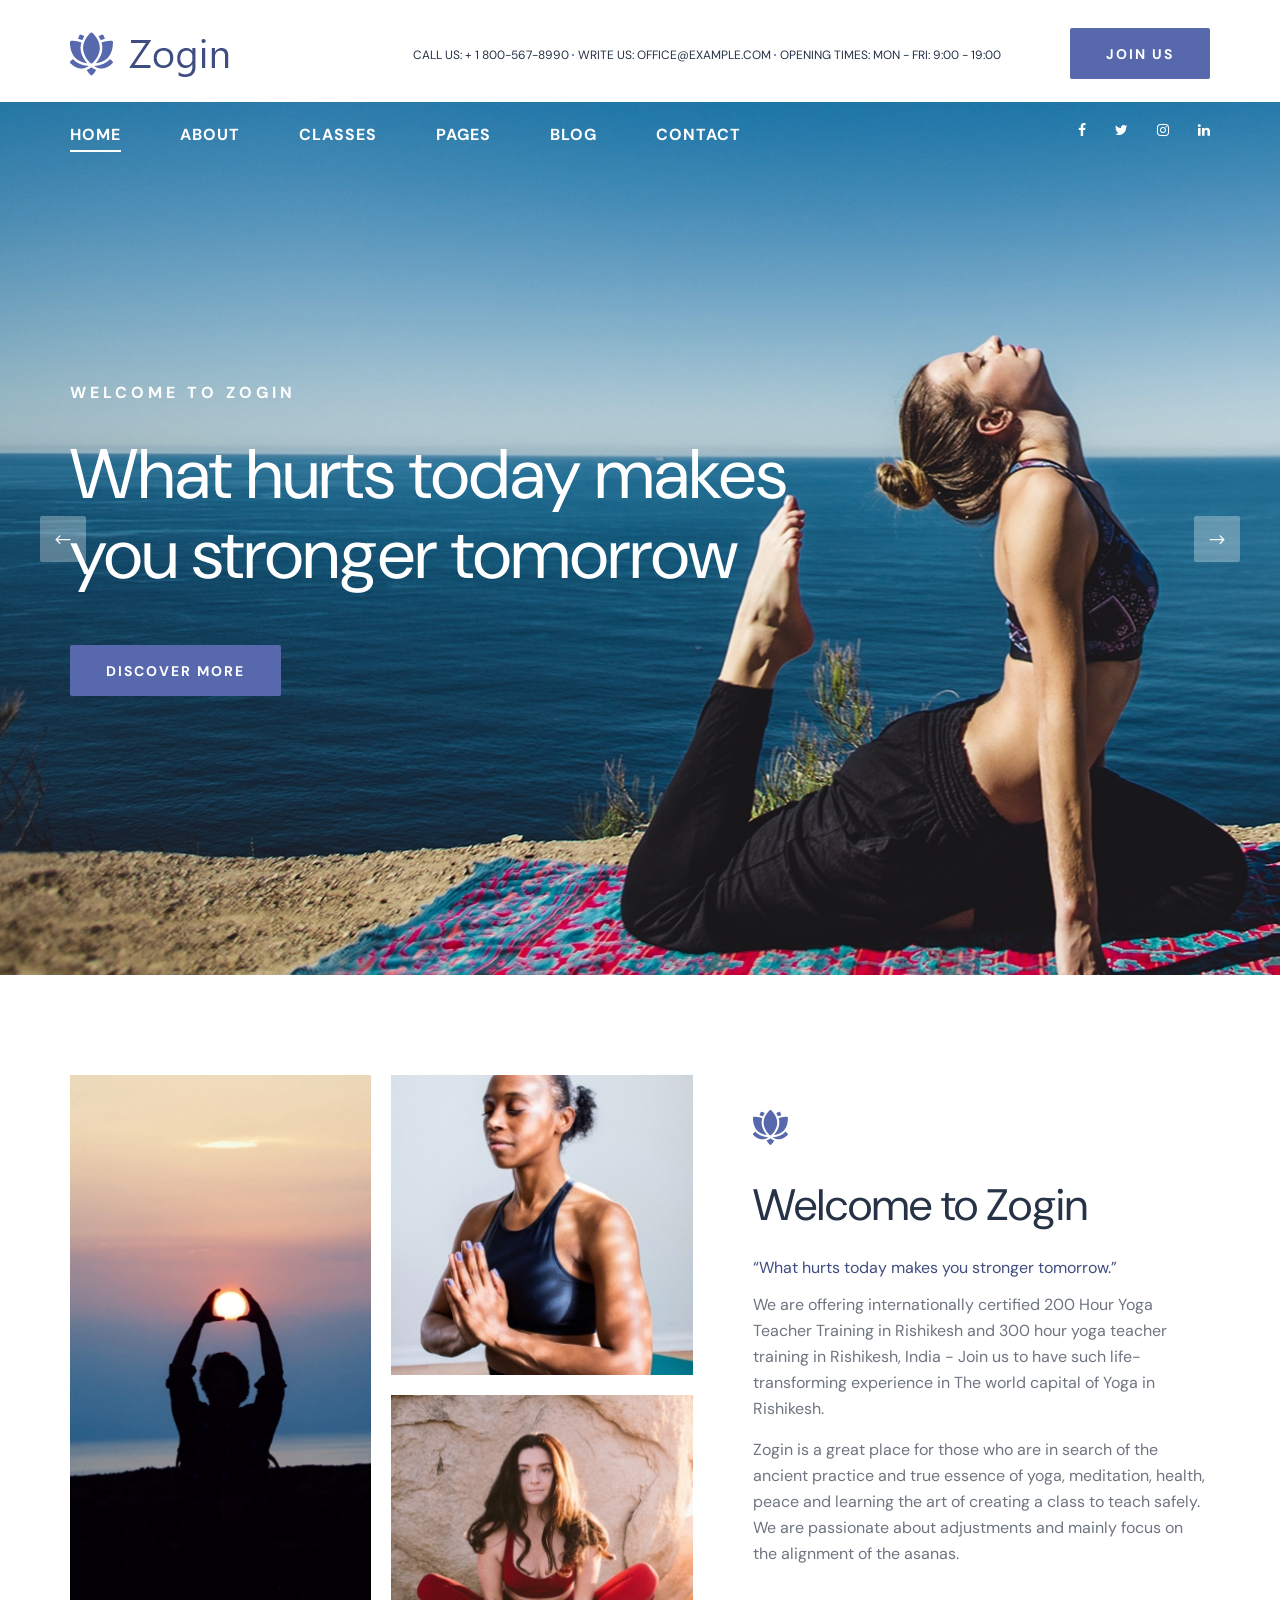
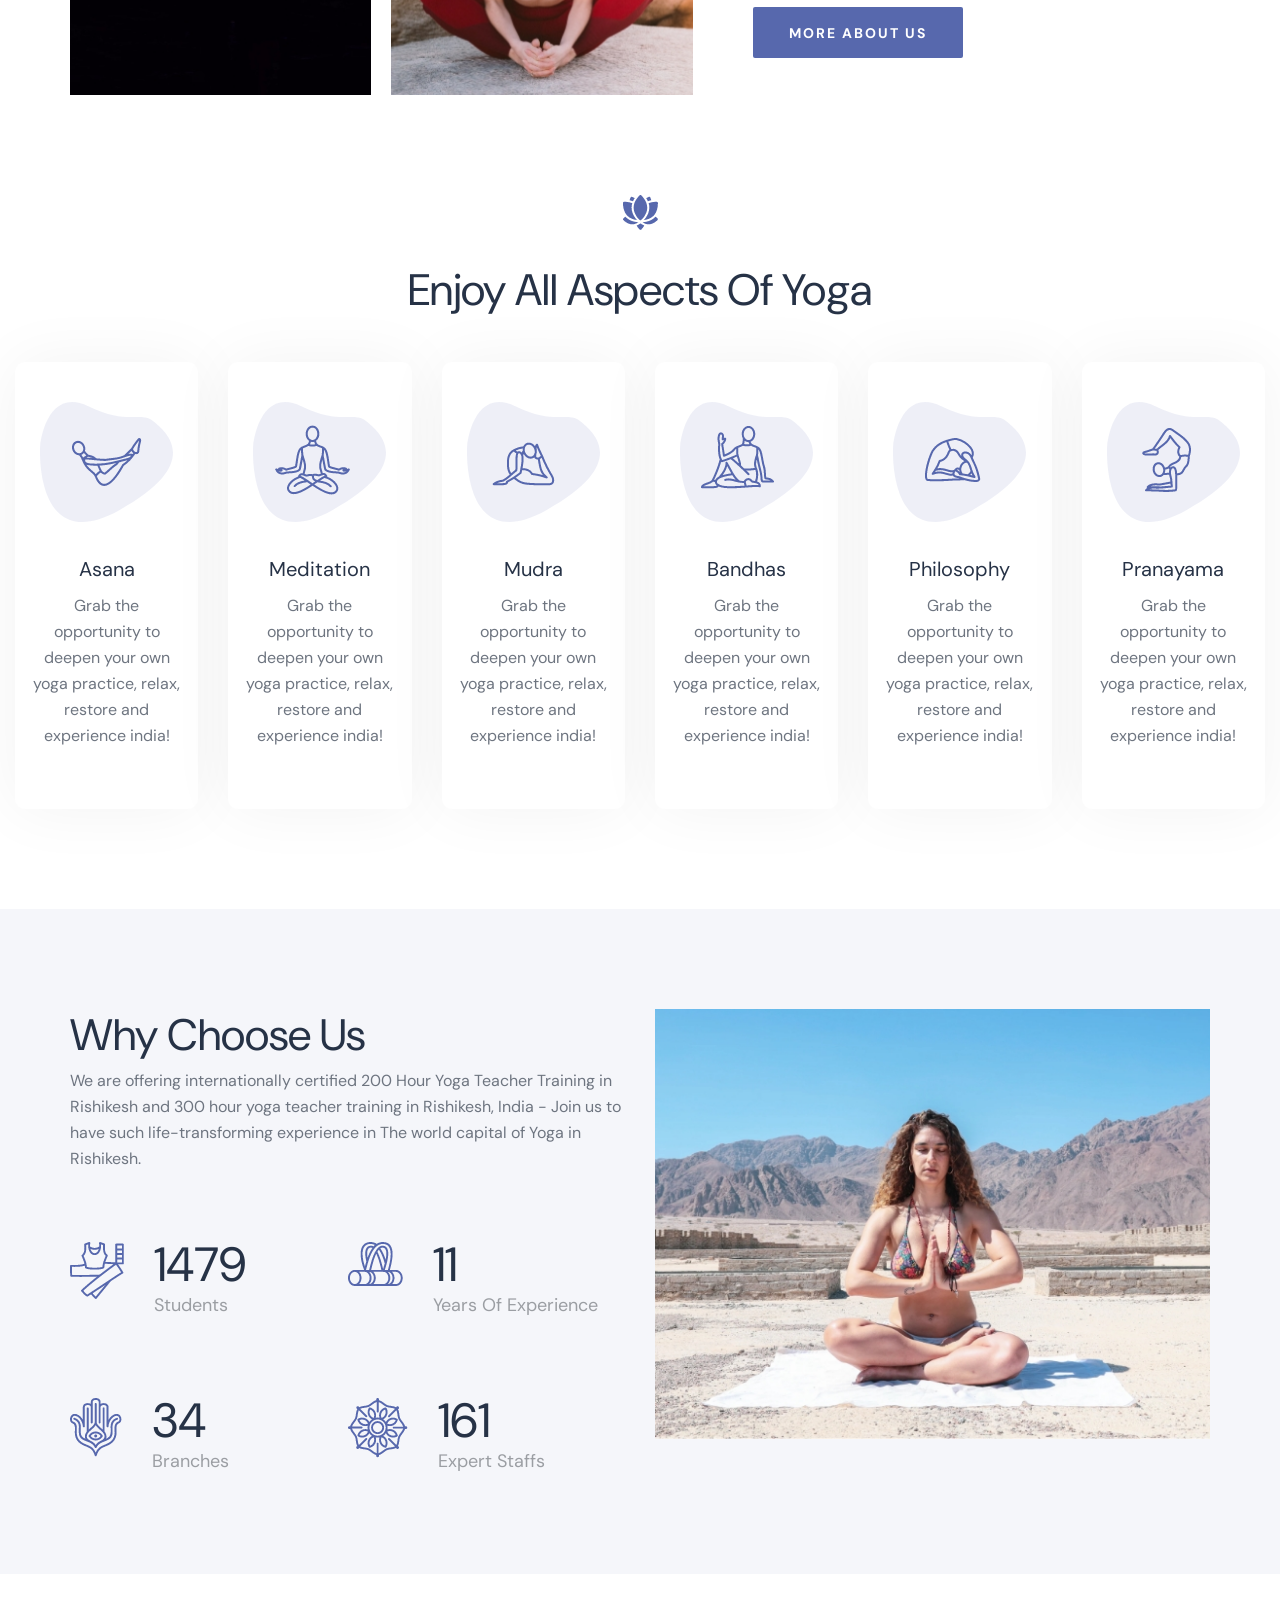
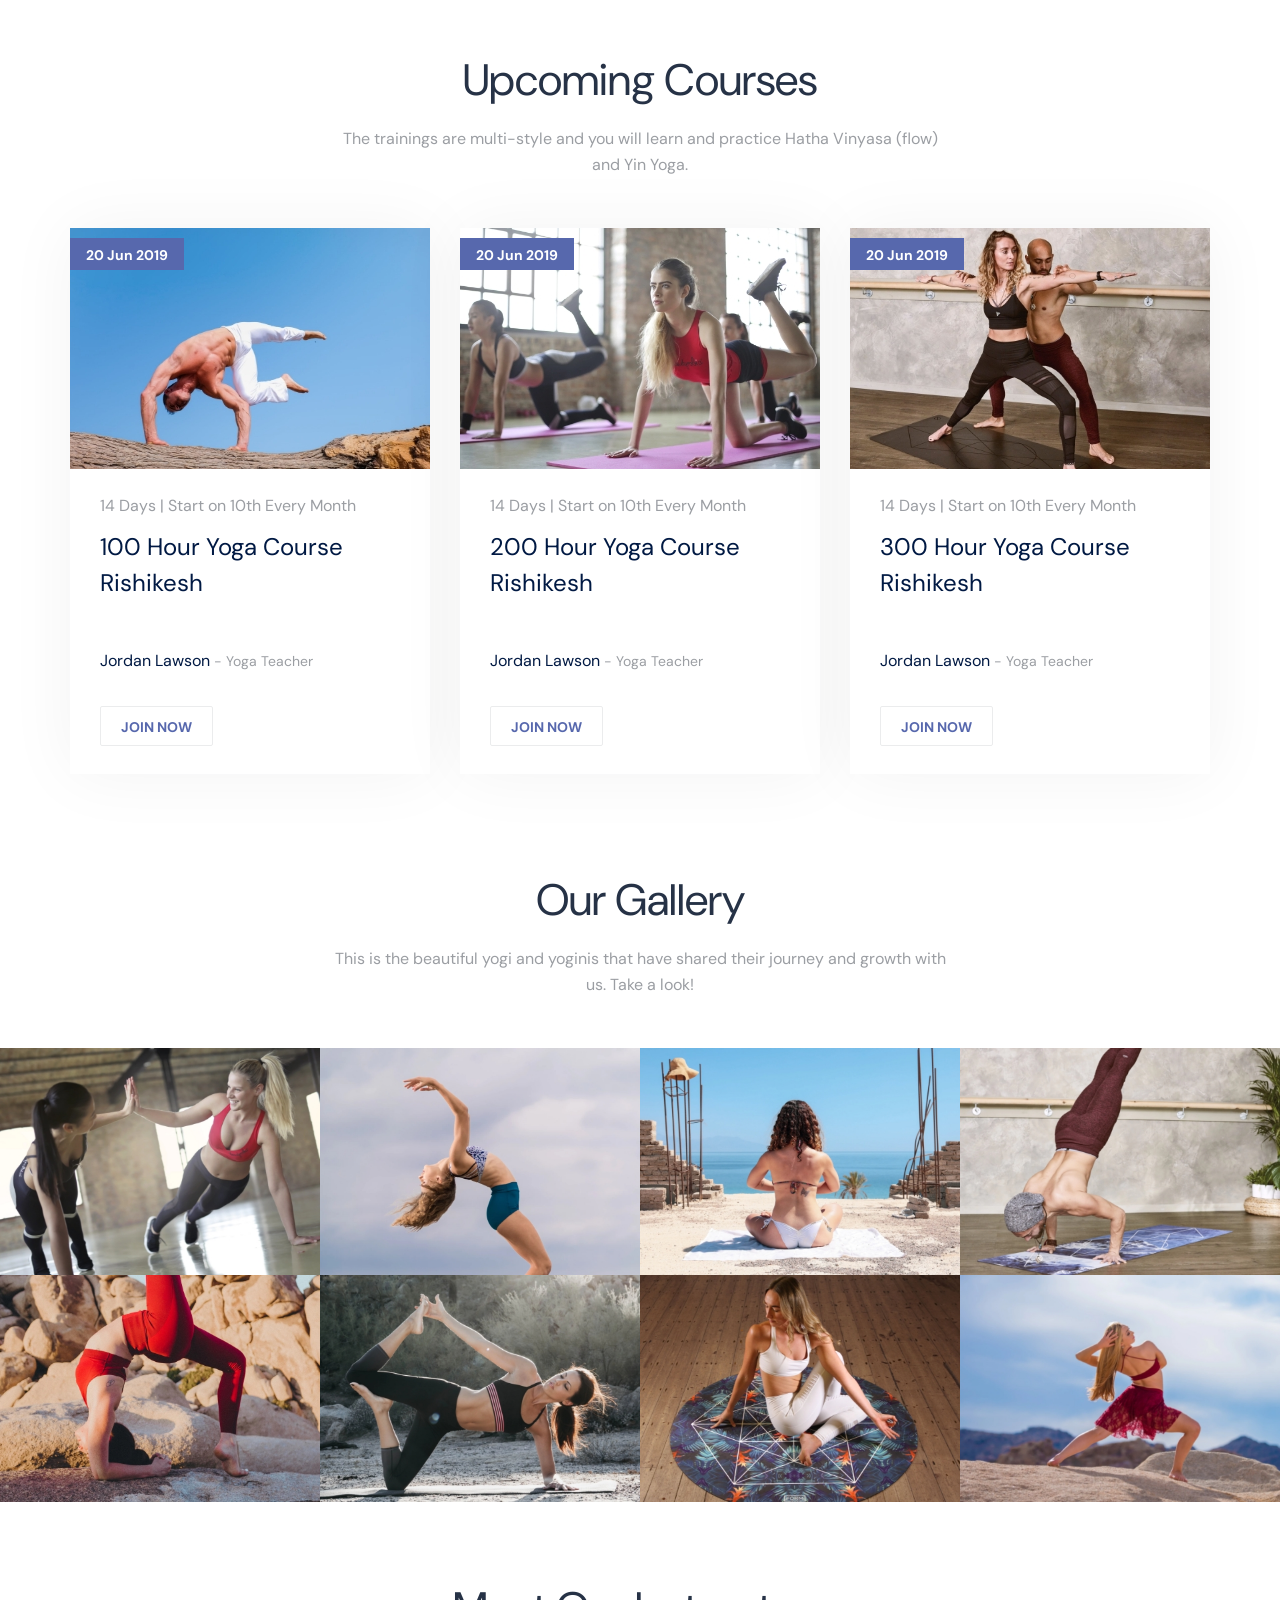
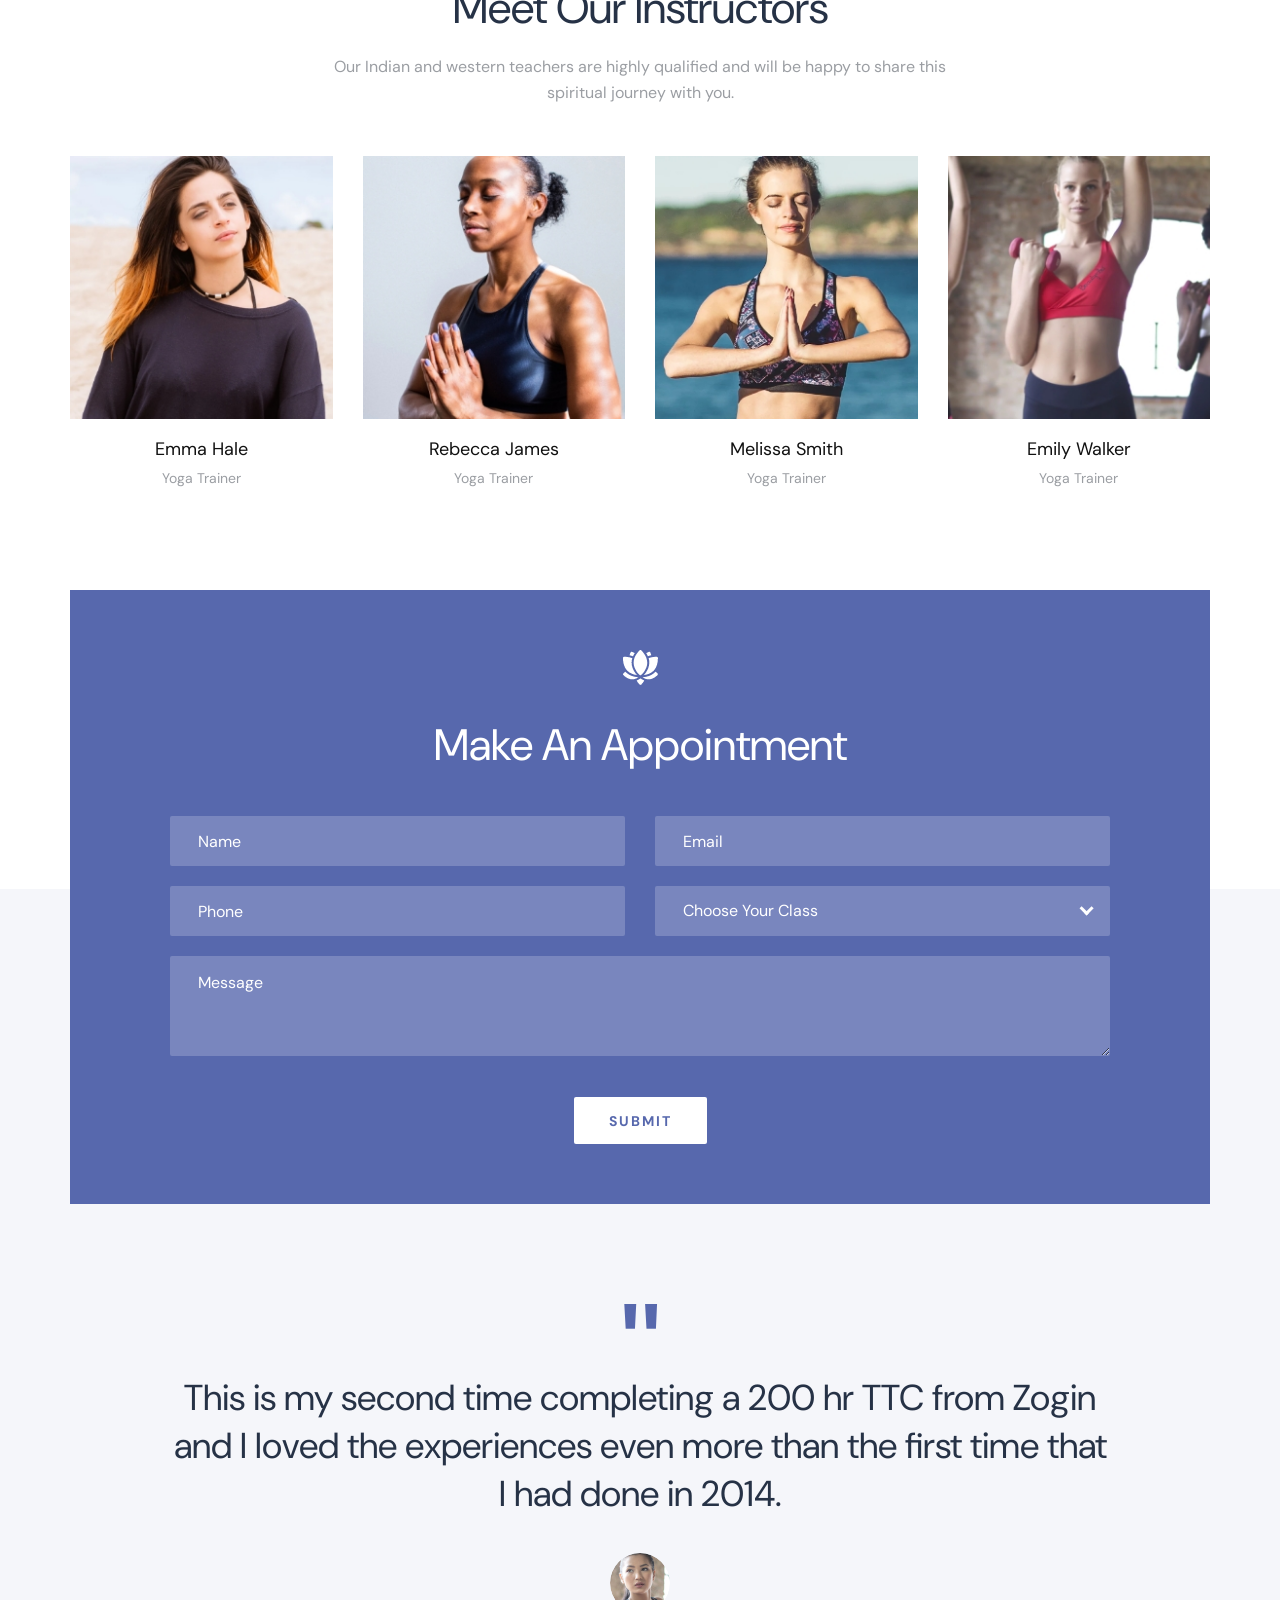
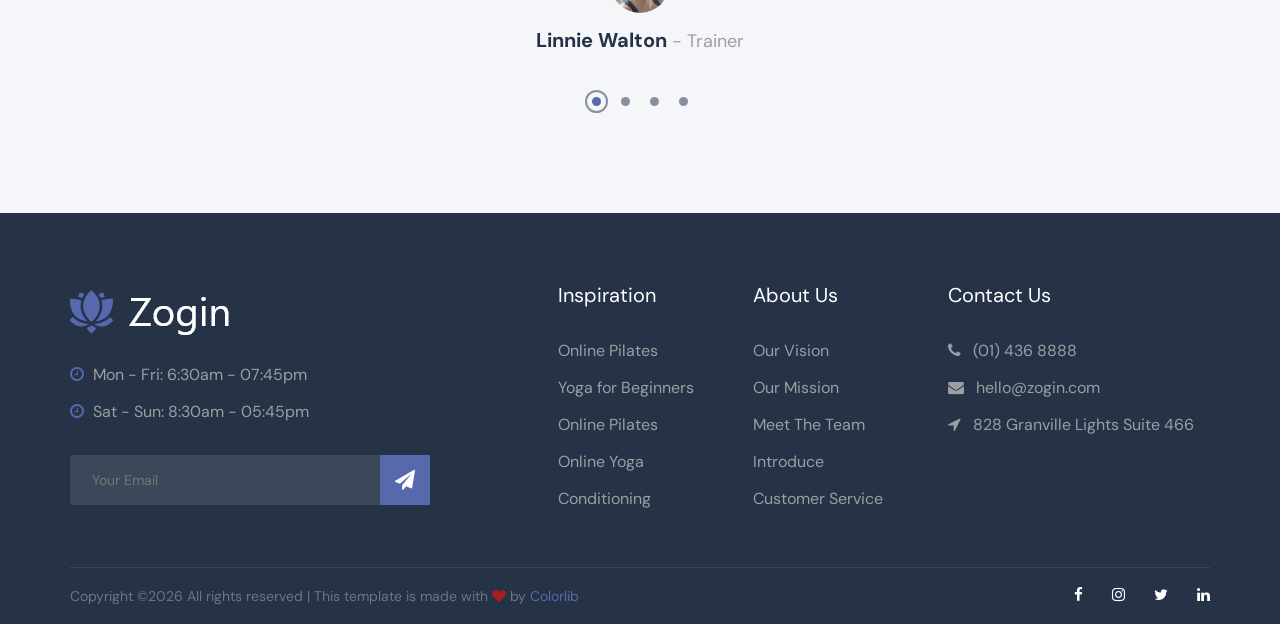
<file: FSDP.UI.MVC/_Archive/index.html>
<!DOCTYPE html>
<html lang="zxx">

<head>
    <meta charset="UTF-8">
    <meta name="description" content="Directing Template">
    <meta name="keywords" content="Directing, unica, creative, html">
    <meta name="viewport" content="width=device-width, initial-scale=1.0">
    <meta http-equiv="X-UA-Compatible" content="ie=edge">
    <title>Zogin | Template</title>

    <!-- Google Font -->
    <link href="https://fonts.googleapis.com/css2?family=DM+Sans:wght@400;500;700&display=swap" rel="stylesheet">

    <!-- Css Styles -->
    <link rel="stylesheet" href="css/bootstrap.min.css" type="text/css">
    <link rel="stylesheet" href="css/font-awesome.min.css" type="text/css">
    <link rel="stylesheet" href="css/elegant-icons.css" type="text/css">
    <link rel="stylesheet" href="css/nice-select.css" type="text/css">
    <link rel="stylesheet" href="css/barfiller.css" type="text/css">
    <link rel="stylesheet" href="css/owl.carousel.min.css" type="text/css">
    <link rel="stylesheet" href="css/slicknav.min.css" type="text/css">
    <link rel="stylesheet" href="css/style.css" type="text/css">
</head>

<body>
    <!-- Page Preloder -->
    <div id="preloder">
        <div class="loader"></div>
    </div>

    <!-- Offcanvas Menu Begin -->
    <div class="offcanvas-menu-overlay"></div>
    <div class="offcanvas-menu">
        <div class="offcanvas__logo">
            <a href="./index.html"><img src="img/logo.png" alt=""></a>
        </div>
        <div id="mobile-menu-wrap"></div>
        <div class="offcanvas__widget">
            <ul>
                <li>CALL US: + 1 800-567-8990</li>
                <li>WRITE US: OFFICE@EXAMPLE.COM</li>
                <li>OPENING TIMES: MON - FRI: 9:00 - 19:00</li>
            </ul>
            <a href="#" class="primary-btn">JOIN US</a>
        </div>
        <nav class="header__menu">
            <ul class="mobile-menu">
                <li class="active"><a href="./index.html">Home</a></li>
                <li><a href="./about-us.html">About</a></li>
                <li><a href="./classes.html">Classes</a></li>
                <li><a href="#">Pages</a>
                    <ul class="dropdown">
                        <li><a href="./classes-details.html">Classes Details</a></li>
                        <li><a href="./blog-details.html">Blog Details</a></li>
                        <li><a href="./pricing.html">Pricing</a></li>
                        <li><a href="./faq.html">Faq</a></li>
                    </ul>
                </li>
                <li><a href="./blog.html">Blog</a></li>
                <li><a href="./contact.html">Contact</a></li>
            </ul>
        </nav>
        <div class="offcanvas__social">
            <a href="#"><i class="fa fa-facebook"></i></a>
            <a href="#"><i class="fa fa-twitter"></i></a>
            <a href="#"><i class="fa fa-instagram"></i></a>
            <a href="#"><i class="fa fa-linkedin"></i></a>
        </div>
    </div>
    <!-- Offcanvas Menu End -->

    <!-- Header Section Begin -->
    <header class="header">
        <div class="header__top">
            <div class="container">
                <div class="row">
                    <div class="col-lg-3 col-md-3">
                        <div class="header__logo">
                            <a href="./index.html"><img src="img/logo.png" alt=""></a>
                        </div>
                    </div>
                    <div class="col-lg-9 col-md-9">
                        <div class="header__top__widget">
                            <ul>
                                <li>CALL US: + 1 800-567-8990</li>
                                <li>WRITE US: OFFICE@EXAMPLE.COM</li>
                                <li>OPENING TIMES: MON - FRI: 9:00 - 19:00</li>
                            </ul>
                            <a href="#" class="primary-btn">JOIN US</a>
                        </div>
                    </div>
                </div>
                <div class="canvas__open">
                    <i class="fa fa-bars"></i>
                </div>
            </div>
        </div>
        <div class="header__nav">
            <div class="container">
                <div class="row">
                    <div class="col-lg-9 col-md-9">
                        <nav class="header__menu">
                            <ul>
                                <li class="active"><a href="./index.html">Home</a></li>
                                <li><a href="./about-us.html">About</a></li>
                                <li><a href="./classes.html">Classes</a></li>
                                <li><a href="#">Pages</a>
                                    <ul class="dropdown">
                                        <li><a href="./classes-details.html">Classes Details</a></li>
                                        <li><a href="./blog-details.html">Blog Details</a></li>
                                        <li><a href="./pricing.html">Pricing</a></li>
                                        <li><a href="./faq.html">Faq</a></li>
                                    </ul>
                                </li>
                                <li><a href="./blog.html">Blog</a></li>
                                <li><a href="./contact.html">Contact</a></li>
                            </ul>
                        </nav>
                    </div>
                    <div class="col-lg-3 col-md-3">
                        <div class="header__social">
                            <a href="#"><i class="fa fa-facebook"></i></a>
                            <a href="#"><i class="fa fa-twitter"></i></a>
                            <a href="#"><i class="fa fa-instagram"></i></a>
                            <a href="#"><i class="fa fa-linkedin"></i></a>
                        </div>
                    </div>
                </div>
            </div>
        </div>
    </header>
    <!-- Header Section End -->

    <!-- Hero Section Begin -->
    <section class="hero">
        <div class="hero__sliders owl-carousel">
            <div class="hero__items set-bg" data-setbg="img/hero/hero-1.jpg">
                <div class="container">
                    <div class="row">
                        <div class="col-lg-8">
                            <div class="hero__text">
                                <span>Welcome to Zogin</span>
                                <h2>What hurts today makes you stronger tomorrow</h2>
                                <a href="#" class="primary-btn">DISCOVER MORE</a>
                            </div>
                        </div>
                    </div>
                </div>
            </div>
            <div class="hero__items set-bg" data-setbg="img/hero/hero-1.jpg">
                <div class="container">
                    <div class="row">
                        <div class="col-lg-8">
                            <div class="hero__text">
                                <span>Welcome to Zogin</span>
                                <h2>What hurts today makes you stronger tomorrow</h2>
                                <a href="#" class="primary-btn">DISCOVER MORE</a>
                            </div>
                        </div>
                    </div>
                </div>
            </div>
        </div>
    </section>
    <!-- Hero Section End -->

    <!-- About Section Begin -->
    <section class="home-about spad">
        <div class="container">
            <div class="row">
                <div class="col-lg-7">
                    <div class="home__about__pic">
                        <div class="home__about__pic__item large-item set-bg" data-setbg="img/about/about-1.jpg"></div>
                        <div class="home__about__pic__item">
                            <div class="home__about__pic__item__inner set-bg" data-setbg="img/about/about-2.jpg"></div>
                            <div class="home__about__pic__item__inner set-bg" data-setbg="img/about/about-3.jpg"></div>
                        </div>
                    </div>
                </div>
                <div class="col-lg-5">
                    <div class="home__about__text">
                        <div class="section-title">
                            <img src="img/icon.png" alt="">
                            <h2>Welcome to Zogin</h2>
                        </div>
                        <span>“What hurts today makes you stronger tomorrow.”</span>
                        <p>We are offering internationally certified 200 Hour Yoga Teacher Training in Rishikesh and 300
                            hour yoga teacher training in Rishikesh, India - Join us to have such life-transforming
                            experience in The world capital of Yoga in Rishikesh.</p>
                        <p class="para-2">Zogin is a great place for those who are in search of the ancient practice and
                            true essence of yoga, meditation, health, peace and learning the art of creating a class to
                            teach safely. We are passionate about adjustments and mainly focus on the alignment of the
                            asanas.</p>
                        <a href="#" class="primary-btn">MORE ABOUT US</a>
                    </div>
                </div>
            </div>
        </div>
    </section>
    <!-- About Section End -->

    <!-- Services Section Begin -->
    <section class="services spad">
        <div class="container">
            <div class="row">
                <div class="col-lg-12">
                    <div class="section-title">
                        <img src="img/icon.png" alt="">
                        <h2>Enjoy All Aspects Of Yoga</h2>
                    </div>
                </div>
            </div>
        </div>
        <div class="container-fluid">
            <div class="services__list">
                <div class="row">
                    <div class="col-xl-2 col-md-4 col-sm-6">
                        <div class="services__item">
                            <img src="img/services/services-1.png" alt="">
                            <h5>Asana</h5>
                            <p>Grab the opportunity to deepen your own yoga practice, relax, restore and experience
                                india!</p>
                        </div>
                    </div>
                    <div class="col-xl-2 col-md-4 col-sm-6">
                        <div class="services__item">
                            <img src="img/services/services-2.png" alt="">
                            <h5>Meditation</h5>
                            <p>Grab the opportunity to deepen your own yoga practice, relax, restore and experience
                                india!</p>
                        </div>
                    </div>
                    <div class="col-xl-2 col-md-4 col-sm-6">
                        <div class="services__item">
                            <img src="img/services/services-3.png" alt="">
                            <h5>Mudra</h5>
                            <p>Grab the opportunity to deepen your own yoga practice, relax, restore and experience
                                india!</p>
                        </div>
                    </div>
                    <div class="col-xl-2 col-md-4 col-sm-6">
                        <div class="services__item">
                            <img src="img/services/services-4.png" alt="">
                            <h5>Bandhas</h5>
                            <p>Grab the opportunity to deepen your own yoga practice, relax, restore and experience
                                india!</p>
                        </div>
                    </div>
                    <div class="col-xl-2 col-md-4 col-sm-6">
                        <div class="services__item">
                            <img src="img/services/services-5.png" alt="">
                            <h5>Philosophy</h5>
                            <p>Grab the opportunity to deepen your own yoga practice, relax, restore and experience
                                india!</p>
                        </div>
                    </div>
                    <div class="col-xl-2 col-md-4 col-sm-6">
                        <div class="services__item">
                            <img src="img/services/services-6.png" alt="">
                            <h5>Pranayama</h5>
                            <p>Grab the opportunity to deepen your own yoga practice, relax, restore and experience
                                india!</p>
                        </div>
                    </div>
                </div>
            </div>
        </div>
    </section>
    <!-- Services Section End -->

    <!-- Chooseus Section Begin -->
    <section class="chooseus spad">
        <div class="container">
            <div class="row">
                <div class="col-lg-6">
                    <div class="chooseus__text">
                        <h2>Why Choose Us</h2>
                        <p>We are offering internationally certified 200 Hour Yoga Teacher Training in Rishikesh and 300
                            hour yoga teacher training in Rishikesh, India - Join us to have such life-transforming
                            experience in The world capital of Yoga in Rishikesh.</p>
                    </div>
                    <div class="chooseus__item">
                        <div class="chooseus__item__icon">
                            <img src="img/chooseus/choose-1.png" alt="">
                        </div>
                        <div class="chooseus__item__text">
                            <h2 class="choose-counter">2146</h2>
                            <p>Students</p>
                        </div>
                    </div>
                    <div class="chooseus__item">
                        <div class="chooseus__item__icon">
                            <img src="img/chooseus/choose-2.png" alt="">
                        </div>
                        <div class="chooseus__item__text">
                            <h2 class="choose-counter">15</h2>
                            <p>Years Of Experience</p>
                        </div>
                    </div>
                    <div class="chooseus__item">
                        <div class="chooseus__item__icon">
                            <img src="img/chooseus/choose-3.png" alt="">
                        </div>
                        <div class="chooseus__item__text">
                            <h2 class="choose-counter">48</h2>
                            <p>Branches</p>
                        </div>
                    </div>
                    <div class="chooseus__item">
                        <div class="chooseus__item__icon">
                            <img src="img/chooseus/choose-4.png" alt="">
                        </div>
                        <div class="chooseus__item__text">
                            <h2 class="choose-counter">234</h2>
                            <p>Expert Staffs</p>
                        </div>
                    </div>
                </div>
                <div class="col-lg-6">
                    <div class="chooseus__pic">
                        <img src="img/chooseus/choose-pic.jpg" alt="">
                    </div>
                </div>
            </div>
        </div>
    </section>
    <!-- Chooseus Section End -->

    <!-- Classes Section Begin -->
    <section class="upcoming-classes spad">
        <div class="container">
            <div class="row">
                <div class="col-lg-12">
                    <div class="section-title normal-title">
                        <h2>Upcoming Courses</h2>
                        <p>The trainings are multi-style and you will learn and practice Hatha Vinyasa (flow)<br /> and
                            Yin Yoga.</p>
                    </div>
                </div>
            </div>
            <div class="row">
                <div class="col-lg-4 col-md-6 col-sm-6">
                    <div class="classes__item">
                        <div class="classes__item__pic set-bg" data-setbg="img/classes/classes-1.jpg">
                            <span>20 Jun 2019</span>
                        </div>
                        <div class="classes__item__text">
                            <p>14 Days | Start on 10th Every Month</p>
                            <h4><a href="#">100 Hour Yoga Course Rishikesh</a></h4>
                            <h6>Jordan Lawson <span>- Yoga Teacher</span></h6>
                            <a href="#" class="class-btn">JOIN NOW</a>
                        </div>
                    </div>
                </div>
                <div class="col-lg-4 col-md-6 col-sm-6">
                    <div class="classes__item">
                        <div class="classes__item__pic set-bg" data-setbg="img/classes/classes-2.jpg">
                            <span>20 Jun 2019</span>
                        </div>
                        <div class="classes__item__text">
                            <p>14 Days | Start on 10th Every Month</p>
                            <h4><a href="#">200 Hour Yoga Course Rishikesh</a></h4>
                            <h6>Jordan Lawson <span>- Yoga Teacher</span></h6>
                            <a href="#" class="class-btn">JOIN NOW</a>
                        </div>
                    </div>
                </div>
                <div class="col-lg-4 col-md-6 col-sm-6">
                    <div class="classes__item">
                        <div class="classes__item__pic set-bg" data-setbg="img/classes/classes-3.jpg">
                            <span>20 Jun 2019</span>
                        </div>
                        <div class="classes__item__text">
                            <p>14 Days | Start on 10th Every Month</p>
                            <h4><a href="#">300 Hour Yoga Course Rishikesh</a></h4>
                            <h6>Jordan Lawson <span>- Yoga Teacher</span></h6>
                            <a href="#" class="class-btn">JOIN NOW</a>
                        </div>
                    </div>
                </div>
            </div>
        </div>
    </section>
    <!-- Classes Section End -->

    <!-- Gallery Section Begin -->
    <section class="gallery">
        <div class="container">
            <div class="row">
                <div class="col-lg-12">
                    <div class="section-title normal-title">
                        <h2>Our Gallery</h2>
                        <p>This is the beautiful yogi and yoginis that have shared their journey and growth with<br />
                            us. Take a look!</p>
                    </div>
                </div>
            </div>
        </div>
        <div class="container-fluid">
            <div class="row">
                <div class="col-lg-3 col-md-4 col-6 p-0">
                    <div class="gallery__pic">
                        <img src="img/gallery/gallery-1.jpg" alt="">
                    </div>
                </div>
                <div class="col-lg-3 col-md-4 col-6 p-0">
                    <div class="gallery__pic">
                        <img src="img/gallery/gallery-2.jpg" alt="">
                    </div>
                </div>
                <div class="col-lg-3 col-md-4 col-6 p-0">
                    <div class="gallery__pic">
                        <img src="img/gallery/gallery-3.jpg" alt="">
                    </div>
                </div>
                <div class="col-lg-3 col-md-4 col-6 p-0">
                    <div class="gallery__pic">
                        <img src="img/gallery/gallery-4.jpg" alt="">
                    </div>
                </div>
                <div class="col-lg-3 col-md-4 col-6 p-0">
                    <div class="gallery__pic">
                        <img src="img/gallery/gallery-5.jpg" alt="">
                    </div>
                </div>
                <div class="col-lg-3 col-md-4 col-6 p-0">
                    <div class="gallery__pic">
                        <img src="img/gallery/gallery-6.jpg" alt="">
                    </div>
                </div>
                <div class="col-lg-3 col-md-4 col-6 p-0">
                    <div class="gallery__pic">
                        <img src="img/gallery/gallery-7.jpg" alt="">
                    </div>
                </div>
                <div class="col-lg-3 col-md-4 col-6 p-0">
                    <div class="gallery__pic">
                        <img src="img/gallery/gallery-8.jpg" alt="">
                    </div>
                </div>
            </div>
        </div>
    </section>
    <!-- Gallery Section End -->

    <!-- Team Section Begin -->
    <section class="instructor spad">
        <div class="container">
            <div class="row">
                <div class="col-lg-12">
                    <div class="section-title normal-title">
                        <h2>Meet Our Instructors</h2>
                        <p>Our Indian and western teachers are highly qualified and will be happy to share this<br />
                            spiritual journey with you.</p>
                    </div>
                </div>
            </div>
            <div class="row">
                <div class="col-lg-3 col-md-4 col-sm-6">
                    <div class="instructor__item">
                        <div class="instructor__item__pic">
                            <img src="img/instructor/instructor-1.jpg" alt="">
                        </div>
                        <div class="instructor__item__text">
                            <h5>Emma Hale</h5>
                            <span>Yoga Trainer</span>
                        </div>
                    </div>
                </div>
                <div class="col-lg-3 col-md-4 col-sm-6">
                    <div class="instructor__item">
                        <div class="instructor__item__pic">
                            <img src="img/instructor/instructor-2.jpg" alt="">
                        </div>
                        <div class="instructor__item__text">
                            <h5>Rebecca James</h5>
                            <span>Yoga Trainer</span>
                        </div>
                    </div>
                </div>
                <div class="col-lg-3 col-md-4 col-sm-6">
                    <div class="instructor__item">
                        <div class="instructor__item__pic">
                            <img src="img/instructor/instructor-3.jpg" alt="">
                        </div>
                        <div class="instructor__item__text">
                            <h5>Melissa Smith</h5>
                            <span>Yoga Trainer</span>
                        </div>
                    </div>
                </div>
                <div class="col-lg-3 col-md-4 col-sm-6">
                    <div class="instructor__item">
                        <div class="instructor__item__pic">
                            <img src="img/instructor/instructor-4.jpg" alt="">
                        </div>
                        <div class="instructor__item__text">
                            <h5>Emily Walker</h5>
                            <span>Yoga Trainer</span>
                        </div>
                    </div>
                </div>
            </div>
        </div>
    </section>
    <!-- Team Section End -->

    <!-- Appoinment Section Begin -->
    <section class="appointment">
        <div class="container">
            <div class="appointment__text">
                <div class="row">
                    <div class="col-lg-12">
                        <div class="section-title">
                            <img src="img/icon-white.png" alt="">
                            <h2>Make An Appointment</h2>
                        </div>
                    </div>
                </div>
                <form action="#" class="appointment__form">
                    <div class="row">
                        <div class="col-lg-6">
                            <input type="text" placeholder="Name">
                        </div>
                        <div class="col-lg-6">
                            <input type="text" placeholder="Email">
                        </div>
                        <div class="col-lg-6">
                            <input type="text" placeholder="Phone">
                        </div>
                        <div class="col-lg-6">
                            <select class="class-select">
                                <option value="">Choose Your Class</option>
                            </select>
                        </div>
                        <div class="col-lg-12 text-center">
                            <textarea placeholder="Message"></textarea>
                            <button type="submit">Submit</button>
                        </div>
                    </div>
                </form>
            </div>
        </div>
    </section>
    <!-- Appoinment Section End -->

    <!-- Testimonial Section Begin -->
    <section class="testimonial spad">
        <div class="container">
            <div class="testimonial__slider owl-carousel">
                <div class="testimonial__item">
                    <div class="row d-flex justify-content-center">
                        <div class="col-lg-10">
                            <div class="testimonial__text">
                                <p>This is my second time completing a 200 hr TTC from Zogin and I loved the experiences
                                    even more than the first time that I had done in 2014.</p>
                                <img src="img/testimonial/testimonial-1.png" alt="">
                                <h5>Linnie Walton <span>- Trainer</span></h5>
                            </div>
                        </div>
                    </div>
                </div>
                <div class="testimonial__item">
                    <div class="row d-flex justify-content-center">
                        <div class="col-lg-10">
                            <div class="testimonial__text">
                                <p>This is my second time completing a 200 hr TTC from Zogin and I loved the experiences
                                    even more than the first time that I had done in 2015.</p>
                                <img src="img/testimonial/testimonial-1.png" alt="">
                                <h5>Linnie Walton <span>- Trainer</span></h5>
                            </div>
                        </div>
                    </div>
                </div>
                <div class="testimonial__item">
                    <div class="row d-flex justify-content-center">
                        <div class="col-lg-10">
                            <div class="testimonial__text">
                                <p>This is my second time completing a 200 hr TTC from Zogin and I loved the experiences
                                    even more than the first time that I had done in 2016.</p>
                                <img src="img/testimonial/testimonial-1.png" alt="">
                                <h5>Linnie Walton <span>- Trainer</span></h5>
                            </div>
                        </div>
                    </div>
                </div>
                <div class="testimonial__item">
                    <div class="row d-flex justify-content-center">
                        <div class="col-lg-10">
                            <div class="testimonial__text">
                                <p>This is my second time completing a 200 hr TTC from Zogin and I loved the experiences
                                    even more than the first time that I had done in 2017.</p>
                                <img src="img/testimonial/testimonial-1.png" alt="">
                                <h5>Linnie Walton <span>- Trainer</span></h5>
                            </div>
                        </div>
                    </div>
                </div>
            </div>
        </div>
    </section>
    <!-- Testimonial Section End -->

    <!-- Footer Section Begin -->
    <section class="footer">
        <div class="container">
            <div class="row">
                <div class="col-lg-4 col-md-6 col-sm-6">
                    <div class="footer__about">
                        <img src="img/footer-logo.png" alt="">
                        <ul>
                            <li><i class="fa fa-clock-o"></i> Mon - Fri: 6:30am - 07:45pm</li>
                            <li><i class="fa fa-clock-o"></i> Sat - Sun: 8:30am - 05:45pm</li>
                        </ul>
                        <form action="#" class="subscribe-form">
                            <input type="text" placeholder="Your Email">
                            <button type="submit"><i class="fa fa-send"></i></button>
                        </form>
                    </div>
                </div>
                <div class="col-lg-2 offset-lg-1 col-md-3 col-sm-6">
                    <div class="footer__widget">
                        <h5>Inspiration</h5>
                        <ul>
                            <li><a href="#">Online Pilates</a></li>
                            <li><a href="#">Yoga for Beginners</a></li>
                            <li><a href="#">Online Pilates</a></li>
                            <li><a href="#">Online Yoga</a></li>
                            <li><a href="#">Conditioning</a></li>
                        </ul>
                    </div>
                </div>
                <div class="col-lg-2 col-md-3 col-sm-6">
                    <div class="footer__widget">
                        <h5>About Us</h5>
                        <ul>
                            <li><a href="#">Our Vision</a></li>
                            <li><a href="#">Our Mission</a></li>
                            <li><a href="#">Meet The Team</a></li>
                            <li><a href="#">Introduce</a></li>
                            <li><a href="#">Customer Service</a></li>
                        </ul>
                    </div>
                </div>
                <div class="col-lg-3 col-md-6 col-sm-6">
                    <div class="footer__widget">
                        <h5>Contact Us</h5>
                        <ul class="footer-address">
                            <li><i class="fa fa-phone"></i> (01) 436 8888</li>
                            <li><i class="fa fa-envelope"></i> hello@zogin.com</li>
                            <li><i class="fa fa-location-arrow"></i> 828 Granville Lights Suite 466</li>
                        </ul>
                    </div>
                </div>
            </div>
            <div class="footer__copyright">
                <div class="row">
                    <div class="col-lg-6 col-md-6 col-sm-6">
                        <!-- Link back to Colorlib can't be removed. Template is licensed under CC BY 3.0. -->
                        <div class="footer__copyright__text">
                            <p>Copyright &copy;<script>document.write(new Date().getFullYear());</script> All rights reserved | This template is made with <i class="fa fa-heart" aria-hidden="true"></i> by <a href="https://colorlib.com" target="_blank">Colorlib</a></p>
                        </div>
                        <!-- Link back to Colorlib can't be removed. Template is licensed under CC BY 3.0. -->
                    </div>
                    <div class="col-lg-6 col-md-6 col-sm-6">
                        <div class="footer__copyright__social">
                            <a href="#"><i class="fa fa-facebook"></i></a>
                            <a href="#"><i class="fa fa-instagram"></i></a>
                            <a href="#"><i class="fa fa-twitter"></i></a>
                            <a href="#"><i class="fa fa-linkedin"></i></a>
                        </div>
                    </div>
                </div>
            </div>
        </div>
    </section>
    <!-- Footer Section End -->

    <!-- Js Plugins -->
    <script src="js/jquery-3.3.1.min.js"></script>
    <script src="js/bootstrap.min.js"></script>
    <script src="js/jquery.nice-select.min.js"></script>
    <script src="js/jquery.barfiller.js"></script>
    <script src="js/jquery.slicknav.js"></script>
    <script src="js/owl.carousel.min.js"></script>
    <script src="js/main.js"></script>
</body>

</html>
</file>
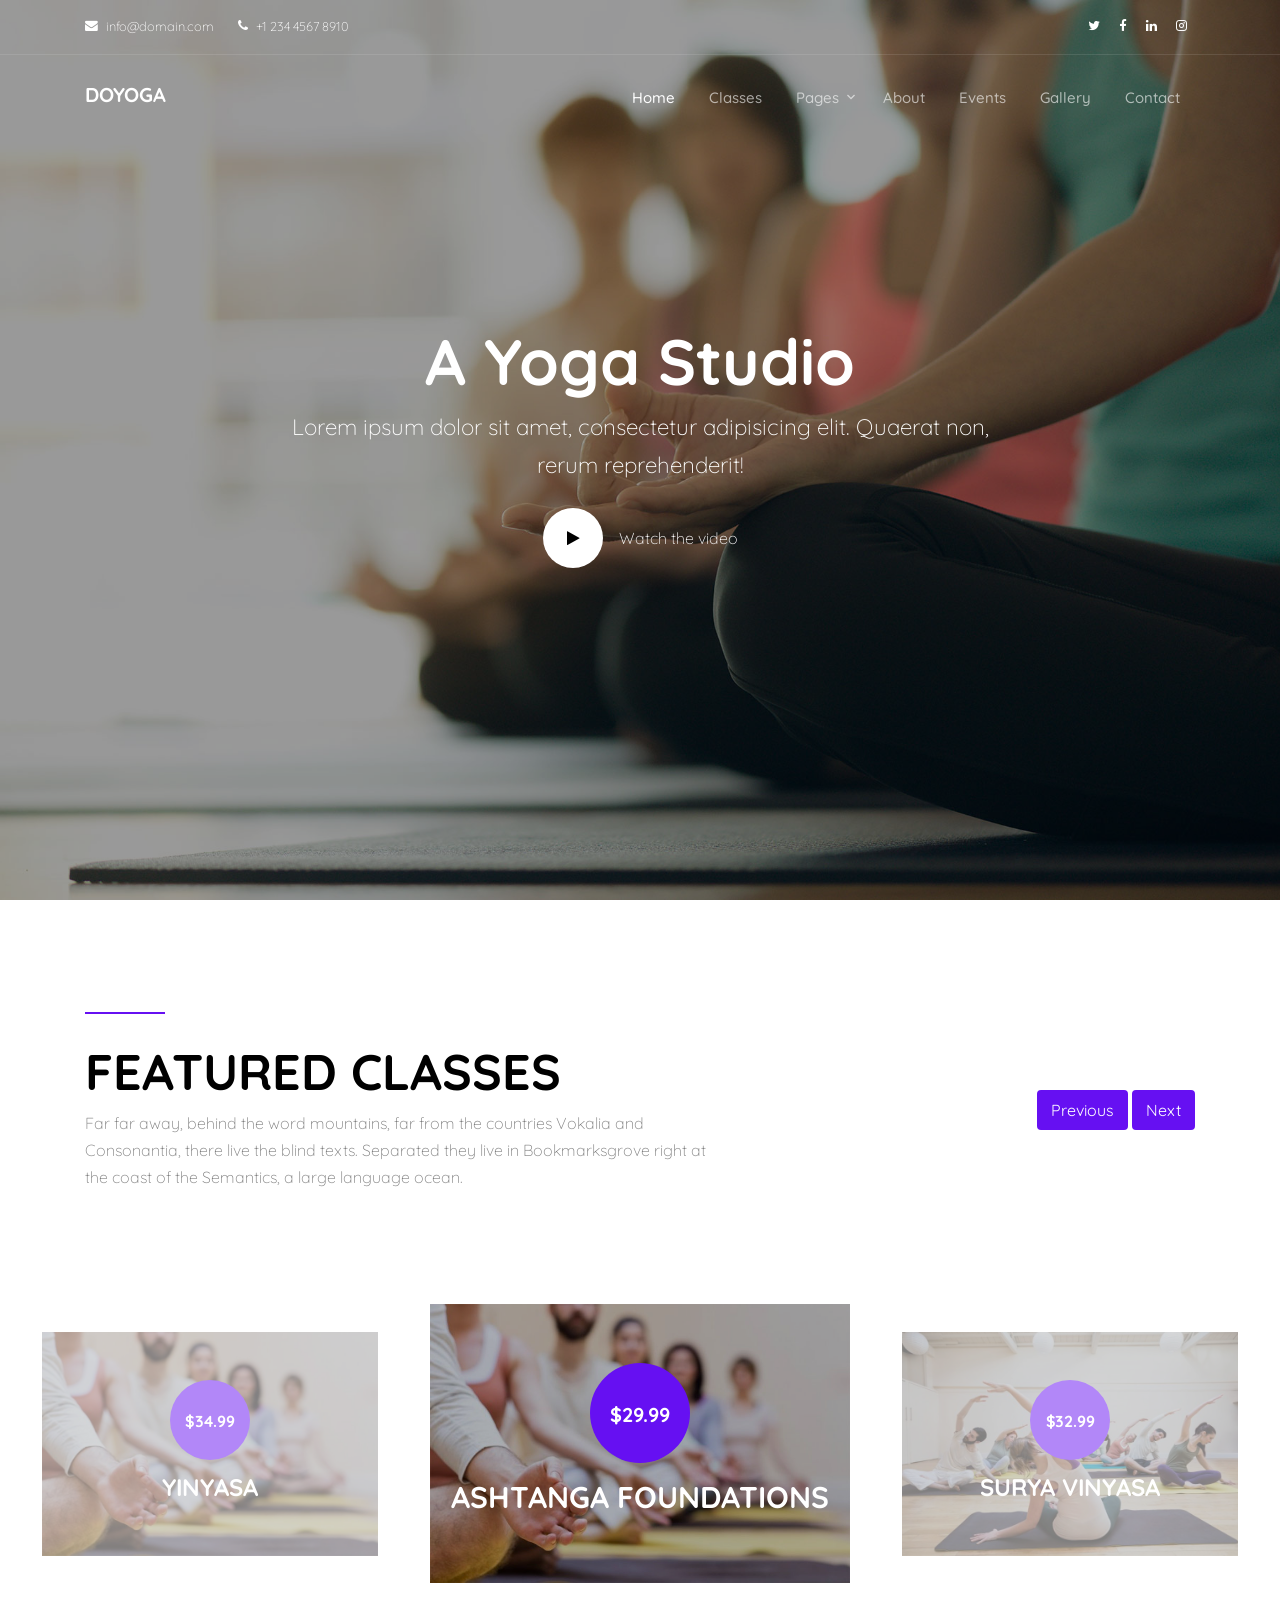
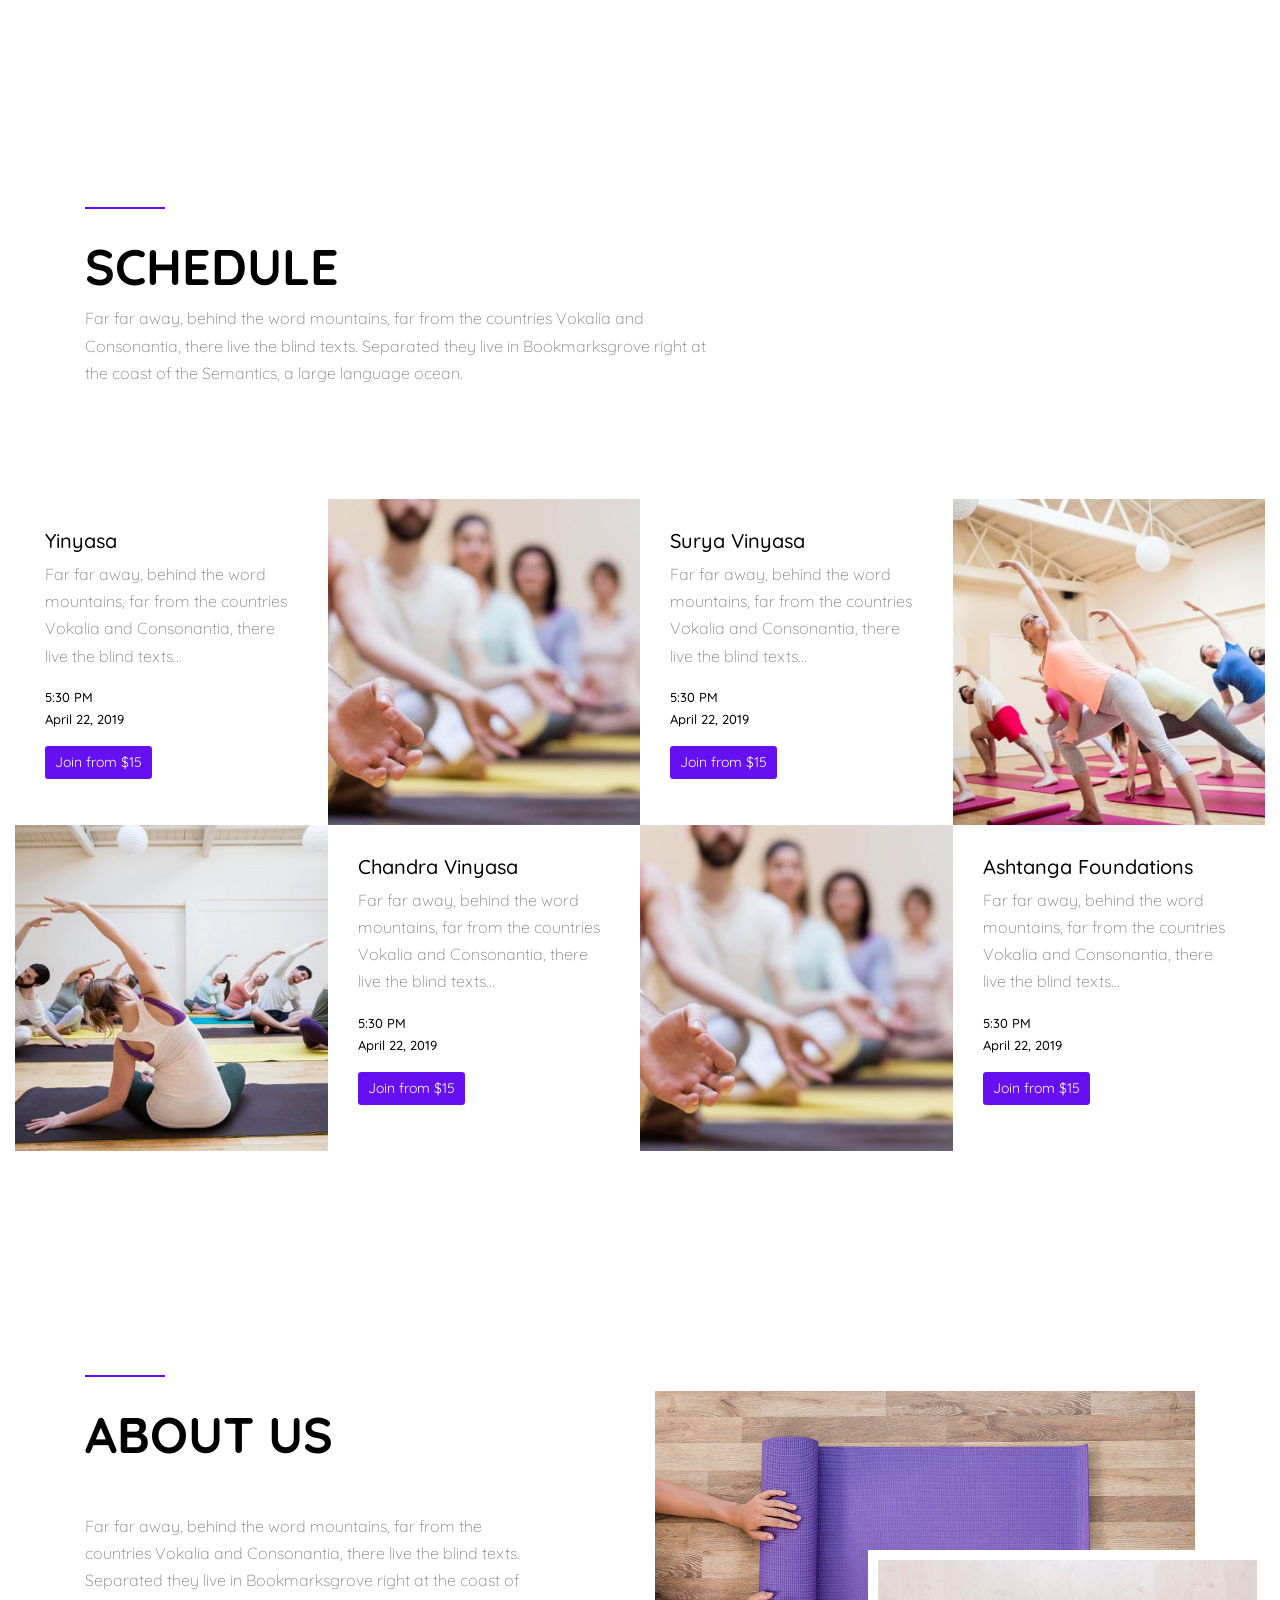
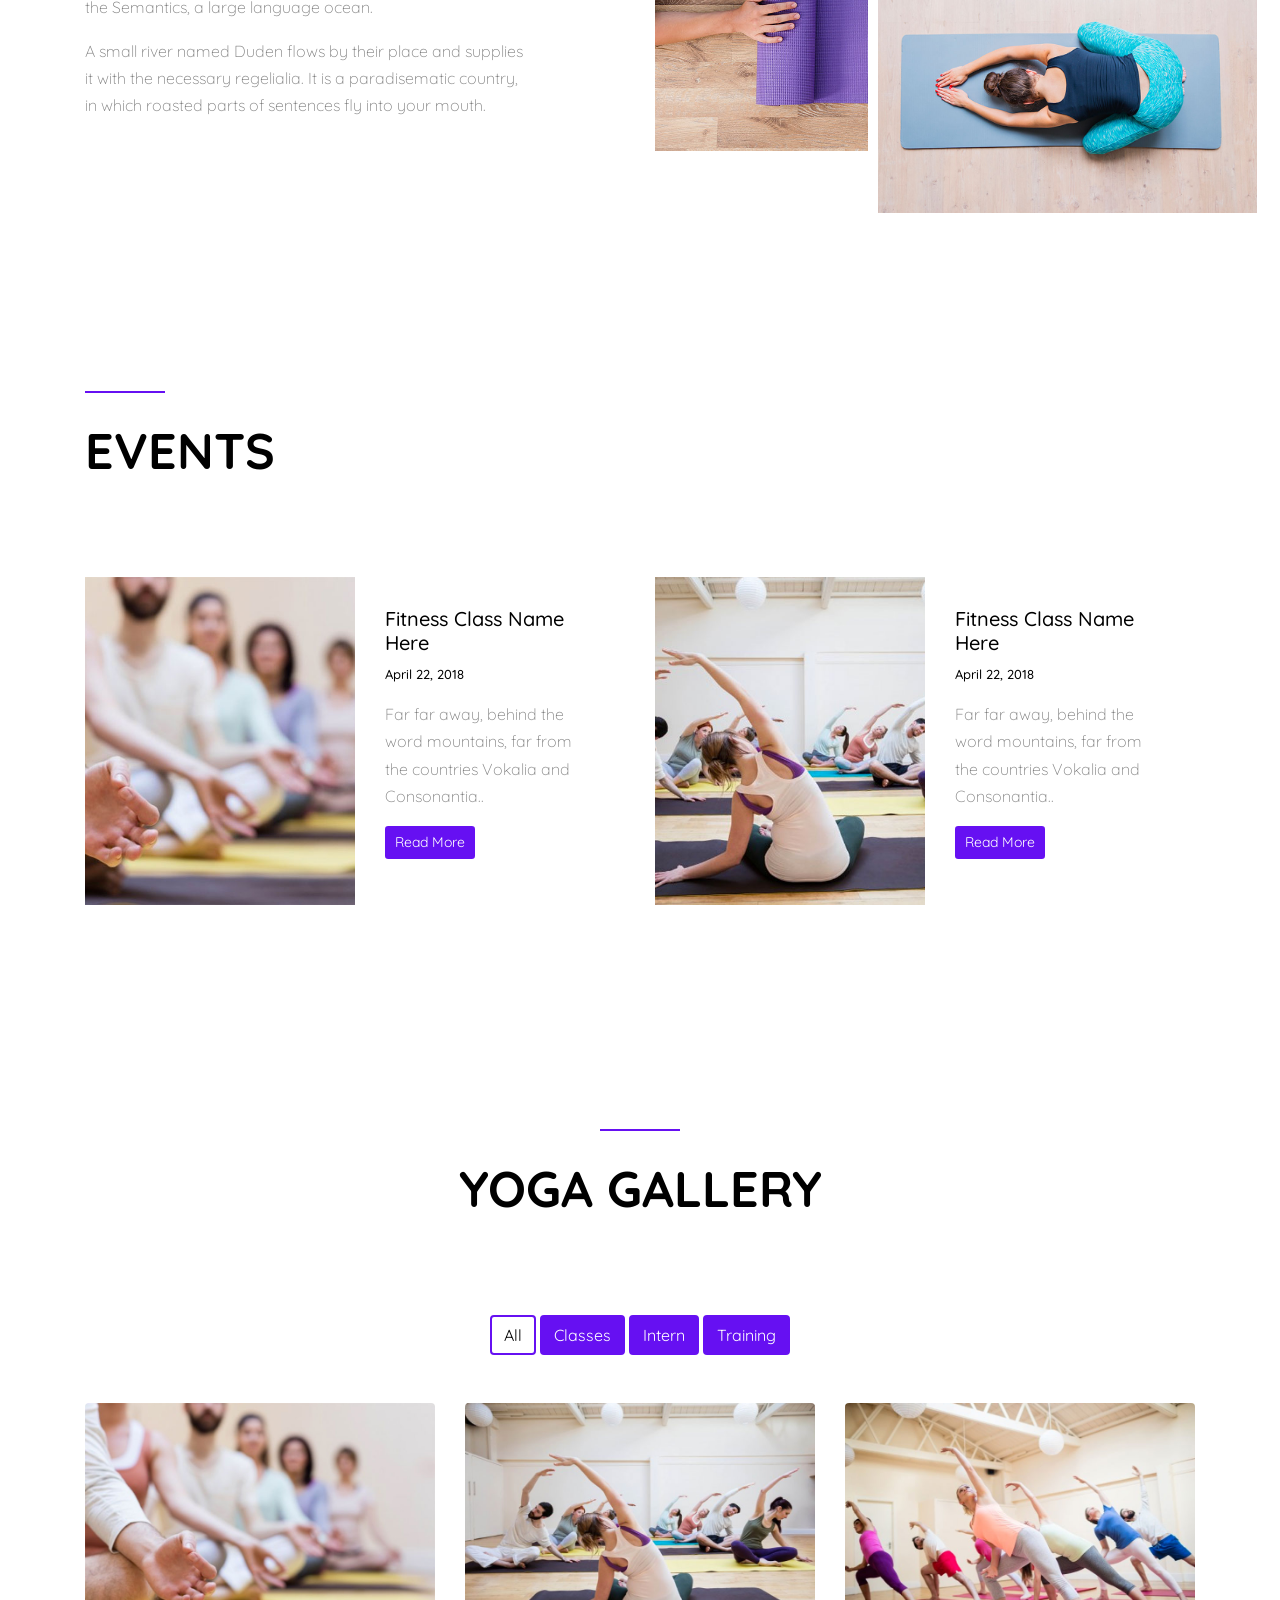
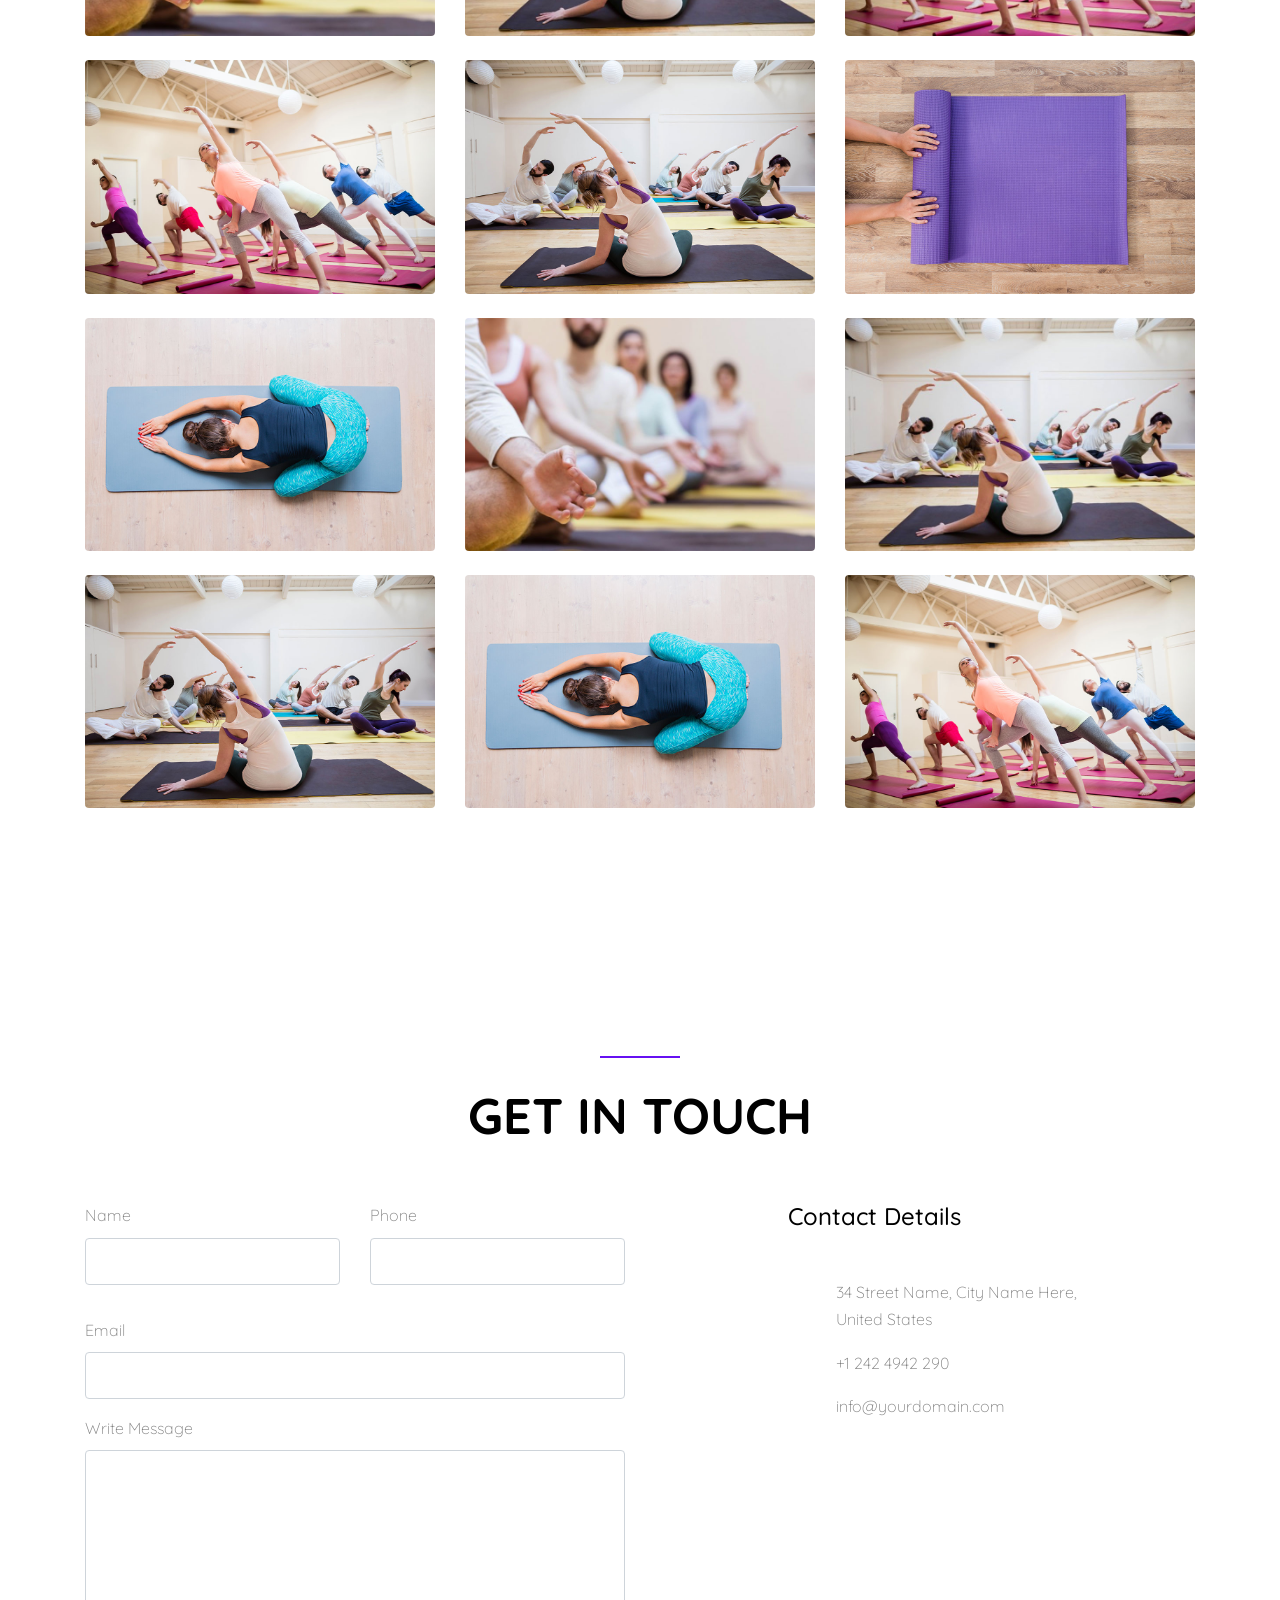
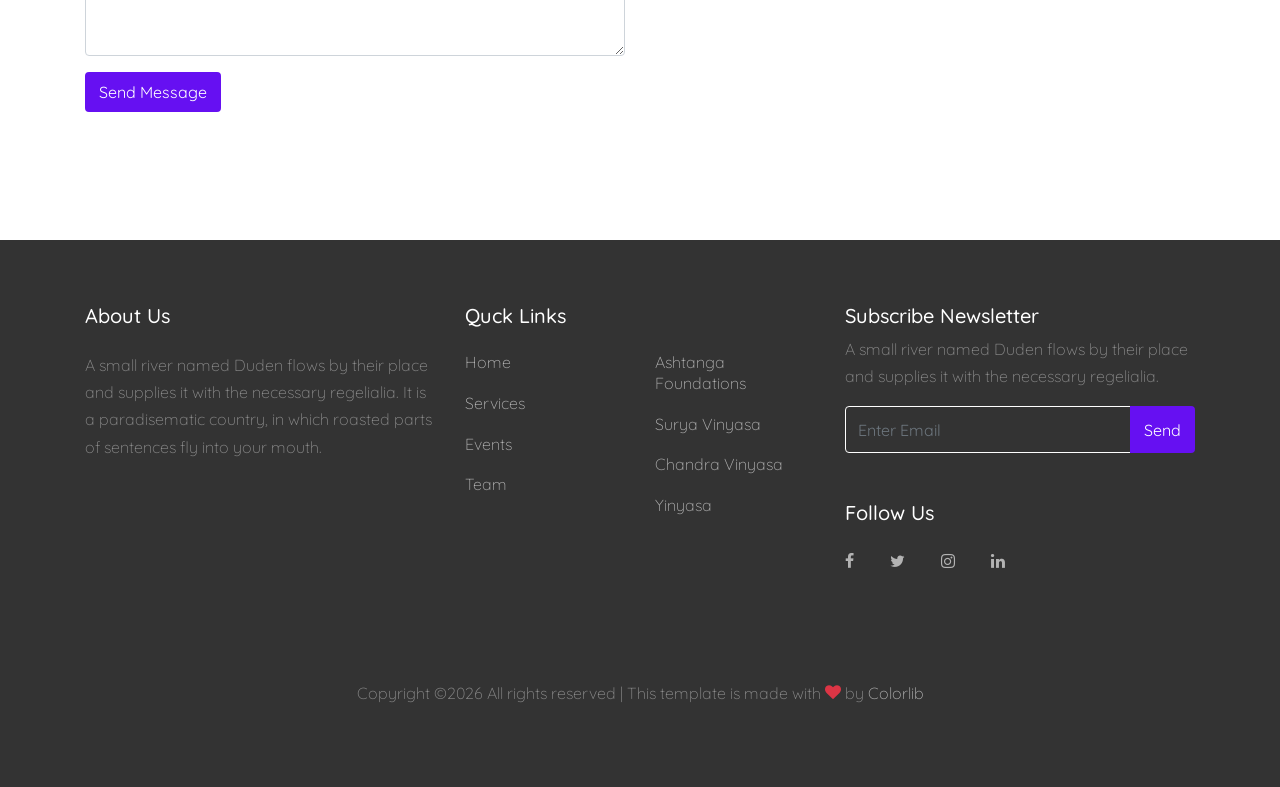
<file: FSDP.UI.MVC/_Archive/_Archive2/index.html>
<!DOCTYPE html>
<html lang="en">
  <head>
    <title>DoYoga &mdash; Website Template by Colorlib</title>
    <meta charset="utf-8">
    <meta name="viewport" content="width=device-width, initial-scale=1, shrink-to-fit=no">

    <link href="https://fonts.googleapis.com/css?family=Quicksand:400,500,700" rel="stylesheet">
    <link rel="stylesheet" href="fonts/icomoon/style.css">
    <link rel="stylesheet" href="css/bootstrap.min.css">
    <link rel="stylesheet" href="css/magnific-popup.css">
    <link rel="stylesheet" href="css/jquery-ui.css">
    <link rel="stylesheet" href="css/owl.carousel.min.css">
    <link rel="stylesheet" href="css/owl.theme.default.min.css">
    <link rel="stylesheet" href="css/bootstrap-datepicker.css">
    
    
    <link rel="stylesheet" href="fonts/flaticon/font/flaticon.css">
  
    <link rel="stylesheet" href="css/aos.css">
    <link rel="stylesheet" href="css/jquery.fancybox.min.css">
    

    <link rel="stylesheet" href="css/style.css">
    
  </head>
  <body data-spy="scroll" data-target=".site-navbar-target" data-offset="300">
  
  <div id="overlayer"></div>
  <div class="loader">
    <div class="spinner-border text-primary" role="status">
      <span class="sr-only">Loading...</span>
    </div>
  </div>

  <div class="site-wrap">

    <div class="site-mobile-menu site-navbar-target">
      <div class="site-mobile-menu-header">
        <div class="site-mobile-menu-close mt-3">
          <span class="icon-close2 js-menu-toggle"></span>
        </div>
      </div>
      <div class="site-mobile-menu-body"></div>
    </div> <!-- .site-mobile-menu -->
    
    
    <div class="site-navbar-wrap">
      <div class="site-navbar-top">
        <div class="container py-3">
          <div class="row align-items-center">
            <div class="col-6">
              <div class="d-flex mr-auto">
                <a href="#" class="d-flex align-items-center mr-4">
                  <span class="icon-envelope mr-2"></span>
                  <span class="d-none d-md-inline-block">info@domain.com</span>
                </a>
                <a href="#" class="d-flex align-items-center mr-auto">
                  <span class="icon-phone mr-2"></span>
                  <span class="d-none d-md-inline-block">+1 234 4567 8910</span>
                </a>
              </div>
            </div>
            <div class="col-6 text-right">
              <div class="mr-auto">
                <a href="#" class="p-2 pl-0"><span class="icon-twitter"></span></a>
                <a href="#" class="p-2 pl-0"><span class="icon-facebook"></span></a>
                <a href="#" class="p-2 pl-0"><span class="icon-linkedin"></span></a>
                <a href="#" class="p-2 pl-0"><span class="icon-instagram"></span></a>
              </div>
              
            </div>
          </div>
        </div>
      </div>

      <div class="site-navbar site-navbar-target js-sticky-header">
        <div class="container">
          <div class="row align-items-center">
            <div class="col-2">
              <h1 class="my-0 site-logo"><a href="index.html">DoYoga</a></h1>
            </div>
            <div class="col-10">
              <nav class="site-navigation text-right" role="navigation">
                <div class="container">
                  <div class="d-inline-block d-lg-none ml-md-0 mr-auto py-3"><a href="#" class="site-menu-toggle js-menu-toggle text-white"><span class="icon-menu h3"></span></a></div>

                  <ul class="site-menu main-menu js-clone-nav d-none d-lg-block">
                    <li><a href="#home-section" class="nav-link">Home</a></li>
                    <li><a href="#classes-section" class="nav-link">Classes</a></li>
                    <li class="has-children">
                      <a href="classes.html" class="nav-link">Pages</a>
                      <ul class="dropdown arrow-top">
                        <li><a href="team.html" class="nav-link">Team</a></li>
                        <li><a href="pricing.html" class="nav-link">Pricing</a></li>
                        <li><a href="faq.html" class="nav-link">FAQ</a></li>
                        <li class="has-children">
                          <a href="#">More Links</a>
                          <ul class="dropdown">
                            <li><a href="#">Menu One</a></li>
                            <li><a href="#">Menu Two</a></li>
                            <li><a href="#">Menu Three</a></li>
                          </ul>
                        </li>
                      </ul>
                    </li>
                    <li><a href="#about-section" class="nav-link">About</a></li>
                    <li><a href="#events-section" class="nav-link">Events</a></li>
                    <li><a href="#gallery-section" class="nav-link">Gallery</a></li>
                    <li><a href="#contact-section" class="nav-link">Contact</a></li>
                  </ul>
                </div>
              </nav>
            </div>
          </div>
        </div>
      </div>
    </div>
    
    <div class="site-blocks-cover overlay" style="background-image: url(images/doyoga_hero_1.jpg);" data-aos="fade" data-stellar-background-ratio="0.5"id="home-section">
      <div class="container">
        <div class="row align-items-center text-center justify-content-center">
          <div class="col-md-8">
           
            <h1 class="font-weight-bold">A Yoga Studio</h1>
            <p class="sub-text mb-4 d-block">Lorem ipsum dolor sit amet, consectetur adipisicing elit. Quaerat non, rerum reprehenderit!</p>
             <a data-fancybox data-ratio="2" href="https://vimeo.com/332538199" class="d-inline-flex align-items-center">
              <span class="play-button d-block mr-3">
                <span class="icon-play"></span>
              </span>
              <span class="text-white">Watch the video</span>
            </a>
          </div>
        </div>
      </div>
    </div>  

    
    <section class="site-section" id="classes-section">

      <div class="clearfix mb-5 pb-5">
        <div class="container">
          <div class="row">
            <div class="col-md-7 text-left heading-wrap">
              <h2 class="mt-0">Featured Classes</h2>
              <p>Far far away, behind the word mountains, far from the countries Vokalia and Consonantia, there live the blind texts. Separated they live in Bookmarksgrove right at the coast of the Semantics, a large language ocean.</p>
            </div>
            <div class="col-md-5 align-self-center text-md-right">
              <a href="#" class="btn btn-primary customPrevBtn">Previous</a>
              <a href="#" class="btn btn-primary customNextBtn">Next</a>
            </div>
          </div>
        </div>
      </div>

      <div class="owl-carousel centernonloop">
        <a href="#" class="item-class">
          <div class="text">
            <p class="class-price">$29.99</p>
            <h2 class="class-heading">Ashtanga Foundations</h2>
          </div>
          <img src="images/doyoga_img_1.jpg" alt="" class="img-fluid">
        </a>
        <a href="#" class="item-class">
          <div class="text">
            <p class="class-price">$32.99</p>
            <h2 class="class-heading">Surya Vinyasa</h2>
          </div>
          <img src="images/doyoga_img_2.jpg" alt="" class="img-fluid">
        </a>
        <a href="#" class="item-class">
          <div class="text">
            <p class="class-price">$22.99</p>
            <h2 class="class-heading">Chandra Vinyasa</h2>
          </div>
          <img src="images/doyoga_img_3.jpg" alt="" class="img-fluid">
        </a>
        <a href="#" class="item-class">
          <div class="text">
            <p class="class-price">$34.99</p>
            <h2 class="class-heading">Yinyasa</h2>
          </div>
          <img src="images/doyoga_img_1.jpg" alt="" class="img-fluid">
        </a>
      </div>
    </section> <!-- .section -->

    <section class="site-section" id="schedule-section">
        <div class="container">
          <div class="row mb-5">
            <div class="col-md-7 text-left heading-wrap mb-5">
              <h2 class="mt-0">Schedule</h2>
              <p>Far far away, behind the word mountains, far from the countries Vokalia and Consonantia, there live the blind texts. Separated they live in Bookmarksgrove right at the coast of the Semantics, a large language ocean.</p>
            </div>
            
          </div>
        </div>

        <div class="container-fluid">

          <div class="row no-gutters">
            <div class="col-md-6">
              <div class="sched d-block d-lg-flex">
                <div class="bg-image order-2" style="background-image: url('images/doyoga_img_1.jpg');"></div>
                <div class="text order-1">
                  <h3>Yinyasa</h3>
                  <p>Far far away, behind the word mountains, far from the countries Vokalia and Consonantia, there live the blind texts...</p>
                  <p class="sched-time">
                    <span><span class="fa fa-clock-o"></span> 5:30 PM</span> <br>
                    <span><span class="fa fa-calendar"></span> April 22, 2019</span> <br>
                  </p>
                  <p><a href="#" class="btn btn-primary btn-sm">Join from $15</a></p>
                  
                </div>
                
              </div>

              <div class="sched d-block d-lg-flex">
                <div class="bg-image" style="background-image: url('images/doyoga_img_2.jpg');"></div>
                <div class="text">
                  <h3>Chandra Vinyasa</h3>
                  <p>Far far away, behind the word mountains, far from the countries Vokalia and Consonantia, there live the blind texts...</p>
                  <p class="sched-time">
                    <span><span class="fa fa-clock-o"></span> 5:30 PM</span> <br>
                    <span><span class="fa fa-calendar"></span> April 22, 2019</span> <br>
                  </p>
                  <p><a href="#" class="btn btn-primary btn-sm">Join from $15</a></p>
                  
                </div>
                
              </div>

            </div>

            <div class="col-md-6">
              <div class="sched d-block d-lg-flex">
                <div class="bg-image order-2" style="background-image: url('images/doyoga_img_3.jpg');"></div>
                <div class="text order-1">
                  <h3>Surya Vinyasa</h3>
                  <p>Far far away, behind the word mountains, far from the countries Vokalia and Consonantia, there live the blind texts...</p>
                  <p class="sched-time">
                    <span><span class="fa fa-clock-o"></span> 5:30 PM</span> <br>
                    <span><span class="fa fa-calendar"></span> April 22, 2019</span> <br>
                  </p>
                  <p><a href="#" class="btn btn-primary btn-sm">Join from $15</a></p>
                  
                </div>
                
              </div>

              <div class="sched d-block d-lg-flex">
                <div class="bg-image" style="background-image: url('images/doyoga_img_1.jpg');"></div>
                <div class="text">
                  <h3>Ashtanga Foundations</h3>
                  <p>Far far away, behind the word mountains, far from the countries Vokalia and Consonantia, there live the blind texts...</p>
                  <p class="sched-time">
                    <span><span class="fa fa-clock-o"></span> 5:30 PM</span> <br>
                    <span><span class="fa fa-calendar"></span> April 22, 2019</span> <br>
                  </p>
                  <p><a href="#" class="btn btn-primary btn-sm">Join from $15</a></p>
                  
                </div>
                
              </div>

            </div>
          </div>
        </div>
      
      </div>
    </section> <!-- .section -->

    <section class="site-section" id="about-section">
      <div class="container">
        <div class="row">
          <div class="col-md-5 mr-auto">
            <div class="text-left heading-wrap mb-5">
              <h2 class="mt-0 mb-5">About Us</h2>
              <p>Far far away, behind the word mountains, far from the countries Vokalia and Consonantia, there live the blind texts. Separated they live in Bookmarksgrove right at the coast of the Semantics, a large language ocean.</p>
              <p>A small river named Duden flows by their place and supplies it with the necessary regelialia. It is a paradisematic country, in which roasted parts of sentences fly into your mouth.</p>
            </div>
          </div>
          <div class="col-md-6 position-relative align-self-center">
            <img src="images/doyoga_about_3.jpg" alt="Image" class="img-overlap-1">
            <img src="images/doyoga_about_4.jpg" alt="Image" class="img-overlap-2">
          </div>
        </div>
      </div>
    </section>

    <section class="site-section" id="events-section">
      <div class="container">

        <div class="row">
          <div class="col-12 heading-wrap text-left mb-5">
            <h2 class="mb-5">Events</h2>
          </div>
        
          <div class="col-md-6">
            <div class="blog d-block d-lg-flex">
              <div class="bg-image" style="background-image: url('images/doyoga_img_1.jpg');"></div>
              <div class="text">
                <h3>Fitness Class Name Here</h3>
                <p class="sched-time">
                  <span><span class="fa fa-calendar"></span> April 22, 2018</span> <br>
                </p>
                <p>Far far away, behind the word mountains, far from the countries Vokalia and Consonantia..</p>
                
                <p><a href="#" class="btn btn-primary btn-sm">Read More</a></p>
                
              </div>
              
            </div>
          </div>
          <div class="col-md-6">
            <div class="blog d-block d-lg-flex">
              <div class="bg-image" style="background-image: url('images/doyoga_img_2.jpg');"></div>
              <div class="text">
                <h3>Fitness Class Name Here</h3>
                <p class="sched-time">
                  <span><span class="fa fa-calendar"></span> April 22, 2018</span> <br>
                </p>
                <p>Far far away, behind the word mountains, far from the countries Vokalia and Consonantia..</p>
                
                <p><a href="#" class="btn btn-primary btn-sm">Read More</a></p>
                
              </div>
              
            </div>
          </div>
        
        </div>
      </div>
    </section>

    <section class="site-section" id="gallery-section">
      <div class="container">

        <div class="row">
          <div class="col-12 heading-wrap text-center mb-5">
            <h2 class="mb-5">Yoga Gallery</h2>
          </div>
        </div>

        <div class="row justify-content-center mb-5" data-aos="fade">
          <div id="filters" class="filters text-center button-group col-md-7">
            <button class="btn btn-primary active" data-filter="*">All</button>
            <button class="btn btn-primary" data-filter=".web">Classes</button>
            <button class="btn btn-primary" data-filter=".design">Intern</button>
            <button class="btn btn-primary" data-filter=".brand">Training</button>
          </div>
        </div>  

        <div id="posts" class="row no-gutter">
          <div class="item web col-6 col-sm-6 col-md-6 col-lg-4 col-xl-4 mb-4">
            <a href="images/doyoga_img_1.jpg" class="item-wrap fancybox">
              <span class="icon-search2"></span>
              <img class="img-fluid" src="images/doyoga_img_1.jpg">
            </a>
          </div>
          <div class="item web col-6 col-sm-6 col-md-6 col-lg-4 col-xl-4 mb-4">
            <a href="images/doyoga_img_2.jpg" class="item-wrap fancybox">
              <span class="icon-search2"></span>
              <img class="img-fluid" src="images/doyoga_img_2.jpg">
            </a>
          </div>

          <div class="item brand col-6 col-sm-6 col-md-6 col-lg-4 col-xl-4 mb-4">
            <a href="images/doyoga_img_3.jpg" class="item-wrap fancybox">
              <span class="icon-search2"></span>
              <img class="img-fluid" src="images/doyoga_img_3.jpg">
            </a>
          </div>

          <div class="item design col-6 col-sm-6 col-md-6 col-lg-4 col-xl-4 mb-4">

            <a href="images/doyoga_about_1.jpg" class="item-wrap fancybox">
              <span class="icon-search2"></span>
              <img class="img-fluid" src="images/doyoga_about_1.jpg">
            </a>

          </div>

          <div class="item web col-6 col-sm-6 col-md-6 col-lg-4 col-xl-4 mb-4">
            <a href="images/doyoga_about_2.jpg" class="item-wrap fancybox">
              <span class="icon-search2"></span>
              <img class="img-fluid" src="images/doyoga_about_2.jpg">
            </a>
          </div>

          <div class="item brand col-6 col-sm-6 col-md-6 col-lg-4 col-xl-4 mb-4">
            <a href="images/doyoga_about_3.jpg" class="item-wrap fancybox">
              <span class="icon-search2"></span>
              <img class="img-fluid" src="images/doyoga_about_3.jpg">
            </a>
          </div>

          <div class="item web col-6 col-sm-6 col-md-6 col-lg-4 col-xl-4 mb-4">
            <a href="images/doyoga_about_4.jpg" class="item-wrap fancybox">
              <span class="icon-search2"></span>
              <img class="img-fluid" src="images/doyoga_about_4.jpg">
            </a>
          </div>

          <div class="item design col-6 col-sm-6 col-md-6 col-lg-4 col-xl-4 mb-4">
            <a href="images/doyoga_img_1.jpg" class="item-wrap fancybox">
              <span class="icon-search2"></span>
              <img class="img-fluid" src="images/doyoga_img_1.jpg">
            </a>
          </div>

          <div class="item web col-6 col-sm-6 col-md-6 col-lg-4 col-xl-4 mb-4">
            <a href="images/doyoga_img_2.jpg" class="item-wrap fancybox">
              <span class="icon-search2"></span>
              <img class="img-fluid" src="images/doyoga_img_2.jpg">
            </a>
          </div>

          <div class="item design col-6 col-sm-6 col-md-6 col-lg-4 col-xl-4 mb-4">
            <a href="images/doyoga_about_4.jpg" class="item-wrap fancybox">
              <span class="icon-search2"></span>
              <img class="img-fluid" src="images/doyoga_about_4.jpg">
            </a>
          </div>

          <div class="item brand col-6 col-sm-6 col-md-6 col-lg-4 col-xl-4 mb-4">
            <a href="images/doyoga_about_1.jpg" class="item-wrap fancybox">
              <span class="icon-search2"></span>
              <img class="img-fluid" src="images/doyoga_about_1.jpg">
            </a>
          </div>

          <div class="item brand col-6 col-sm-6 col-md-6 col-lg-4 col-xl-4 mb-4">
            <a href="images/doyoga_about_2.jpg" class="item-wrap fancybox">
              <span class="icon-search2"></span>
              <img class="img-fluid" src="images/doyoga_about_2.jpg">
            </a>
          </div>

        </div>
      </div>
    </section> 

    <section class="site-section element-animate" id="contact-section">
      <div class="mb-5">
        <div class="container-fluid">
          <div class="row">
            <div class="col-md-12 text-center heading-wrap">
              <h2>Get In Touch</h2>
            </div>
          </div>
        </div>
      </div>
      <div class="container">
        <div class="row">
          <div class="col-lg-6">
            <form action="#" method="post">
              <div class="row">
                <div class="col-md-6 form-group">
                  <label for="name">Name</label>
                  <input type="text" id="name" class="form-control ">
                </div>
                <div class="col-md-6 form-group">
                  <label for="phone">Phone</label>
                  <input type="text" id="phone" class="form-control ">
                </div>
              </div>
              <div class="row">
                <div class="col-md-12 form-group">
                  
                </div>
              </div>
              <div class="row">
                <div class="col-md-12 form-group">
                  <label for="email">Email</label>
                  <input type="email" id="email" class="form-control ">
                </div>
              </div>
              <div class="row">
                <div class="col-md-12 form-group">
                  <label for="message">Write Message</label>
                  <textarea name="message" id="message" class="form-control " cols="30" rows="8"></textarea>
                </div>
              </div>
              <div class="row">
                <div class="col-md-6 form-group">
                  <input type="submit" value="Send Message" class="btn btn-primary">
                </div>
              </div>
            </form>
          </div>
          
          <div class="col-lg-6 pl-2 pl-lg-5">

            <div class="col-md-8 mx-auto contact-form-contact-info">
              <h4 class="mb-5">Contact Details</h4>
                <p class="d-flex">
                  <span class="ion-ios-location icon mr-5"></span>
                  <span>34 Street Name, City Name Here, United States</span>
                </p>

                <p class="d-flex">
                  <span class="ion-ios-telephone icon mr-5"></span>
                  <span>+1 242 4942 290</span>
                </p>

                <p class="d-flex">
                  <span class="ion-android-mail icon mr-5"></span>
                  <span>info@yourdomain.com</span>
                </p>
              </div>

          </div>
        </div>
      </div>

    </section>


    <footer class="site-footer">
      <div class="container">
        <div class="row">
          <div class="col-lg-4 mb-5 mb-lg-0">
            <div class="row mb-5">
              <div class="col-12">
                <h3 class="footer-heading mb-4">About Us</h3>
                <p>A small river named Duden flows by their place and supplies it with the necessary regelialia. It is a paradisematic country, in which roasted parts of sentences fly into your mouth.</p>
              </div>
            </div>
            

            
          </div>
          <div class="col-lg-4">
           
            <div class="row mb-5">
              <div class="col-md-12">
                <h3 class="footer-heading mb-4">Quck Links</h3>
              </div>
              <div class="col-md-6 col-lg-6">
                <ul class="list-unstyled">
                  <li><a href="#">Home</a></li>
                  <li><a href="#">Services</a></li>
                  <li><a href="#">Events</a></li>
                  <li><a href="#">Team</a></li>
                </ul>
              </div>
              <div class="col-md-6 col-lg-6">
                <ul class="list-unstyled">
                  <li><a href="#">Ashtanga Foundations</a></li>
                  <li><a href="#">Surya Vinyasa</a></li>
                  <li><a href="#">Chandra Vinyasa</a></li>
                  <li><a href="#">Yinyasa</a></li>
                </ul>
              </div>
            </div>
            
          </div>
          

          <div class="col-lg-4 mb-5 mb-lg-0">

            <div class="mb-5">
              <h3 class="footer-heading mb-2">Subscribe Newsletter</h3>
              <p>A small river named Duden flows by their place and supplies it with the necessary regelialia.</p>

              <form action="#" method="post" class="form-subscribe">
                <div class="input-group mb-3">
                  <input type="text" class="form-control border-white text-white bg-transparent" placeholder="Enter Email" aria-label="Enter Email" aria-describedby="button-addon2">
                  <div class="input-group-append">
                    <button class="btn btn-primary" type="button" id="button-addon2">Send</button>
                  </div>
                </div>
              </form>

            </div>

            <div class="row">
              <div class="col-md-12">
                <h3 class="footer-heading mb-4">Follow Us</h3>

                <div>
                  <a href="#" class="pl-0 pr-3"><span class="icon-facebook"></span></a>
                  <a href="#" class="pl-3 pr-3"><span class="icon-twitter"></span></a>
                  <a href="#" class="pl-3 pr-3"><span class="icon-instagram"></span></a>
                  <a href="#" class="pl-3 pr-3"><span class="icon-linkedin"></span></a>
                </div>
              </div>
            </div>


          </div>
          
        </div>
        <div class="row pt-5 mt-5 text-center">
          <div class="col-md-12">
            <p>
              <!-- Link back to Colorlib can't be removed. Template is licensed under CC BY 3.0. -->
            Copyright &copy;<script>document.write(new Date().getFullYear());</script> All rights reserved | This template is made with <i class="icon-heart text-danger" aria-hidden="true"></i> by <a href="https://colorlib.com" target="_blank" >Colorlib</a>
            <!-- Link back to Colorlib can't be removed. Template is licensed under CC BY 3.0. -->
          </p>
          </div>
          
        </div>
      </div>
    </footer>
  </div>

  <script src="js/jquery-3.3.1.min.js"></script>
  <script src="js/jquery-ui.js"></script>
  <script src="js/popper.min.js"></script>
  <script src="js/bootstrap.min.js"></script>
  <script src="js/owl.carousel.min.js"></script>
  <script src="js/jquery.countdown.min.js"></script>
  <script src="js/jquery.magnific-popup.min.js"></script>
  <script src="js/bootstrap-datepicker.min.js"></script>
  <script src="js/aos.js"></script>
  <script src="js/jquery.sticky.js"></script>
  <script src="js/jquery.easing.1.3.js"></script>
  <script src="js/isotope.pkgd.min.js"></script>
  
  <script src="js/jquery.fancybox.min.js"></script>
  <script src="js/main.js"></script>
     
  </body>
</html>
</file>
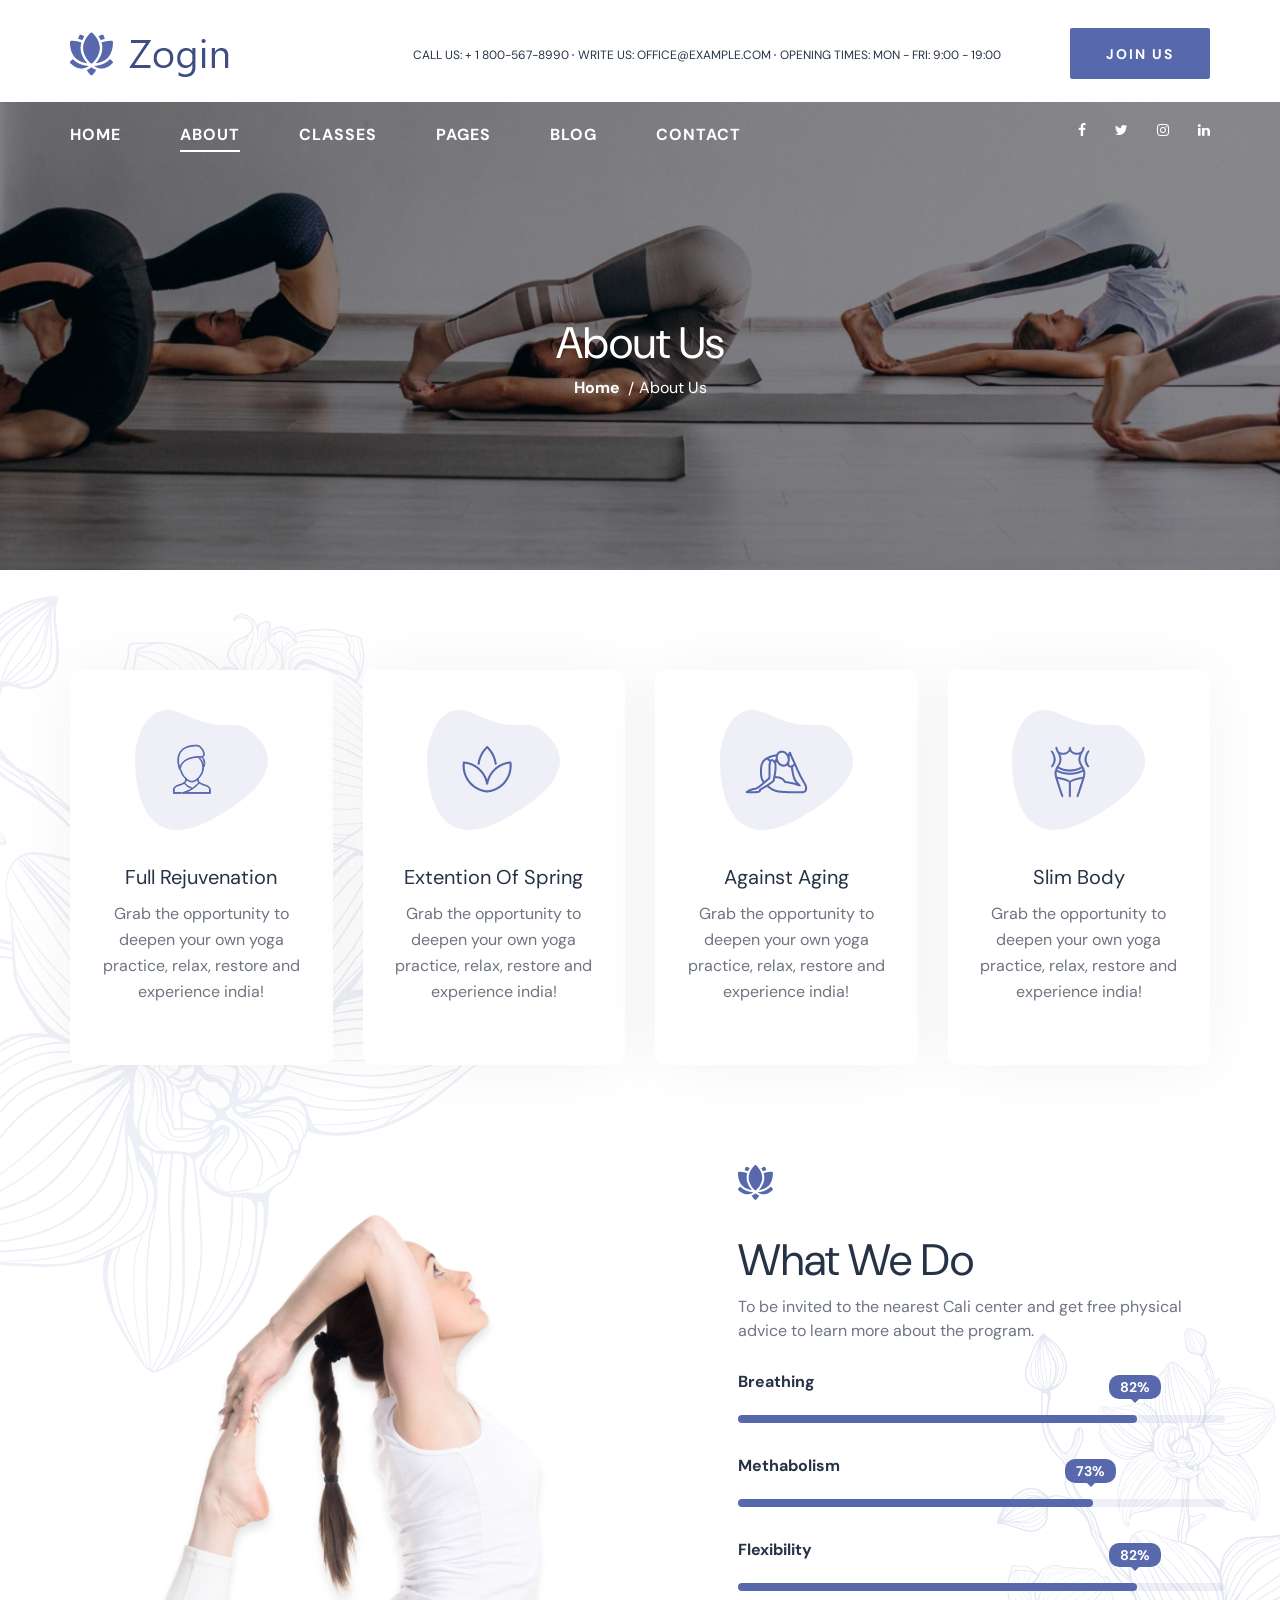
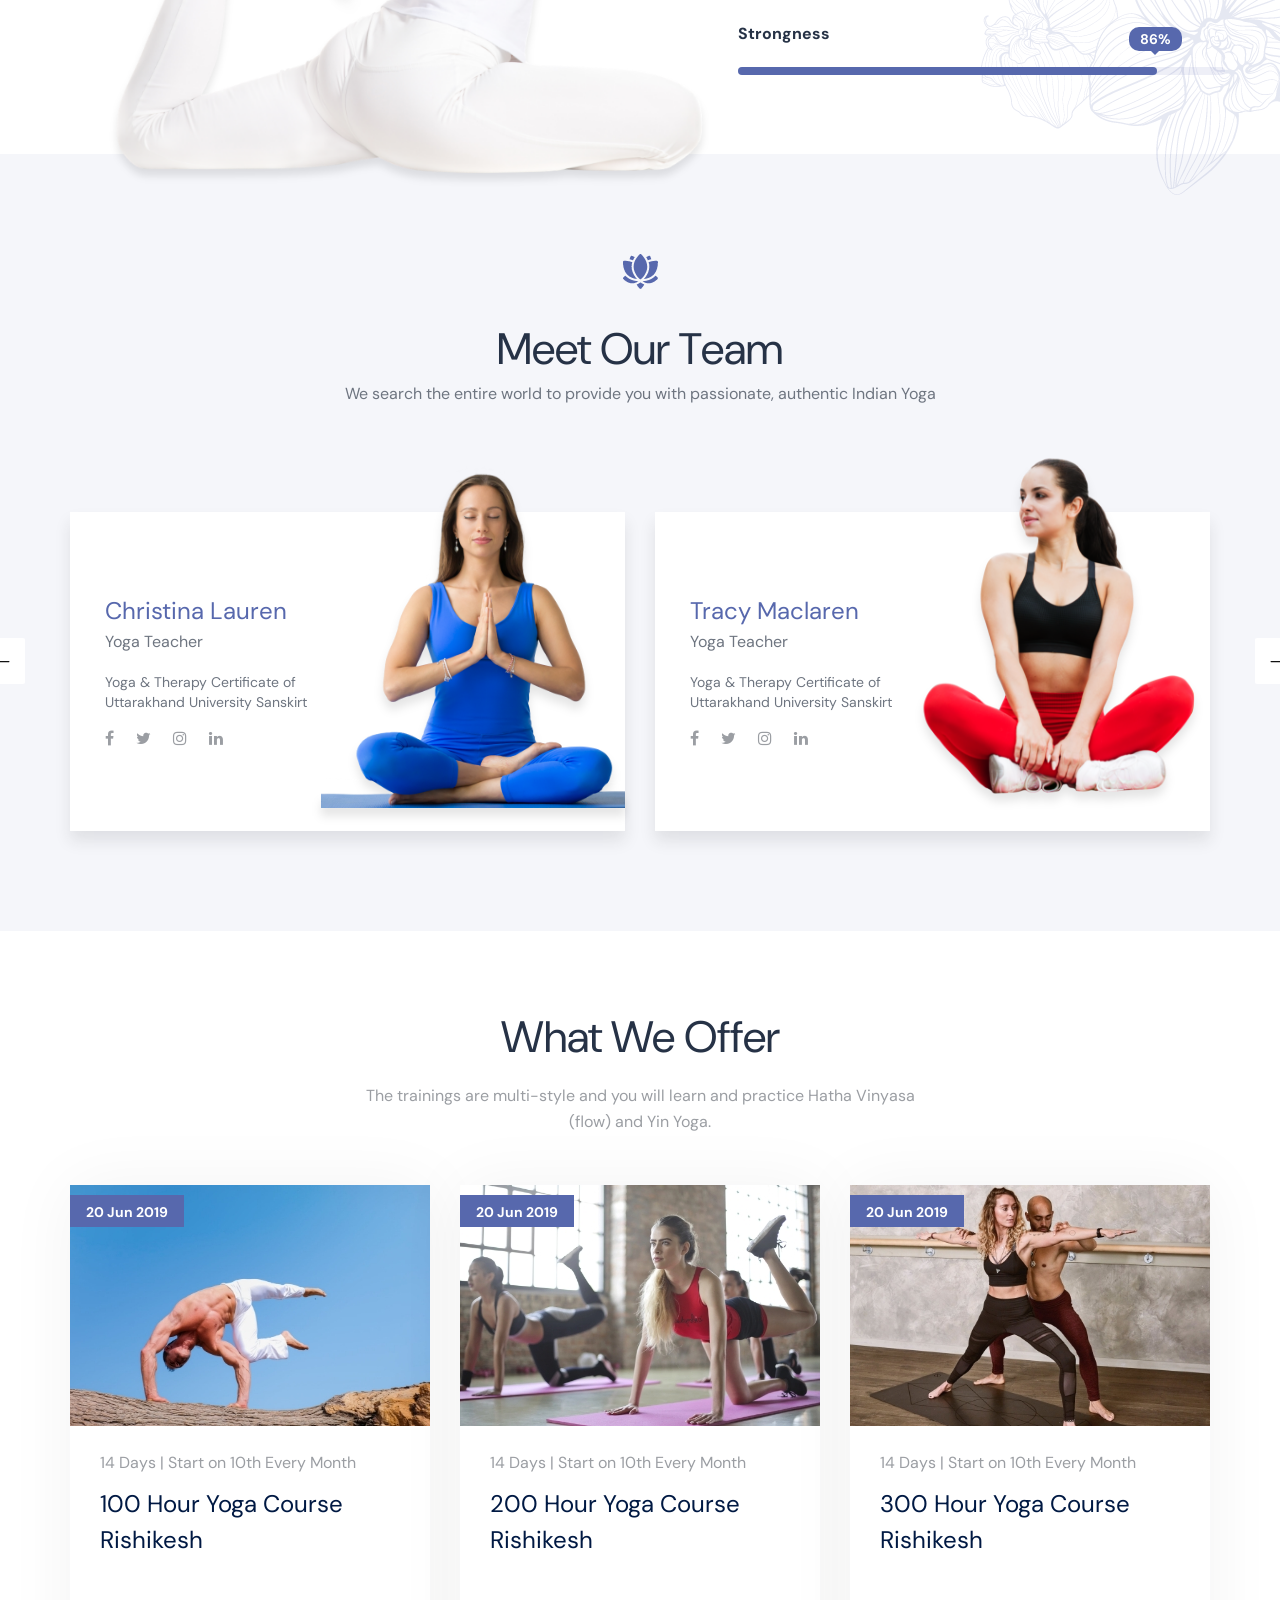
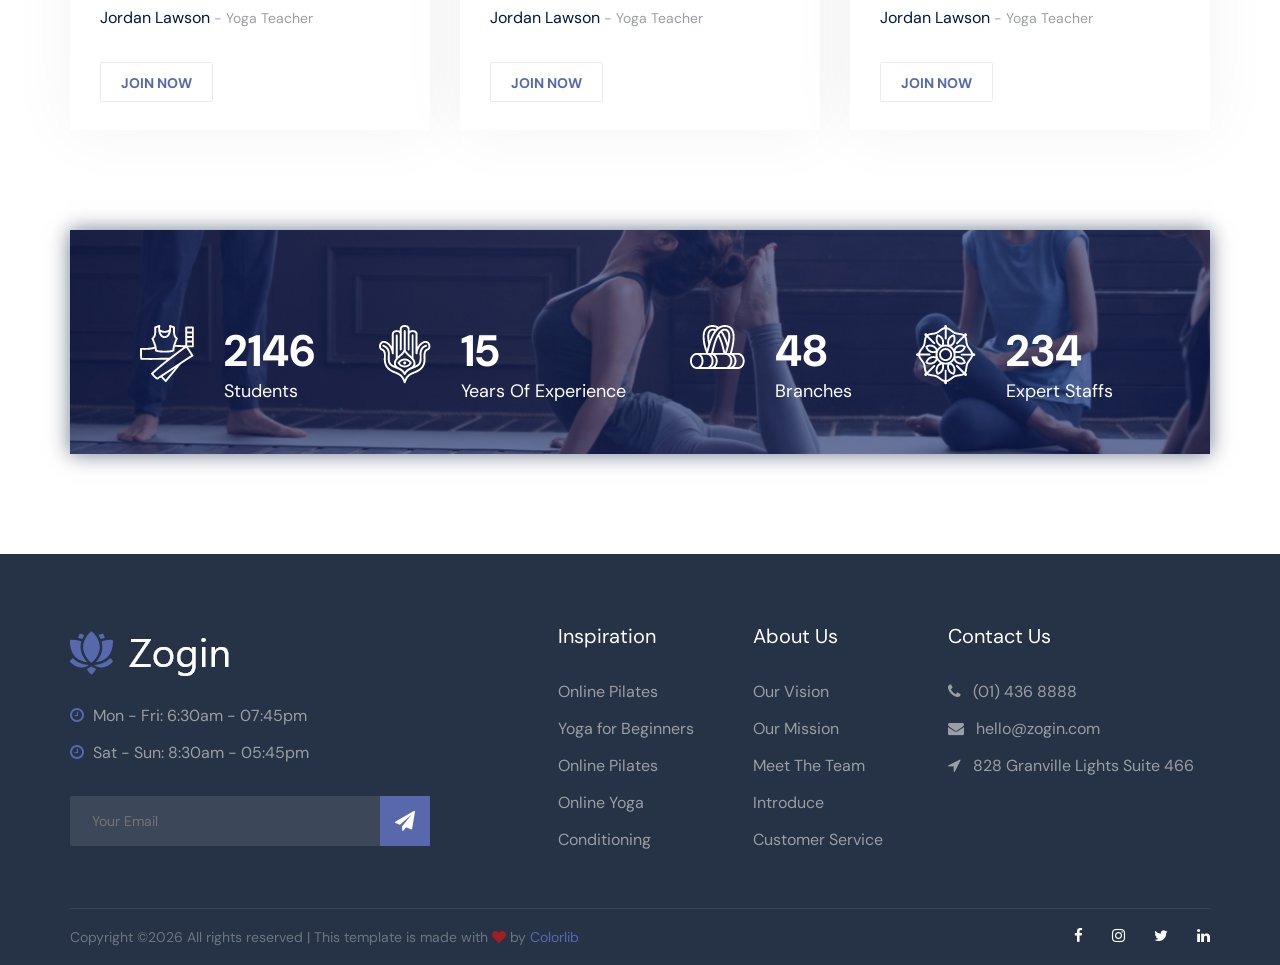
<file: FSDP.UI.MVC/_Archive/about-us.html>
<!DOCTYPE html>
<html lang="zxx">

<head>
    <meta charset="UTF-8">
    <meta name="description" content="Directing Template">
    <meta name="keywords" content="Directing, unica, creative, html">
    <meta name="viewport" content="width=device-width, initial-scale=1.0">
    <meta http-equiv="X-UA-Compatible" content="ie=edge">
    <title>Zogin | Template</title>

    <!-- Google Font -->
    <link href="https://fonts.googleapis.com/css2?family=DM+Sans:wght@400;500;700&display=swap" rel="stylesheet">

    <!-- Css Styles -->
    <link rel="stylesheet" href="css/bootstrap.min.css" type="text/css">
    <link rel="stylesheet" href="css/font-awesome.min.css" type="text/css">
    <link rel="stylesheet" href="css/elegant-icons.css" type="text/css">
    <link rel="stylesheet" href="css/nice-select.css" type="text/css">
    <link rel="stylesheet" href="css/barfiller.css" type="text/css">
    <link rel="stylesheet" href="css/owl.carousel.min.css" type="text/css">
    <link rel="stylesheet" href="css/slicknav.min.css" type="text/css">
    <link rel="stylesheet" href="css/style.css" type="text/css">
</head>

<body>
    <!-- Page Preloder -->
    <div id="preloder">
        <div class="loader"></div>
    </div>

    <!-- Offcanvas Menu Begin -->
    <div class="offcanvas-menu-overlay"></div>
    <div class="offcanvas-menu">
        <div class="offcanvas__logo">
            <a href="./index.html"><img src="img/logo.png" alt=""></a>
        </div>
        <div id="mobile-menu-wrap"></div>
        <div class="offcanvas__widget">
            <ul>
                <li>CALL US: + 1 800-567-8990</li>
                <li>WRITE US: OFFICE@EXAMPLE.COM</li>
                <li>OPENING TIMES: MON - FRI: 9:00 - 19:00</li>
            </ul>
            <a href="#" class="primary-btn">JOIN US</a>
        </div>
        <nav class="header__menu">
            <ul class="mobile-menu">
                <li class="active"><a href="./index.html">Home</a></li>
                <li><a href="./about-us.html">About</a></li>
                <li><a href="./classes.html">Classes</a></li>
                <li><a href="#">Pages</a>
                    <ul class="dropdown">
                        <li><a href="./classes-details.html">Classes Details</a></li>
                        <li><a href="./blog-details.html">Blog Details</a></li>
                        <li><a href="./pricing.html">Pricing</a></li>
                        <li><a href="./faq.html">Faq</a></li>
                    </ul>
                </li>
                <li><a href="./blog.html">Blog</a></li>
                <li><a href="./contact.html">Contact</a></li>
            </ul>
        </nav>
        <div class="offcanvas__social">
            <a href="#"><i class="fa fa-facebook"></i></a>
            <a href="#"><i class="fa fa-twitter"></i></a>
            <a href="#"><i class="fa fa-instagram"></i></a>
            <a href="#"><i class="fa fa-linkedin"></i></a>
        </div>
    </div>
    <!-- Offcanvas Menu End -->

    <!-- Header Section Begin -->
    <header class="header">
        <div class="header__top">
            <div class="container">
                <div class="row">
                    <div class="col-lg-3 col-md-3">
                        <div class="header__logo">
                            <a href="./index.html"><img src="img/logo.png" alt=""></a>
                        </div>
                    </div>
                    <div class="col-lg-9 col-md-9">
                        <div class="header__top__widget">
                            <ul>
                                <li>CALL US: + 1 800-567-8990</li>
                                <li>WRITE US: OFFICE@EXAMPLE.COM</li>
                                <li>OPENING TIMES: MON - FRI: 9:00 - 19:00</li>
                            </ul>
                            <a href="#" class="primary-btn">JOIN US</a>
                        </div>
                    </div>
                </div>
                <div class="canvas__open">
                    <i class="fa fa-bars"></i>
                </div>
            </div>
        </div>
        <div class="header__nav">
            <div class="container">
                <div class="row">
                    <div class="col-lg-9 col-md-9">
                        <nav class="header__menu">
                            <ul>
                                <li><a href="./index.html">Home</a></li>
                                <li class="active"><a href="./about-us.html">About</a></li>
                                <li><a href="./classes.html">Classes</a></li>
                                <li><a href="#">Pages</a>
                                    <ul class="dropdown">
                                        <li><a href="./classes-details.html">Classes Details</a></li>
                                        <li><a href="./blog-details.html">Blog Details</a></li>
                                        <li><a href="./pricing.html">Pricing</a></li>
                                        <li><a href="./faq.html">Faq</a></li>
                                    </ul>
                                </li>
                                <li><a href="./blog.html">Blog</a></li>
                                <li><a href="./contact.html">Contact</a></li>
                            </ul>
                        </nav>
                    </div>
                    <div class="col-lg-3 col-md-3">
                        <div class="header__social">
                            <a href="#"><i class="fa fa-facebook"></i></a>
                            <a href="#"><i class="fa fa-twitter"></i></a>
                            <a href="#"><i class="fa fa-instagram"></i></a>
                            <a href="#"><i class="fa fa-linkedin"></i></a>
                        </div>
                    </div>
                </div>
            </div>
        </div>
    </header>
    <!-- Header Section End -->

    <!-- Breadcrumb Begin -->
    <section class="breadcrumb-option set-bg" data-setbg="img/breadcrumb.jpg">
        <div class="container">
            <div class="row">
                <div class="col-lg-12">
                    <div class="breadcrumb__text">
                        <h2>About Us</h2>
                        <div class="breadcrumb__widget">
                            <a href="./index.html">Home</a>
                            <span>About Us</span>
                        </div>
                    </div>
                </div>
            </div>
        </div>
    </section>
    <!-- Breadcrumb End -->

    <!-- About Section Begin -->
    <section class="about spad">
        <div class="container">
            <div class="about__services">
                <div class="row">
                    <div class="col-lg-3 col-md-4 col-sm-6">
                        <div class="services__item">
                            <img src="img/about/af-1.png" alt="">
                            <h5>Full Rejuvenation</h5>
                            <p>Grab the opportunity to deepen your own yoga practice, relax, restore and experience india!</p>
                        </div>
                    </div>
                    <div class="col-lg-3 col-md-4 col-sm-6">
                        <div class="services__item">
                            <img src="img/about/af-2.png" alt="">
                            <h5>Extention Of Spring</h5>
                            <p>Grab the opportunity to deepen your own yoga practice, relax, restore and experience
                                india!</p>
                        </div>
                    </div>
                    <div class="col-lg-3 col-md-4 col-sm-6">
                        <div class="services__item">
                            <img src="img/about/af-3.png" alt="">
                            <h5>Against Aging</h5>
                            <p>Grab the opportunity to deepen your own yoga practice, relax, restore and experience
                                india!</p>
                        </div>
                    </div>
                    <div class="col-lg-3 col-md-4 col-sm-6">
                        <div class="services__item">
                            <img src="img/about/af-4.png" alt="">
                            <h5>Slim Body</h5>
                            <p>Grab the opportunity to deepen your own yoga practice, relax, restore and experience india!</p>
                        </div>
                    </div>
                </div>
            </div>
            <div class="row">
                <div class="col-lg-7 p-0">
                    <div class="about__pic">
                        <img src="img/about/about-page-pic.png" alt="">
                    </div>
                </div>
                <div class="col-lg-5 p-0">
                    <div class="about__text">
                        <div class="section-title">
                            <img src="img/icon.png" alt="">
                            <h2>What We Do</h2>
                            <p>To be invited to the nearest Cali center and get free physical advice to learn more about
                                the program.</p>
                        </div>
                        <div class="about__bar">
                            <div class="about__bar__item">
                                <p>Breathing</p>
                                <div id="bar1" class="barfiller">
                                    <span class="tip"></span>
                                    <span class="fill" data-percentage="82"></span>
                                </div>
                            </div>
                            <div class="about__bar__item">
                                <p>Methabolism</p>
                                <div id="bar2" class="barfiller">
                                    <span class="tip"></span>
                                    <span class="fill" data-percentage="73"></span>
                                </div>
                            </div>
                            <div class="about__bar__item">
                                <p>Flexibility</p>
                                <div id="bar3" class="barfiller">
                                    <span class="tip"></span>
                                    <span class="fill" data-percentage="82"></span>
                                </div>
                            </div>
                            <div class="about__bar__item">
                                <p>Strongness</p>
                                <div id="bar4" class="barfiller">
                                    <span class="tip"></span>
                                    <span class="fill" data-percentage="86"></span>
                                </div>
                            </div>
                        </div>
                    </div>
                </div>
            </div>
        </div>
    </section>
    <!-- About Section End -->

    <!-- Team Section Begin -->
    <section class="team spad">
        <div class="container">
            <div class="row">
                <div class="col-lg-12">
                    <div class="section-title">
                        <img src="img/icon.png" alt="">
                        <h2>Meet Our Team</h2>
                        <p>We search the entire world to provide you with passionate, authentic Indian Yoga</p>
                    </div>
                </div>
            </div>
            <div class="row">
                <div class="team__slider owl-carousel">
                    <div class="col-lg-6">
                        <div class="team__item">
                            <div class="team__item__pic">
                                <img src="img/team/team-1.png" alt="">
                            </div>
                            <div class="team__item__text">
                                <div class="team__item__title">
                                    <h4>Christina Lauren</h4>
                                    <span>Yoga Teacher</span>
                                </div>
                                <p>Yoga & Therapy Certificate of<br /> Uttarakhand University Sanskirt</p>
                                <div class="team__item__social">
                                    <a href="#"><i class="fa fa-facebook"></i></a>
                                    <a href="#"><i class="fa fa-twitter"></i></a>
                                    <a href="#"><i class="fa fa-instagram"></i></a>
                                    <a href="#"><i class="fa fa-linkedin"></i></a>
                                </div>
                            </div>
                        </div>
                    </div>
                    <div class="col-lg-6">
                        <div class="team__item">
                            <div class="team__item__pic">
                                <img src="img/team/team-2.png" alt="">
                            </div>
                            <div class="team__item__text">
                                <div class="team__item__title">
                                    <h4>Tracy Maclaren</h4>
                                    <span>Yoga Teacher</span>
                                </div>
                                <p>Yoga & Therapy Certificate of<br /> Uttarakhand University Sanskirt</p>
                                <div class="team__item__social">
                                    <a href="#"><i class="fa fa-facebook"></i></a>
                                    <a href="#"><i class="fa fa-twitter"></i></a>
                                    <a href="#"><i class="fa fa-instagram"></i></a>
                                    <a href="#"><i class="fa fa-linkedin"></i></a>
                                </div>
                            </div>
                        </div>
                    </div>
                    <div class="col-lg-6">
                        <div class="team__item">
                            <div class="team__item__pic">
                                <img src="img/team/team-2.png" alt="">
                            </div>
                            <div class="team__item__text">
                                <div class="team__item__title">
                                    <h4>Tracy Maclaren</h4>
                                    <span>Yoga Teacher</span>
                                </div>
                                <p>Yoga & Therapy Certificate of<br /> Uttarakhand University Sanskirt</p>
                                <div class="team__item__social">
                                    <a href="#"><i class="fa fa-facebook"></i></a>
                                    <a href="#"><i class="fa fa-twitter"></i></a>
                                    <a href="#"><i class="fa fa-instagram"></i></a>
                                    <a href="#"><i class="fa fa-linkedin"></i></a>
                                </div>
                            </div>
                        </div>
                    </div>
                </div>
            </div>
        </div>
    </section>
    <!-- Team Section End -->

    <!-- Classes Section Begin -->
    <section class="upcoming-classes spad">
        <div class="container">
            <div class="row">
                <div class="col-lg-12">
                    <div class="section-title normal-title">
                        <h2>What We Offer</h2>
                        <p>The trainings are multi-style and you will learn and practice Hatha Vinyasa<br /> (flow) and
                            Yin Yoga.</p>
                    </div>
                </div>
            </div>
            <div class="row">
                <div class="col-lg-4 col-md-6">
                    <div class="classes__item">
                        <div class="classes__item__pic set-bg" data-setbg="img/classes/classes-1.jpg">
                            <span>20 Jun 2019</span>
                        </div>
                        <div class="classes__item__text">
                            <p>14 Days | Start on 10th Every Month</p>
                            <h4><a href="#">100 Hour Yoga Course Rishikesh</a></h4>
                            <h6>Jordan Lawson <span>- Yoga Teacher</span></h6>
                            <a href="#" class="class-btn">JOIN NOW</a>
                        </div>
                    </div>
                </div>
                <div class="col-lg-4 col-md-6">
                    <div class="classes__item">
                        <div class="classes__item__pic set-bg" data-setbg="img/classes/classes-2.jpg">
                            <span>20 Jun 2019</span>
                        </div>
                        <div class="classes__item__text">
                            <p>14 Days | Start on 10th Every Month</p>
                            <h4><a href="#">200 Hour Yoga Course Rishikesh</a></h4>
                            <h6>Jordan Lawson <span>- Yoga Teacher</span></h6>
                            <a href="#" class="class-btn">JOIN NOW</a>
                        </div>
                    </div>
                </div>
                <div class="col-lg-4 col-md-6">
                    <div class="classes__item">
                        <div class="classes__item__pic set-bg" data-setbg="img/classes/classes-3.jpg">
                            <span>20 Jun 2019</span>
                        </div>
                        <div class="classes__item__text">
                            <p>14 Days | Start on 10th Every Month</p>
                            <h4><a href="#">300 Hour Yoga Course Rishikesh</a></h4>
                            <h6>Jordan Lawson <span>- Yoga Teacher</span></h6>
                            <a href="#" class="class-btn">JOIN NOW</a>
                        </div>
                    </div>
                </div>
            </div>
        </div>
    </section>
    <!-- Classes Section End -->

    <!-- Counter Begin -->
    <div class="counter spad">
        <div class="container">
            <div class="counter__text set-bg" data-setbg="img/counter/counter-bg.jpg">
                <div class="counter__item">
                    <div class="counter__item__icon">
                        <img src="img/counter/counter-1.png" alt="">
                    </div>
                    <div class="counter__item__text">
                        <h2>2146</h2>
                        <p>Students</p>
                    </div>
                </div>
                <div class="counter__item">
                    <div class="counter__item__icon">
                        <img src="img/counter/counter-2.png" alt="">
                    </div>
                    <div class="counter__item__text">
                        <h2>15</h2>
                        <p>Years Of Experience</p>
                    </div>
                </div>
                <div class="counter__item">
                    <div class="counter__item__icon">
                        <img src="img/counter/counter-3.png" alt="">
                    </div>
                    <div class="counter__item__text">
                        <h2>48</h2>
                        <p>Branches</p>
                    </div>
                </div>
                <div class="counter__item">
                    <div class="counter__item__icon">
                        <img src="img/counter/counter-4.png" alt="">
                    </div>
                    <div class="counter__item__text">
                        <h2>234</h2>
                        <p>Expert Staffs</p>
                    </div>
                </div>
            </div>
        </div>
    </div>
    <!-- Counter End -->

    <!-- Footer Section Begin -->
    <section class="footer">
        <div class="container">
            <div class="row">
                <div class="col-lg-4 col-md-6 col-sm-6">
                    <div class="footer__about">
                        <img src="img/footer-logo.png" alt="">
                        <ul>
                            <li><i class="fa fa-clock-o"></i> Mon - Fri: 6:30am - 07:45pm</li>
                            <li><i class="fa fa-clock-o"></i> Sat - Sun: 8:30am - 05:45pm</li>
                        </ul>
                        <form action="#" class="subscribe-form">
                            <input type="text" placeholder="Your Email">
                            <button type="submit"><i class="fa fa-send"></i></button>
                        </form>
                    </div>
                </div>
                <div class="col-lg-2 offset-lg-1 col-md-3 col-sm-6">
                    <div class="footer__widget">
                        <h5>Inspiration</h5>
                        <ul>
                            <li><a href="#">Online Pilates</a></li>
                            <li><a href="#">Yoga for Beginners</a></li>
                            <li><a href="#">Online Pilates</a></li>
                            <li><a href="#">Online Yoga</a></li>
                            <li><a href="#">Conditioning</a></li>
                        </ul>
                    </div>
                </div>
                <div class="col-lg-2 col-md-3 col-sm-6">
                    <div class="footer__widget">
                        <h5>About Us</h5>
                        <ul>
                            <li><a href="#">Our Vision</a></li>
                            <li><a href="#">Our Mission</a></li>
                            <li><a href="#">Meet The Team</a></li>
                            <li><a href="#">Introduce</a></li>
                            <li><a href="#">Customer Service</a></li>
                        </ul>
                    </div>
                </div>
                <div class="col-lg-3 col-md-6 col-sm-6">
                    <div class="footer__widget">
                        <h5>Contact Us</h5>
                        <ul class="footer-address">
                            <li><i class="fa fa-phone"></i> (01) 436 8888</li>
                            <li><i class="fa fa-envelope"></i> hello@zogin.com</li>
                            <li><i class="fa fa-location-arrow"></i> 828 Granville Lights Suite 466</li>
                        </ul>
                    </div>
                </div>
            </div>
            <div class="footer__copyright">
                <div class="row">
                    <div class="col-lg-6 col-md-6 col-sm-6">
                        <!-- Link back to Colorlib can't be removed. Template is licensed under CC BY 3.0. -->
                        <div class="footer__copyright__text">
                            <p>Copyright &copy;<script>document.write(new Date().getFullYear());</script> All rights reserved | This template is made with <i class="fa fa-heart" aria-hidden="true"></i> by <a href="https://colorlib.com" target="_blank">Colorlib</a></p>
                        </div>
                        <!-- Link back to Colorlib can't be removed. Template is licensed under CC BY 3.0. -->
                    </div>
                    <div class="col-lg-6 col-md-6 col-sm-6">
                        <div class="footer__copyright__social">
                            <a href="#"><i class="fa fa-facebook"></i></a>
                            <a href="#"><i class="fa fa-instagram"></i></a>
                            <a href="#"><i class="fa fa-twitter"></i></a>
                            <a href="#"><i class="fa fa-linkedin"></i></a>
                        </div>
                    </div>
                </div>
            </div>
        </div>
    </section>
    <!-- Footer Section End -->

    <!-- Js Plugins -->
    <script src="js/jquery-3.3.1.min.js"></script>
    <script src="js/bootstrap.min.js"></script>
    <script src="js/jquery.nice-select.min.js"></script>
    <script src="js/jquery.barfiller.js"></script>
    <script src="js/jquery.slicknav.js"></script>
    <script src="js/owl.carousel.min.js"></script>
    <script src="js/main.js"></script>
</body>

</html>
</file>
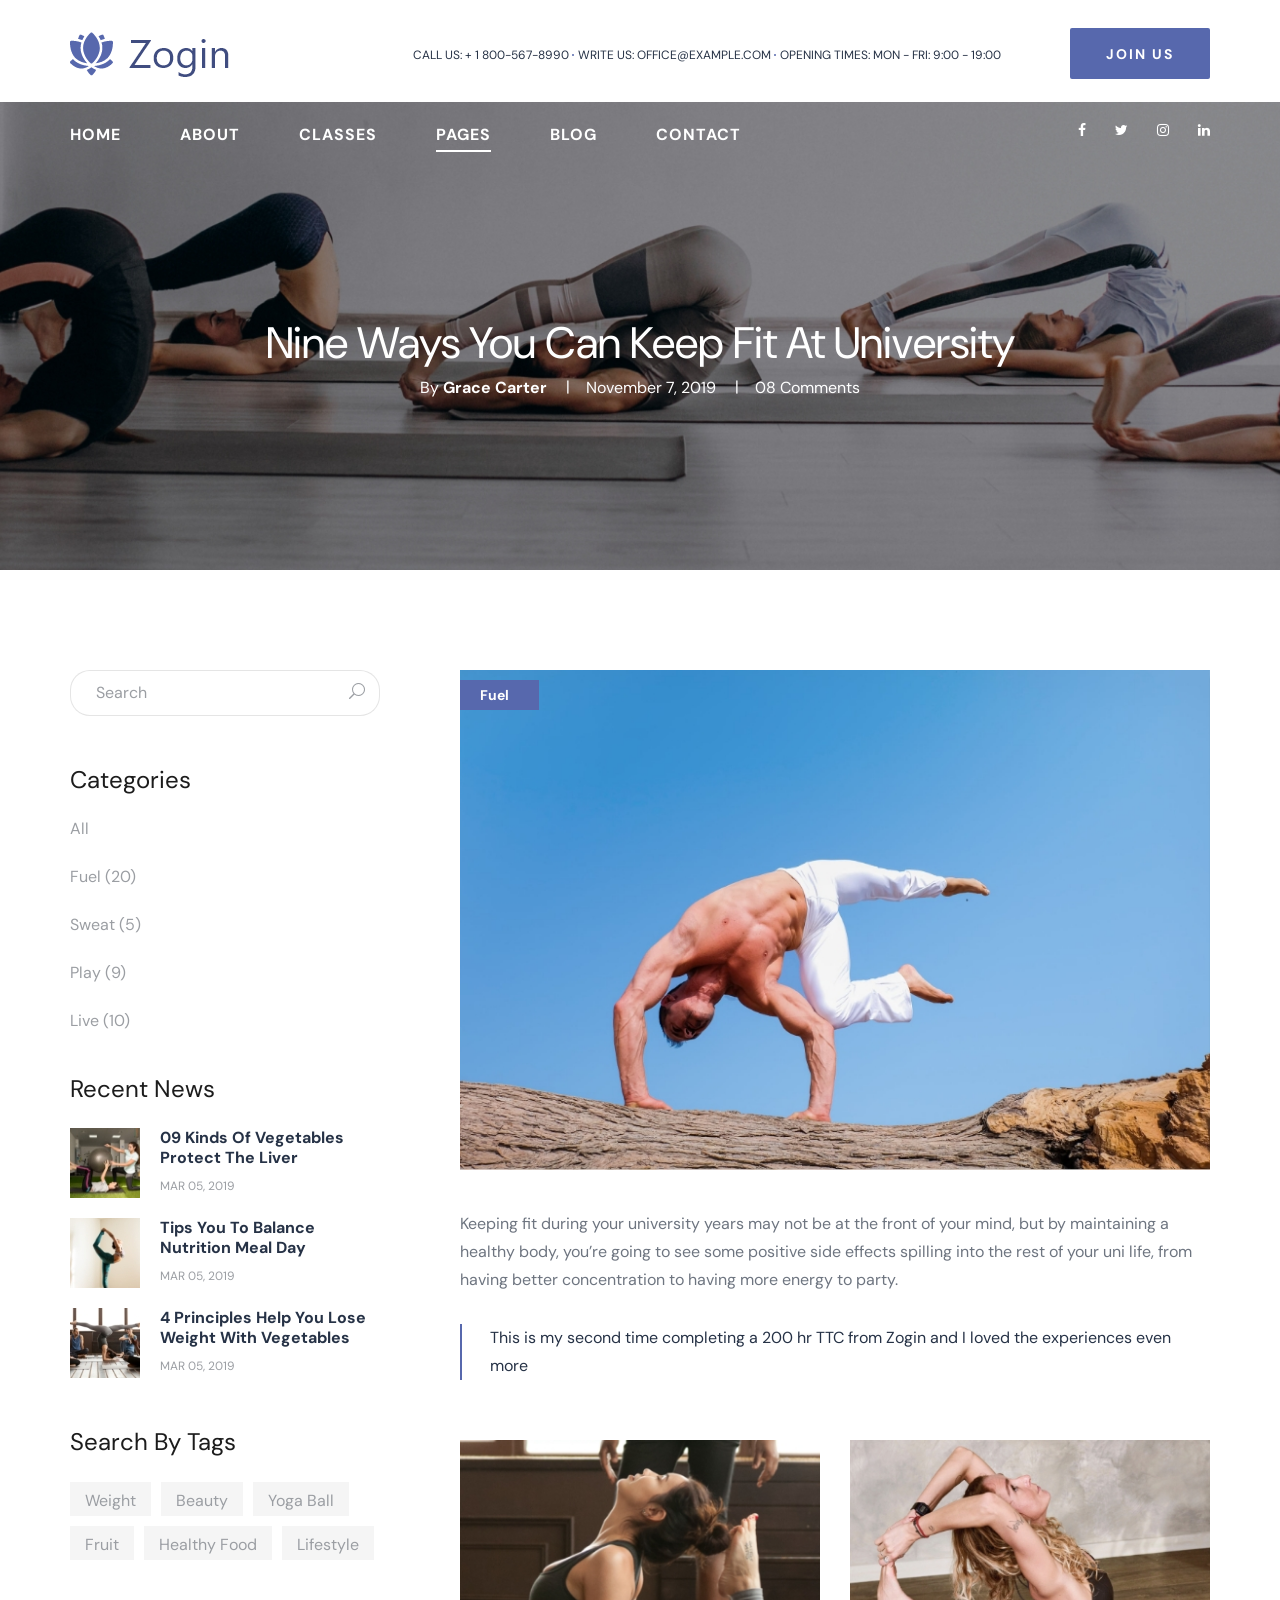
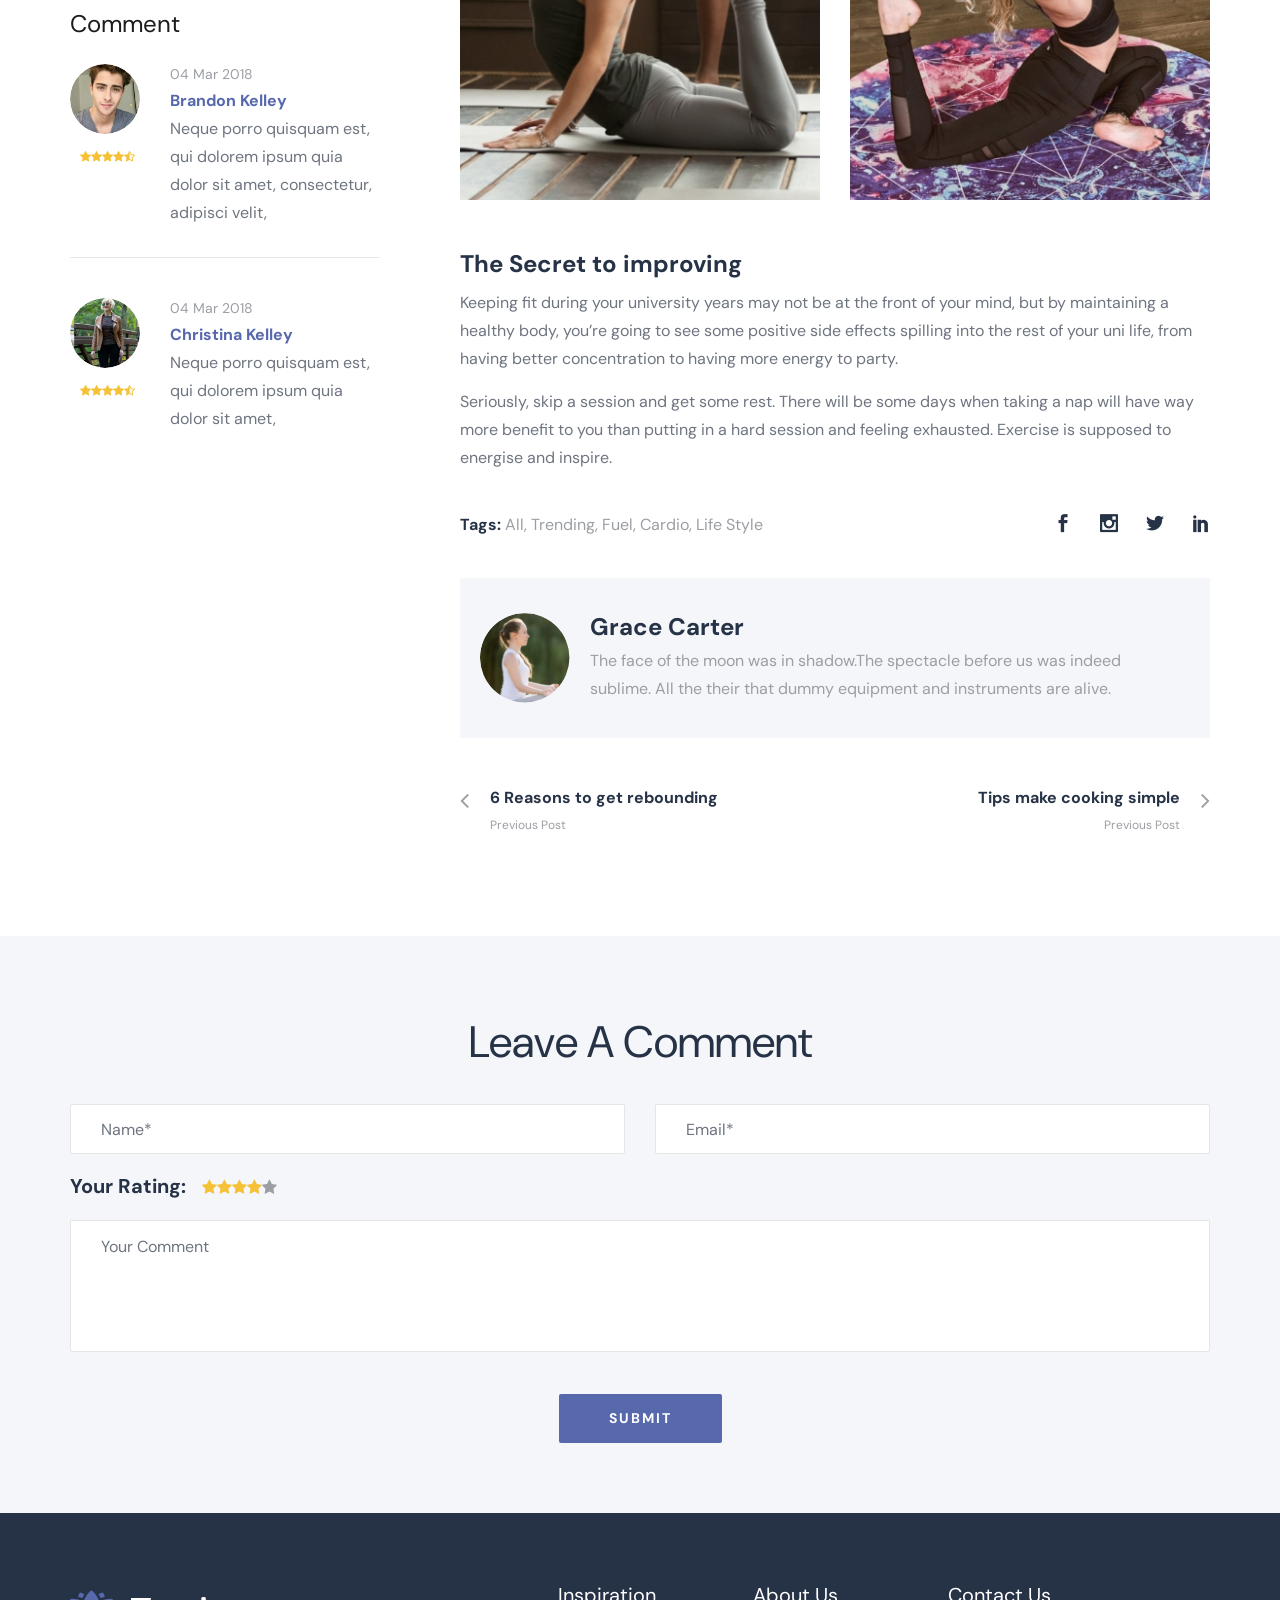
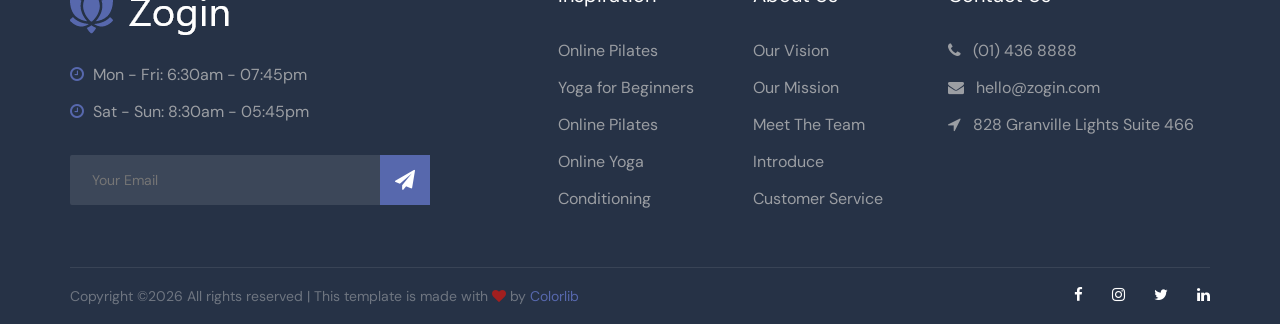
<file: FSDP.UI.MVC/_Archive/blog-details.html>
<!DOCTYPE html>
<html lang="zxx">

<head>
    <meta charset="UTF-8">
    <meta name="description" content="Directing Template">
    <meta name="keywords" content="Directing, unica, creative, html">
    <meta name="viewport" content="width=device-width, initial-scale=1.0">
    <meta http-equiv="X-UA-Compatible" content="ie=edge">
    <title>Zogin | Template</title>

    <!-- Google Font -->
    <link href="https://fonts.googleapis.com/css2?family=DM+Sans:wght@400;500;700&display=swap" rel="stylesheet">

    <!-- Css Styles -->
    <link rel="stylesheet" href="css/bootstrap.min.css" type="text/css">
    <link rel="stylesheet" href="css/font-awesome.min.css" type="text/css">
    <link rel="stylesheet" href="css/elegant-icons.css" type="text/css">
    <link rel="stylesheet" href="css/nice-select.css" type="text/css">
    <link rel="stylesheet" href="css/barfiller.css" type="text/css">
    <link rel="stylesheet" href="css/owl.carousel.min.css" type="text/css">
    <link rel="stylesheet" href="css/slicknav.min.css" type="text/css">
    <link rel="stylesheet" href="css/style.css" type="text/css">
</head>

<body>
    <!-- Page Preloder -->
    <div id="preloder">
        <div class="loader"></div>
    </div>

    <!-- Offcanvas Menu Begin -->
    <div class="offcanvas-menu-overlay"></div>
    <div class="offcanvas-menu">
        <div class="offcanvas__logo">
            <a href="./index.html"><img src="img/logo.png" alt=""></a>
        </div>
        <div id="mobile-menu-wrap"></div>
        <div class="offcanvas__widget">
            <ul>
                <li>CALL US: + 1 800-567-8990</li>
                <li>WRITE US: OFFICE@EXAMPLE.COM</li>
                <li>OPENING TIMES: MON - FRI: 9:00 - 19:00</li>
            </ul>
            <a href="#" class="primary-btn">JOIN US</a>
        </div>
        <nav class="header__menu">
            <ul class="mobile-menu">
                <li class="active"><a href="./index.html">Home</a></li>
                <li><a href="./about-us.html">About</a></li>
                <li><a href="./classes.html">Classes</a></li>
                <li><a href="#">Pages</a>
                    <ul class="dropdown">
                        <li><a href="./classes-details.html">Classes Details</a></li>
                        <li><a href="./blog-details.html">Blog Details</a></li>
                        <li><a href="./pricing.html">Pricing</a></li>
                        <li><a href="./faq.html">Faq</a></li>
                    </ul>
                </li>
                <li><a href="./blog.html">Blog</a></li>
                <li><a href="./contact.html">Contact</a></li>
            </ul>
        </nav>
        <div class="offcanvas__social">
            <a href="#"><i class="fa fa-facebook"></i></a>
            <a href="#"><i class="fa fa-twitter"></i></a>
            <a href="#"><i class="fa fa-instagram"></i></a>
            <a href="#"><i class="fa fa-linkedin"></i></a>
        </div>
    </div>
    <!-- Offcanvas Menu End -->

    <!-- Header Section Begin -->
    <header class="header">
        <div class="header__top">
            <div class="container">
                <div class="row">
                    <div class="col-lg-3 col-md-3">
                        <div class="header__logo">
                            <a href="./index.html"><img src="img/logo.png" alt=""></a>
                        </div>
                    </div>
                    <div class="col-lg-9 col-md-9">
                        <div class="header__top__widget">
                            <ul>
                                <li>CALL US: + 1 800-567-8990</li>
                                <li>WRITE US: OFFICE@EXAMPLE.COM</li>
                                <li>OPENING TIMES: MON - FRI: 9:00 - 19:00</li>
                            </ul>
                            <a href="#" class="primary-btn">JOIN US</a>
                        </div>
                    </div>
                </div>
                <div class="canvas__open">
                    <i class="fa fa-bars"></i>
                </div>
            </div>
        </div>
        <div class="header__nav">
            <div class="container">
                <div class="row">
                    <div class="col-lg-9 col-md-9">
                        <nav class="header__menu">
                            <ul>
                                <li><a href="./index.html">Home</a></li>
                                <li><a href="./about-us.html">About</a></li>
                                <li><a href="./classes.html">Classes</a></li>
                                <li class="active"><a href="#">Pages</a>
                                    <ul class="dropdown">
                                        <li><a href="./classes-details.html">Classes Details</a></li>
                                        <li><a href="./blog-details.html">Blog Details</a></li>
                                        <li><a href="./pricing.html">Pricing</a></li>
                                        <li><a href="./faq.html">Faq</a></li>
                                    </ul>
                                </li>
                                <li><a href="./blog.html">Blog</a></li>
                                <li><a href="./contact.html">Contact</a></li>
                            </ul>
                        </nav>
                    </div>
                    <div class="col-lg-3 col-md-3">
                        <div class="header__social">
                            <a href="#"><i class="fa fa-facebook"></i></a>
                            <a href="#"><i class="fa fa-twitter"></i></a>
                            <a href="#"><i class="fa fa-instagram"></i></a>
                            <a href="#"><i class="fa fa-linkedin"></i></a>
                        </div>
                    </div>
                </div>
            </div>
        </div>
    </header>
    <!-- Header Section End -->

    <!-- Blog Hero Begin -->
    <section class="breadcrumb-option blog-hero set-bg" data-setbg="img/breadcrumb.jpg">
        <div class="container">
            <div class="row">
                <div class="col-lg-12">
                    <div class="blog__hero__text">
                        <h2>Nine Ways You Can Keep Fit At University</h2>
                        <ul>
                            <li>By <span>Grace Carter</span></li>
                            <li>November 7, 2019</li>
                            <li>08 Comments</li>
                        </ul>
                    </div>
                </div>
            </div>
        </div>
    </section>
    <!-- Blog Hero End -->

    <!-- Blog Details Section Begin -->
    <section class="blog-details spad">
        <div class="container">
            <div class="row">
                <div class="col-lg-4 order-lg-1 order-2">
                    <div class="blog__sidebar">
                        <div class="blog__sidebar__search">
                            <form action="#">
                                <input type="text" placeholder="Search">
                                <button><span class="icon_search"></span></button>
                            </form>
                        </div>
                        <div class="blog__sidebar__categories">
                            <h4>Categories</h4>
                            <ul>
                                <li><a href="#">All</a></li>
                                <li><a href="#">Fuel (20)</a></li>
                                <li><a href="#">Sweat (5)</a></li>
                                <li><a href="#">Play (9)</a></li>
                                <li><a href="#">Live (10)</a></li>
                            </ul>
                        </div>
                        <div class="blog__sidebar__recent">
                            <h4>Recent News</h4>
                            <div class="blog__recent__item">
                                <div class="blog__recent__item__pic">
                                    <img src="img/blog/br-1.jpg" alt="">
                                </div>
                                <div class="blog__recent__item__text">
                                    <h6>09 Kinds Of Vegetables Protect The Liver</h6>
                                    <span>MAR 05, 2019</span>
                                </div>
                            </div>
                            <div class="blog__recent__item">
                                <div class="blog__recent__item__pic">
                                    <img src="img/blog/br-2.jpg" alt="">
                                </div>
                                <div class="blog__recent__item__text">
                                    <h6>Tips You To Balance Nutrition Meal Day</h6>
                                    <span>MAR 05, 2019</span>
                                </div>
                            </div>
                            <div class="blog__recent__item">
                                <div class="blog__recent__item__pic">
                                    <img src="img/blog/br-3.jpg" alt="">
                                </div>
                                <div class="blog__recent__item__text">
                                    <h6>4 Principles Help You Lose Weight With Vegetables</h6>
                                    <span>MAR 05, 2019</span>
                                </div>
                            </div>
                        </div>
                        <div class="blog__sidebar__tags">
                            <h4>Search By Tags</h4>
                            <a href="#">Weight</a>
                            <a href="#">Beauty</a>
                            <a href="#">Yoga Ball</a>
                            <a href="#">Fruit</a>
                            <a href="#">Healthy Food</a>
                            <a href="#">Lifestyle</a>
                        </div>
                        <div class="blog__sidebar__comment">
                            <h4>Comment</h4>
                            <div class="classes__sidebar__comment">
                                <div class="classes__sidebar__comment__pic">
                                    <img src="img/classes-details/comment-1.png" alt="">
                                    <div class="classes__sidebar__comment__rating">
                                        <i class="fa fa-star"></i>
                                        <i class="fa fa-star"></i>
                                        <i class="fa fa-star"></i>
                                        <i class="fa fa-star"></i>
                                        <i class="fa fa-star-half-o"></i>
                                    </div>
                                </div>
                                <div class="classes__sidebar__comment__text">
                                    <span>04 Mar 2018</span>
                                    <h6>Brandon Kelley</h6>
                                    <p>Neque porro quisquam est, qui dolorem ipsum quia dolor sit amet, consectetur,
                                        adipisci velit,</p>
                                </div>
                            </div>
                            <div class="classes__sidebar__comment">
                                <div class="classes__sidebar__comment__pic">
                                    <img src="img/classes-details/comment-2.png" alt="">
                                    <div class="classes__sidebar__comment__rating">
                                        <i class="fa fa-star"></i>
                                        <i class="fa fa-star"></i>
                                        <i class="fa fa-star"></i>
                                        <i class="fa fa-star"></i>
                                        <i class="fa fa-star-half-o"></i>
                                    </div>
                                </div>
                                <div class="classes__sidebar__comment__text">
                                    <span>04 Mar 2018</span>
                                    <h6>Christina Kelley</h6>
                                    <p>Neque porro quisquam est, qui dolorem ipsum quia dolor sit amet,</p>
                                </div>
                            </div>
                        </div>
                    </div>
                </div>
                <div class="col-lg-8 order-lg-2 order-1">
                    <div class="blog__details">
                        <div class="blog__details__large">
                            <img src="img/blog/details/blog-large.jpg" alt="">
                            <span>Fuel</span>
                        </div>
                        <div class="blog__details__text">
                            <p>Keeping fit during your university years may not be at the front of your mind, but by
                                maintaining a healthy body, you’re going to see some positive side effects spilling into
                                the rest of your uni life, from having better concentration to having more energy to
                                party. </p>
                        </div>
                        <div class="blog__details__quote">
                            <p>This is my second time completing a 200 hr TTC from Zogin and I loved the experiences
                                even more</p>
                        </div>
                        <div class="blog__details__pic">
                            <div class="row">
                                <div class="col-lg-6 col-md-6">
                                    <img src="img/blog/details/bd-1.jpg" alt="">
                                </div>
                                <div class="col-lg-6 col-md-6">
                                    <img src="img/blog/details/bd-2.jpg" alt="">
                                </div>
                            </div>
                        </div>
                        <div class="blog__details__desc">
                            <h4>The Secret to improving</h4>
                            <p>Keeping fit during your university years may not be at the front of your mind, but by
                                maintaining a healthy body, you’re going to see some positive side effects spilling into
                                the rest of your uni life, from having better concentration to having more energy to
                                party.</p>
                            <p>Seriously, skip a session and get some rest. There will be some days when taking a nap
                                will have way more benefit to you than putting in a hard session and feeling exhausted.
                                Exercise is supposed to energise and inspire.</p>
                        </div>
                        <div class="blog__details__tags__share">
                            <p><span>Tags:</span> All, Trending, Fuel, Cardio, Life Style</p>
                            <div class="blog__details__share">
                                <a href="#"><span class="social_facebook"></span></a>
                                <a href="#"><span class="social_instagram"></span></a>
                                <a href="#"><span class="social_twitter"></span></a>
                                <a href="#"><span class="social_linkedin"></span></a>
                            </div>
                        </div>
                        <div class="blog__details__author">
                            <div class="blog__details__author__pic">
                                <img src="img/blog/details/blog-posted.png" alt="">
                            </div>
                            <div class="blog__details__author__text">
                                <h4>Grace Carter</h4>
                                <p>The face of the moon was in shadow.The spectacle before us was indeed sublime. All
                                    the their that dummy equipment and instruments are alive.</p>
                            </div>
                        </div>
                        <div class="row">
                            <div class="col-lg-6 col-md-6">
                                <a href="#" class="blog__previous__btn">
                                    <i class="fa fa-angle-left"></i>
                                    <h6>6 Reasons to get rebounding</h6>
                                    <span>Previous Post</span>
                                </a>
                            </div>
                            <div class="col-lg-6 col-md-6">
                                <a href="#" class="blog__next__btn">
                                    <i class="fa fa-angle-right"></i>
                                    <h6>Tips make cooking simple</h6>
                                    <span>Previous Post</span>
                                </a>
                            </div>
                        </div>
                    </div>
                </div>
            </div>
        </div>
    </section>
    <!-- Blog Details Section End -->

    <!-- Leave Comment Begin -->
    <div class="leave-comment spad">
        <div class="container">
            <div class="row">
                <div class="col-lg-12">
                    <div class="leave__comment__text">
                        <h2>Leave A Comment</h2>
                        <form action="#">
                            <div class="row">
                                <div class="col-lg-6 col-md-6">
                                    <input type="text" placeholder="Name*">
                                </div>
                                <div class="col-lg-6 col-md-6">
                                    <input type="text" placeholder="Email*">
                                </div>
                                <div class="col-lg-12">
                                    <div class="leave__comment__rating">
                                        <h5>Your Rating:</h5>
                                        <i class="fa fa-star"></i>
                                        <i class="fa fa-star"></i>
                                        <i class="fa fa-star"></i>
                                        <i class="fa fa-star"></i>
                                        <i class="fa fa-star"></i>
                                    </div>
                                </div>
                                <div class="col-lg-12 text-center">
                                    <textarea placeholder="Your Comment"></textarea>
                                    <button type="submit" class="site-btn">Submit</button>
                                </div>
                            </div>
                        </form>
                    </div>
                </div>
            </div>
        </div>
    </div>
    <!-- Leave Comment End -->

    <!-- Footer Section Begin -->
    <section class="footer">
        <div class="container">
            <div class="row">
                <div class="col-lg-4 col-md-6 col-sm-6">
                    <div class="footer__about">
                        <img src="img/footer-logo.png" alt="">
                        <ul>
                            <li><i class="fa fa-clock-o"></i> Mon - Fri: 6:30am - 07:45pm</li>
                            <li><i class="fa fa-clock-o"></i> Sat - Sun: 8:30am - 05:45pm</li>
                        </ul>
                        <form action="#" class="subscribe-form">
                            <input type="text" placeholder="Your Email">
                            <button type="submit"><i class="fa fa-send"></i></button>
                        </form>
                    </div>
                </div>
                <div class="col-lg-2 offset-lg-1 col-md-3 col-sm-6">
                    <div class="footer__widget">
                        <h5>Inspiration</h5>
                        <ul>
                            <li><a href="#">Online Pilates</a></li>
                            <li><a href="#">Yoga for Beginners</a></li>
                            <li><a href="#">Online Pilates</a></li>
                            <li><a href="#">Online Yoga</a></li>
                            <li><a href="#">Conditioning</a></li>
                        </ul>
                    </div>
                </div>
                <div class="col-lg-2 col-md-3 col-sm-6">
                    <div class="footer__widget">
                        <h5>About Us</h5>
                        <ul>
                            <li><a href="#">Our Vision</a></li>
                            <li><a href="#">Our Mission</a></li>
                            <li><a href="#">Meet The Team</a></li>
                            <li><a href="#">Introduce</a></li>
                            <li><a href="#">Customer Service</a></li>
                        </ul>
                    </div>
                </div>
                <div class="col-lg-3 col-md-6 col-sm-6">
                    <div class="footer__widget">
                        <h5>Contact Us</h5>
                        <ul class="footer-address">
                            <li><i class="fa fa-phone"></i> (01) 436 8888</li>
                            <li><i class="fa fa-envelope"></i> hello@zogin.com</li>
                            <li><i class="fa fa-location-arrow"></i> 828 Granville Lights Suite 466</li>
                        </ul>
                    </div>
                </div>
            </div>
            <div class="footer__copyright">
                <div class="row">
                    <div class="col-lg-6 col-md-6 col-sm-6">
                        <!-- Link back to Colorlib can't be removed. Template is licensed under CC BY 3.0. -->
                        <div class="footer__copyright__text">
                            <p>Copyright &copy;<script>document.write(new Date().getFullYear());</script> All rights reserved | This template is made with <i class="fa fa-heart" aria-hidden="true"></i> by <a href="https://colorlib.com" target="_blank">Colorlib</a></p>
                        </div>
                        <!-- Link back to Colorlib can't be removed. Template is licensed under CC BY 3.0. -->
                    </div>
                    <div class="col-lg-6 col-md-6 col-sm-6">
                        <div class="footer__copyright__social">
                            <a href="#"><i class="fa fa-facebook"></i></a>
                            <a href="#"><i class="fa fa-instagram"></i></a>
                            <a href="#"><i class="fa fa-twitter"></i></a>
                            <a href="#"><i class="fa fa-linkedin"></i></a>
                        </div>
                    </div>
                </div>
            </div>
        </div>
    </section>
    <!-- Footer Section End -->

    <!-- Js Plugins -->
    <script src="js/jquery-3.3.1.min.js"></script>
    <script src="js/bootstrap.min.js"></script>
    <script src="js/jquery.nice-select.min.js"></script>
    <script src="js/jquery.barfiller.js"></script>
    <script src="js/jquery.slicknav.js"></script>
    <script src="js/owl.carousel.min.js"></script>
    <script src="js/main.js"></script>
</body>

</html>
</file>
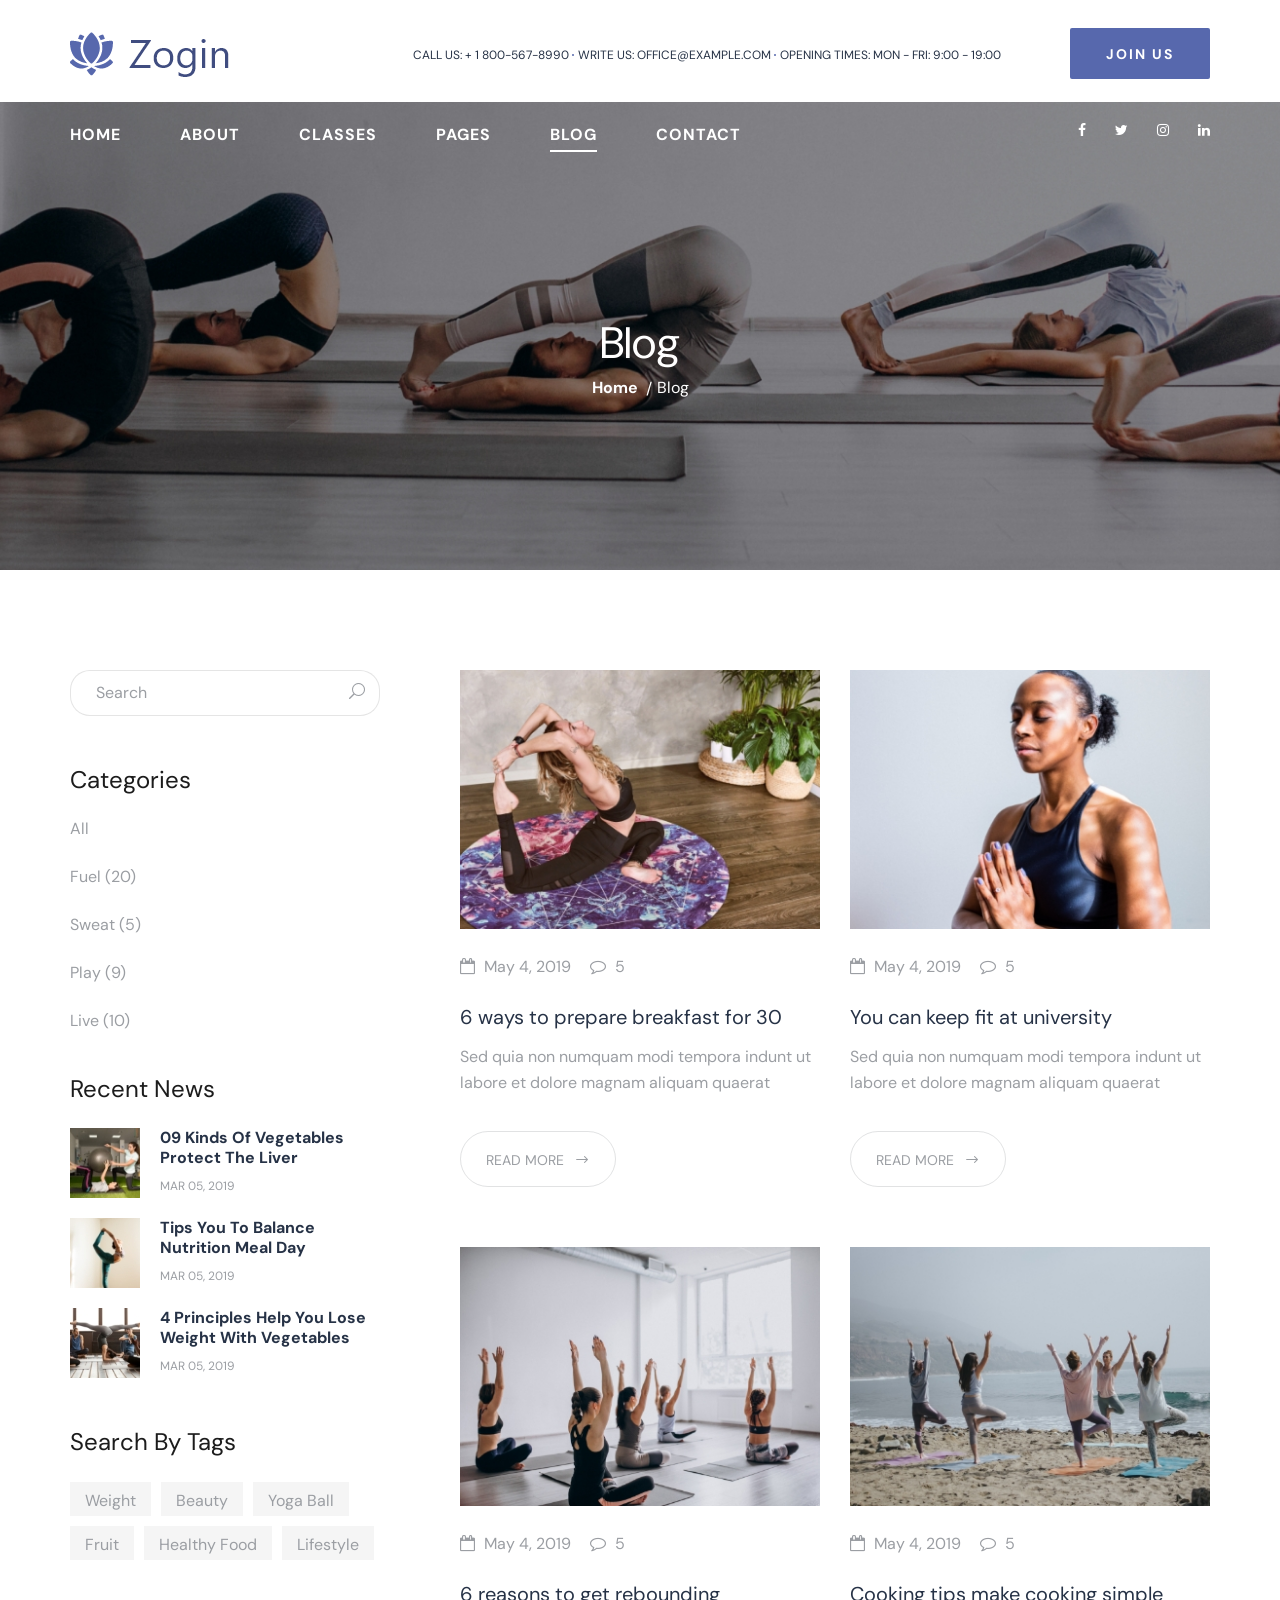
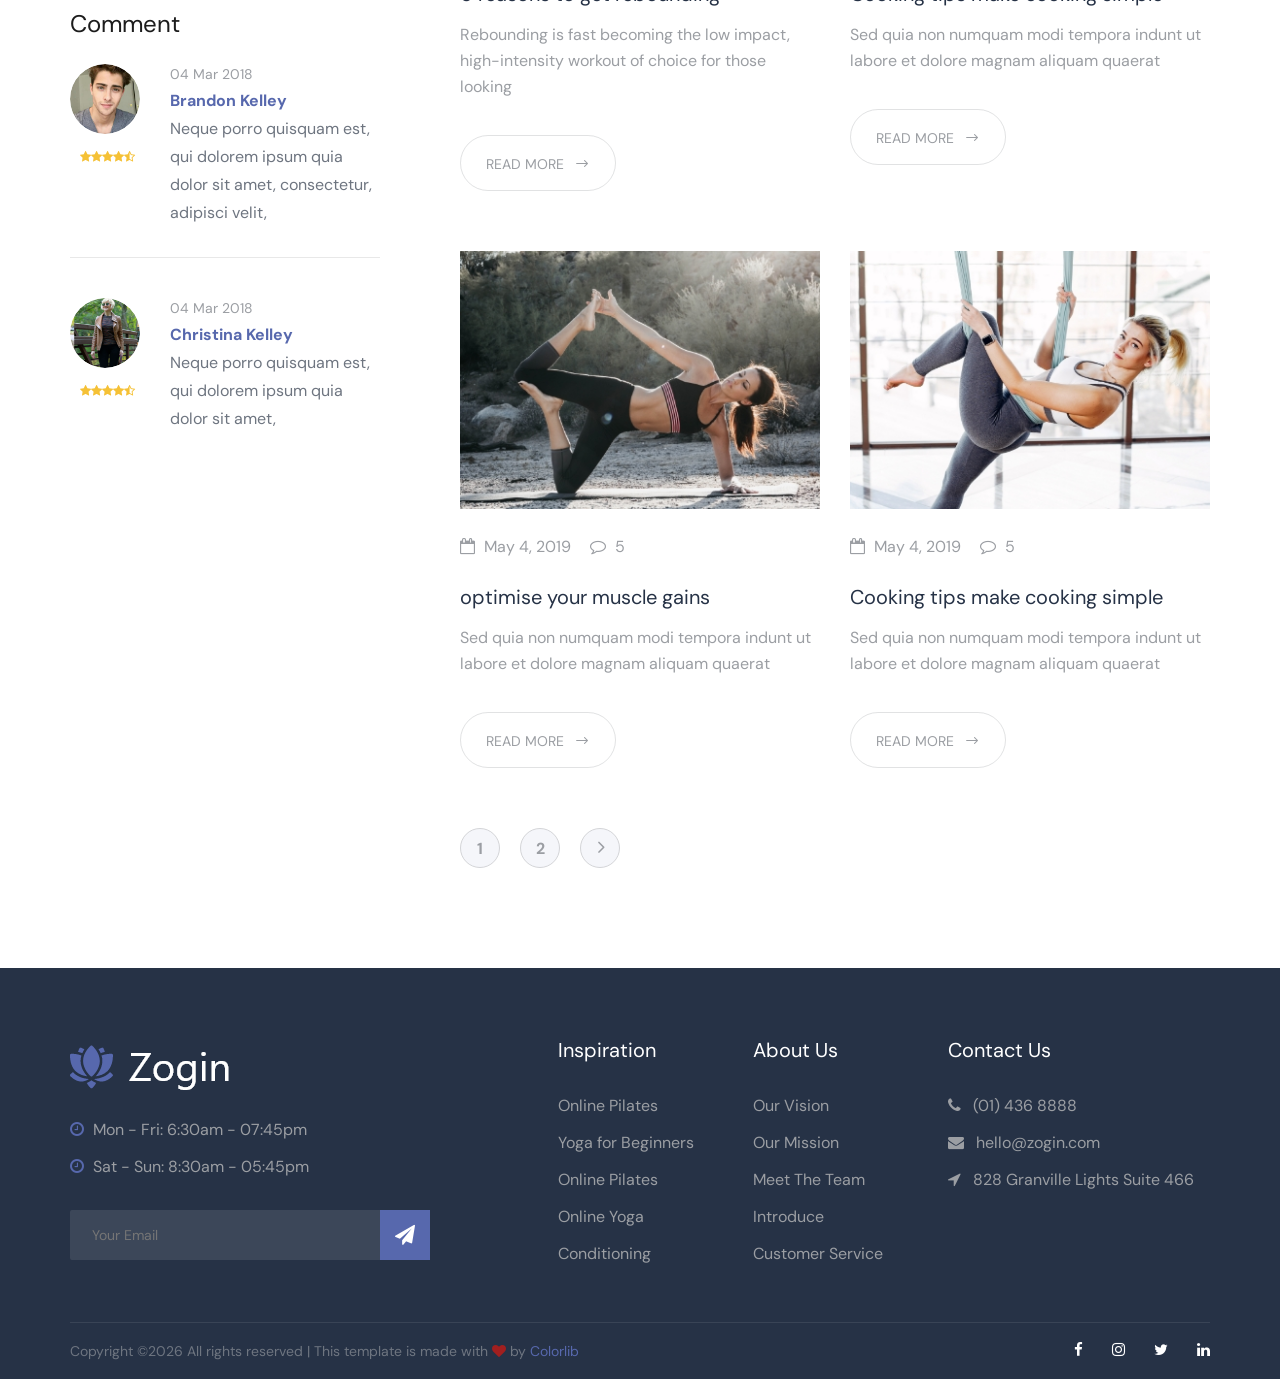
<file: FSDP.UI.MVC/_Archive/blog.html>
<!DOCTYPE html>
<html lang="zxx">

<head>
    <meta charset="UTF-8">
    <meta name="description" content="Directing Template">
    <meta name="keywords" content="Directing, unica, creative, html">
    <meta name="viewport" content="width=device-width, initial-scale=1.0">
    <meta http-equiv="X-UA-Compatible" content="ie=edge">
    <title>Zogin | Template</title>

    <!-- Google Font -->
    <link href="https://fonts.googleapis.com/css2?family=DM+Sans:wght@400;500;700&display=swap" rel="stylesheet">

    <!-- Css Styles -->
    <link rel="stylesheet" href="css/bootstrap.min.css" type="text/css">
    <link rel="stylesheet" href="css/font-awesome.min.css" type="text/css">
    <link rel="stylesheet" href="css/elegant-icons.css" type="text/css">
    <link rel="stylesheet" href="css/nice-select.css" type="text/css">
    <link rel="stylesheet" href="css/barfiller.css" type="text/css">
    <link rel="stylesheet" href="css/owl.carousel.min.css" type="text/css">
    <link rel="stylesheet" href="css/slicknav.min.css" type="text/css">
    <link rel="stylesheet" href="css/style.css" type="text/css">
</head>

<body>
    <!-- Page Preloder -->
    <div id="preloder">
        <div class="loader"></div>
    </div>

    <!-- Offcanvas Menu Begin -->
    <div class="offcanvas-menu-overlay"></div>
    <div class="offcanvas-menu">
        <div class="offcanvas__logo">
            <a href="./index.html"><img src="img/logo.png" alt=""></a>
        </div>
        <div id="mobile-menu-wrap"></div>
        <div class="offcanvas__widget">
            <ul>
                <li>CALL US: + 1 800-567-8990</li>
                <li>WRITE US: OFFICE@EXAMPLE.COM</li>
                <li>OPENING TIMES: MON - FRI: 9:00 - 19:00</li>
            </ul>
            <a href="#" class="primary-btn">JOIN US</a>
        </div>
        <nav class="header__menu">
            <ul class="mobile-menu">
                <li class="active"><a href="./index.html">Home</a></li>
                <li><a href="./about-us.html">About</a></li>
                <li><a href="./classes.html">Classes</a></li>
                <li><a href="#">Pages</a>
                    <ul class="dropdown">
                        <li><a href="./classes-details.html">Classes Details</a></li>
                        <li><a href="./blog-details.html">Blog Details</a></li>
                        <li><a href="./pricing.html">Pricing</a></li>
                        <li><a href="./faq.html">Faq</a></li>
                    </ul>
                </li>
                <li><a href="./blog.html">Blog</a></li>
                <li><a href="./contact.html">Contact</a></li>
            </ul>
        </nav>
        <div class="offcanvas__social">
            <a href="#"><i class="fa fa-facebook"></i></a>
            <a href="#"><i class="fa fa-twitter"></i></a>
            <a href="#"><i class="fa fa-instagram"></i></a>
            <a href="#"><i class="fa fa-linkedin"></i></a>
        </div>
    </div>
    <!-- Offcanvas Menu End -->

    <!-- Header Section Begin -->
    <header class="header">
        <div class="header__top">
            <div class="container">
                <div class="row">
                    <div class="col-lg-3 col-md-3">
                        <div class="header__logo">
                            <a href="./index.html"><img src="img/logo.png" alt=""></a>
                        </div>
                    </div>
                    <div class="col-lg-9 col-md-9">
                        <div class="header__top__widget">
                            <ul>
                                <li>CALL US: + 1 800-567-8990</li>
                                <li>WRITE US: OFFICE@EXAMPLE.COM</li>
                                <li>OPENING TIMES: MON - FRI: 9:00 - 19:00</li>
                            </ul>
                            <a href="#" class="primary-btn">JOIN US</a>
                        </div>
                    </div>
                </div>
                <div class="canvas__open">
                    <i class="fa fa-bars"></i>
                </div>
            </div>
        </div>
        <div class="header__nav">
            <div class="container">
                <div class="row">
                    <div class="col-lg-9 col-md-9">
                        <nav class="header__menu">
                            <ul>
                                <li><a href="./index.html">Home</a></li>
                                <li><a href="./about-us.html">About</a></li>
                                <li><a href="./classes.html">Classes</a></li>
                                <li><a href="#">Pages</a>
                                    <ul class="dropdown">
                                        <li><a href="./classes-details.html">Classes Details</a></li>
                                        <li><a href="./blog-details.html">Blog Details</a></li>
                                        <li><a href="./pricing.html">Pricing</a></li>
                                        <li><a href="./faq.html">Faq</a></li>
                                    </ul>
                                </li>
                                <li class="active"><a href="./blog.html">Blog</a></li>
                                <li><a href="./contact.html">Contact</a></li>
                            </ul>
                        </nav>
                    </div>
                    <div class="col-lg-3 col-md-3">
                        <div class="header__social">
                            <a href="#"><i class="fa fa-facebook"></i></a>
                            <a href="#"><i class="fa fa-twitter"></i></a>
                            <a href="#"><i class="fa fa-instagram"></i></a>
                            <a href="#"><i class="fa fa-linkedin"></i></a>
                        </div>
                    </div>
                </div>
            </div>
        </div>
    </header>
    <!-- Header Section End -->

    <!-- Breadcrumb Begin -->
    <section class="breadcrumb-option set-bg" data-setbg="img/breadcrumb.jpg">
        <div class="container">
            <div class="row">
                <div class="col-lg-12">
                    <div class="breadcrumb__text">
                        <h2>Blog</h2>
                        <div class="breadcrumb__widget">
                            <a href="./index.html">Home</a>
                            <span>Blog</span>
                        </div>
                    </div>
                </div>
            </div>
        </div>
    </section>
    <!-- Breadcrumb End -->

    <!-- Blog Section Begin -->
    <section class="blog spad">
        <div class="container">
            <div class="row">
                <div class="col-lg-4 order-lg-1 order-2">
                    <div class="blog__sidebar">
                        <div class="blog__sidebar__search">
                            <form action="#">
                                <input type="text" placeholder="Search">
                                <button><span class="icon_search"></span></button>
                            </form>
                        </div>
                        <div class="blog__sidebar__categories">
                            <h4>Categories</h4>
                            <ul>
                                <li><a href="#">All</a></li>
                                <li><a href="#">Fuel (20)</a></li>
                                <li><a href="#">Sweat (5)</a></li>
                                <li><a href="#">Play (9)</a></li>
                                <li><a href="#">Live (10)</a></li>
                            </ul>
                        </div>
                        <div class="blog__sidebar__recent">
                            <h4>Recent News</h4>
                            <div class="blog__recent__item">
                                <div class="blog__recent__item__pic">
                                    <img src="img/blog/br-1.jpg" alt="">
                                </div>
                                <div class="blog__recent__item__text">
                                    <h6>09 Kinds Of Vegetables Protect The Liver</h6>
                                    <span>MAR 05, 2019</span>
                                </div>
                            </div>
                            <div class="blog__recent__item">
                                <div class="blog__recent__item__pic">
                                    <img src="img/blog/br-2.jpg" alt="">
                                </div>
                                <div class="blog__recent__item__text">
                                    <h6>Tips You To Balance Nutrition Meal Day</h6>
                                    <span>MAR 05, 2019</span>
                                </div>
                            </div>
                            <div class="blog__recent__item">
                                <div class="blog__recent__item__pic">
                                    <img src="img/blog/br-3.jpg" alt="">
                                </div>
                                <div class="blog__recent__item__text">
                                    <h6>4 Principles Help You Lose Weight With Vegetables</h6>
                                    <span>MAR 05, 2019</span>
                                </div>
                            </div>
                        </div>
                        <div class="blog__sidebar__tags">
                            <h4>Search By Tags</h4>
                            <a href="#">Weight</a>
                            <a href="#">Beauty</a>
                            <a href="#">Yoga Ball</a>
                            <a href="#">Fruit</a>
                            <a href="#">Healthy Food</a>
                            <a href="#">Lifestyle</a>
                        </div>
                        <div class="blog__sidebar__comment">
                            <h4>Comment</h4>
                            <div class="classes__sidebar__comment">
                                <div class="classes__sidebar__comment__pic">
                                    <img src="img/classes-details/comment-1.png" alt="">
                                    <div class="classes__sidebar__comment__rating">
                                        <i class="fa fa-star"></i>
                                        <i class="fa fa-star"></i>
                                        <i class="fa fa-star"></i>
                                        <i class="fa fa-star"></i>
                                        <i class="fa fa-star-half-o"></i>
                                    </div>
                                </div>
                                <div class="classes__sidebar__comment__text">
                                    <span>04 Mar 2018</span>
                                    <h6>Brandon Kelley</h6>
                                    <p>Neque porro quisquam est, qui dolorem ipsum quia dolor sit amet, consectetur,
                                        adipisci velit,</p>
                                </div>
                            </div>
                            <div class="classes__sidebar__comment">
                                <div class="classes__sidebar__comment__pic">
                                    <img src="img/classes-details/comment-2.png" alt="">
                                    <div class="classes__sidebar__comment__rating">
                                        <i class="fa fa-star"></i>
                                        <i class="fa fa-star"></i>
                                        <i class="fa fa-star"></i>
                                        <i class="fa fa-star"></i>
                                        <i class="fa fa-star-half-o"></i>
                                    </div>
                                </div>
                                <div class="classes__sidebar__comment__text">
                                    <span>04 Mar 2018</span>
                                    <h6>Christina Kelley</h6>
                                    <p>Neque porro quisquam est, qui dolorem ipsum quia dolor sit amet,</p>
                                </div>
                            </div>
                        </div>
                    </div>
                </div>
                <div class="col-lg-8 order-lg-2 order-1">
                    <div class="row">
                        <div class="col-lg-6 col-sm-6">
                            <div class="blog__item">
                                <div class="blog__item__pic">
                                    <img src="img/blog/blog-1.jpg" alt="">
                                </div>
                                <div class="blog__item__text">
                                    <ul>
                                        <li><i class="fa fa-calendar-o"></i> May 4, 2019</li>
                                        <li><i class="fa fa-comment-o"></i> 5</li>
                                    </ul>
                                    <h5><a href="#">6 ways to prepare breakfast for 30</a></h5>
                                    <p>Sed quia non numquam modi tempora indunt ut labore et dolore magnam aliquam
                                        quaerat </p>
                                    <a href="#" class="blog_read_more">READ MORE <span class="arrow_right"></span></a>
                                </div>
                            </div>
                        </div>
                        <div class="col-lg-6 col-sm-6">
                            <div class="blog__item">
                                <div class="blog__item__pic">
                                    <img src="img/blog/blog-2.jpg" alt="">
                                </div>
                                <div class="blog__item__text">
                                    <ul>
                                        <li><i class="fa fa-calendar-o"></i> May 4, 2019</li>
                                        <li><i class="fa fa-comment-o"></i> 5</li>
                                    </ul>
                                    <h5><a href="#">You can keep fit at university</a></h5>
                                    <p>Sed quia non numquam modi tempora indunt ut labore et dolore magnam aliquam
                                        quaerat </p>
                                    <a href="#" class="blog_read_more">READ MORE <span class="arrow_right"></span></a>
                                </div>
                            </div>
                        </div>
                        <div class="col-lg-6 col-sm-6">
                            <div class="blog__item">
                                <div class="blog__item__pic">
                                    <img src="img/blog/blog-3.jpg" alt="">
                                </div>
                                <div class="blog__item__text">
                                    <ul>
                                        <li><i class="fa fa-calendar-o"></i> May 4, 2019</li>
                                        <li><i class="fa fa-comment-o"></i> 5</li>
                                    </ul>
                                    <h5><a href="#">6 reasons to get rebounding</a></h5>
                                    <p>Rebounding is fast becoming the low impact, high-intensity workout of choice for
                                        those looking</p>
                                    <a href="#" class="blog_read_more">READ MORE <span class="arrow_right"></span></a>
                                </div>
                            </div>
                        </div>
                        <div class="col-lg-6 col-sm-6">
                            <div class="blog__item">
                                <div class="blog__item__pic">
                                    <img src="img/blog/blog-4.jpg" alt="">
                                </div>
                                <div class="blog__item__text">
                                    <ul>
                                        <li><i class="fa fa-calendar-o"></i> May 4, 2019</li>
                                        <li><i class="fa fa-comment-o"></i> 5</li>
                                    </ul>
                                    <h5><a href="#">Cooking tips make cooking simple</a></h5>
                                    <p>Sed quia non numquam modi tempora indunt ut labore et dolore magnam aliquam
                                        quaerat </p>
                                    <a href="#" class="blog_read_more">READ MORE <span class="arrow_right"></span></a>
                                </div>
                            </div>
                        </div>
                        <div class="col-lg-6 col-sm-6">
                            <div class="blog__item">
                                <div class="blog__item__pic">
                                    <img src="img/blog/blog-5.jpg" alt="">
                                </div>
                                <div class="blog__item__text">
                                    <ul>
                                        <li><i class="fa fa-calendar-o"></i> May 4, 2019</li>
                                        <li><i class="fa fa-comment-o"></i> 5</li>
                                    </ul>
                                    <h5><a href="#">optimise your muscle gains</a></h5>
                                    <p>Sed quia non numquam modi tempora indunt ut labore et dolore magnam aliquam
                                        quaerat </p>
                                    <a href="#" class="blog_read_more">READ MORE <span class="arrow_right"></span></a>
                                </div>
                            </div>
                        </div>
                        <div class="col-lg-6 col-sm-6">
                            <div class="blog__item">
                                <div class="blog__item__pic">
                                    <img src="img/blog/blog-6.jpg" alt="">
                                </div>
                                <div class="blog__item__text">
                                    <ul>
                                        <li><i class="fa fa-calendar-o"></i> May 4, 2019</li>
                                        <li><i class="fa fa-comment-o"></i> 5</li>
                                    </ul>
                                    <h5><a href="#">Cooking tips make cooking simple</a></h5>
                                    <p>Sed quia non numquam modi tempora indunt ut labore et dolore magnam aliquam
                                        quaerat </p>
                                    <a href="#" class="blog_read_more">READ MORE <span class="arrow_right"></span></a>
                                </div>
                            </div>
                        </div>
                        <div class="col-lg-12">
                            <div class="classes__pagination blog__pagination">
                                <a href="#">1</a>
                                <a href="#">2</a>
                                <a href="#"><span class="arrow_carrot-right"></span></a>
                            </div>
                        </div>
                    </div>
                </div>
            </div>
        </div>
    </section>
    <!-- Blog Section End -->

    <!-- Footer Section Begin -->
    <section class="footer">
        <div class="container">
            <div class="row">
                <div class="col-lg-4 col-md-6 col-sm-6">
                    <div class="footer__about">
                        <img src="img/footer-logo.png" alt="">
                        <ul>
                            <li><i class="fa fa-clock-o"></i> Mon - Fri: 6:30am - 07:45pm</li>
                            <li><i class="fa fa-clock-o"></i> Sat - Sun: 8:30am - 05:45pm</li>
                        </ul>
                        <form action="#" class="subscribe-form">
                            <input type="text" placeholder="Your Email">
                            <button type="submit"><i class="fa fa-send"></i></button>
                        </form>
                    </div>
                </div>
                <div class="col-lg-2 offset-lg-1 col-md-3 col-sm-6">
                    <div class="footer__widget">
                        <h5>Inspiration</h5>
                        <ul>
                            <li><a href="#">Online Pilates</a></li>
                            <li><a href="#">Yoga for Beginners</a></li>
                            <li><a href="#">Online Pilates</a></li>
                            <li><a href="#">Online Yoga</a></li>
                            <li><a href="#">Conditioning</a></li>
                        </ul>
                    </div>
                </div>
                <div class="col-lg-2 col-md-3 col-sm-6">
                    <div class="footer__widget">
                        <h5>About Us</h5>
                        <ul>
                            <li><a href="#">Our Vision</a></li>
                            <li><a href="#">Our Mission</a></li>
                            <li><a href="#">Meet The Team</a></li>
                            <li><a href="#">Introduce</a></li>
                            <li><a href="#">Customer Service</a></li>
                        </ul>
                    </div>
                </div>
                <div class="col-lg-3 col-md-6 col-sm-6">
                    <div class="footer__widget">
                        <h5>Contact Us</h5>
                        <ul class="footer-address">
                            <li><i class="fa fa-phone"></i> (01) 436 8888</li>
                            <li><i class="fa fa-envelope"></i> hello@zogin.com</li>
                            <li><i class="fa fa-location-arrow"></i> 828 Granville Lights Suite 466</li>
                        </ul>
                    </div>
                </div>
            </div>
            <div class="footer__copyright">
                <div class="row">
                    <div class="col-lg-6 col-md-6 col-sm-6">
                        <!-- Link back to Colorlib can't be removed. Template is licensed under CC BY 3.0. -->
                        <div class="footer__copyright__text">
                            <p>Copyright &copy;<script>document.write(new Date().getFullYear());</script> All rights reserved | This template is made with <i class="fa fa-heart" aria-hidden="true"></i> by <a href="https://colorlib.com" target="_blank">Colorlib</a></p>
                        </div>
                        <!-- Link back to Colorlib can't be removed. Template is licensed under CC BY 3.0. -->
                    </div>
                    <div class="col-lg-6 col-md-6 col-sm-6">
                        <div class="footer__copyright__social">
                            <a href="#"><i class="fa fa-facebook"></i></a>
                            <a href="#"><i class="fa fa-instagram"></i></a>
                            <a href="#"><i class="fa fa-twitter"></i></a>
                            <a href="#"><i class="fa fa-linkedin"></i></a>
                        </div>
                    </div>
                </div>
            </div>
        </div>
    </section>
    <!-- Footer Section End -->

    <!-- Js Plugins -->
    <script src="js/jquery-3.3.1.min.js"></script>
    <script src="js/bootstrap.min.js"></script>
    <script src="js/jquery.nice-select.min.js"></script>
    <script src="js/jquery.barfiller.js"></script>
    <script src="js/jquery.slicknav.js"></script>
    <script src="js/owl.carousel.min.js"></script>
    <script src="js/main.js"></script>
</body>

</html>
</file>
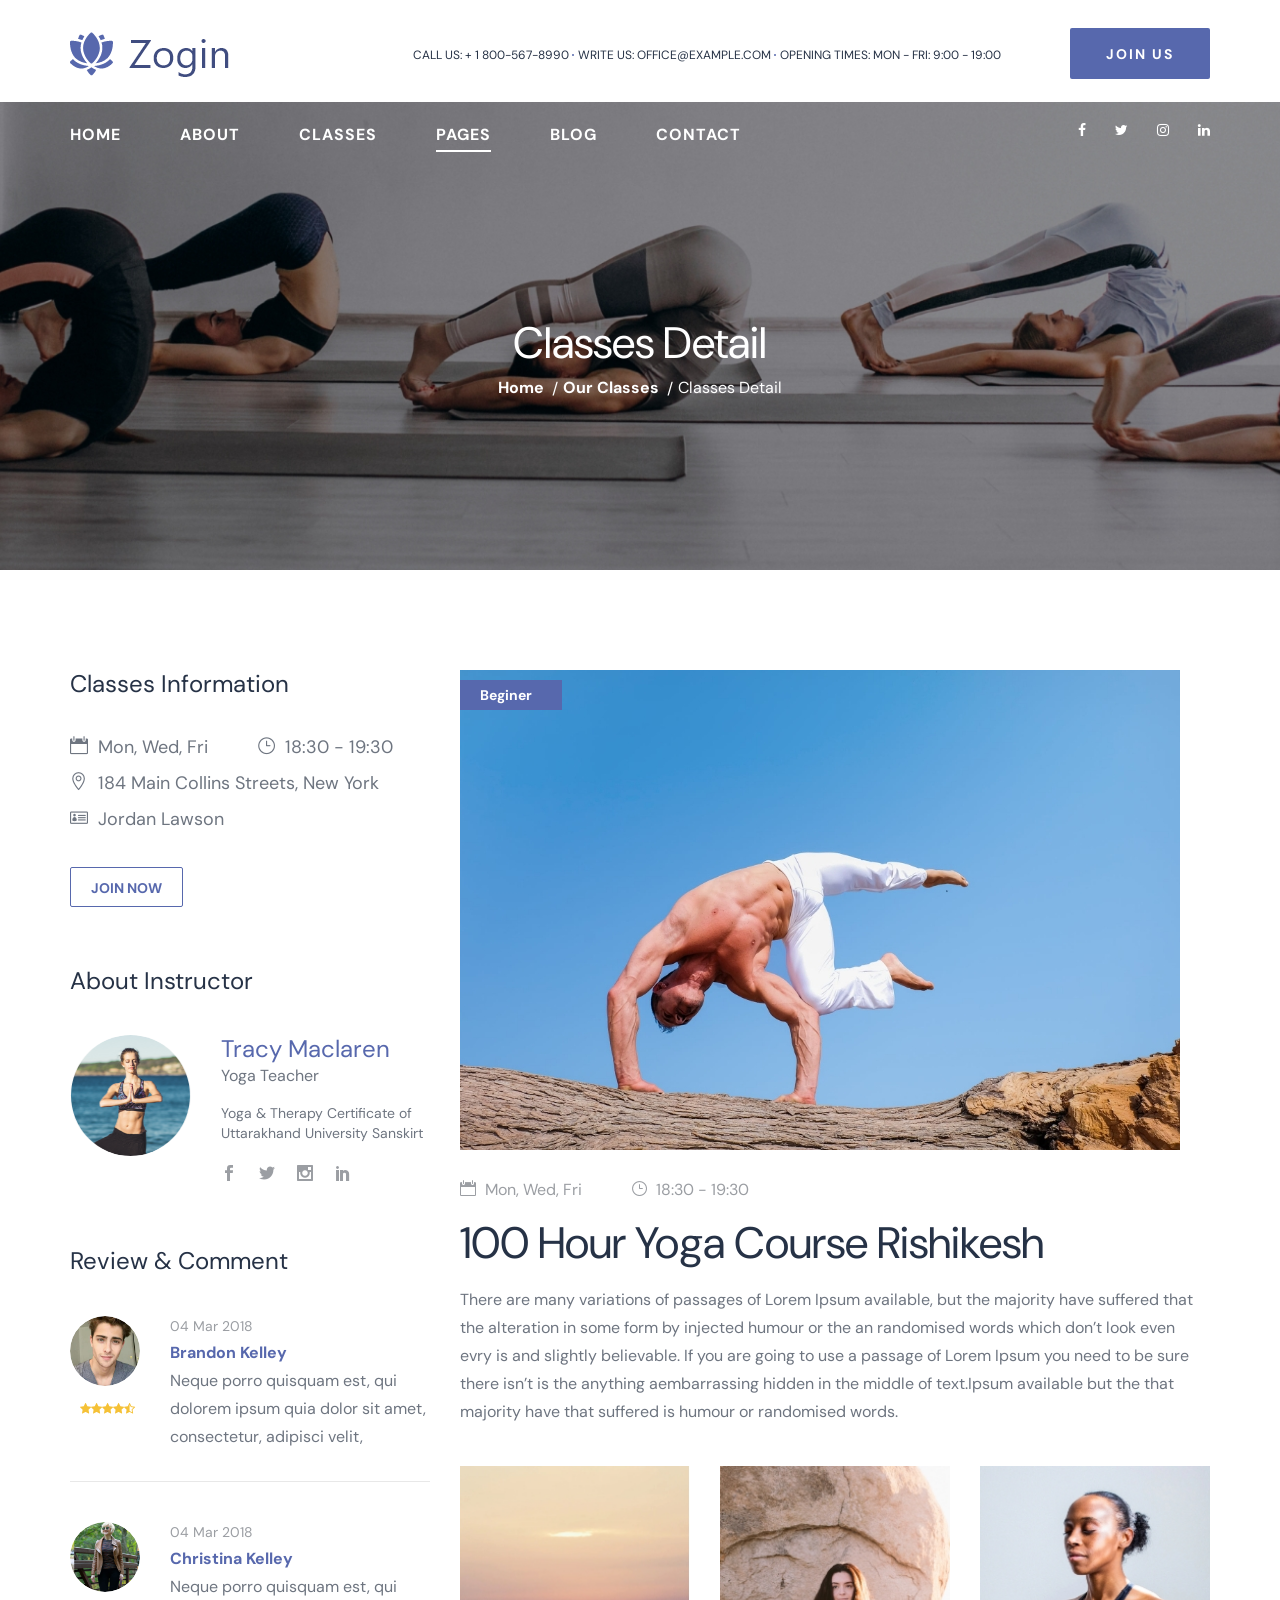
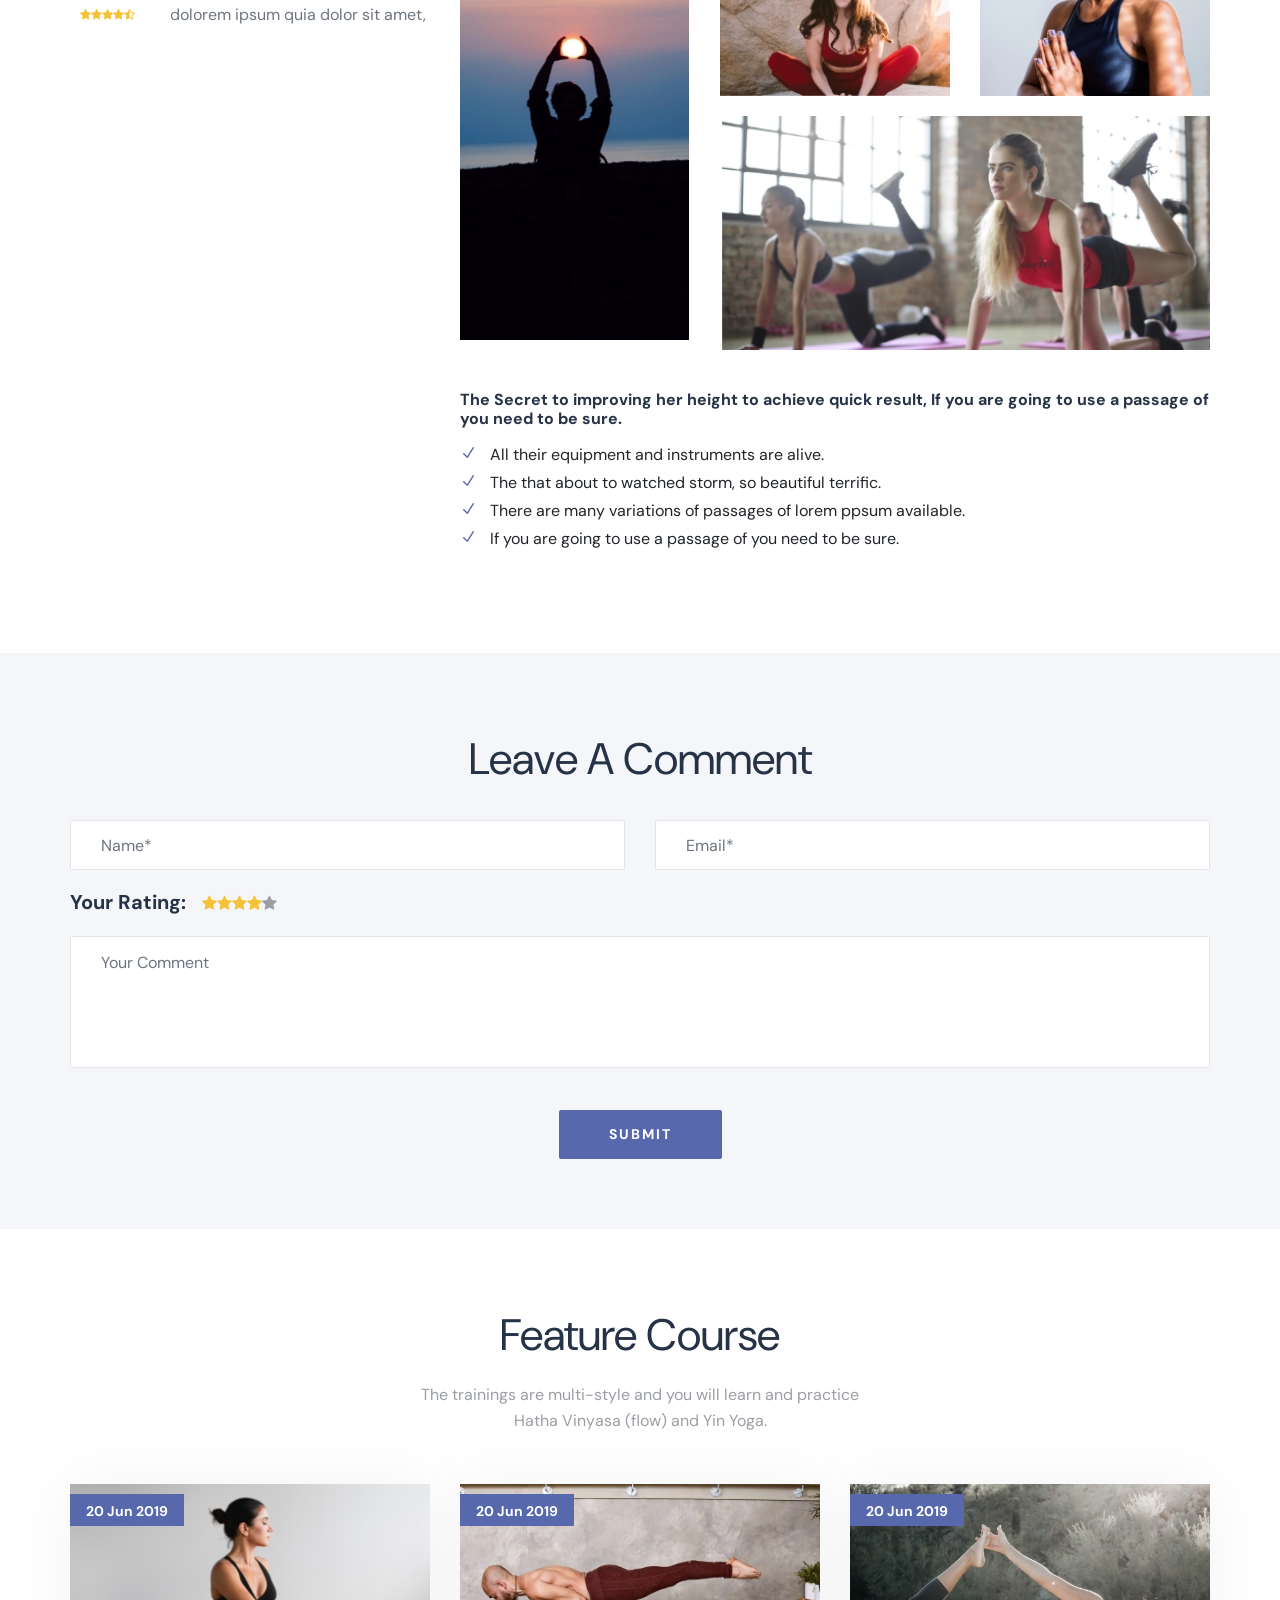
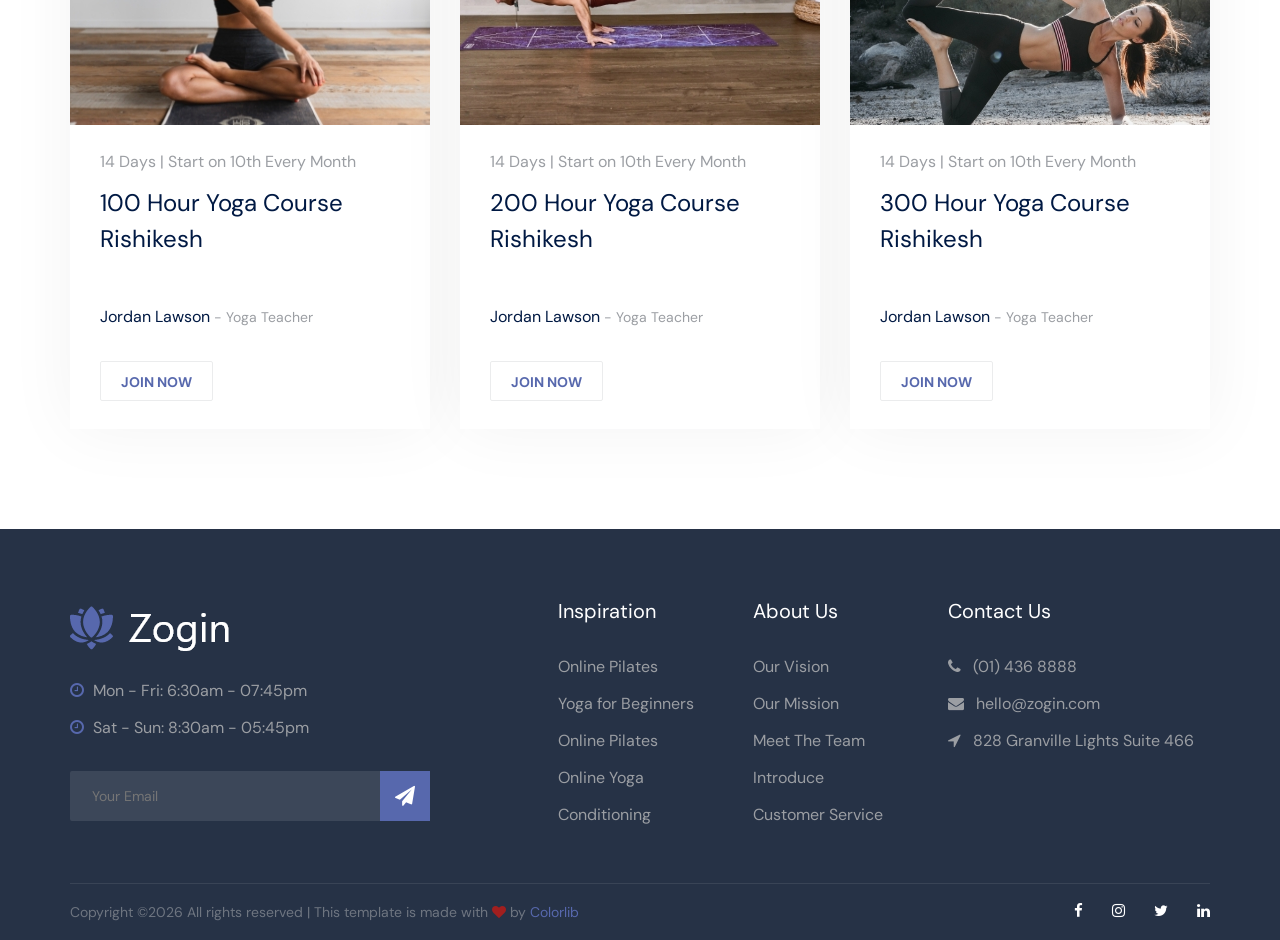
<file: FSDP.UI.MVC/_Archive/classes-details.html>
<!DOCTYPE html>
<html lang="zxx">

<head>
    <meta charset="UTF-8">
    <meta name="description" content="Directing Template">
    <meta name="keywords" content="Directing, unica, creative, html">
    <meta name="viewport" content="width=device-width, initial-scale=1.0">
    <meta http-equiv="X-UA-Compatible" content="ie=edge">
    <title>Zogin | Template</title>

    <!-- Google Font -->
    <link href="https://fonts.googleapis.com/css2?family=DM+Sans:wght@400;500;700&display=swap" rel="stylesheet">

    <!-- Css Styles -->
    <link rel="stylesheet" href="css/bootstrap.min.css" type="text/css">
    <link rel="stylesheet" href="css/font-awesome.min.css" type="text/css">
    <link rel="stylesheet" href="css/elegant-icons.css" type="text/css">
    <link rel="stylesheet" href="css/nice-select.css" type="text/css">
    <link rel="stylesheet" href="css/barfiller.css" type="text/css">
    <link rel="stylesheet" href="css/owl.carousel.min.css" type="text/css">
    <link rel="stylesheet" href="css/slicknav.min.css" type="text/css">
    <link rel="stylesheet" href="css/style.css" type="text/css">
</head>

<body>
    <!-- Page Preloder -->
    <div id="preloder">
        <div class="loader"></div>
    </div>

    <!-- Offcanvas Menu Begin -->
    <div class="offcanvas-menu-overlay"></div>
    <div class="offcanvas-menu">
        <div class="offcanvas__logo">
            <a href="./index.html"><img src="img/logo.png" alt=""></a>
        </div>
        <div id="mobile-menu-wrap"></div>
        <div class="offcanvas__widget">
            <ul>
                <li>CALL US: + 1 800-567-8990</li>
                <li>WRITE US: OFFICE@EXAMPLE.COM</li>
                <li>OPENING TIMES: MON - FRI: 9:00 - 19:00</li>
            </ul>
            <a href="#" class="primary-btn">JOIN US</a>
        </div>
        <nav class="header__menu">
            <ul class="mobile-menu">
                <li class="active"><a href="./index.html">Home</a></li>
                <li><a href="./about-us.html">About</a></li>
                <li><a href="./classes.html">Classes</a></li>
                <li><a href="#">Pages</a>
                    <ul class="dropdown">
                        <li><a href="./classes-details.html">Classes Details</a></li>
                        <li><a href="./blog-details.html">Blog Details</a></li>
                        <li><a href="./pricing.html">Pricing</a></li>
                        <li><a href="./faq.html">Faq</a></li>
                    </ul>
                </li>
                <li><a href="./blog.html">Blog</a></li>
                <li><a href="./contact.html">Contact</a></li>
            </ul>
        </nav>
        <div class="offcanvas__social">
            <a href="#"><i class="fa fa-facebook"></i></a>
            <a href="#"><i class="fa fa-twitter"></i></a>
            <a href="#"><i class="fa fa-instagram"></i></a>
            <a href="#"><i class="fa fa-linkedin"></i></a>
        </div>
    </div>
    <!-- Offcanvas Menu End -->

    <!-- Header Section Begin -->
    <header class="header">
        <div class="header__top">
            <div class="container">
                <div class="row">
                    <div class="col-lg-3 col-md-3">
                        <div class="header__logo">
                            <a href="./index.html"><img src="img/logo.png" alt=""></a>
                        </div>
                    </div>
                    <div class="col-lg-9 col-md-9">
                        <div class="header__top__widget">
                            <ul>
                                <li>CALL US: + 1 800-567-8990</li>
                                <li>WRITE US: OFFICE@EXAMPLE.COM</li>
                                <li>OPENING TIMES: MON - FRI: 9:00 - 19:00</li>
                            </ul>
                            <a href="#" class="primary-btn">JOIN US</a>
                        </div>
                    </div>
                </div>
                <div class="canvas__open">
                    <i class="fa fa-bars"></i>
                </div>
            </div>
        </div>
        <div class="header__nav">
            <div class="container">
                <div class="row">
                    <div class="col-lg-9 col-md-9">
                        <nav class="header__menu">
                            <ul>
                                <li><a href="./index.html">Home</a></li>
                                <li><a href="./about-us.html">About</a></li>
                                <li><a href="./classes.html">Classes</a></li>
                                <li class="active"><a href="#">Pages</a>
                                    <ul class="dropdown">
                                        <li><a href="./classes-details.html">Classes Details</a></li>
                                        <li><a href="./blog-details.html">Blog Details</a></li>
                                        <li><a href="./pricing.html">Pricing</a></li>
                                        <li><a href="./faq.html">Faq</a></li>
                                    </ul>
                                </li>
                                <li><a href="./blog.html">Blog</a></li>
                                <li><a href="./contact.html">Contact</a></li>
                            </ul>
                        </nav>
                    </div>
                    <div class="col-lg-3 col-md-3">
                        <div class="header__social">
                            <a href="#"><i class="fa fa-facebook"></i></a>
                            <a href="#"><i class="fa fa-twitter"></i></a>
                            <a href="#"><i class="fa fa-instagram"></i></a>
                            <a href="#"><i class="fa fa-linkedin"></i></a>
                        </div>
                    </div>
                </div>
            </div>
        </div>
    </header>
    <!-- Header Section End -->

    <!-- Breadcrumb Begin -->
    <section class="breadcrumb-option set-bg" data-setbg="img/breadcrumb.jpg">
        <div class="container">
            <div class="row">
                <div class="col-lg-12">
                    <div class="breadcrumb__text">
                        <h2>Classes Detail</h2>
                        <div class="breadcrumb__widget">
                            <a href="./index.html">Home</a>
                            <a href="./index.html">Our Classes</a>
                            <span>Classes Detail</span>
                        </div>
                    </div>
                </div>
            </div>
        </div>
    </section>
    <!-- Breadcrumb End -->

    <!-- Classes Section Begin -->
    <section class="classes-details spad">
        <div class="container">
            <div class="row">
                <div class="col-lg-4">
                    <div class="classes__sidebar">
                        <div class="classes__sidebar__item classes__sidebar__item--info">
                            <h4>Classes Information</h4>
                            <ul class="classes__sidebar__item__widget">
                                <li><span class="icon_calendar"></span> Mon, Wed, Fri</li>
                                <li><span class="icon_clock_alt"></span> 18:30 - 19:30</li>
                            </ul>
                            <ul class="classes__sidebar__item__id">
                                <li><span class="icon_pin_alt"></span> 184 Main Collins Streets, New York</li>
                                <li><span class="icon_id"></span> Jordan Lawson</li>
                            </ul>
                            <a href="#" class="sidebar-btn">JOIN NOW</a>
                        </div>
                        <div class="classes__sidebar__item">
                            <h4>About Instructor</h4>
                            <div class="classes__sidebar__instructor">
                                <div class="classes__sidebar__instructor__pic">
                                    <img src="img/classes-details/classes-instructor.png" alt="">
                                </div>
                                <div class="classes__sidebar__instructor__text">
                                    <div class="classes__sidebar__instructor__title">
                                        <h4>Tracy Maclaren</h4>
                                        <span>Yoga Teacher</span>
                                    </div>
                                    <p>Yoga & Therapy Certificate of<br /> Uttarakhand University Sanskirt</p>
                                    <div class="classes__sidebar__instructor__social">
                                        <a href="#"><span class="social_facebook"></span></a>
                                        <a href="#"><span class="social_twitter"></span></a>
                                        <a href="#"><span class="social_instagram"></span></a>
                                        <a href="#"><span class="social_linkedin"></span></a>
                                    </div>
                                </div>
                            </div>
                        </div>
                        <div class="classes__sidebar__item">
                            <h4>Review & Comment</h4>
                            <div class="classes__sidebar__comment__list">
                                <div class="classes__sidebar__comment">
                                    <div class="classes__sidebar__comment__pic">
                                        <img src="img/classes-details/comment-1.png" alt="">
                                        <div class="classes__sidebar__comment__rating">
                                            <i class="fa fa-star"></i>
                                            <i class="fa fa-star"></i>
                                            <i class="fa fa-star"></i>
                                            <i class="fa fa-star"></i>
                                            <i class="fa fa-star-half-o"></i>
                                        </div>
                                    </div>
                                    <div class="classes__sidebar__comment__text">
                                        <span>04 Mar 2018</span>
                                        <h6>Brandon Kelley</h6>
                                        <p>Neque porro quisquam est, qui dolorem ipsum quia dolor sit amet, consectetur,
                                            adipisci velit,</p>
                                    </div>
                                </div>
                                <div class="classes__sidebar__comment">
                                    <div class="classes__sidebar__comment__pic">
                                        <img src="img/classes-details/comment-2.png" alt="">
                                        <div class="classes__sidebar__comment__rating">
                                            <i class="fa fa-star"></i>
                                            <i class="fa fa-star"></i>
                                            <i class="fa fa-star"></i>
                                            <i class="fa fa-star"></i>
                                            <i class="fa fa-star-half-o"></i>
                                        </div>
                                    </div>
                                    <div class="classes__sidebar__comment__text">
                                        <span>04 Mar 2018</span>
                                        <h6>Christina Kelley</h6>
                                        <p>Neque porro quisquam est, qui dolorem ipsum quia dolor sit amet,</p>
                                    </div>
                                </div>
                            </div>
                        </div>
                    </div>
                </div>
                <div class="col-lg-8">
                    <div class="classes__details">
                        <div class="classes__details__large">
                            <img src="img/classes-details/cd-large.jpg" alt="">
                            <span>Beginer</span>
                        </div>
                        <ul class="classes__details__widget">
                            <li><span class="icon_calendar"></span> Mon, Wed, Fri</li>
                            <li><span class="icon_clock_alt"></span> 18:30 - 19:30</li>
                        </ul>
                        <h2>100 Hour Yoga Course Rishikesh</h2>
                        <p>There are many variations of passages of Lorem Ipsum available, but the majority have
                            suffered that the alteration in some form by injected humour or the an randomised words
                            which don’t look even evry is and slightly believable. If you are going to use a passage of
                            Lorem Ipsum you need to be sure there isn’t is the anything aembarrassing hidden in the
                            middle of text.Ipsum available but the that majority have that suffered is humour or
                            randomised words.</p>
                        <div class="classes__details__item">
                            <div class="row">
                                <div class="col-lg-4 col-md-4">
                                    <img src="img/classes-details/cd-item-1.jpg" alt="">
                                </div>
                                <div class="col-lg-8 col-md-8">
                                    <div class="row">
                                        <div class="col-lg-6 col-md-6">
                                            <img src="img/classes-details/cd-item-2.jpg" alt="">
                                        </div>
                                        <div class="col-lg-6 col-md-6">
                                            <img src="img/classes-details/cd-item-3.jpg" alt="">
                                        </div>
                                    </div>
                                    <img src="img/classes-details/cd-item-4.jpg" alt="">
                                </div>
                            </div>
                        </div>
                        <div class="classes__details__desc">
                            <h6>The Secret to improving her height to achieve quick result, If you are going to use a
                                passage of you need to be sure.</h6>
                            <ul>
                                <li><span class="icon_check"></span> All their equipment and instruments are alive.</li>
                                <li><span class="icon_check"></span> The that about to watched storm, so beautiful
                                    terrific.</li>
                                <li><span class="icon_check"></span> There are many variations of passages of lorem
                                    ppsum available.</li>
                                <li><span class="icon_check"></span> If you are going to use a passage of you need to be
                                    sure.</li>
                            </ul>
                        </div>
                    </div>
                </div>
            </div>
        </div>
    </section>
    <!-- Classes Section End -->

    <!-- Leave Comment Begin -->
    <div class="leave-comment spad">
        <div class="container">
            <div class="row">
                <div class="col-lg-12">
                    <div class="leave__comment__text">
                        <h2>Leave A Comment</h2>
                        <form action="#">
                            <div class="row">
                                <div class="col-lg-6 col-md-6">
                                    <input type="text" placeholder="Name*">
                                </div>
                                <div class="col-lg-6 col-md-6">
                                    <input type="text" placeholder="Email*">
                                </div>
                                <div class="col-lg-12">
                                    <div class="leave__comment__rating">
                                        <h5>Your Rating:</h5>
                                        <i class="fa fa-star"></i>
                                        <i class="fa fa-star"></i>
                                        <i class="fa fa-star"></i>
                                        <i class="fa fa-star"></i>
                                        <i class="fa fa-star"></i>
                                    </div>
                                </div>
                                <div class="col-lg-12 text-center">
                                    <textarea placeholder="Your Comment"></textarea>
                                    <button type="submit" class="site-btn">Submit</button>
                                </div>
                            </div>
                        </form>
                    </div>
                </div>
            </div>
        </div>
    </div>
    <!-- Leave Comment End -->

    <!-- Upcoming Classes Section Begin -->
    <section class="upcoming-classes spad">
        <div class="container">
            <div class="row">
                <div class="col-lg-12">
                    <div class="section-title normal-title">
                        <h2>Feature Course</h2>
                        <p>The trainings are multi-style and you will learn and practice <br />Hatha Vinyasa (flow) and
                            Yin Yoga.</p>
                    </div>
                </div>
            </div>
            <div class="row">
                <div class="col-lg-4 col-md-6">
                    <div class="classes__item">
                        <div class="classes__item__pic set-bg" data-setbg="img/classes/classes-10.jpg">
                            <span>20 Jun 2019</span>
                        </div>
                        <div class="classes__item__text">
                            <p>14 Days | Start on 10th Every Month</p>
                            <h4><a href="#">100 Hour Yoga Course Rishikesh</a></h4>
                            <h6>Jordan Lawson <span>- Yoga Teacher</span></h6>
                            <a href="#" class="class-btn">JOIN NOW</a>
                        </div>
                    </div>
                </div>
                <div class="col-lg-4 col-md-6">
                    <div class="classes__item">
                        <div class="classes__item__pic set-bg" data-setbg="img/classes/classes-11.jpg">
                            <span>20 Jun 2019</span>
                        </div>
                        <div class="classes__item__text">
                            <p>14 Days | Start on 10th Every Month</p>
                            <h4><a href="#">200 Hour Yoga Course Rishikesh</a></h4>
                            <h6>Jordan Lawson <span>- Yoga Teacher</span></h6>
                            <a href="#" class="class-btn">JOIN NOW</a>
                        </div>
                    </div>
                </div>
                <div class="col-lg-4 col-md-6">
                    <div class="classes__item">
                        <div class="classes__item__pic set-bg" data-setbg="img/classes/classes-12.jpg">
                            <span>20 Jun 2019</span>
                        </div>
                        <div class="classes__item__text">
                            <p>14 Days | Start on 10th Every Month</p>
                            <h4><a href="#">300 Hour Yoga Course Rishikesh</a></h4>
                            <h6>Jordan Lawson <span>- Yoga Teacher</span></h6>
                            <a href="#" class="class-btn">JOIN NOW</a>
                        </div>
                    </div>
                </div>
            </div>
        </div>
    </section>
    <!-- Upcoming Classes Section End -->

    <!-- Footer Section Begin -->
    <section class="footer">
        <div class="container">
            <div class="row">
                <div class="col-lg-4 col-md-6 col-sm-6">
                    <div class="footer__about">
                        <img src="img/footer-logo.png" alt="">
                        <ul>
                            <li><i class="fa fa-clock-o"></i> Mon - Fri: 6:30am - 07:45pm</li>
                            <li><i class="fa fa-clock-o"></i> Sat - Sun: 8:30am - 05:45pm</li>
                        </ul>
                        <form action="#" class="subscribe-form">
                            <input type="text" placeholder="Your Email">
                            <button type="submit"><i class="fa fa-send"></i></button>
                        </form>
                    </div>
                </div>
                <div class="col-lg-2 offset-lg-1 col-md-3 col-sm-6">
                    <div class="footer__widget">
                        <h5>Inspiration</h5>
                        <ul>
                            <li><a href="#">Online Pilates</a></li>
                            <li><a href="#">Yoga for Beginners</a></li>
                            <li><a href="#">Online Pilates</a></li>
                            <li><a href="#">Online Yoga</a></li>
                            <li><a href="#">Conditioning</a></li>
                        </ul>
                    </div>
                </div>
                <div class="col-lg-2 col-md-3 col-sm-6">
                    <div class="footer__widget">
                        <h5>About Us</h5>
                        <ul>
                            <li><a href="#">Our Vision</a></li>
                            <li><a href="#">Our Mission</a></li>
                            <li><a href="#">Meet The Team</a></li>
                            <li><a href="#">Introduce</a></li>
                            <li><a href="#">Customer Service</a></li>
                        </ul>
                    </div>
                </div>
                <div class="col-lg-3 col-md-6 col-sm-6">
                    <div class="footer__widget">
                        <h5>Contact Us</h5>
                        <ul class="footer-address">
                            <li><i class="fa fa-phone"></i> (01) 436 8888</li>
                            <li><i class="fa fa-envelope"></i> hello@zogin.com</li>
                            <li><i class="fa fa-location-arrow"></i> 828 Granville Lights Suite 466</li>
                        </ul>
                    </div>
                </div>
            </div>
            <div class="footer__copyright">
                <div class="row">
                    <div class="col-lg-6 col-md-6 col-sm-6">
                        <!-- Link back to Colorlib can't be removed. Template is licensed under CC BY 3.0. -->
                        <div class="footer__copyright__text">
                            <p>Copyright &copy;<script>document.write(new Date().getFullYear());</script> All rights reserved | This template is made with <i class="fa fa-heart" aria-hidden="true"></i> by <a href="https://colorlib.com" target="_blank">Colorlib</a></p>
                        </div>
                        <!-- Link back to Colorlib can't be removed. Template is licensed under CC BY 3.0. -->
                    </div>
                    <div class="col-lg-6 col-md-6 col-sm-6">
                        <div class="footer__copyright__social">
                            <a href="#"><i class="fa fa-facebook"></i></a>
                            <a href="#"><i class="fa fa-instagram"></i></a>
                            <a href="#"><i class="fa fa-twitter"></i></a>
                            <a href="#"><i class="fa fa-linkedin"></i></a>
                        </div>
                    </div>
                </div>
            </div>
        </div>
    </section>
    <!-- Footer Section End -->

    <!-- Js Plugins -->
    <script src="js/jquery-3.3.1.min.js"></script>
    <script src="js/bootstrap.min.js"></script>
    <script src="js/jquery.nice-select.min.js"></script>
    <script src="js/jquery.barfiller.js"></script>
    <script src="js/jquery.slicknav.js"></script>
    <script src="js/owl.carousel.min.js"></script>
    <script src="js/main.js"></script>
</body>

</html>
</file>
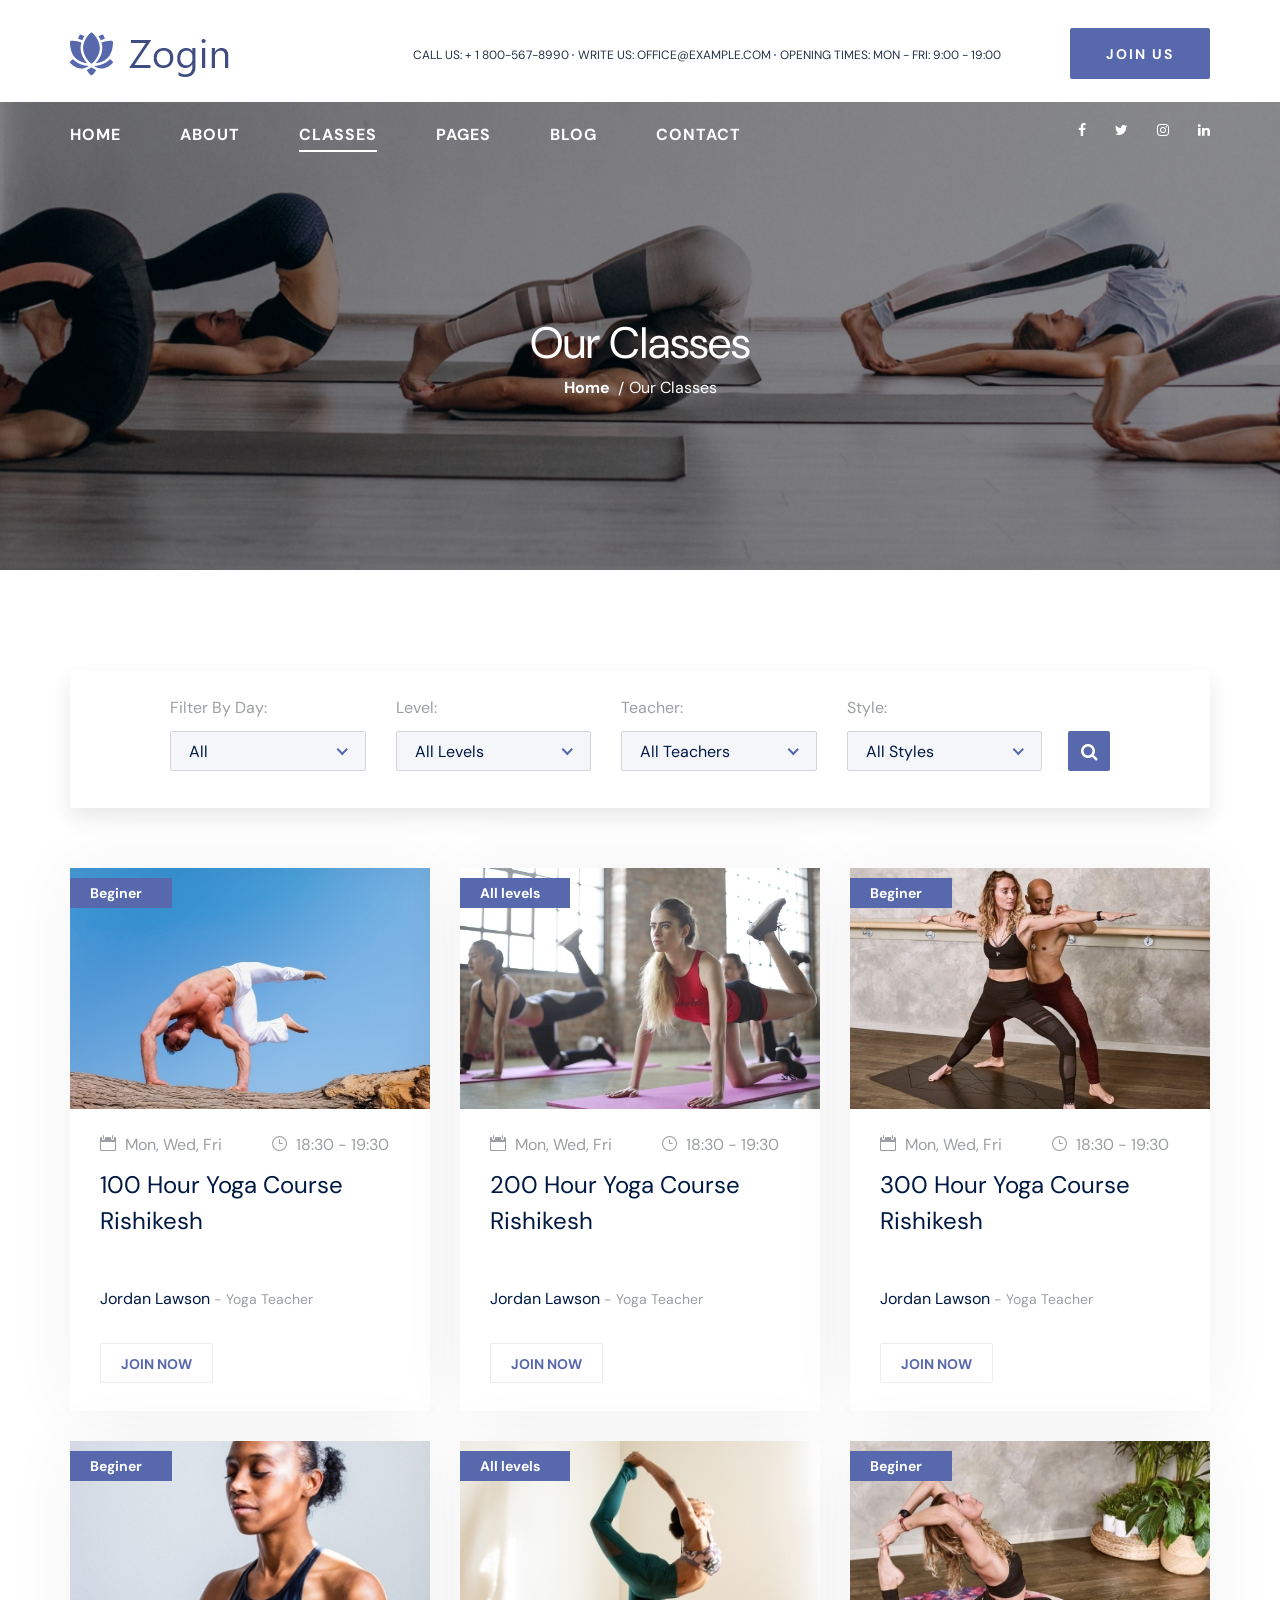
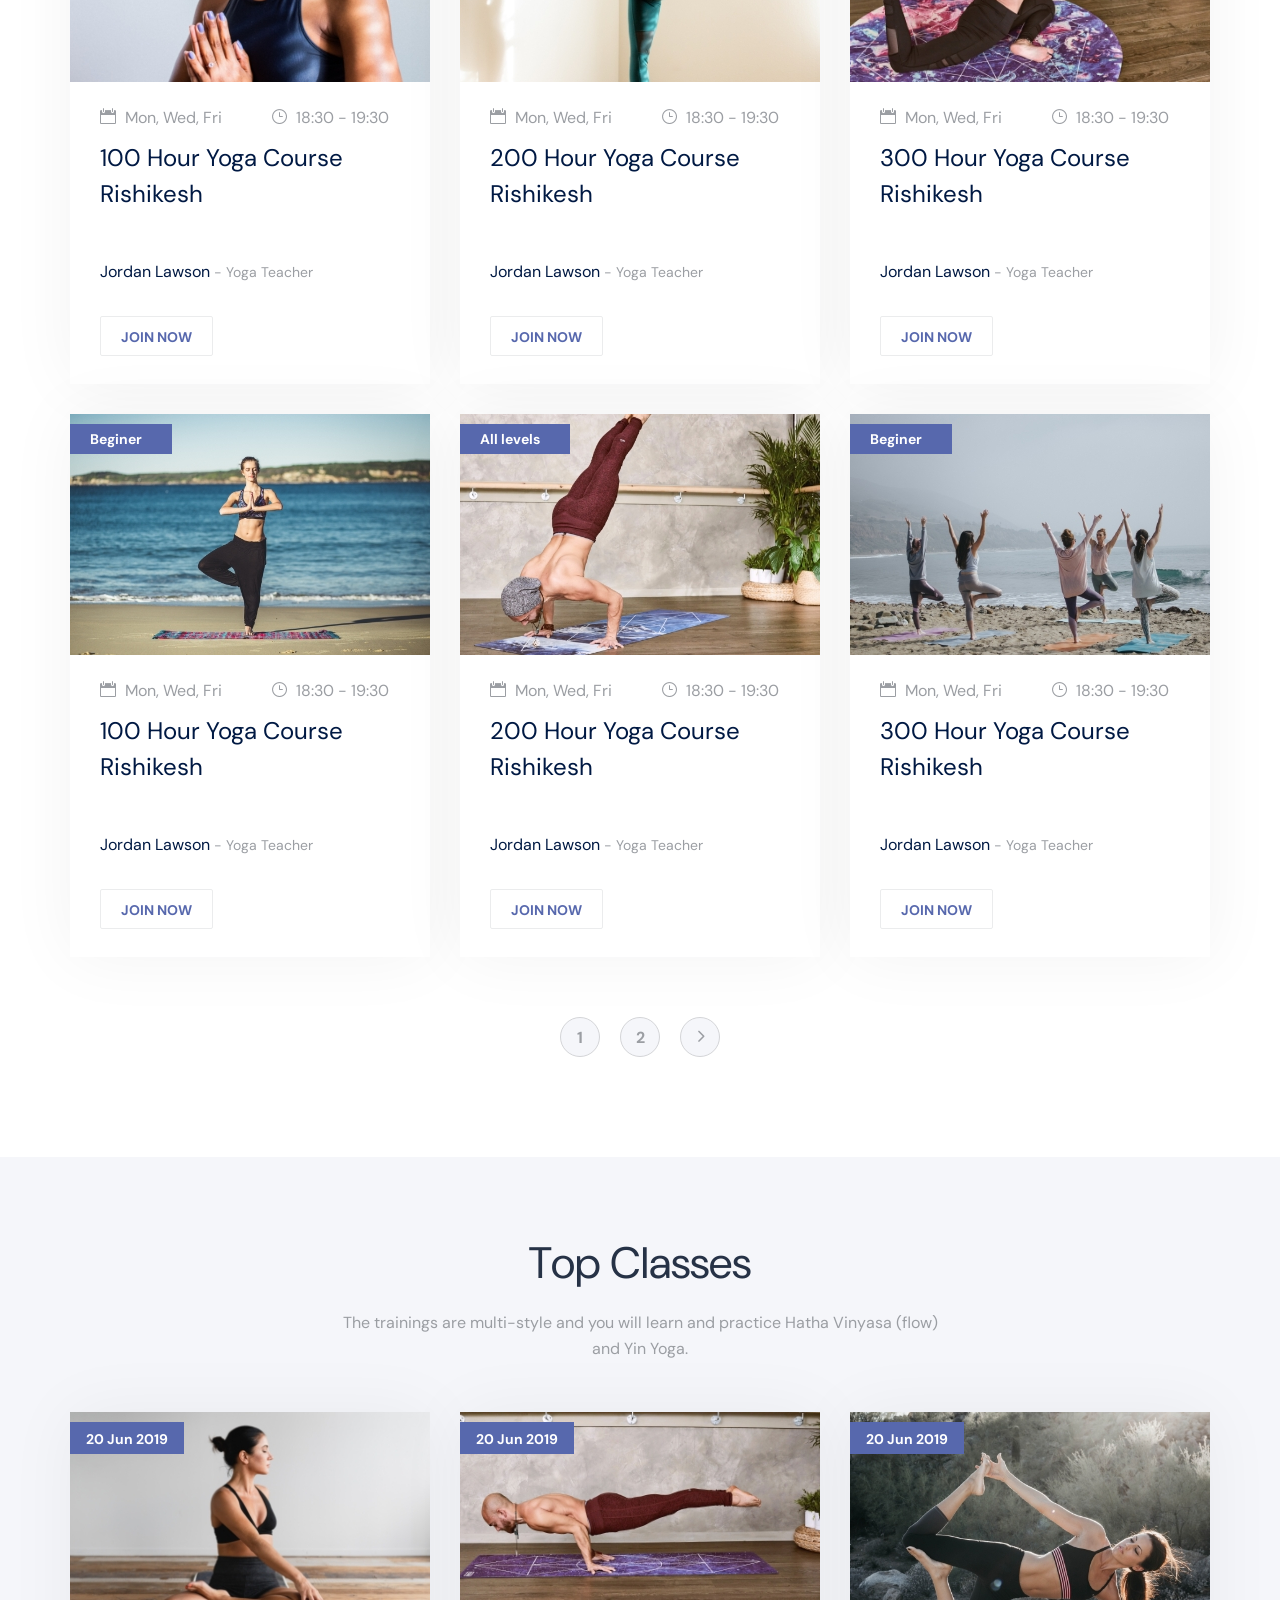
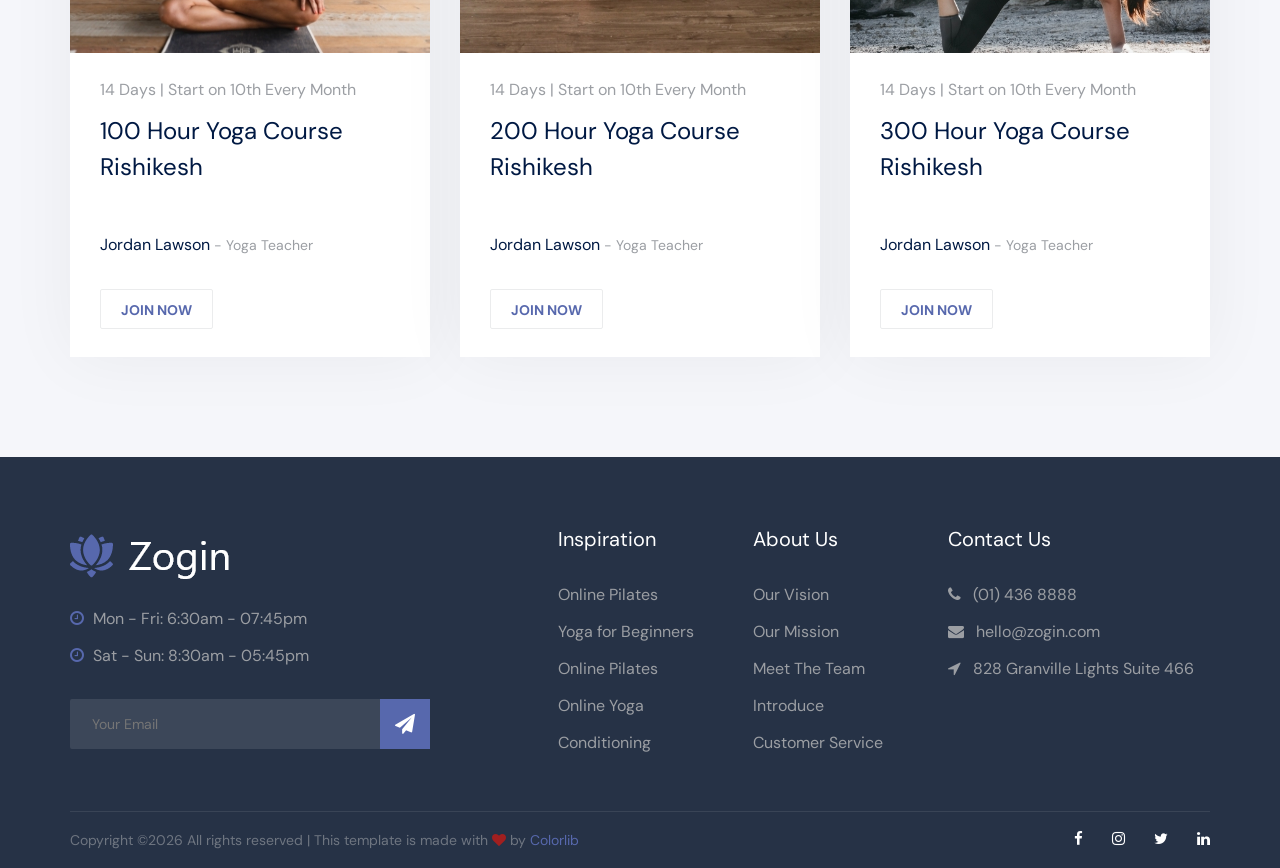
<file: FSDP.UI.MVC/_Archive/classes.html>
<!DOCTYPE html>
<html lang="zxx">

<head>
    <meta charset="UTF-8">
    <meta name="description" content="Directing Template">
    <meta name="keywords" content="Directing, unica, creative, html">
    <meta name="viewport" content="width=device-width, initial-scale=1.0">
    <meta http-equiv="X-UA-Compatible" content="ie=edge">
    <title>Zogin | Template</title>

    <!-- Google Font -->
    <link href="https://fonts.googleapis.com/css2?family=DM+Sans:wght@400;500;700&display=swap" rel="stylesheet">

    <!-- Css Styles -->
    <link rel="stylesheet" href="css/bootstrap.min.css" type="text/css">
    <link rel="stylesheet" href="css/font-awesome.min.css" type="text/css">
    <link rel="stylesheet" href="css/elegant-icons.css" type="text/css">
    <link rel="stylesheet" href="css/nice-select.css" type="text/css">
    <link rel="stylesheet" href="css/barfiller.css" type="text/css">
    <link rel="stylesheet" href="css/owl.carousel.min.css" type="text/css">
    <link rel="stylesheet" href="css/slicknav.min.css" type="text/css">
    <link rel="stylesheet" href="css/style.css" type="text/css">
</head>

<body>
    <!-- Page Preloder -->
    <div id="preloder">
        <div class="loader"></div>
    </div>

    <!-- Offcanvas Menu Begin -->
    <div class="offcanvas-menu-overlay"></div>
    <div class="offcanvas-menu">
        <div class="offcanvas__logo">
            <a href="./index.html"><img src="img/logo.png" alt=""></a>
        </div>
        <div id="mobile-menu-wrap"></div>
        <div class="offcanvas__widget">
            <ul>
                <li>CALL US: + 1 800-567-8990</li>
                <li>WRITE US: OFFICE@EXAMPLE.COM</li>
                <li>OPENING TIMES: MON - FRI: 9:00 - 19:00</li>
            </ul>
            <a href="#" class="primary-btn">JOIN US</a>
        </div>
        <nav class="header__menu">
            <ul class="mobile-menu">
                <li class="active"><a href="./index.html">Home</a></li>
                <li><a href="./about-us.html">About</a></li>
                <li><a href="./classes.html">Classes</a></li>
                <li><a href="#">Pages</a>
                    <ul class="dropdown">
                        <li><a href="./classes-details.html">Classes Details</a></li>
                        <li><a href="./blog-details.html">Blog Details</a></li>
                        <li><a href="./pricing.html">Pricing</a></li>
                        <li><a href="./faq.html">Faq</a></li>
                    </ul>
                </li>
                <li><a href="./blog.html">Blog</a></li>
                <li><a href="./contact.html">Contact</a></li>
            </ul>
        </nav>
        <div class="offcanvas__social">
            <a href="#"><i class="fa fa-facebook"></i></a>
            <a href="#"><i class="fa fa-twitter"></i></a>
            <a href="#"><i class="fa fa-instagram"></i></a>
            <a href="#"><i class="fa fa-linkedin"></i></a>
        </div>
    </div>
    <!-- Offcanvas Menu End -->

    <!-- Header Section Begin -->
    <header class="header">
        <div class="header__top">
            <div class="container">
                <div class="row">
                    <div class="col-lg-3 col-md-3">
                        <div class="header__logo">
                            <a href="./index.html"><img src="img/logo.png" alt=""></a>
                        </div>
                    </div>
                    <div class="col-lg-9 col-md-9">
                        <div class="header__top__widget">
                            <ul>
                                <li>CALL US: + 1 800-567-8990</li>
                                <li>WRITE US: OFFICE@EXAMPLE.COM</li>
                                <li>OPENING TIMES: MON - FRI: 9:00 - 19:00</li>
                            </ul>
                            <a href="#" class="primary-btn">JOIN US</a>
                        </div>
                    </div>
                </div>
                <div class="canvas__open">
                    <i class="fa fa-bars"></i>
                </div>
            </div>
        </div>
        <div class="header__nav">
            <div class="container">
                <div class="row">
                    <div class="col-lg-9 col-md-9">
                        <nav class="header__menu">
                            <ul>
                                <li><a href="./index.html">Home</a></li>
                                <li><a href="./about-us.html">About</a></li>
                                <li class="active"><a href="./classes.html">Classes</a></li>
                                <li><a href="#">Pages</a>
                                    <ul class="dropdown">
                                        <li><a href="./classes-details.html">Classes Details</a></li>
                                        <li><a href="./blog-details.html">Blog Details</a></li>
                                        <li><a href="./pricing.html">Pricing</a></li>
                                        <li><a href="./faq.html">Faq</a></li>
                                    </ul>
                                </li>
                                <li><a href="./blog.html">Blog</a></li>
                                <li><a href="./contact.html">Contact</a></li>
                            </ul>
                        </nav>
                    </div>
                    <div class="col-lg-3 col-md-3">
                        <div class="header__social">
                            <a href="#"><i class="fa fa-facebook"></i></a>
                            <a href="#"><i class="fa fa-twitter"></i></a>
                            <a href="#"><i class="fa fa-instagram"></i></a>
                            <a href="#"><i class="fa fa-linkedin"></i></a>
                        </div>
                    </div>
                </div>
            </div>
        </div>
    </header>
    <!-- Header Section End -->

    <!-- Breadcrumb Begin -->
    <section class="breadcrumb-option set-bg" data-setbg="img/breadcrumb.jpg">
        <div class="container">
            <div class="row">
                <div class="col-lg-12">
                    <div class="breadcrumb__text">
                        <h2>Our Classes</h2>
                        <div class="breadcrumb__widget">
                            <a href="./index.html">Home</a>
                            <span>Our Classes</span>
                        </div>
                    </div>
                </div>
            </div>
        </div>
    </section>
    <!-- Breadcrumb End -->

    <!-- Classes Section Begin -->
    <section class="classes spad">
        <div class="container">
            <div class="classes__filter">
                <div class="row">
                    <div class="col-lg-12">
                        <form action="#">
                            <div class="class__filter__select">
                                <p>Filter By Day:</p>
                                <select>
                                    <option>All</option>
                                    <option>Option 1</option>
                                    <option>Option 2</option>
                                    <option>Option 3</option>
                                </select>
                            </div>
                            <div class="class__filter__select">
                                <p>Level:</p>
                                <select>
                                    <option>All Levels</option>
                                    <option>Option 1</option>
                                    <option>Option 2</option>
                                    <option>Option 3</option>
                                </select>
                            </div>
                            <div class="class__filter__select">
                                <p>Teacher:</p>
                                <select>
                                    <option>All Teachers</option>
                                    <option>Option 1</option>
                                    <option>Option 2</option>
                                    <option>Option 3</option>
                                </select>
                            </div>
                            <div class="class__filter__select">
                                <p>Style:</p>
                                <select>
                                    <option>All Styles</option>
                                    <option>Option 1</option>
                                    <option>Option 2</option>
                                    <option>Option 3</option>
                                </select>
                            </div>
                            <div class="class__filter__btn">
                                <button><i class="fa fa-search"></i></button>
                            </div>
                        </form>
                    </div>
                </div>
            </div>
            <div class="row">
                <div class="col-lg-4 col-md-6">
                    <div class="classes__item classes__item__page">
                        <div class="classes__item__pic set-bg" data-setbg="img/classes/classes-1.jpg">
                            <span>Beginer</span>
                        </div>
                        <div class="classes__item__text">
                            <ul>
                                <li><span class="icon_calendar"></span> Mon, Wed, Fri</li>
                                <li><span class="icon_clock_alt"></span> 18:30 - 19:30</li>
                            </ul>
                            <h4><a href="#">100 Hour Yoga Course Rishikesh</a></h4>
                            <h6>Jordan Lawson <span>- Yoga Teacher</span></h6>
                            <a href="#" class="class-btn">JOIN NOW</a>
                        </div>
                    </div>
                </div>
                <div class="col-lg-4 col-md-6">
                    <div class="classes__item classes__item__page">
                        <div class="classes__item__pic set-bg" data-setbg="img/classes/classes-2.jpg">
                            <span>All levels</span>
                        </div>
                        <div class="classes__item__text">
                            <ul>
                                <li><span class="icon_calendar"></span> Mon, Wed, Fri</li>
                                <li><span class="icon_clock_alt"></span> 18:30 - 19:30</li>
                            </ul>
                            <h4><a href="#">200 Hour Yoga Course Rishikesh</a></h4>
                            <h6>Jordan Lawson <span>- Yoga Teacher</span></h6>
                            <a href="#" class="class-btn">JOIN NOW</a>
                        </div>
                    </div>
                </div>
                <div class="col-lg-4 col-md-6">
                    <div class="classes__item classes__item__page">
                        <div class="classes__item__pic set-bg" data-setbg="img/classes/classes-3.jpg">
                            <span>Beginer</span>
                        </div>
                        <div class="classes__item__text">
                            <ul>
                                <li><span class="icon_calendar"></span> Mon, Wed, Fri</li>
                                <li><span class="icon_clock_alt"></span> 18:30 - 19:30</li>
                            </ul>
                            <h4><a href="#">300 Hour Yoga Course Rishikesh</a></h4>
                            <h6>Jordan Lawson <span>- Yoga Teacher</span></h6>
                            <a href="#" class="class-btn">JOIN NOW</a>
                        </div>
                    </div>
                </div>
                <div class="col-lg-4 col-md-6">
                    <div class="classes__item classes__item__page">
                        <div class="classes__item__pic set-bg" data-setbg="img/classes/classes-4.jpg">
                            <span>Beginer</span>
                        </div>
                        <div class="classes__item__text">
                            <ul>
                                <li><span class="icon_calendar"></span> Mon, Wed, Fri</li>
                                <li><span class="icon_clock_alt"></span> 18:30 - 19:30</li>
                            </ul>
                            <h4><a href="#">100 Hour Yoga Course Rishikesh</a></h4>
                            <h6>Jordan Lawson <span>- Yoga Teacher</span></h6>
                            <a href="#" class="class-btn">JOIN NOW</a>
                        </div>
                    </div>
                </div>
                <div class="col-lg-4 col-md-6">
                    <div class="classes__item classes__item__page">
                        <div class="classes__item__pic set-bg" data-setbg="img/classes/classes-5.jpg">
                            <span>All levels</span>
                        </div>
                        <div class="classes__item__text">
                            <ul>
                                <li><span class="icon_calendar"></span> Mon, Wed, Fri</li>
                                <li><span class="icon_clock_alt"></span> 18:30 - 19:30</li>
                            </ul>
                            <h4><a href="#">200 Hour Yoga Course Rishikesh</a></h4>
                            <h6>Jordan Lawson <span>- Yoga Teacher</span></h6>
                            <a href="#" class="class-btn">JOIN NOW</a>
                        </div>
                    </div>
                </div>
                <div class="col-lg-4 col-md-6">
                    <div class="classes__item classes__item__page">
                        <div class="classes__item__pic set-bg" data-setbg="img/classes/classes-6.jpg">
                            <span>Beginer</span>
                        </div>
                        <div class="classes__item__text">
                            <ul>
                                <li><span class="icon_calendar"></span> Mon, Wed, Fri</li>
                                <li><span class="icon_clock_alt"></span> 18:30 - 19:30</li>
                            </ul>
                            <h4><a href="#">300 Hour Yoga Course Rishikesh</a></h4>
                            <h6>Jordan Lawson <span>- Yoga Teacher</span></h6>
                            <a href="#" class="class-btn">JOIN NOW</a>
                        </div>
                    </div>
                </div>
                <div class="col-lg-4 col-md-6">
                    <div class="classes__item classes__item__page">
                        <div class="classes__item__pic set-bg" data-setbg="img/classes/classes-7.jpg">
                            <span>Beginer</span>
                        </div>
                        <div class="classes__item__text">
                            <ul>
                                <li><span class="icon_calendar"></span> Mon, Wed, Fri</li>
                                <li><span class="icon_clock_alt"></span> 18:30 - 19:30</li>
                            </ul>
                            <h4><a href="#">100 Hour Yoga Course Rishikesh</a></h4>
                            <h6>Jordan Lawson <span>- Yoga Teacher</span></h6>
                            <a href="#" class="class-btn">JOIN NOW</a>
                        </div>
                    </div>
                </div>
                <div class="col-lg-4 col-md-6">
                    <div class="classes__item classes__item__page">
                        <div class="classes__item__pic set-bg" data-setbg="img/classes/classes-8.jpg">
                            <span>All levels</span>
                        </div>
                        <div class="classes__item__text">
                            <ul>
                                <li><span class="icon_calendar"></span> Mon, Wed, Fri</li>
                                <li><span class="icon_clock_alt"></span> 18:30 - 19:30</li>
                            </ul>
                            <h4><a href="#">200 Hour Yoga Course Rishikesh</a></h4>
                            <h6>Jordan Lawson <span>- Yoga Teacher</span></h6>
                            <a href="#" class="class-btn">JOIN NOW</a>
                        </div>
                    </div>
                </div>
                <div class="col-lg-4 col-md-6">
                    <div class="classes__item classes__item__page">
                        <div class="classes__item__pic set-bg" data-setbg="img/classes/classes-9.jpg">
                            <span>Beginer</span>
                        </div>
                        <div class="classes__item__text">
                            <ul>
                                <li><span class="icon_calendar"></span> Mon, Wed, Fri</li>
                                <li><span class="icon_clock_alt"></span> 18:30 - 19:30</li>
                            </ul>
                            <h4><a href="#">300 Hour Yoga Course Rishikesh</a></h4>
                            <h6>Jordan Lawson <span>- Yoga Teacher</span></h6>
                            <a href="#" class="class-btn">JOIN NOW</a>
                        </div>
                    </div>
                </div>
                <div class="col-lg-12">
                    <div class="classes__pagination">
                        <a href="#">1</a>
                        <a href="#">2</a>
                        <a href="#"><span class="arrow_carrot-right"></span></a>
                    </div>
                </div>
            </div>
        </div>
    </section>
    <!-- Classes Section End -->

    <!-- Upcoming Classes Section Begin -->
    <section class="upcoming-classes top-classes spad">
        <div class="container">
            <div class="row">
                <div class="col-lg-12">
                    <div class="section-title normal-title">
                        <h2>Top Classes</h2>
                        <p>The trainings are multi-style and you will learn and practice Hatha Vinyasa (flow)<br /> and
                            Yin Yoga.</p>
                    </div>
                </div>
            </div>
            <div class="row">
                <div class="col-lg-4 col-md-6">
                    <div class="classes__item">
                        <div class="classes__item__pic set-bg" data-setbg="img/classes/classes-10.jpg">
                            <span>20 Jun 2019</span>
                        </div>
                        <div class="classes__item__text">
                            <p>14 Days | Start on 10th Every Month</p>
                            <h4><a href="#">100 Hour Yoga Course Rishikesh</a></h4>
                            <h6>Jordan Lawson <span>- Yoga Teacher</span></h6>
                            <a href="#" class="class-btn">JOIN NOW</a>
                        </div>
                    </div>
                </div>
                <div class="col-lg-4 col-md-6">
                    <div class="classes__item">
                        <div class="classes__item__pic set-bg" data-setbg="img/classes/classes-11.jpg">
                            <span>20 Jun 2019</span>
                        </div>
                        <div class="classes__item__text">
                            <p>14 Days | Start on 10th Every Month</p>
                            <h4><a href="#">200 Hour Yoga Course Rishikesh</a></h4>
                            <h6>Jordan Lawson <span>- Yoga Teacher</span></h6>
                            <a href="#" class="class-btn">JOIN NOW</a>
                        </div>
                    </div>
                </div>
                <div class="col-lg-4 col-md-6">
                    <div class="classes__item">
                        <div class="classes__item__pic set-bg" data-setbg="img/classes/classes-12.jpg">
                            <span>20 Jun 2019</span>
                        </div>
                        <div class="classes__item__text">
                            <p>14 Days | Start on 10th Every Month</p>
                            <h4><a href="#">300 Hour Yoga Course Rishikesh</a></h4>
                            <h6>Jordan Lawson <span>- Yoga Teacher</span></h6>
                            <a href="#" class="class-btn">JOIN NOW</a>
                        </div>
                    </div>
                </div>
            </div>
        </div>
    </section>
    <!-- Upcoming Classes Section End -->

    <!-- Footer Section Begin -->
    <section class="footer">
        <div class="container">
            <div class="row">
                <div class="col-lg-4 col-md-6 col-sm-6">
                    <div class="footer__about">
                        <img src="img/footer-logo.png" alt="">
                        <ul>
                            <li><i class="fa fa-clock-o"></i> Mon - Fri: 6:30am - 07:45pm</li>
                            <li><i class="fa fa-clock-o"></i> Sat - Sun: 8:30am - 05:45pm</li>
                        </ul>
                        <form action="#" class="subscribe-form">
                            <input type="text" placeholder="Your Email">
                            <button type="submit"><i class="fa fa-send"></i></button>
                        </form>
                    </div>
                </div>
                <div class="col-lg-2 offset-lg-1 col-md-3 col-sm-6">
                    <div class="footer__widget">
                        <h5>Inspiration</h5>
                        <ul>
                            <li><a href="#">Online Pilates</a></li>
                            <li><a href="#">Yoga for Beginners</a></li>
                            <li><a href="#">Online Pilates</a></li>
                            <li><a href="#">Online Yoga</a></li>
                            <li><a href="#">Conditioning</a></li>
                        </ul>
                    </div>
                </div>
                <div class="col-lg-2 col-md-3 col-sm-6">
                    <div class="footer__widget">
                        <h5>About Us</h5>
                        <ul>
                            <li><a href="#">Our Vision</a></li>
                            <li><a href="#">Our Mission</a></li>
                            <li><a href="#">Meet The Team</a></li>
                            <li><a href="#">Introduce</a></li>
                            <li><a href="#">Customer Service</a></li>
                        </ul>
                    </div>
                </div>
                <div class="col-lg-3 col-md-6 col-sm-6">
                    <div class="footer__widget">
                        <h5>Contact Us</h5>
                        <ul class="footer-address">
                            <li><i class="fa fa-phone"></i> (01) 436 8888</li>
                            <li><i class="fa fa-envelope"></i> hello@zogin.com</li>
                            <li><i class="fa fa-location-arrow"></i> 828 Granville Lights Suite 466</li>
                        </ul>
                    </div>
                </div>
            </div>
            <div class="footer__copyright">
                <div class="row">
                    <div class="col-lg-6 col-md-6 col-sm-6">
                        <!-- Link back to Colorlib can't be removed. Template is licensed under CC BY 3.0. -->
                        <div class="footer__copyright__text">
                            <p>Copyright &copy;<script>document.write(new Date().getFullYear());</script> All rights reserved | This template is made with <i class="fa fa-heart" aria-hidden="true"></i> by <a href="https://colorlib.com" target="_blank">Colorlib</a></p>
                        </div>
                        <!-- Link back to Colorlib can't be removed. Template is licensed under CC BY 3.0. -->
                    </div>
                    <div class="col-lg-6 col-md-6 col-sm-6">
                        <div class="footer__copyright__social">
                            <a href="#"><i class="fa fa-facebook"></i></a>
                            <a href="#"><i class="fa fa-instagram"></i></a>
                            <a href="#"><i class="fa fa-twitter"></i></a>
                            <a href="#"><i class="fa fa-linkedin"></i></a>
                        </div>
                    </div>
                </div>
            </div>
        </div>
    </section>
    <!-- Footer Section End -->

    <!-- Js Plugins -->
    <script src="js/jquery-3.3.1.min.js"></script>
    <script src="js/bootstrap.min.js"></script>
    <script src="js/jquery.nice-select.min.js"></script>
    <script src="js/jquery.barfiller.js"></script>
    <script src="js/jquery.slicknav.js"></script>
    <script src="js/owl.carousel.min.js"></script>
    <script src="js/main.js"></script>
</body>

</html>
</file>
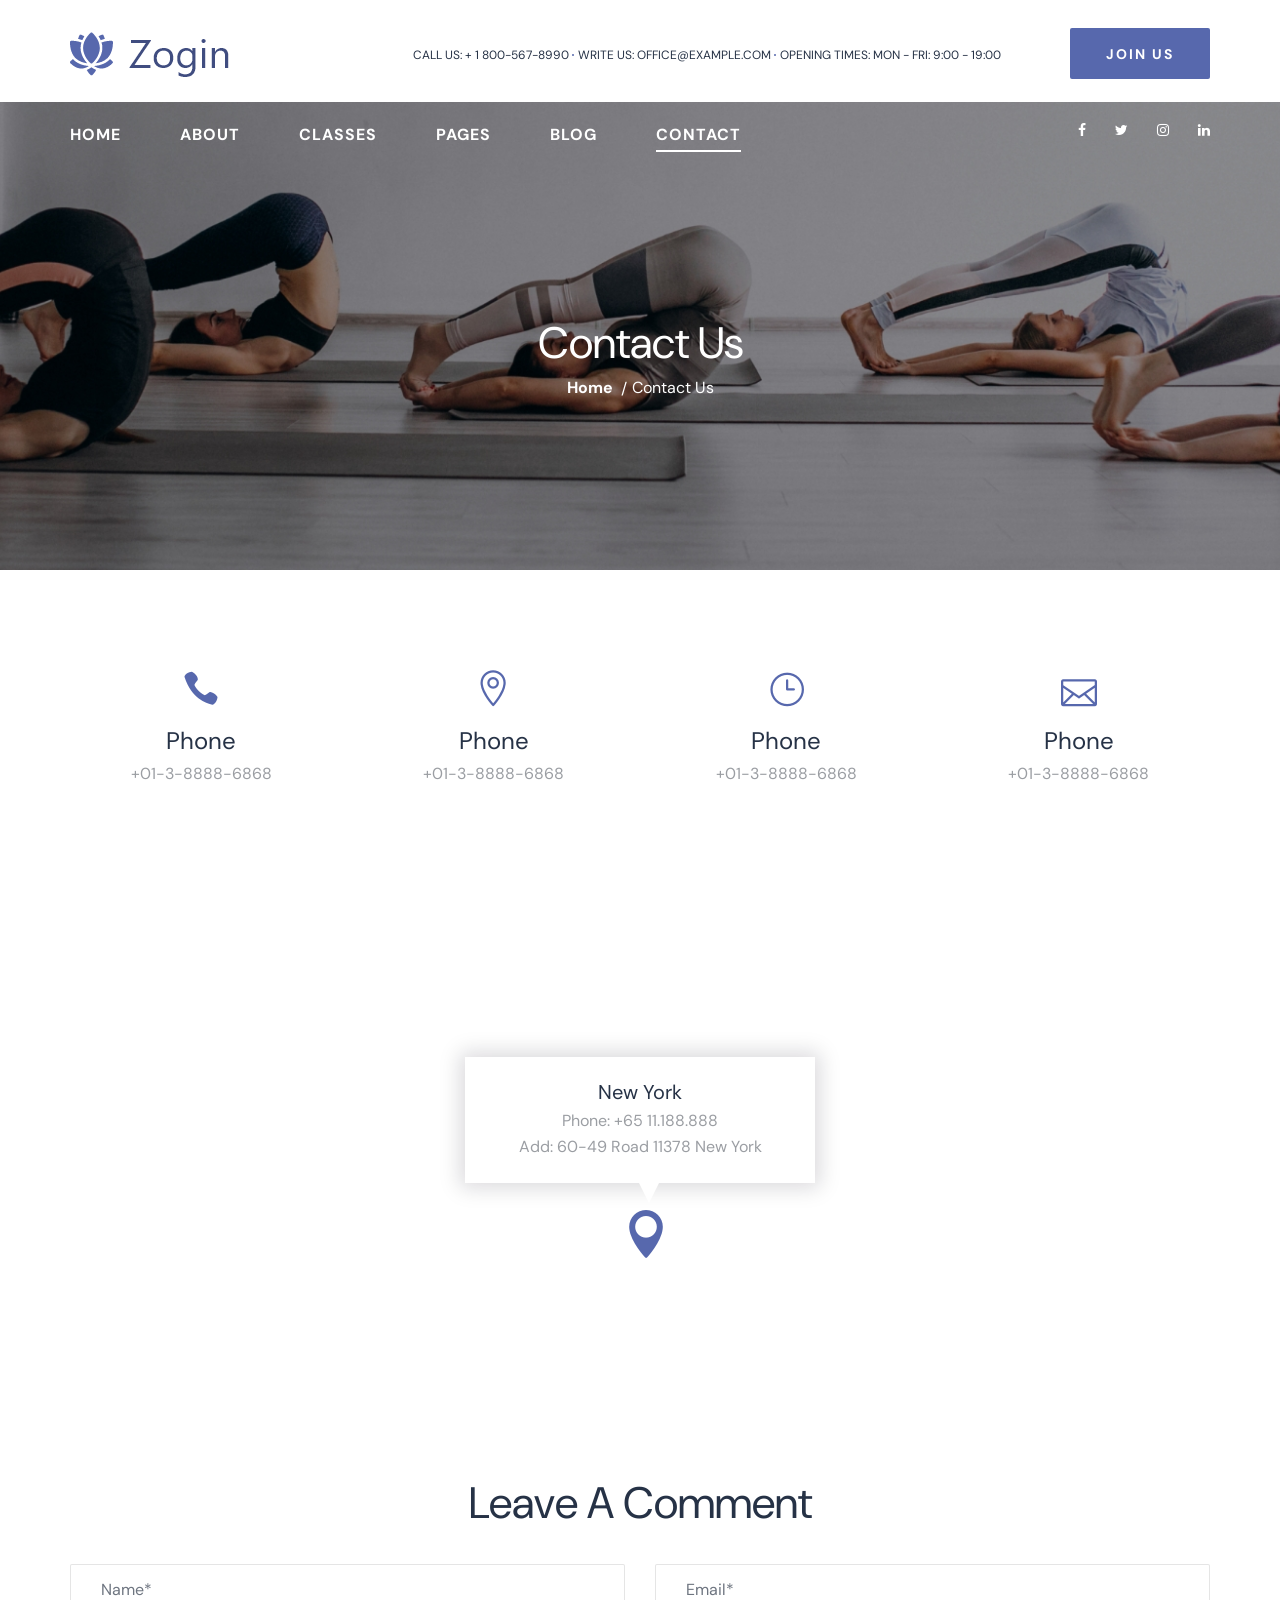
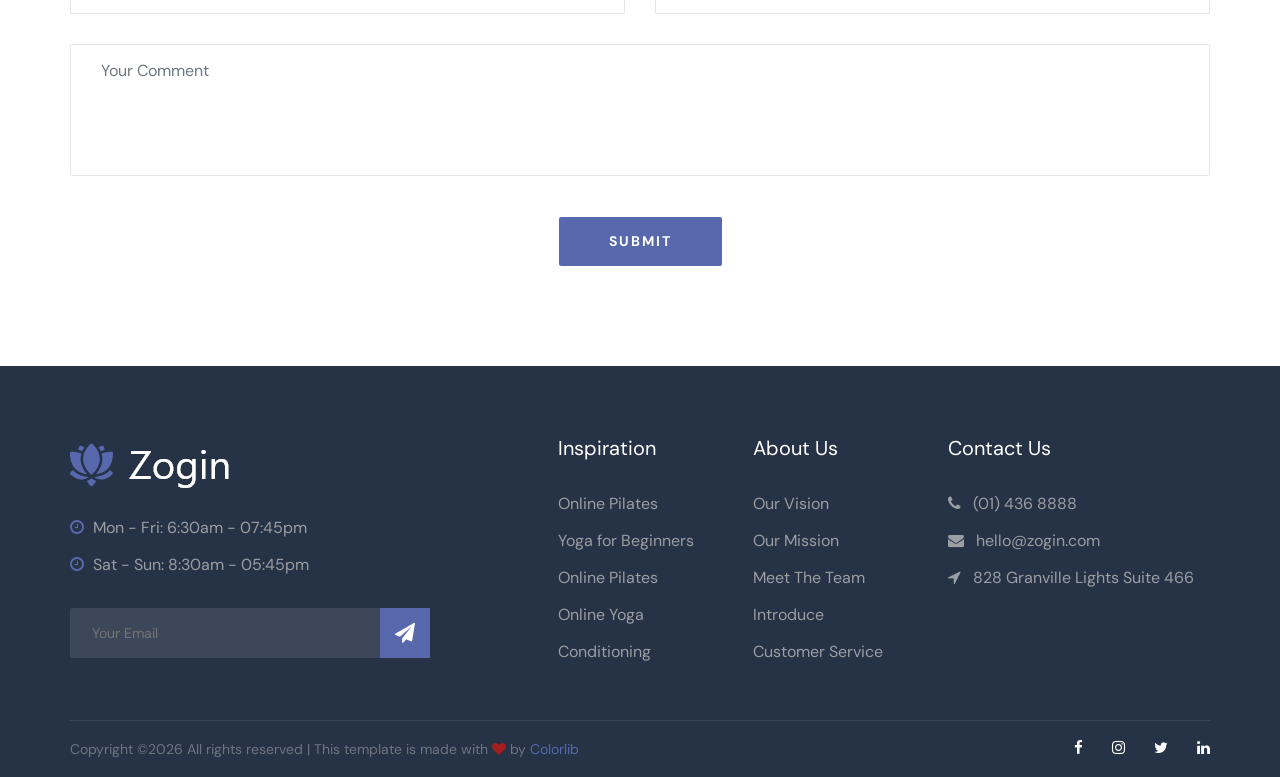
<file: FSDP.UI.MVC/_Archive/contact.html>
<!DOCTYPE html>
<html lang="zxx">

<head>
    <meta charset="UTF-8">
    <meta name="description" content="Directing Template">
    <meta name="keywords" content="Directing, unica, creative, html">
    <meta name="viewport" content="width=device-width, initial-scale=1.0">
    <meta http-equiv="X-UA-Compatible" content="ie=edge">
    <title>Zogin | Template</title>

    <!-- Google Font -->
    <link href="https://fonts.googleapis.com/css2?family=DM+Sans:wght@400;500;700&display=swap" rel="stylesheet">

    <!-- Css Styles -->
    <link rel="stylesheet" href="css/bootstrap.min.css" type="text/css">
    <link rel="stylesheet" href="css/font-awesome.min.css" type="text/css">
    <link rel="stylesheet" href="css/elegant-icons.css" type="text/css">
    <link rel="stylesheet" href="css/nice-select.css" type="text/css">
    <link rel="stylesheet" href="css/barfiller.css" type="text/css">
    <link rel="stylesheet" href="css/owl.carousel.min.css" type="text/css">
    <link rel="stylesheet" href="css/slicknav.min.css" type="text/css">
    <link rel="stylesheet" href="css/style.css" type="text/css">
</head>

<body>
    <!-- Page Preloder -->
    <div id="preloder">
        <div class="loader"></div>
    </div>

    <!-- Offcanvas Menu Begin -->
    <div class="offcanvas-menu-overlay"></div>
    <div class="offcanvas-menu">
        <div class="offcanvas__logo">
            <a href="./index.html"><img src="img/logo.png" alt=""></a>
        </div>
        <div id="mobile-menu-wrap"></div>
        <div class="offcanvas__widget">
            <ul>
                <li>CALL US: + 1 800-567-8990</li>
                <li>WRITE US: OFFICE@EXAMPLE.COM</li>
                <li>OPENING TIMES: MON - FRI: 9:00 - 19:00</li>
            </ul>
            <a href="#" class="primary-btn">JOIN US</a>
        </div>
        <nav class="header__menu">
            <ul class="mobile-menu">
                <li class="active"><a href="./index.html">Home</a></li>
                <li><a href="./about-us.html">About</a></li>
                <li><a href="./classes.html">Classes</a></li>
                <li><a href="#">Pages</a>
                    <ul class="dropdown">
                        <li><a href="./classes-details.html">Classes Details</a></li>
                        <li><a href="./blog-details.html">Blog Details</a></li>
                        <li><a href="./pricing.html">Pricing</a></li>
                        <li><a href="./faq.html">Faq</a></li>
                    </ul>
                </li>
                <li><a href="./blog.html">Blog</a></li>
                <li><a href="./contact.html">Contact</a></li>
            </ul>
        </nav>
        <div class="offcanvas__social">
            <a href="#"><i class="fa fa-facebook"></i></a>
            <a href="#"><i class="fa fa-twitter"></i></a>
            <a href="#"><i class="fa fa-instagram"></i></a>
            <a href="#"><i class="fa fa-linkedin"></i></a>
        </div>
    </div>
    <!-- Offcanvas Menu End -->

    <!-- Header Section Begin -->
    <header class="header">
        <div class="header__top">
            <div class="container">
                <div class="row">
                    <div class="col-lg-3 col-md-3">
                        <div class="header__logo">
                            <a href="./index.html"><img src="img/logo.png" alt=""></a>
                        </div>
                    </div>
                    <div class="col-lg-9 col-md-9">
                        <div class="header__top__widget">
                            <ul>
                                <li>CALL US: + 1 800-567-8990</li>
                                <li>WRITE US: OFFICE@EXAMPLE.COM</li>
                                <li>OPENING TIMES: MON - FRI: 9:00 - 19:00</li>
                            </ul>
                            <a href="#" class="primary-btn">JOIN US</a>
                        </div>
                    </div>
                </div>
                <div class="canvas__open">
                    <i class="fa fa-bars"></i>
                </div>
            </div>
        </div>
        <div class="header__nav">
            <div class="container">
                <div class="row">
                    <div class="col-lg-9 col-md-9">
                        <nav class="header__menu">
                            <ul>
                                <li><a href="./index.html">Home</a></li>
                                <li><a href="./about-us.html">About</a></li>
                                <li><a href="./classes.html">Classes</a></li>
                                <li><a href="#">Pages</a>
                                    <ul class="dropdown">
                                        <li><a href="./classes-details.html">Classes Details</a></li>
                                        <li><a href="./blog-details.html">Blog Details</a></li>
                                        <li><a href="./pricing.html">Pricing</a></li>
                                        <li><a href="./faq.html">Faq</a></li>
                                    </ul>
                                </li>
                                <li><a href="./blog.html">Blog</a></li>
                                <li class="active"><a href="./contact.html">Contact</a></li>
                            </ul>
                        </nav>
                    </div>
                    <div class="col-lg-3 col-md-3">
                        <div class="header__social">
                            <a href="#"><i class="fa fa-facebook"></i></a>
                            <a href="#"><i class="fa fa-twitter"></i></a>
                            <a href="#"><i class="fa fa-instagram"></i></a>
                            <a href="#"><i class="fa fa-linkedin"></i></a>
                        </div>
                    </div>
                </div>
            </div>
        </div>
    </header>
    <!-- Header Section End -->

    <!-- Breadcrumb Begin -->
    <section class="breadcrumb-option set-bg" data-setbg="img/breadcrumb.jpg">
        <div class="container">
            <div class="row">
                <div class="col-lg-12">
                    <div class="breadcrumb__text">
                        <h2>Contact Us</h2>
                        <div class="breadcrumb__widget">
                            <a href="./index.html">Home</a>
                            <span>Contact Us</span>
                        </div>
                    </div>
                </div>
            </div>
        </div>
    </section>
    <!-- Breadcrumb End -->

    <!-- Contact Section Begin -->
    <section class="contact spad">
        <div class="container">
            <div class="row">
                <div class="col-lg-3 col-md-6 col-sm-6">
                    <div class="contact__widget__item">
                        <span class="icon_phone"></span>
                        <h4>Phone</h4>
                        <p>+01-3-8888-6868</p>
                    </div>
                </div>
                <div class="col-lg-3 col-md-6 col-sm-6">
                    <div class="contact__widget__item">
                        <span class="icon_pin_alt"></span>
                        <h4>Phone</h4>
                        <p>+01-3-8888-6868</p>
                    </div>
                </div>
                <div class="col-lg-3 col-md-6 col-sm-6">
                    <div class="contact__widget__item">
                        <span class="icon_clock_alt"></span>
                        <h4>Phone</h4>
                        <p>+01-3-8888-6868</p>
                    </div>
                </div>
                <div class="col-lg-3 col-md-6 col-sm-6">
                    <div class="contact__widget__item">
                        <span class="icon_mail_alt"></span>
                        <h4>Phone</h4>
                        <p>+01-3-8888-6868</p>
                    </div>
                </div>
            </div>
        </div>
    </section>
    <!-- Contact Section End -->

    <!-- Map Begin -->
    <div class="map">
        <iframe
            src="https://www.google.com/maps/embed?pb=!1m18!1m12!1m3!1d49116.39176087041!2d-86.41867791216099!3d39.69977417971648!2m3!1f0!2f0!3f0!3m2!1i1024!2i768!4f13.1!3m3!1m2!1s0x886ca48c841038a1%3A0x70cfba96bf847f0!2sPlainfield%2C%20IN%2C%20USA!5e0!3m2!1sen!2sbd!4v1586106673811!5m2!1sen!2sbd"
            height="500" style="border:0;" allowfullscreen="" aria-hidden="false" tabindex="0"></iframe>
        <div class="map-inside">
            <i class="icon_pin"></i>
            <div class="inside-widget">
                <h5>New York</h5>
                <ul>
                    <li>Phone: +65 11.188.888</li>
                    <li>Add: 60-49 Road 11378 New York</li>
                </ul>
            </div>
        </div>
    </div>
    <!-- Map End -->

    <!-- Leave Comment Begin -->
    <div class="leave-comment comment-form spad">
        <div class="container">
            <div class="row">
                <div class="col-lg-12">
                    <div class="leave__comment__text">
                        <h2>Leave A Comment</h2>
                        <form action="#">
                            <div class="row">
                                <div class="col-lg-6 col-md-6">
                                    <input type="text" placeholder="Name*">
                                </div>
                                <div class="col-lg-6 col-md-6">
                                    <input type="text" placeholder="Email*">
                                </div>
                                <div class="col-lg-12 text-center">
                                    <textarea placeholder="Your Comment"></textarea>
                                    <button type="submit" class="site-btn">Submit</button>
                                </div>
                            </div>
                        </form>
                    </div>
                </div>
            </div>
        </div>
    </div>
    <!-- Leave Comment End -->

    <!-- Footer Section Begin -->
    <section class="footer">
        <div class="container">
            <div class="row">
                <div class="col-lg-4 col-md-6 col-sm-6">
                    <div class="footer__about">
                        <img src="img/footer-logo.png" alt="">
                        <ul>
                            <li><i class="fa fa-clock-o"></i> Mon - Fri: 6:30am - 07:45pm</li>
                            <li><i class="fa fa-clock-o"></i> Sat - Sun: 8:30am - 05:45pm</li>
                        </ul>
                        <form action="#" class="subscribe-form">
                            <input type="text" placeholder="Your Email">
                            <button type="submit"><i class="fa fa-send"></i></button>
                        </form>
                    </div>
                </div>
                <div class="col-lg-2 offset-lg-1 col-md-3 col-sm-6">
                    <div class="footer__widget">
                        <h5>Inspiration</h5>
                        <ul>
                            <li><a href="#">Online Pilates</a></li>
                            <li><a href="#">Yoga for Beginners</a></li>
                            <li><a href="#">Online Pilates</a></li>
                            <li><a href="#">Online Yoga</a></li>
                            <li><a href="#">Conditioning</a></li>
                        </ul>
                    </div>
                </div>
                <div class="col-lg-2 col-md-3 col-sm-6">
                    <div class="footer__widget">
                        <h5>About Us</h5>
                        <ul>
                            <li><a href="#">Our Vision</a></li>
                            <li><a href="#">Our Mission</a></li>
                            <li><a href="#">Meet The Team</a></li>
                            <li><a href="#">Introduce</a></li>
                            <li><a href="#">Customer Service</a></li>
                        </ul>
                    </div>
                </div>
                <div class="col-lg-3 col-md-6 col-sm-6">
                    <div class="footer__widget">
                        <h5>Contact Us</h5>
                        <ul class="footer-address">
                            <li><i class="fa fa-phone"></i> (01) 436 8888</li>
                            <li><i class="fa fa-envelope"></i> hello@zogin.com</li>
                            <li><i class="fa fa-location-arrow"></i> 828 Granville Lights Suite 466</li>
                        </ul>
                    </div>
                </div>
            </div>
            <div class="footer__copyright">
                <div class="row">
                    <div class="col-lg-6 col-md-6 col-sm-6">
                        <!-- Link back to Colorlib can't be removed. Template is licensed under CC BY 3.0. -->
                        <div class="footer__copyright__text">
                            <p>Copyright &copy;<script>document.write(new Date().getFullYear());</script> All rights reserved | This template is made with <i class="fa fa-heart" aria-hidden="true"></i> by <a href="https://colorlib.com" target="_blank">Colorlib</a></p>
                        </div>
                        <!-- Link back to Colorlib can't be removed. Template is licensed under CC BY 3.0. -->
                    </div>
                    <div class="col-lg-6 col-md-6 col-sm-6">
                        <div class="footer__copyright__social">
                            <a href="#"><i class="fa fa-facebook"></i></a>
                            <a href="#"><i class="fa fa-instagram"></i></a>
                            <a href="#"><i class="fa fa-twitter"></i></a>
                            <a href="#"><i class="fa fa-linkedin"></i></a>
                        </div>
                    </div>
                </div>
            </div>
        </div>
    </section>
    <!-- Footer Section End -->

    <!-- Js Plugins -->
    <script src="js/jquery-3.3.1.min.js"></script>
    <script src="js/bootstrap.min.js"></script>
    <script src="js/jquery.nice-select.min.js"></script>
    <script src="js/jquery.barfiller.js"></script>
    <script src="js/jquery.slicknav.js"></script>
    <script src="js/owl.carousel.min.js"></script>
    <script src="js/main.js"></script>
</body>

</html>
</file>
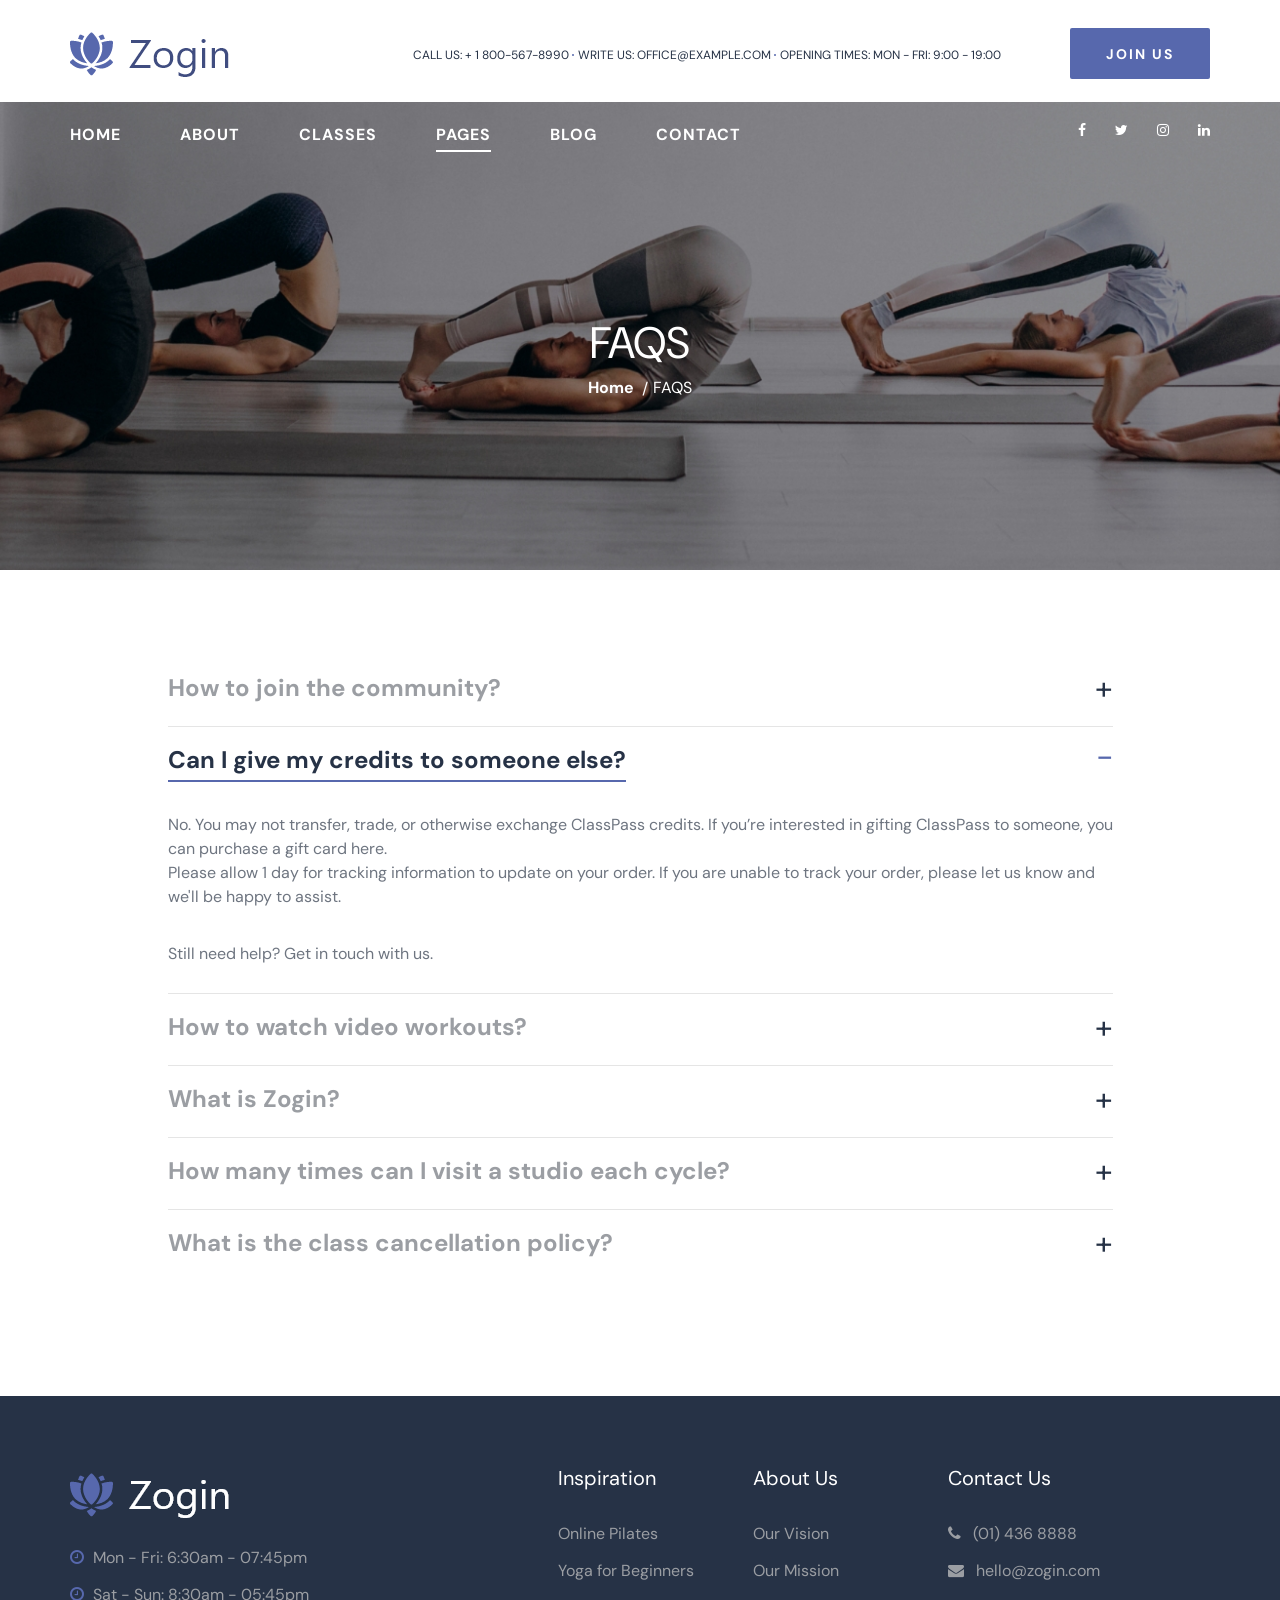
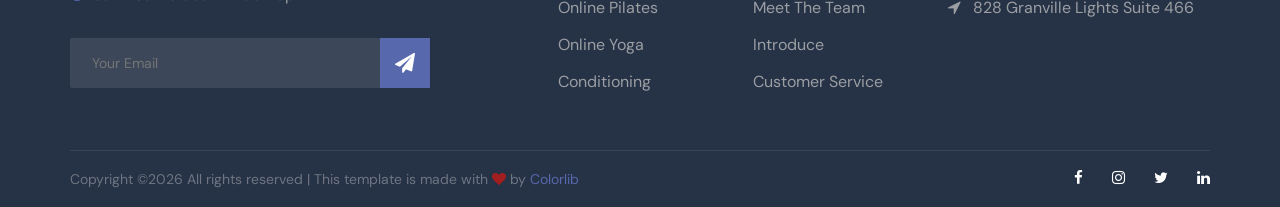
<file: FSDP.UI.MVC/_Archive/faq.html>
<!DOCTYPE html>
<html lang="zxx">

<head>
    <meta charset="UTF-8">
    <meta name="description" content="Directing Template">
    <meta name="keywords" content="Directing, unica, creative, html">
    <meta name="viewport" content="width=device-width, initial-scale=1.0">
    <meta http-equiv="X-UA-Compatible" content="ie=edge">
    <title>Zogin | Template</title>

    <!-- Google Font -->
    <link href="https://fonts.googleapis.com/css2?family=Capriola&display=swap" rel="stylesheet">
    <link href="https://fonts.googleapis.com/css2?family=DM+Sans:wght@400;500;700&display=swap" rel="stylesheet">

    <!-- Css Styles -->
    <link rel="stylesheet" href="css/bootstrap.min.css" type="text/css">
    <link rel="stylesheet" href="css/font-awesome.min.css" type="text/css">
    <link rel="stylesheet" href="css/elegant-icons.css" type="text/css">
    <link rel="stylesheet" href="css/nice-select.css" type="text/css">
    <link rel="stylesheet" href="css/barfiller.css" type="text/css">
    <link rel="stylesheet" href="css/owl.carousel.min.css" type="text/css">
    <link rel="stylesheet" href="css/slicknav.min.css" type="text/css">
    <link rel="stylesheet" href="css/style.css" type="text/css">
</head>

<body>
    <!-- Page Preloder -->
    <div id="preloder">
        <div class="loader"></div>
    </div>

    <!-- Offcanvas Menu Begin -->
    <div class="offcanvas-menu-overlay"></div>
    <div class="offcanvas-menu">
        <div class="offcanvas__logo">
            <a href="./index.html"><img src="img/logo.png" alt=""></a>
        </div>
        <div id="mobile-menu-wrap"></div>
        <div class="offcanvas__widget">
            <ul>
                <li>CALL US: + 1 800-567-8990</li>
                <li>WRITE US: OFFICE@EXAMPLE.COM</li>
                <li>OPENING TIMES: MON - FRI: 9:00 - 19:00</li>
            </ul>
            <a href="#" class="primary-btn">JOIN US</a>
        </div>
        <nav class="header__menu">
            <ul class="mobile-menu">
                <li class="active"><a href="./index.html">Home</a></li>
                <li><a href="./about-us.html">About</a></li>
                <li><a href="./classes.html">Classes</a></li>
                <li><a href="#">Pages</a>
                    <ul class="dropdown">
                        <li><a href="./classes-details.html">Classes Details</a></li>
                        <li><a href="./blog-details.html">Blog Details</a></li>
                        <li><a href="./pricing.html">Pricing</a></li>
                        <li><a href="./faq.html">Faq</a></li>
                    </ul>
                </li>
                <li><a href="./blog.html">Blog</a></li>
                <li><a href="./contact.html">Contact</a></li>
            </ul>
        </nav>
        <div class="offcanvas__social">
            <a href="#"><i class="fa fa-facebook"></i></a>
            <a href="#"><i class="fa fa-twitter"></i></a>
            <a href="#"><i class="fa fa-instagram"></i></a>
            <a href="#"><i class="fa fa-linkedin"></i></a>
        </div>
    </div>
    <!-- Offcanvas Menu End -->

    <!-- Header Section Begin -->
    <header class="header">
        <div class="header__top">
            <div class="container">
                <div class="row">
                    <div class="col-lg-3 col-md-3">
                        <div class="header__logo">
                            <a href="./index.html"><img src="img/logo.png" alt=""></a>
                        </div>
                    </div>
                    <div class="col-lg-9 col-md-9">
                        <div class="header__top__widget">
                            <ul>
                                <li>CALL US: + 1 800-567-8990</li>
                                <li>WRITE US: OFFICE@EXAMPLE.COM</li>
                                <li>OPENING TIMES: MON - FRI: 9:00 - 19:00</li>
                            </ul>
                            <a href="#" class="primary-btn">JOIN US</a>
                        </div>
                    </div>
                </div>
                <div class="canvas__open">
                    <i class="fa fa-bars"></i>
                </div>
            </div>
        </div>
        <div class="header__nav">
            <div class="container">
                <div class="row">
                    <div class="col-lg-9 col-md-9">
                        <nav class="header__menu">
                            <ul>
                                <li><a href="./index.html">Home</a></li>
                                <li><a href="./about-us">About</a></li>
                                <li><a href="./classes.html">Classes</a></li>
                                <li class="active"><a href="#">Pages</a>
                                    <ul class="dropdown">
                                        <li><a href="./about-us.html">About</a></li>
                                        <li><a href="./classes-details.html">Classes Details</a></li>
                                        <li><a href="./blog-details.html">Blog Details</a></li>
                                        <li><a href="./pricing.html">Pricing</a></li>
                                        <li><a href="./faq.html">Faq</a></li>
                                    </ul>
                                </li>
                                <li><a href="./blog.html">Blog</a></li>
                                <li><a href="./contact.html">Contact</a></li>
                            </ul>
                        </nav>
                    </div>
                    <div class="col-lg-3 col-md-3">
                        <div class="header__social">
                            <a href="#"><i class="fa fa-facebook"></i></a>
                            <a href="#"><i class="fa fa-twitter"></i></a>
                            <a href="#"><i class="fa fa-instagram"></i></a>
                            <a href="#"><i class="fa fa-linkedin"></i></a>
                        </div>
                    </div>
                </div>
            </div>
        </div>
    </header>
    <!-- Header Section End -->

    <!-- Breadcrumb Begin -->
    <section class="breadcrumb-option set-bg" data-setbg="img/breadcrumb.jpg">
        <div class="container">
            <div class="row">
                <div class="col-lg-12">
                    <div class="breadcrumb__text">
                        <h2>FAQS</h2>
                        <div class="breadcrumb__widget">
                            <a href="./index.html">Home</a>
                            <span>FAQS</span>
                        </div>
                    </div>
                </div>
            </div>
        </div>
    </section>
    <!-- Breadcrumb End -->

    <!-- Faq Begin -->
    <div class="faq spad">
        <div class="container">
            <div class="row d-flex justify-content-center">
                <div class="col-lg-10">
                    <div class="faq__accordion">
                        <div class="accordion" id="accordionExample">
                            <div class="card">
                                <div class="card-heading">
                                    <a data-toggle="collapse" data-target="#collapseOne">
                                        <span>How to join the community?</span>
                                    </a>
                                </div>
                                <div id="collapseOne" class="collapse" data-parent="#accordionExample">
                                    <div class="card-body">
                                        <p>No. You may not transfer, trade, or otherwise exchange ClassPass credits. If
                                            you’re interested in gifting ClassPass to someone, you can purchase a gift
                                            card here.</p>
                                        <p>Please allow 1 day for tracking information to update on your order. If you
                                            are unable to track your order, please let us know and we'll be happy to
                                            assist.</p>
                                        <h6>Still need help? <a href="#">Get in touch with us.</a></h6>
                                    </div>
                                </div>
                            </div>
                            <div class="card">
                                <div class="card-heading active">
                                    <a data-toggle="collapse" data-target="#collapseTwo">
                                        <span>Can I give my credits to someone else?</span>
                                    </a>
                                </div>
                                <div id="collapseTwo" class="collapse show" data-parent="#accordionExample">
                                    <div class="card-body">
                                        <p>No. You may not transfer, trade, or otherwise exchange ClassPass credits. If
                                            you’re interested in gifting ClassPass to someone, you can purchase a gift
                                            card here.</p>
                                        <p>Please allow 1 day for tracking information to update on your order. If you
                                            are unable to track your order, please let us know and we'll be happy to
                                            assist.</p>
                                        <h6>Still need help? <a href="#">Get in touch with us.</a></h6>
                                    </div>
                                </div>
                            </div>
                            <div class="card">
                                <div class="card-heading">
                                    <a data-toggle="collapse" data-target="#collapseThree">
                                        <span>How to watch video workouts?</span>
                                    </a>
                                </div>
                                <div id="collapseThree" class="collapse" data-parent="#accordionExample">
                                    <div class="card-body">
                                        <p>No. You may not transfer, trade, or otherwise exchange ClassPass credits. If
                                            you’re interested in gifting ClassPass to someone, you can purchase a gift
                                            card here.</p>
                                        <p>Please allow 1 day for tracking information to update on your order. If you
                                            are unable to track your order, please let us know and we'll be happy to
                                            assist.</p>
                                        <h6>Still need help? <a href="#">Get in touch with us.</a></h6>
                                    </div>
                                </div>
                            </div>
                            <div class="card">
                                <div class="card-heading">
                                    <a data-toggle="collapse" data-target="#collapseFour">
                                        <span>What is Zogin?</span>
                                    </a>
                                </div>
                                <div id="collapseFour" class="collapse" data-parent="#accordionExample">
                                    <div class="card-body">
                                        <p>No. You may not transfer, trade, or otherwise exchange ClassPass credits. If
                                            you’re interested in gifting ClassPass to someone, you can purchase a gift
                                            card here.</p>
                                        <p>Please allow 1 day for tracking information to update on your order. If you
                                            are unable to track your order, please let us know and we'll be happy to
                                            assist.</p>
                                        <h6>Still need help? <a href="#">Get in touch with us.</a></h6>
                                    </div>
                                </div>
                            </div>
                            <div class="card">
                                <div class="card-heading">
                                    <a data-toggle="collapse" data-target="#collapseFive">
                                        <span>How many times can I visit a studio each cycle?</span>
                                    </a>
                                </div>
                                <div id="collapseFive" class="collapse" data-parent="#accordionExample">
                                    <div class="card-body">
                                        <p>No. You may not transfer, trade, or otherwise exchange ClassPass credits. If
                                            you’re interested in gifting ClassPass to someone, you can purchase a gift
                                            card here.</p>
                                        <p>Please allow 1 day for tracking information to update on your order. If you
                                            are unable to track your order, please let us know and we'll be happy to
                                            assist.</p>
                                        <h6>Still need help? <a href="#">Get in touch with us.</a></h6>
                                    </div>
                                </div>
                            </div>
                            <div class="card">
                                <div class="card-heading">
                                    <a data-toggle="collapse" data-target="#collapseSix">
                                        <span>What is the class cancellation policy?</span>
                                    </a>
                                </div>
                                <div id="collapseSix" class="collapse" data-parent="#accordionExample">
                                    <div class="card-body">
                                        <p>No. You may not transfer, trade, or otherwise exchange ClassPass credits. If
                                            you’re interested in gifting ClassPass to someone, you can purchase a gift
                                            card here.</p>
                                        <p>Please allow 1 day for tracking information to update on your order. If you
                                            are unable to track your order, please let us know and we'll be happy to
                                            assist.</p>
                                        <h6>Still need help? <a href="#">Get in touch with us.</a></h6>
                                    </div>
                                </div>
                            </div>
                        </div>
                    </div>
                </div>
            </div>
        </div>
    </div>
    <!-- Faq End -->

    <!-- Footer Section Begin -->
    <section class="footer">
        <div class="container">
            <div class="row">
                <div class="col-lg-4 col-md-6 col-sm-6">
                    <div class="footer__about">
                        <img src="img/footer-logo.png" alt="">
                        <ul>
                            <li><i class="fa fa-clock-o"></i> Mon - Fri: 6:30am - 07:45pm</li>
                            <li><i class="fa fa-clock-o"></i> Sat - Sun: 8:30am - 05:45pm</li>
                        </ul>
                        <form action="#" class="subscribe-form">
                            <input type="text" placeholder="Your Email">
                            <button type="submit"><i class="fa fa-send"></i></button>
                        </form>
                    </div>
                </div>
                <div class="col-lg-2 offset-lg-1 col-md-3 col-sm-6">
                    <div class="footer__widget">
                        <h5>Inspiration</h5>
                        <ul>
                            <li><a href="#">Online Pilates</a></li>
                            <li><a href="#">Yoga for Beginners</a></li>
                            <li><a href="#">Online Pilates</a></li>
                            <li><a href="#">Online Yoga</a></li>
                            <li><a href="#">Conditioning</a></li>
                        </ul>
                    </div>
                </div>
                <div class="col-lg-2 col-md-3 col-sm-6">
                    <div class="footer__widget">
                        <h5>About Us</h5>
                        <ul>
                            <li><a href="#">Our Vision</a></li>
                            <li><a href="#">Our Mission</a></li>
                            <li><a href="#">Meet The Team</a></li>
                            <li><a href="#">Introduce</a></li>
                            <li><a href="#">Customer Service</a></li>
                        </ul>
                    </div>
                </div>
                <div class="col-lg-3 col-md-6 col-sm-6">
                    <div class="footer__widget">
                        <h5>Contact Us</h5>
                        <ul class="footer-address">
                            <li><i class="fa fa-phone"></i> (01) 436 8888</li>
                            <li><i class="fa fa-envelope"></i> hello@zogin.com</li>
                            <li><i class="fa fa-location-arrow"></i> 828 Granville Lights Suite 466</li>
                        </ul>
                    </div>
                </div>
            </div>
            <div class="footer__copyright">
                <div class="row">
                    <div class="col-lg-6 col-md-6 col-sm-6">
                        <!-- Link back to Colorlib can't be removed. Template is licensed under CC BY 3.0. -->
                        <div class="footer__copyright__text">
                            <p>Copyright &copy;<script>document.write(new Date().getFullYear());</script> All rights reserved | This template is made with <i class="fa fa-heart" aria-hidden="true"></i> by <a href="https://colorlib.com" target="_blank">Colorlib</a></p>
                        </div>
                        <!-- Link back to Colorlib can't be removed. Template is licensed under CC BY 3.0. -->
                    </div>
                    <div class="col-lg-6 col-md-6 col-sm-6">
                        <div class="footer__copyright__social">
                            <a href="#"><i class="fa fa-facebook"></i></a>
                            <a href="#"><i class="fa fa-instagram"></i></a>
                            <a href="#"><i class="fa fa-twitter"></i></a>
                            <a href="#"><i class="fa fa-linkedin"></i></a>
                        </div>
                    </div>
                </div>
            </div>
        </div>
    </section>
    <!-- Footer Section End -->

    <!-- Js Plugins -->
    <script src="js/jquery-3.3.1.min.js"></script>
    <script src="js/bootstrap.min.js"></script>
    <script src="js/jquery.nice-select.min.js"></script>
    <script src="js/jquery.barfiller.js"></script>
    <script src="js/jquery.slicknav.js"></script>
    <script src="js/owl.carousel.min.js"></script>
    <script src="js/main.js"></script>
</body>

</html>
</file>
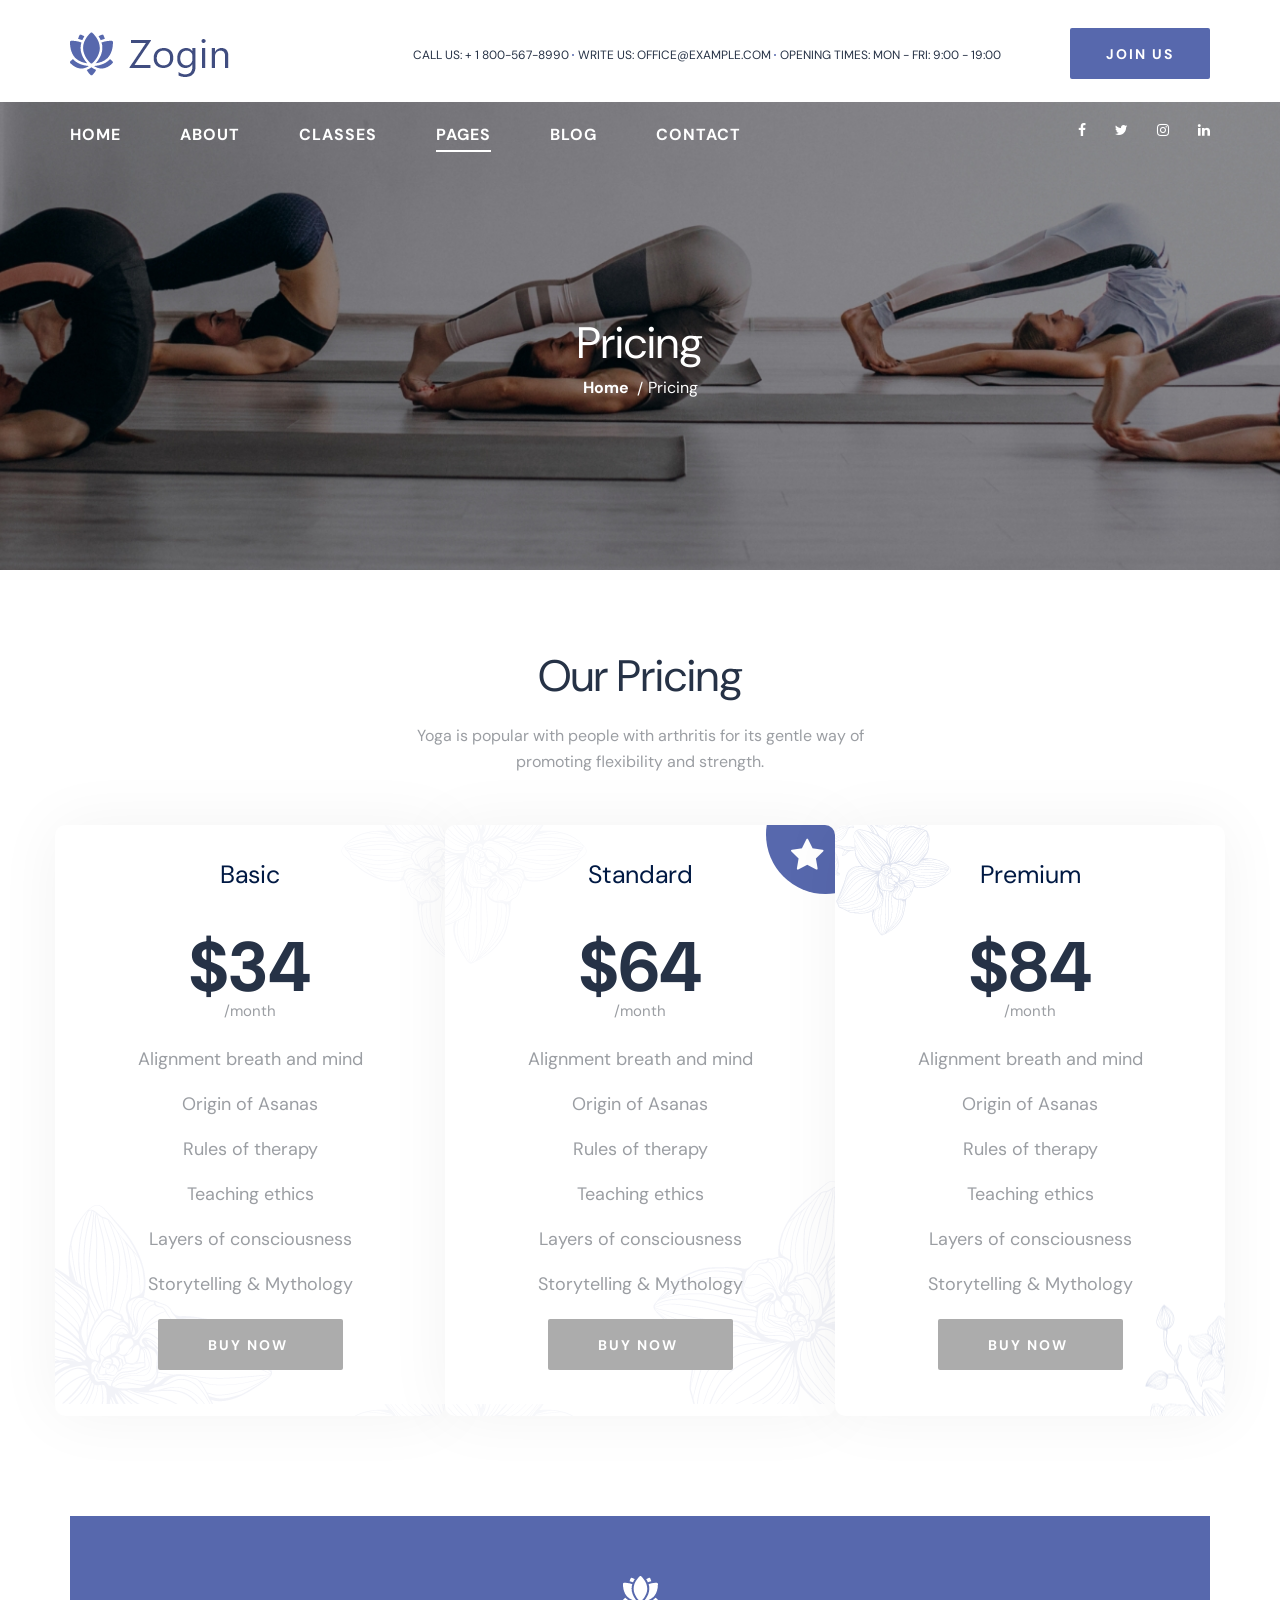
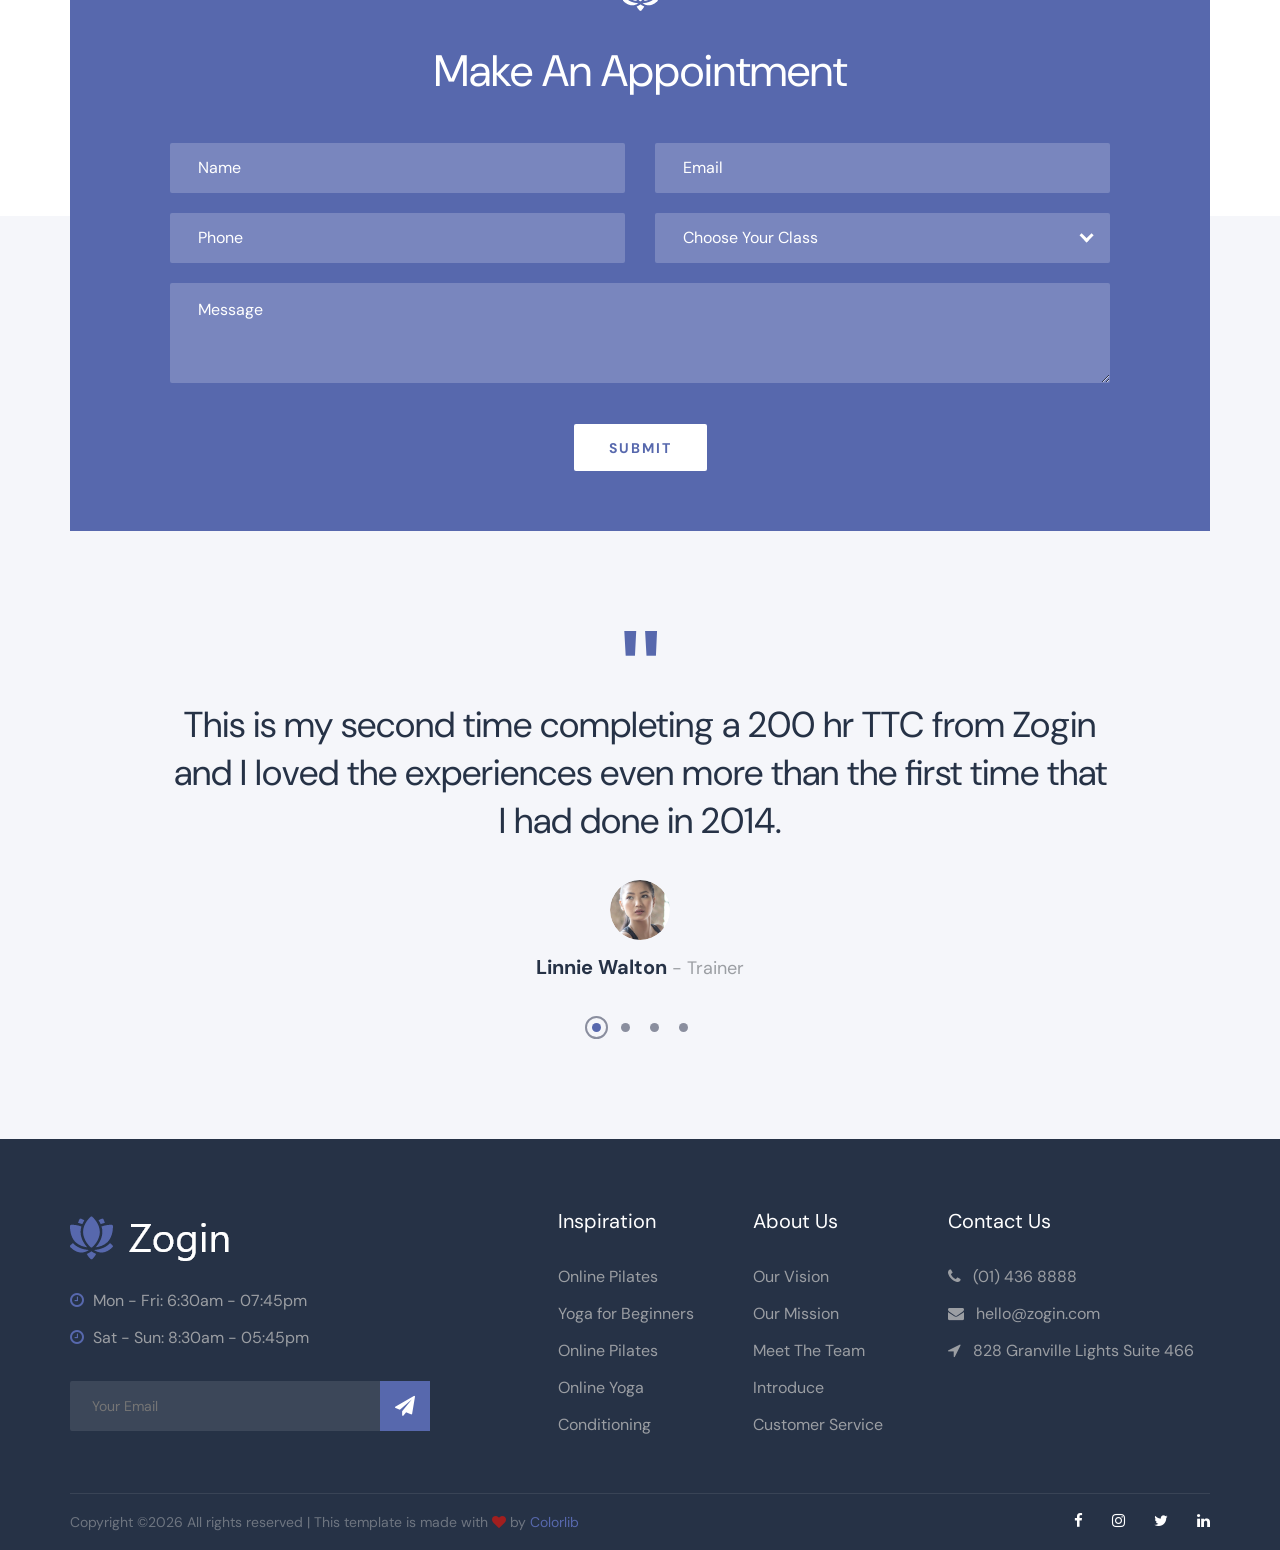
<file: FSDP.UI.MVC/_Archive/pricing.html>
<!DOCTYPE html>
<html lang="zxx">

<head>
    <meta charset="UTF-8">
    <meta name="description" content="Directing Template">
    <meta name="keywords" content="Directing, unica, creative, html">
    <meta name="viewport" content="width=device-width, initial-scale=1.0">
    <meta http-equiv="X-UA-Compatible" content="ie=edge">
    <title>Zogin | Template</title>

    <!-- Google Font -->
    <link href="https://fonts.googleapis.com/css2?family=DM+Sans:wght@400;500;700&display=swap" rel="stylesheet">

    <!-- Css Styles -->
    <link rel="stylesheet" href="css/bootstrap.min.css" type="text/css">
    <link rel="stylesheet" href="css/font-awesome.min.css" type="text/css">
    <link rel="stylesheet" href="css/elegant-icons.css" type="text/css">
    <link rel="stylesheet" href="css/nice-select.css" type="text/css">
    <link rel="stylesheet" href="css/barfiller.css" type="text/css">
    <link rel="stylesheet" href="css/owl.carousel.min.css" type="text/css">
    <link rel="stylesheet" href="css/slicknav.min.css" type="text/css">
    <link rel="stylesheet" href="css/style.css" type="text/css">
</head>

<body>
    <!-- Page Preloder -->
    <div id="preloder">
        <div class="loader"></div>
    </div>

    <!-- Offcanvas Menu Begin -->
    <div class="offcanvas-menu-overlay"></div>
    <div class="offcanvas-menu">
        <div class="offcanvas__logo">
            <a href="./index.html"><img src="img/logo.png" alt=""></a>
        </div>
        <div id="mobile-menu-wrap"></div>
        <div class="offcanvas__widget">
            <ul>
                <li>CALL US: + 1 800-567-8990</li>
                <li>WRITE US: OFFICE@EXAMPLE.COM</li>
                <li>OPENING TIMES: MON - FRI: 9:00 - 19:00</li>
            </ul>
            <a href="#" class="primary-btn">JOIN US</a>
        </div>
        <nav class="header__menu">
            <ul class="mobile-menu">
                <li class="active"><a href="./index.html">Home</a></li>
                <li><a href="./about-us.html">About</a></li>
                <li><a href="./classes.html">Classes</a></li>
                <li><a href="#">Pages</a>
                    <ul class="dropdown">
                        <li><a href="./classes-details.html">Classes Details</a></li>
                        <li><a href="./blog-details.html">Blog Details</a></li>
                        <li><a href="./pricing.html">Pricing</a></li>
                        <li><a href="./faq.html">Faq</a></li>
                    </ul>
                </li>
                <li><a href="./blog.html">Blog</a></li>
                <li><a href="./contact.html">Contact</a></li>
            </ul>
        </nav>
        <div class="offcanvas__social">
            <a href="#"><i class="fa fa-facebook"></i></a>
            <a href="#"><i class="fa fa-twitter"></i></a>
            <a href="#"><i class="fa fa-instagram"></i></a>
            <a href="#"><i class="fa fa-linkedin"></i></a>
        </div>
    </div>
    <!-- Offcanvas Menu End -->

    <!-- Header Section Begin -->
    <header class="header">
        <div class="header__top">
            <div class="container">
                <div class="row">
                    <div class="col-lg-3 col-md-3">
                        <div class="header__logo">
                            <a href="./index.html"><img src="img/logo.png" alt=""></a>
                        </div>
                    </div>
                    <div class="col-lg-9 col-md-9">
                        <div class="header__top__widget">
                            <ul>
                                <li>CALL US: + 1 800-567-8990</li>
                                <li>WRITE US: OFFICE@EXAMPLE.COM</li>
                                <li>OPENING TIMES: MON - FRI: 9:00 - 19:00</li>
                            </ul>
                            <a href="#" class="primary-btn">JOIN US</a>
                        </div>
                    </div>
                </div>
                <div class="canvas__open">
                    <i class="fa fa-bars"></i>
                </div>
            </div>
        </div>
        <div class="header__nav">
            <div class="container">
                <div class="row">
                    <div class="col-lg-9 col-md-9">
                        <nav class="header__menu">
                            <ul>
                                <li><a href="./index.html">Home</a></li>
                                <li><a href="./about-us.html">About</a></li>
                                <li><a href="./classes.html">Classes</a></li>
                                <li class="active"><a href="#">Pages</a>
                                    <ul class="dropdown">
                                        <li><a href="./classes-details.html">Classes Details</a></li>
                                        <li><a href="./blog-details.html">Blog Details</a></li>
                                        <li><a href="./pricing.html">Pricing</a></li>
                                        <li><a href="./faq.html">Faq</a></li>
                                    </ul>
                                </li>
                                <li><a href="./blog.html">Blog</a></li>
                                <li><a href="./contact.html">Contact</a></li>
                            </ul>
                        </nav>
                    </div>
                    <div class="col-lg-3 col-md-3">
                        <div class="header__social">
                            <a href="#"><i class="fa fa-facebook"></i></a>
                            <a href="#"><i class="fa fa-twitter"></i></a>
                            <a href="#"><i class="fa fa-instagram"></i></a>
                            <a href="#"><i class="fa fa-linkedin"></i></a>
                        </div>
                    </div>
                </div>
            </div>
        </div>
    </header>
    <!-- Header Section End -->

    <!-- Breadcrumb Begin -->
    <section class="breadcrumb-option set-bg" data-setbg="img/breadcrumb.jpg">
        <div class="container">
            <div class="row">
                <div class="col-lg-12">
                    <div class="breadcrumb__text">
                        <h2>Pricing</h2>
                        <div class="breadcrumb__widget">
                            <a href="./index.html">Home</a>
                            <span>Pricing</span>
                        </div>
                    </div>
                </div>
            </div>
        </div>
    </section>
    <!-- Breadcrumb End -->

    <!-- Pricing Section Begin -->
    <section class="pricing spad">
        <div class="container">
            <div class="row">
                <div class="col-lg-12">
                    <div class="section-title normal-title">
                        <h2>Our Pricing</h2>
                        <p>Yoga is popular with people with arthritis for its gentle way of <br />promoting flexibility
                            and strength.</p>
                    </div>
                </div>
            </div>
            <div class="row">
                <div class="col-lg-4 p-0 col-md-6">
                    <div class="pricing__item set-bg" data-setbg="img/pricing/price-bg-1.png">
                        <h4>Basic</h4>
                        <div class="pricing__item__price">
                            <h2>$34</h2>
                            <span>/month</span>
                        </div>
                        <ul>
                            <li>Alignment breath and mind</li>
                            <li>Origin of Asanas</li>
                            <li>Rules of therapy</li>
                            <li>Teaching ethics</li>
                            <li>Layers of consciousness</li>
                            <li>Storytelling & Mythology</li>
                        </ul>
                        <a href="#" class="primary-btn">BUY NOW</a>
                    </div>
                </div>
                <div class="col-lg-4 p-0 col-md-6">
                    <div class="pricing__item active set-bg" data-setbg="img/pricing/price-bg-2.png">
                        <div class="pricing__item__star">
                            <i class="fa fa-star"></i>
                        </div>
                        <h4>Standard</h4>
                        <div class="pricing__item__price">
                            <h2>$64</h2>
                            <span>/month</span>
                        </div>
                        <ul>
                            <li>Alignment breath and mind</li>
                            <li>Origin of Asanas</li>
                            <li>Rules of therapy</li>
                            <li>Teaching ethics</li>
                            <li>Layers of consciousness</li>
                            <li>Storytelling & Mythology</li>
                        </ul>
                        <a href="#" class="primary-btn">BUY NOW</a>
                    </div>
                </div>
                <div class="col-lg-4 p-0 col-md-6">
                    <div class="pricing__item set-bg" data-setbg="img/pricing/price-bg-3.png">
                        <h4>Premium</h4>
                        <div class="pricing__item__price">
                            <h2>$84</h2>
                            <span>/month</span>
                        </div>
                        <ul>
                            <li>Alignment breath and mind</li>
                            <li>Origin of Asanas</li>
                            <li>Rules of therapy</li>
                            <li>Teaching ethics</li>
                            <li>Layers of consciousness</li>
                            <li>Storytelling & Mythology</li>
                        </ul>
                        <a href="#" class="primary-btn">BUY NOW</a>
                    </div>
                </div>
            </div>
        </div>
    </section>
    <!-- Pricing Section End -->

    <!-- Appoinment Section Begin -->
    <section class="appointment">
        <div class="container">
            <div class="appointment__text">
                <div class="row">
                    <div class="col-lg-12">
                        <div class="section-title">
                            <img src="img/icon-white.png" alt="">
                            <h2>Make An Appointment</h2>
                        </div>
                    </div>
                </div>
                <form action="#" class="appointment__form">
                    <div class="row">
                        <div class="col-lg-6">
                            <input type="text" placeholder="Name">
                        </div>
                        <div class="col-lg-6">
                            <input type="text" placeholder="Email">
                        </div>
                        <div class="col-lg-6">
                            <input type="text" placeholder="Phone">
                        </div>
                        <div class="col-lg-6">
                            <select class="class-select">
                                <option value="">Choose Your Class</option>
                            </select>
                        </div>
                        <div class="col-lg-12 text-center">
                            <textarea placeholder="Message"></textarea>
                            <button type="submit">Submit</button>
                        </div>
                    </div>
                </form>
            </div>
        </div>
    </section>
    <!-- Appoinment Section End -->

    <!-- Testimonial Section Begin -->
    <section class="testimonial spad">
        <div class="container">
            <div class="testimonial__slider owl-carousel">
                <div class="testimonial__item">
                    <div class="row d-flex justify-content-center">
                        <div class="col-lg-10">
                            <div class="testimonial__text">
                                <p>This is my second time completing a 200 hr TTC from Zogin and I loved the experiences
                                    even more than the first time that I had done in 2014.</p>
                                <img src="img/testimonial/testimonial-1.png" alt="">
                                <h5>Linnie Walton <span>- Trainer</span></h5>
                            </div>
                        </div>
                    </div>
                </div>
                <div class="testimonial__item">
                    <div class="row d-flex justify-content-center">
                        <div class="col-lg-10">
                            <div class="testimonial__text">
                                <p>This is my second time completing a 200 hr TTC from Zogin and I loved the experiences
                                    even more than the first time that I had done in 2015.</p>
                                <img src="img/testimonial/testimonial-1.png" alt="">
                                <h5>Linnie Walton <span>- Trainer</span></h5>
                            </div>
                        </div>
                    </div>
                </div>
                <div class="testimonial__item">
                    <div class="row d-flex justify-content-center">
                        <div class="col-lg-10">
                            <div class="testimonial__text">
                                <p>This is my second time completing a 200 hr TTC from Zogin and I loved the experiences
                                    even more than the first time that I had done in 2016.</p>
                                <img src="img/testimonial/testimonial-1.png" alt="">
                                <h5>Linnie Walton <span>- Trainer</span></h5>
                            </div>
                        </div>
                    </div>
                </div>
                <div class="testimonial__item">
                    <div class="row d-flex justify-content-center">
                        <div class="col-lg-10">
                            <div class="testimonial__text">
                                <p>This is my second time completing a 200 hr TTC from Zogin and I loved the experiences
                                    even more than the first time that I had done in 2017.</p>
                                <img src="img/testimonial/testimonial-1.png" alt="">
                                <h5>Linnie Walton <span>- Trainer</span></h5>
                            </div>
                        </div>
                    </div>
                </div>
            </div>
        </div>
    </section>
    <!-- Testimonial Section End -->

    <!-- Footer Section Begin -->
    <section class="footer">
        <div class="container">
            <div class="row">
                <div class="col-lg-4 col-md-6 col-sm-6">
                    <div class="footer__about">
                        <img src="img/footer-logo.png" alt="">
                        <ul>
                            <li><i class="fa fa-clock-o"></i> Mon - Fri: 6:30am - 07:45pm</li>
                            <li><i class="fa fa-clock-o"></i> Sat - Sun: 8:30am - 05:45pm</li>
                        </ul>
                        <form action="#" class="subscribe-form">
                            <input type="text" placeholder="Your Email">
                            <button type="submit"><i class="fa fa-send"></i></button>
                        </form>
                    </div>
                </div>
                <div class="col-lg-2 offset-lg-1 col-md-3 col-sm-6">
                    <div class="footer__widget">
                        <h5>Inspiration</h5>
                        <ul>
                            <li><a href="#">Online Pilates</a></li>
                            <li><a href="#">Yoga for Beginners</a></li>
                            <li><a href="#">Online Pilates</a></li>
                            <li><a href="#">Online Yoga</a></li>
                            <li><a href="#">Conditioning</a></li>
                        </ul>
                    </div>
                </div>
                <div class="col-lg-2 col-md-3 col-sm-6">
                    <div class="footer__widget">
                        <h5>About Us</h5>
                        <ul>
                            <li><a href="#">Our Vision</a></li>
                            <li><a href="#">Our Mission</a></li>
                            <li><a href="#">Meet The Team</a></li>
                            <li><a href="#">Introduce</a></li>
                            <li><a href="#">Customer Service</a></li>
                        </ul>
                    </div>
                </div>
                <div class="col-lg-3 col-md-6 col-sm-6">
                    <div class="footer__widget">
                        <h5>Contact Us</h5>
                        <ul class="footer-address">
                            <li><i class="fa fa-phone"></i> (01) 436 8888</li>
                            <li><i class="fa fa-envelope"></i> hello@zogin.com</li>
                            <li><i class="fa fa-location-arrow"></i> 828 Granville Lights Suite 466</li>
                        </ul>
                    </div>
                </div>
            </div>
            <div class="footer__copyright">
                <div class="row">
                    <div class="col-lg-6 col-md-6 col-sm-6">
                        <!-- Link back to Colorlib can't be removed. Template is licensed under CC BY 3.0. -->
                        <div class="footer__copyright__text">
                            <p>Copyright &copy;<script>document.write(new Date().getFullYear());</script> All rights reserved | This template is made with <i class="fa fa-heart" aria-hidden="true"></i> by <a href="https://colorlib.com" target="_blank">Colorlib</a></p>
                        </div>
                        <!-- Link back to Colorlib can't be removed. Template is licensed under CC BY 3.0. -->
                    </div>
                    <div class="col-lg-6 col-md-6 col-sm-6">
                        <div class="footer__copyright__social">
                            <a href="#"><i class="fa fa-facebook"></i></a>
                            <a href="#"><i class="fa fa-instagram"></i></a>
                            <a href="#"><i class="fa fa-twitter"></i></a>
                            <a href="#"><i class="fa fa-linkedin"></i></a>
                        </div>
                    </div>
                </div>
            </div>
        </div>
    </section>
    <!-- Footer Section End -->

    <!-- Js Plugins -->
    <script src="js/jquery-3.3.1.min.js"></script>
    <script src="js/bootstrap.min.js"></script>
    <script src="js/jquery.nice-select.min.js"></script>
    <script src="js/jquery.barfiller.js"></script>
    <script src="js/jquery.slicknav.js"></script>
    <script src="js/owl.carousel.min.js"></script>
    <script src="js/main.js"></script>
</body>

</html>
</file>
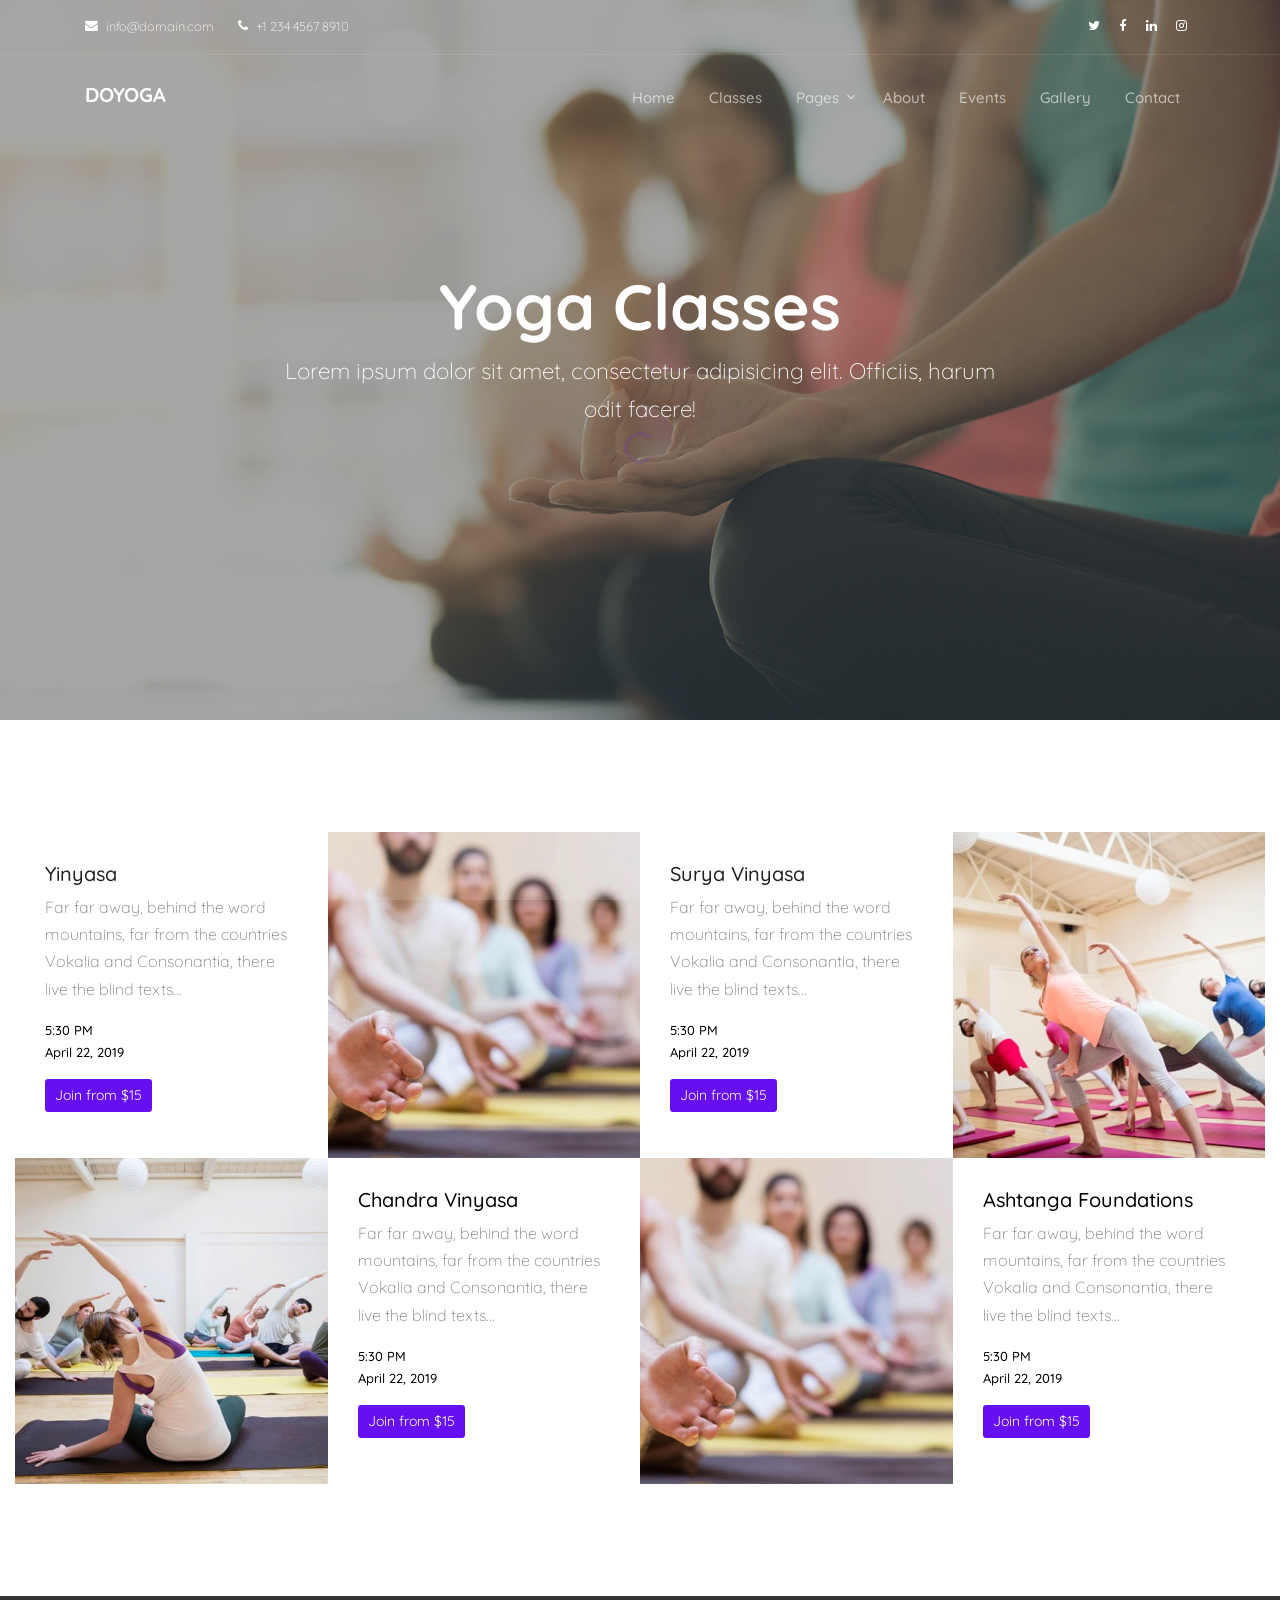
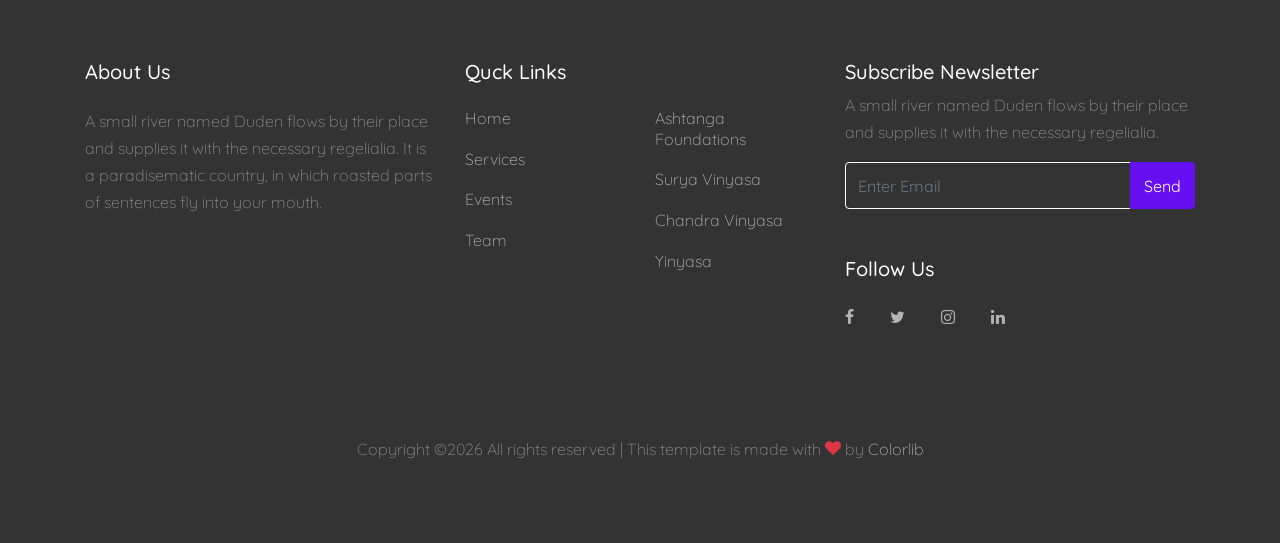
<file: FSDP.UI.MVC/_Archive/_Archive2/classes.html>
<!DOCTYPE html>
<html lang="en">
  <head>
    <title>DoYoga &mdash; Website Template by Colorlib</title>
    <meta charset="utf-8">
    <meta name="viewport" content="width=device-width, initial-scale=1, shrink-to-fit=no">

    <link href="https://fonts.googleapis.com/css?family=Quicksand:400,500,700" rel="stylesheet">
    <link rel="stylesheet" href="fonts/icomoon/style.css">
    <link rel="stylesheet" href="css/bootstrap.min.css">
    <link rel="stylesheet" href="css/magnific-popup.css">
    <link rel="stylesheet" href="css/jquery-ui.css">
    <link rel="stylesheet" href="css/owl.carousel.min.css">
    <link rel="stylesheet" href="css/owl.theme.default.min.css">
    <link rel="stylesheet" href="css/bootstrap-datepicker.css">
    
    
    <link rel="stylesheet" href="fonts/flaticon/font/flaticon.css">
  
    <link rel="stylesheet" href="css/aos.css">
    <link rel="stylesheet" href="css/jquery.fancybox.min.css">
    

    <link rel="stylesheet" href="css/style.css">
    
  </head>
  <body data-spy="scroll" data-target=".site-navbar-target" data-offset="300">
  
  <div id="overlayer"></div>
  <div class="loader">
    <div class="spinner-border text-primary" role="status">
      <span class="sr-only">Loading...</span>
    </div>
  </div>

  <div class="site-wrap">

    <div class="site-mobile-menu site-navbar-target">
      <div class="site-mobile-menu-header">
        <div class="site-mobile-menu-close mt-3">
          <span class="icon-close2 js-menu-toggle"></span>
        </div>
      </div>
      <div class="site-mobile-menu-body"></div>
    </div> <!-- .site-mobile-menu -->
    
    
    <div class="site-navbar-wrap">
      <div class="site-navbar-top">
        <div class="container py-3">
          <div class="row align-items-center">
            <div class="col-6">
              <div class="d-flex mr-auto">
                <a href="#" class="d-flex align-items-center mr-4">
                  <span class="icon-envelope mr-2"></span>
                  <span class="d-none d-md-inline-block">info@domain.com</span>
                </a>
                <a href="#" class="d-flex align-items-center mr-auto">
                  <span class="icon-phone mr-2"></span>
                  <span class="d-none d-md-inline-block">+1 234 4567 8910</span>
                </a>
              </div>
            </div>
            <div class="col-6 text-right">
              <div class="mr-auto">
                <a href="#" class="p-2 pl-0"><span class="icon-twitter"></span></a>
                <a href="#" class="p-2 pl-0"><span class="icon-facebook"></span></a>
                <a href="#" class="p-2 pl-0"><span class="icon-linkedin"></span></a>
                <a href="#" class="p-2 pl-0"><span class="icon-instagram"></span></a>
              </div>
              
            </div>
          </div>
        </div>
      </div>

      <div class="site-navbar site-navbar-target js-sticky-header">
        <div class="container">
          <div class="row align-items-center">
            <div class="col-2">
              <h1 class="my-0 site-logo"><a href="index.html">DoYoga</a></h1>
            </div>
            <div class="col-10">
              <nav class="site-navigation text-right" role="navigation">
                <div class="container">
                  <div class="d-inline-block d-lg-none ml-md-0 mr-auto py-3"><a href="#" class="site-menu-toggle js-menu-toggle text-white"><span class="icon-menu h3"></span></a></div>

                  <ul class="site-menu main-menu js-clone-nav d-none d-lg-block">
                    <li><a href="index.html#home-section" class="nav-link">Home</a></li>
                    <li><a href="index.html#classes-section" class="nav-link">Classes</a></li>
                    <li class="has-children">
                      <a href="classes.html" class="nav-link active">Pages</a>
                      <ul class="dropdown arrow-top">
                        <li><a href="team.html" class="nav-link">Team</a></li>
                        <li><a href="pricing.html" class="nav-link">Pricing</a></li>
                        <li><a href="faq.html" class="nav-link active">FAQ</a></li>
                        <li class="has-children">
                          <a href="index.html#">More Links</a>
                          <ul class="dropdown">
                            <li><a href="index.html#">Menu One</a></li>
                            <li><a href="index.html#">Menu Two</a></li>
                            <li><a href="index.html#">Menu Three</a></li>
                          </ul>
                        </li>
                      </ul>
                    </li>
                    <li><a href="index.html#about-section" class="nav-link">About</a></li>
                    <li><a href="index.html#events-section" class="nav-link">Events</a></li>
                    <li><a href="index.html#gallery-section" class="nav-link">Gallery</a></li>
                    <li><a href="index.html#contact-section" class="nav-link">Contact</a></li>
                  </ul>
                </div>
              </nav>
            </div>
          </div>
        </div>
      </div>
    </div>
    
    <div class="site-blocks-cover inner-page overlay" style="background-image: url(images/doyoga_hero_1.jpg);" data-aos="fade" data-stellar-background-ratio="0.5"id="home-section">
      <div class="container">
        <div class="row align-items-center text-center justify-content-center">
          <div class="col-md-8">
           
            <h1 class="font-weight-bold">Yoga Classes</h1>
            <p class="sub-text mb-4 d-block">Lorem ipsum dolor sit amet, consectetur adipisicing elit. Officiis, harum odit facere!</p>
          </div>
        </div>
      </div>
    </div>  

    <section class="site-section" id="schedule-section">
        

        <div class="container-fluid">

          <div class="row no-gutters">
            <div class="col-md-6">
              <div class="sched d-block d-lg-flex">
                <div class="bg-image order-2" style="background-image: url('images/doyoga_img_1.jpg');"></div>
                <div class="text order-1">
                  <h3>Yinyasa</h3>
                  <p>Far far away, behind the word mountains, far from the countries Vokalia and Consonantia, there live the blind texts...</p>
                  <p class="sched-time">
                    <span><span class="fa fa-clock-o"></span> 5:30 PM</span> <br>
                    <span><span class="fa fa-calendar"></span> April 22, 2019</span> <br>
                  </p>
                  <p><a href="#" class="btn btn-primary btn-sm">Join from $15</a></p>
                  
                </div>
                
              </div>

              <div class="sched d-block d-lg-flex">
                <div class="bg-image" style="background-image: url('images/doyoga_img_2.jpg');"></div>
                <div class="text">
                  <h3>Chandra Vinyasa</h3>
                  <p>Far far away, behind the word mountains, far from the countries Vokalia and Consonantia, there live the blind texts...</p>
                  <p class="sched-time">
                    <span><span class="fa fa-clock-o"></span> 5:30 PM</span> <br>
                    <span><span class="fa fa-calendar"></span> April 22, 2019</span> <br>
                  </p>
                  <p><a href="#" class="btn btn-primary btn-sm">Join from $15</a></p>
                  
                </div>
                
              </div>

            </div>

            <div class="col-md-6">
              <div class="sched d-block d-lg-flex">
                <div class="bg-image order-2" style="background-image: url('images/doyoga_img_3.jpg');"></div>
                <div class="text order-1">
                  <h3>Surya Vinyasa</h3>
                  <p>Far far away, behind the word mountains, far from the countries Vokalia and Consonantia, there live the blind texts...</p>
                  <p class="sched-time">
                    <span><span class="fa fa-clock-o"></span> 5:30 PM</span> <br>
                    <span><span class="fa fa-calendar"></span> April 22, 2019</span> <br>
                  </p>
                  <p><a href="#" class="btn btn-primary btn-sm">Join from $15</a></p>
                  
                </div>
                
              </div>

              <div class="sched d-block d-lg-flex">
                <div class="bg-image" style="background-image: url('images/doyoga_img_1.jpg');"></div>
                <div class="text">
                  <h3>Ashtanga Foundations</h3>
                  <p>Far far away, behind the word mountains, far from the countries Vokalia and Consonantia, there live the blind texts...</p>
                  <p class="sched-time">
                    <span><span class="fa fa-clock-o"></span> 5:30 PM</span> <br>
                    <span><span class="fa fa-calendar"></span> April 22, 2019</span> <br>
                  </p>
                  <p><a href="#" class="btn btn-primary btn-sm">Join from $15</a></p>
                  
                </div>
                
              </div>

            </div>
          </div>
        </div>
      
      </div>
    </section> <!-- .section -->


    
    

    <footer class="site-footer">
      <div class="container">
        <div class="row">
          <div class="col-lg-4 mb-5 mb-lg-0">
            <div class="row mb-5">
              <div class="col-12">
                <h3 class="footer-heading mb-4">About Us</h3>
                <p>A small river named Duden flows by their place and supplies it with the necessary regelialia. It is a paradisematic country, in which roasted parts of sentences fly into your mouth.</p>
              </div>
            </div>
            

            
          </div>
          <div class="col-lg-4">
           
            <div class="row mb-5">
              <div class="col-md-12">
                <h3 class="footer-heading mb-4">Quck Links</h3>
              </div>
              <div class="col-md-6 col-lg-6">
                <ul class="list-unstyled">
                  <li><a href="#">Home</a></li>
                  <li><a href="#">Services</a></li>
                  <li><a href="#">Events</a></li>
                  <li><a href="#">Team</a></li>
                </ul>
              </div>
              <div class="col-md-6 col-lg-6">
                <ul class="list-unstyled">
                  <li><a href="#">Ashtanga Foundations</a></li>
                  <li><a href="#">Surya Vinyasa</a></li>
                  <li><a href="#">Chandra Vinyasa</a></li>
                  <li><a href="#">Yinyasa</a></li>
                </ul>
              </div>
            </div>
            
          </div>
          

          <div class="col-lg-4 mb-5 mb-lg-0">

            <div class="mb-5">
              <h3 class="footer-heading mb-2">Subscribe Newsletter</h3>
              <p>A small river named Duden flows by their place and supplies it with the necessary regelialia.</p>

              <form action="#" method="post" class="form-subscribe">
                <div class="input-group mb-3">
                  <input type="text" class="form-control border-white text-white bg-transparent" placeholder="Enter Email" aria-label="Enter Email" aria-describedby="button-addon2">
                  <div class="input-group-append">
                    <button class="btn btn-primary" type="button" id="button-addon2">Send</button>
                  </div>
                </div>
              </form>

            </div>

            <div class="row">
              <div class="col-md-12">
                <h3 class="footer-heading mb-4">Follow Us</h3>

                <div>
                  <a href="#" class="pl-0 pr-3"><span class="icon-facebook"></span></a>
                  <a href="#" class="pl-3 pr-3"><span class="icon-twitter"></span></a>
                  <a href="#" class="pl-3 pr-3"><span class="icon-instagram"></span></a>
                  <a href="#" class="pl-3 pr-3"><span class="icon-linkedin"></span></a>
                </div>
              </div>
            </div>


          </div>
          
        </div>
        <div class="row pt-5 mt-5 text-center">
          <div class="col-md-12">
            <p>
              <!-- Link back to Colorlib can't be removed. Template is licensed under CC BY 3.0. -->
            Copyright &copy;<script>document.write(new Date().getFullYear());</script> All rights reserved | This template is made with <i class="icon-heart text-danger" aria-hidden="true"></i> by <a href="https://colorlib.com" target="_blank" >Colorlib</a>
            <!-- Link back to Colorlib can't be removed. Template is licensed under CC BY 3.0. -->
          </p>
          </div>
          
        </div>
      </div>
    </footer>
  </div>

  <script src="js/jquery-3.3.1.min.js"></script>
  <script src="js/jquery-ui.js"></script>
  <script src="js/popper.min.js"></script>
  <script src="js/bootstrap.min.js"></script>
  <script src="js/owl.carousel.min.js"></script>
  <script src="js/jquery.countdown.min.js"></script>
  <script src="js/jquery.magnific-popup.min.js"></script>
  <script src="js/bootstrap-datepicker.min.js"></script>
  <script src="js/aos.js"></script>
  <script src="js/jquery.sticky.js"></script>
  <script src="js/jquery.easing.1.3.js"></script>
  <script src="js/isotope.pkgd.min.js"></script>
  
  <script src="js/jquery.fancybox.min.js"></script>
  <script src="js/main.js"></script>

   
  </body>
</html>
</file>
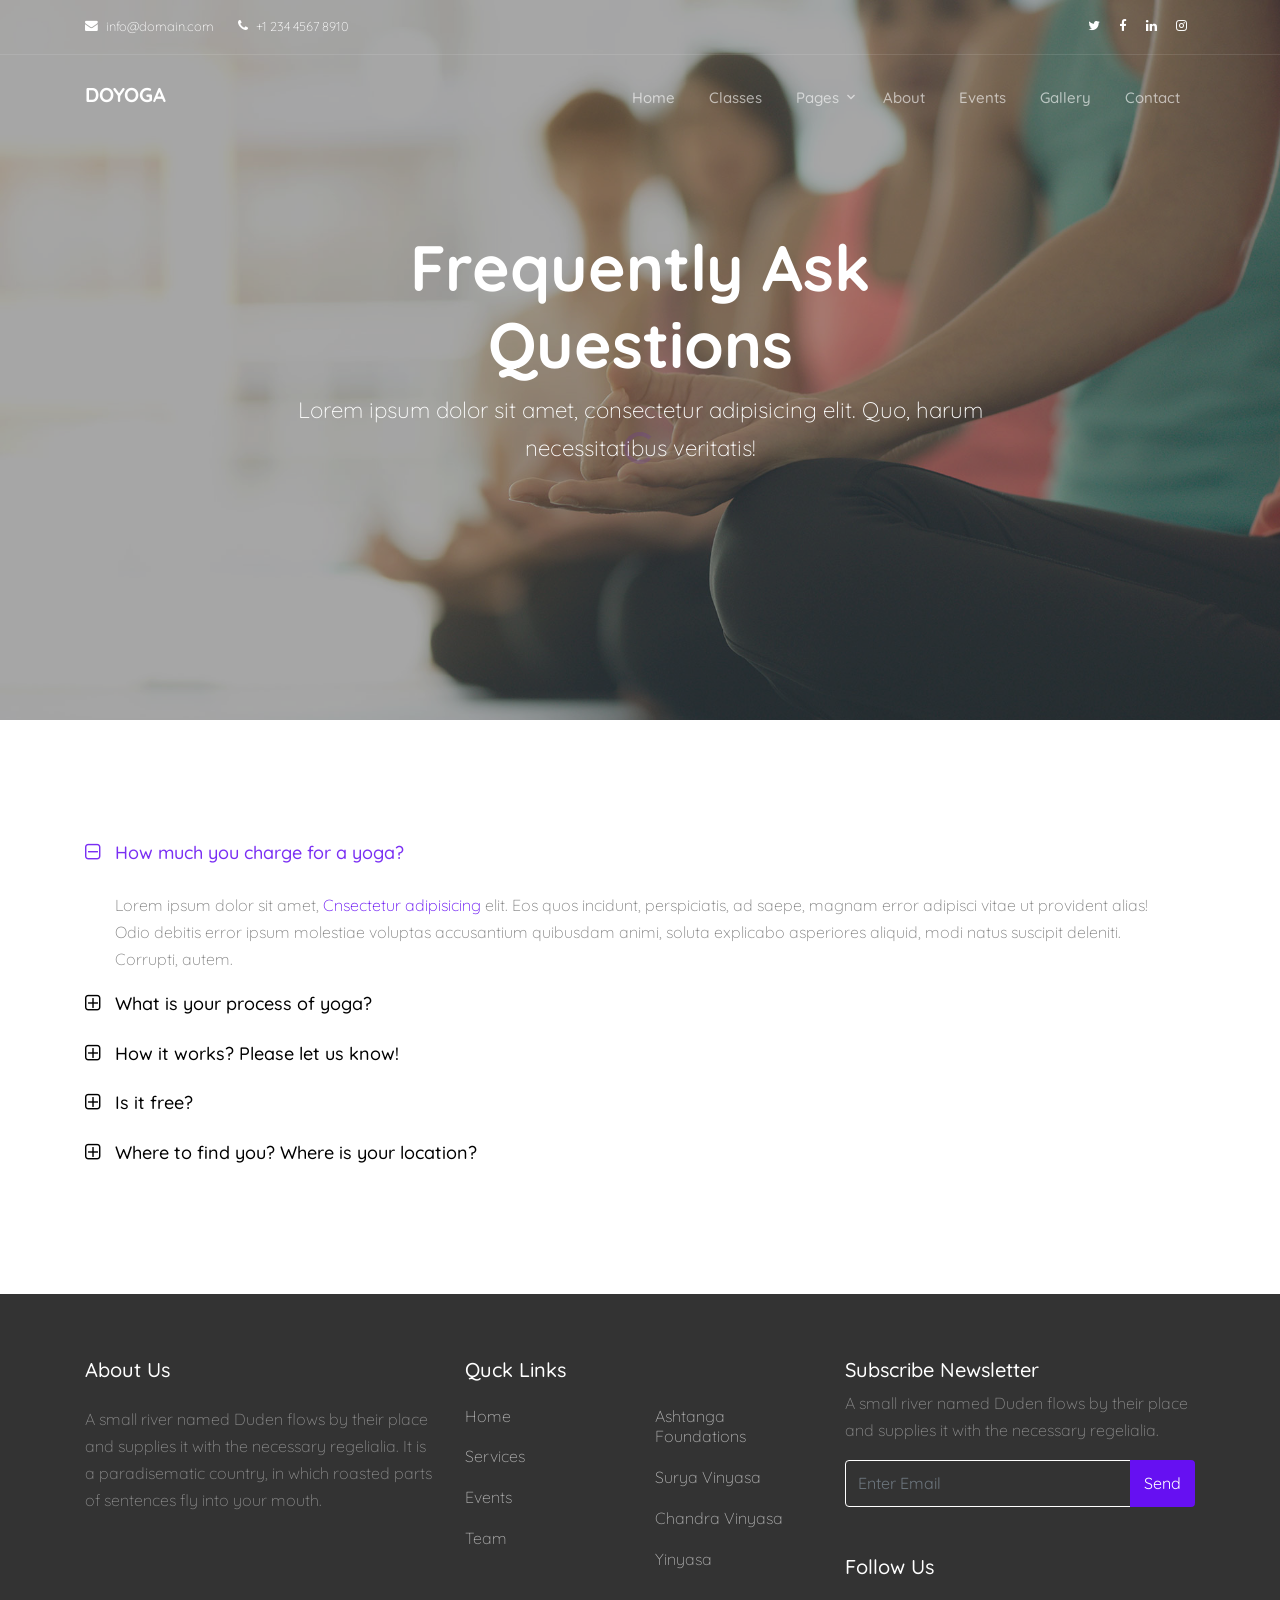
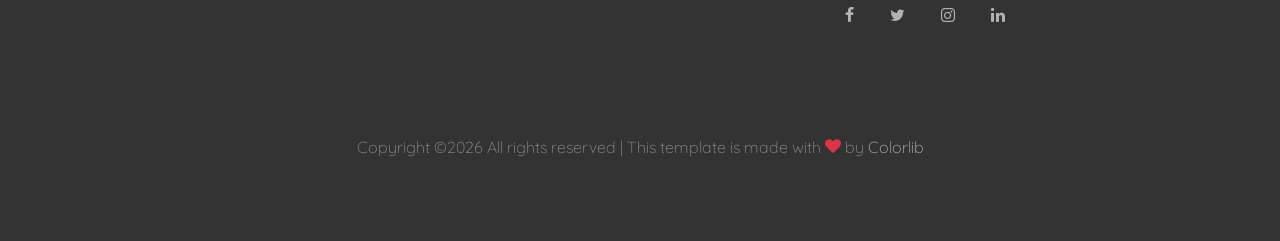
<file: FSDP.UI.MVC/_Archive/_Archive2/faq.html>
<!DOCTYPE html>
<html lang="en">
  <head>
    <title>DoYoga &mdash; Website Template by Colorlib</title>
    <meta charset="utf-8">
    <meta name="viewport" content="width=device-width, initial-scale=1, shrink-to-fit=no">

    <link href="https://fonts.googleapis.com/css?family=Quicksand:400,500,700" rel="stylesheet">
    <link rel="stylesheet" href="fonts/icomoon/style.css">
    <link rel="stylesheet" href="css/bootstrap.min.css">
    <link rel="stylesheet" href="css/magnific-popup.css">
    <link rel="stylesheet" href="css/jquery-ui.css">
    <link rel="stylesheet" href="css/owl.carousel.min.css">
    <link rel="stylesheet" href="css/owl.theme.default.min.css">
    <link rel="stylesheet" href="css/bootstrap-datepicker.css">
    
    
    <link rel="stylesheet" href="fonts/flaticon/font/flaticon.css">
  
    <link rel="stylesheet" href="css/aos.css">
    <link rel="stylesheet" href="css/jquery.fancybox.min.css">
    

    <link rel="stylesheet" href="css/style.css">
    
  </head>
  <body data-spy="scroll" data-target=".site-navbar-target" data-offset="300">
  
  <div id="overlayer"></div>
  <div class="loader">
    <div class="spinner-border text-primary" role="status">
      <span class="sr-only">Loading...</span>
    </div>
  </div>

  <div class="site-wrap">

    <div class="site-mobile-menu site-navbar-target">
      <div class="site-mobile-menu-header">
        <div class="site-mobile-menu-close mt-3">
          <span class="icon-close2 js-menu-toggle"></span>
        </div>
      </div>
      <div class="site-mobile-menu-body"></div>
    </div> <!-- .site-mobile-menu -->
    
    
    <div class="site-navbar-wrap">
      <div class="site-navbar-top">
        <div class="container py-3">
          <div class="row align-items-center">
            <div class="col-6">
              <div class="d-flex mr-auto">
                <a href="#" class="d-flex align-items-center mr-4">
                  <span class="icon-envelope mr-2"></span>
                  <span class="d-none d-md-inline-block">info@domain.com</span>
                </a>
                <a href="#" class="d-flex align-items-center mr-auto">
                  <span class="icon-phone mr-2"></span>
                  <span class="d-none d-md-inline-block">+1 234 4567 8910</span>
                </a>
              </div>
            </div>
            <div class="col-6 text-right">
              <div class="mr-auto">
                <a href="#" class="p-2 pl-0"><span class="icon-twitter"></span></a>
                <a href="#" class="p-2 pl-0"><span class="icon-facebook"></span></a>
                <a href="#" class="p-2 pl-0"><span class="icon-linkedin"></span></a>
                <a href="#" class="p-2 pl-0"><span class="icon-instagram"></span></a>
              </div>
              
            </div>
          </div>
        </div>
      </div>

      <div class="site-navbar site-navbar-target js-sticky-header">
        <div class="container">
          <div class="row align-items-center">
            <div class="col-2">
              <h1 class="my-0 site-logo"><a href="index.html">DoYoga</a></h1>
            </div>
            <div class="col-10">
              <nav class="site-navigation text-right" role="navigation">
                <div class="container">
                  <div class="d-inline-block d-lg-none ml-md-0 mr-auto py-3"><a href="#" class="site-menu-toggle js-menu-toggle text-white"><span class="icon-menu h3"></span></a></div>

                  <ul class="site-menu main-menu js-clone-nav d-none d-lg-block">
                    <li><a href="index.html#home-section" class="nav-link">Home</a></li>
                    <li><a href="index.html#classes-section" class="nav-link">Classes</a></li>
                    <li class="has-children">
                      <a href="classes.html" class="nav-link active">Pages</a>
                      <ul class="dropdown arrow-top">
                        <li><a href="team.html" class="nav-link">Team</a></li>
                        <li><a href="pricing.html" class="nav-link">Pricing</a></li>
                        <li><a href="faq.html" class="nav-link active">FAQ</a></li>
                        <li class="has-children">
                          <a href="index.html#">More Links</a>
                          <ul class="dropdown">
                            <li><a href="index.html#">Menu One</a></li>
                            <li><a href="index.html#">Menu Two</a></li>
                            <li><a href="index.html#">Menu Three</a></li>
                          </ul>
                        </li>
                      </ul>
                    </li>
                    <li><a href="index.html#about-section" class="nav-link">About</a></li>
                    <li><a href="index.html#events-section" class="nav-link">Events</a></li>
                    <li><a href="index.html#gallery-section" class="nav-link">Gallery</a></li>
                    <li><a href="index.html#contact-section" class="nav-link">Contact</a></li>
                  </ul>
                </div>
              </nav>
            </div>
          </div>
        </div>
      </div>
    </div>
    
    <div class="site-blocks-cover inner-page overlay" style="background-image: url(images/doyoga_hero_1.jpg);" data-aos="fade" data-stellar-background-ratio="0.5"id="home-section">
      <div class="container">
        <div class="row align-items-center text-center justify-content-center">
          <div class="col-md-8">
           
            <h1 class="font-weight-bold">Frequently Ask Questions</h1>
            <p class="sub-text mb-4 d-block">Lorem ipsum dolor sit amet, consectetur adipisicing elit. Quo, harum necessitatibus veritatis!</p>
          </div>
        </div>
      </div>
    </div>  

    <section class="site-section" id="pricing-section">
      <div class="container">
        <div class="accordion" id="accordionExample">
              

              <div class="accordion-item">
                <h2 class="mb-0 rounded mb-2">
                  <a href="#" data-toggle="collapse" data-target="#collapseOne" aria-expanded="true" aria-controls="collapseOne">
                  How much you charge for a yoga?</a>
                </h2>

                <div id="collapseOne" class="collapse show" aria-labelledby="headingOne" data-parent="#accordionExample">
                  <div class="accordion-body">
                    <p>Lorem ipsum dolor sit amet, <a href="#">Cnsectetur adipisicing</a> elit. Eos quos incidunt, perspiciatis, ad saepe, magnam error adipisci vitae ut provident alias! Odio debitis error ipsum molestiae voluptas accusantium quibusdam animi, soluta explicabo asperiores aliquid, modi natus suscipit deleniti. Corrupti, autem.</p>
                  </div>
                </div>
              </div>
              
              <div class="accordion-item">
                <h2 class="mb-0 rounded mb-2">
                  <a href="#" class="collapsed" data-toggle="collapse" data-target="#collapseTwo" aria-expanded="false" aria-controls="collapseTwo">
                    What is your process of yoga?
                  </a>
                </h2>
               
                <div id="collapseTwo" class="collapse" aria-labelledby="headingTwo" data-parent="#accordionExample">
                  <div class="accordion-body">
                    <p>Lorem ipsum dolor sit amet, consectetur adipisicing elit. Repellat voluptate animi hic quasi sequi odio, vitae dolorum soluta sapiente debitis ad similique tempore, aliquam quae nam deserunt dicta ullam perspiciatis minima, quam. Quis repellat corporis aperiam, veritatis nemo iure inventore.</p>
                  </div>
                </div>
              </div>
              
              <div class="accordion-item">
                <h2 class="mb-0 rounded mb-2">
                  <a href="#" class="collapsed" data-toggle="collapse" data-target="#collapseThree" aria-expanded="false" aria-controls="collapseThree">
                    How it works? Please let us know!
                  </a>
                </h2>
                
                <div id="collapseThree" class="collapse" aria-labelledby="headingThree" data-parent="#accordionExample">
                  <div class="accordion-body">
                    <p>Lorem ipsum dolor sit amet, consectetur adipisicing elit. Ipsum et dolorum libero consequuntur facere molestias beatae quod labore quidem ad quasi eius pariatur quae nam quo soluta optio dicta, doloribus ullam fugit nulla! Itaque necessitatibus eum sed quam eos id!</p>
                  </div>
                </div>
              </div>
              
              <div class="accordion-item">
                <h2 class="mb-0 rounded mb-2">
                  <a href="#" class="collapsed" data-toggle="collapse" data-target="#collapseFour" aria-expanded="false" aria-controls="collapseFour">
                    Is it free?
                  </a>
                </h2>

                <div id="collapseFour" class="collapse" aria-labelledby="headingFour" data-parent="#accordionExample">
                  <div class="accordion-body">
                    <p>Lorem ipsum dolor sit amet, consectetur adipisicing elit. Eos quos incidunt, perspiciatis, ad saepe, magnam error adipisci vitae ut provident alias! Odio debitis error ipsum molestiae voluptas accusantium quibusdam animi, soluta explicabo asperiores aliquid, modi natus suscipit deleniti. Corrupti, autem.</p>
                  </div>
                </div>
              </div>

              <div class="accordion-item">
                <h2 class="mb-0 rounded mb-2">
                  <a href="#" class="collapsed" data-toggle="collapse" data-target="#collapseFive" aria-expanded="false" aria-controls="collapseFive">
                    Where to find you? Where is your location?
                  </a>
                </h2>

                <div id="collapseFive" class="collapse" aria-labelledby="headingFive" data-parent="#accordionExample">
                  <div class="accordion-body">
                    <p>Lorem ipsum dolor sit amet, consectetur adipisicing elit. Eos quos incidunt, perspiciatis, ad saepe, magnam error adipisci vitae ut provident alias! Odio debitis error ipsum molestiae voluptas accusantium quibusdam animi, soluta explicabo asperiores aliquid, modi natus suscipit deleniti. Corrupti, autem.</p>
                  </div>
                </div>
              </div>
             
            </div>
      </div>
    </section>   


    
    

    <footer class="site-footer">
      <div class="container">
        <div class="row">
          <div class="col-lg-4 mb-5 mb-lg-0">
            <div class="row mb-5">
              <div class="col-12">
                <h3 class="footer-heading mb-4">About Us</h3>
                <p>A small river named Duden flows by their place and supplies it with the necessary regelialia. It is a paradisematic country, in which roasted parts of sentences fly into your mouth.</p>
              </div>
            </div>
            

            
          </div>
          <div class="col-lg-4">
           
            <div class="row mb-5">
              <div class="col-md-12">
                <h3 class="footer-heading mb-4">Quck Links</h3>
              </div>
              <div class="col-md-6 col-lg-6">
                <ul class="list-unstyled">
                  <li><a href="#">Home</a></li>
                  <li><a href="#">Services</a></li>
                  <li><a href="#">Events</a></li>
                  <li><a href="#">Team</a></li>
                </ul>
              </div>
              <div class="col-md-6 col-lg-6">
                <ul class="list-unstyled">
                  <li><a href="#">Ashtanga Foundations</a></li>
                  <li><a href="#">Surya Vinyasa</a></li>
                  <li><a href="#">Chandra Vinyasa</a></li>
                  <li><a href="#">Yinyasa</a></li>
                </ul>
              </div>
            </div>
            
          </div>
          

          <div class="col-lg-4 mb-5 mb-lg-0">

            <div class="mb-5">
              <h3 class="footer-heading mb-2">Subscribe Newsletter</h3>
              <p>A small river named Duden flows by their place and supplies it with the necessary regelialia.</p>

              <form action="#" method="post" class="form-subscribe">
                <div class="input-group mb-3">
                  <input type="text" class="form-control border-white text-white bg-transparent" placeholder="Enter Email" aria-label="Enter Email" aria-describedby="button-addon2">
                  <div class="input-group-append">
                    <button class="btn btn-primary" type="button" id="button-addon2">Send</button>
                  </div>
                </div>
              </form>

            </div>

            <div class="row">
              <div class="col-md-12">
                <h3 class="footer-heading mb-4">Follow Us</h3>

                <div>
                  <a href="#" class="pl-0 pr-3"><span class="icon-facebook"></span></a>
                  <a href="#" class="pl-3 pr-3"><span class="icon-twitter"></span></a>
                  <a href="#" class="pl-3 pr-3"><span class="icon-instagram"></span></a>
                  <a href="#" class="pl-3 pr-3"><span class="icon-linkedin"></span></a>
                </div>
              </div>
            </div>


          </div>
          
        </div>
        <div class="row pt-5 mt-5 text-center">
          <div class="col-md-12">
            <p>
              <!-- Link back to Colorlib can't be removed. Template is licensed under CC BY 3.0. -->
            Copyright &copy;<script>document.write(new Date().getFullYear());</script> All rights reserved | This template is made with <i class="icon-heart text-danger" aria-hidden="true"></i> by <a href="https://colorlib.com" target="_blank" >Colorlib</a>
            <!-- Link back to Colorlib can't be removed. Template is licensed under CC BY 3.0. -->
          </p>
          </div>
          
        </div>
      </div>
    </footer>
  </div>

  <script src="js/jquery-3.3.1.min.js"></script>
  <script src="js/jquery-ui.js"></script>
  <script src="js/popper.min.js"></script>
  <script src="js/bootstrap.min.js"></script>
  <script src="js/owl.carousel.min.js"></script>
  <script src="js/jquery.countdown.min.js"></script>
  <script src="js/jquery.magnific-popup.min.js"></script>
  <script src="js/bootstrap-datepicker.min.js"></script>
  <script src="js/aos.js"></script>
  <script src="js/jquery.sticky.js"></script>
  <script src="js/jquery.easing.1.3.js"></script>
  <script src="js/isotope.pkgd.min.js"></script>
  
  <script src="js/jquery.fancybox.min.js"></script>
  <script src="js/main.js"></script>
    
  </body>
</html>
</file>
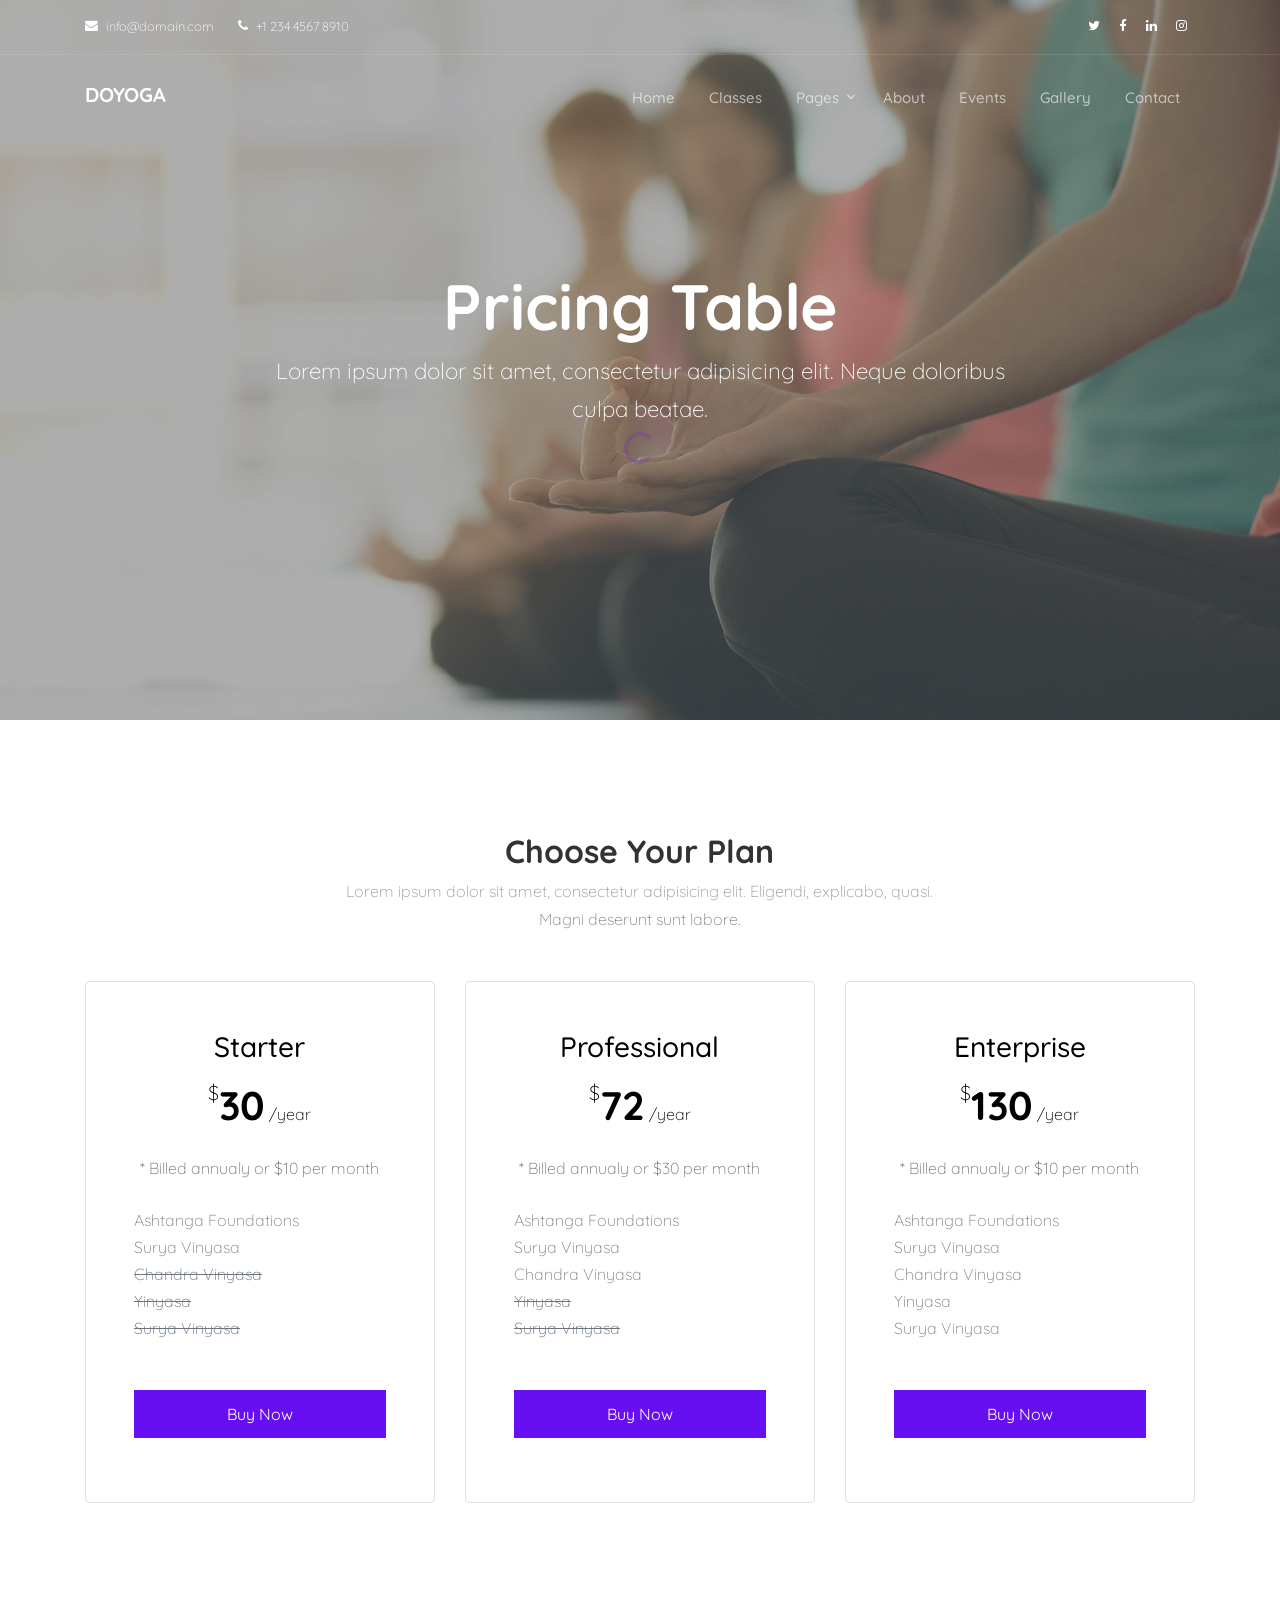
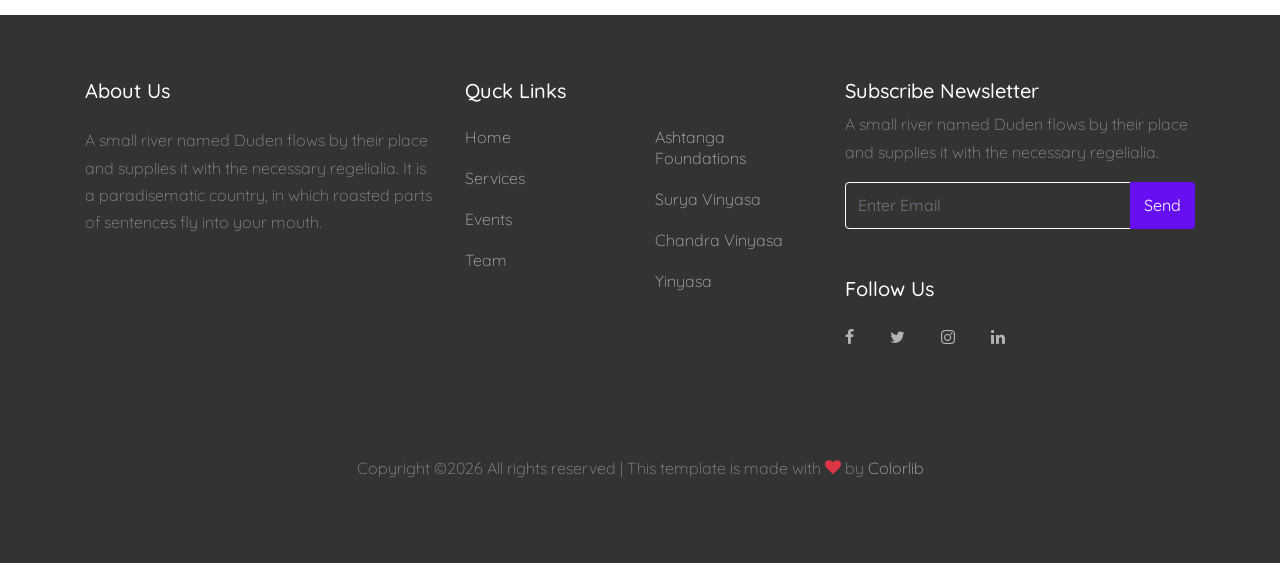
<file: FSDP.UI.MVC/_Archive/_Archive2/pricing.html>
<!DOCTYPE html>
<html lang="en">
  <head>
    <title>DoYoga &mdash; Website Template by Colorlib</title>
    <meta charset="utf-8">
    <meta name="viewport" content="width=device-width, initial-scale=1, shrink-to-fit=no">

    <link href="https://fonts.googleapis.com/css?family=Quicksand:400,500,700" rel="stylesheet">
    <link rel="stylesheet" href="fonts/icomoon/style.css">
    <link rel="stylesheet" href="css/bootstrap.min.css">
    <link rel="stylesheet" href="css/magnific-popup.css">
    <link rel="stylesheet" href="css/jquery-ui.css">
    <link rel="stylesheet" href="css/owl.carousel.min.css">
    <link rel="stylesheet" href="css/owl.theme.default.min.css">
    <link rel="stylesheet" href="css/bootstrap-datepicker.css">
    
    
    <link rel="stylesheet" href="fonts/flaticon/font/flaticon.css">
  
    <link rel="stylesheet" href="css/aos.css">
    <link rel="stylesheet" href="css/jquery.fancybox.min.css">
    

    <link rel="stylesheet" href="css/style.css">
    
  </head>
  <body data-spy="scroll" data-target=".site-navbar-target" data-offset="300">
  
  <div id="overlayer"></div>
  <div class="loader">
    <div class="spinner-border text-primary" role="status">
      <span class="sr-only">Loading...</span>
    </div>
  </div>

  <div class="site-wrap">

    <div class="site-mobile-menu site-navbar-target">
      <div class="site-mobile-menu-header">
        <div class="site-mobile-menu-close mt-3">
          <span class="icon-close2 js-menu-toggle"></span>
        </div>
      </div>
      <div class="site-mobile-menu-body"></div>
    </div> <!-- .site-mobile-menu -->
    
    
    <div class="site-navbar-wrap">
      <div class="site-navbar-top">
        <div class="container py-3">
          <div class="row align-items-center">
            <div class="col-6">
              <div class="d-flex mr-auto">
                <a href="#" class="d-flex align-items-center mr-4">
                  <span class="icon-envelope mr-2"></span>
                  <span class="d-none d-md-inline-block">info@domain.com</span>
                </a>
                <a href="#" class="d-flex align-items-center mr-auto">
                  <span class="icon-phone mr-2"></span>
                  <span class="d-none d-md-inline-block">+1 234 4567 8910</span>
                </a>
              </div>
            </div>
            <div class="col-6 text-right">
              <div class="mr-auto">
                <a href="#" class="p-2 pl-0"><span class="icon-twitter"></span></a>
                <a href="#" class="p-2 pl-0"><span class="icon-facebook"></span></a>
                <a href="#" class="p-2 pl-0"><span class="icon-linkedin"></span></a>
                <a href="#" class="p-2 pl-0"><span class="icon-instagram"></span></a>
              </div>
              
            </div>
          </div>
        </div>
      </div>

      <div class="site-navbar site-navbar-target js-sticky-header">
        <div class="container">
          <div class="row align-items-center">
            <div class="col-2">
              <h1 class="my-0 site-logo"><a href="index.html">DoYoga</a></h1>
            </div>
            <div class="col-10">
              <nav class="site-navigation text-right" role="navigation">
                <div class="container">
                  <div class="d-inline-block d-lg-none ml-md-0 mr-auto py-3"><a href="#" class="site-menu-toggle js-menu-toggle text-white"><span class="icon-menu h3"></span></a></div>

                  <ul class="site-menu main-menu js-clone-nav d-none d-lg-block">
                    <li><a href="index.html#home-section" class="nav-link">Home</a></li>
                    <li><a href="index.html#classes-section" class="nav-link">Classes</a></li>
                    <li class="has-children">
                      <a href="classes.html" class="nav-link active">Pages</a>
                      <ul class="dropdown arrow-top">
                        <li><a href="team.html" class="nav-link">Team</a></li>
                        <li><a href="pricing.html" class="nav-link active">Pricing</a></li>
                        <li><a href="faq.html" class="nav-link">FAQ</a></li>
                        <li class="has-children">
                          <a href="index.html#">More Links</a>
                          <ul class="dropdown">
                            <li><a href="index.html#">Menu One</a></li>
                            <li><a href="index.html#">Menu Two</a></li>
                            <li><a href="index.html#">Menu Three</a></li>
                          </ul>
                        </li>
                      </ul>
                    </li>
                    <li><a href="index.html#about-section" class="nav-link">About</a></li>
                    <li><a href="index.html#events-section" class="nav-link">Events</a></li>
                    <li><a href="index.html#gallery-section" class="nav-link">Gallery</a></li>
                    <li><a href="index.html#contact-section" class="nav-link">Contact</a></li>
                  </ul>
                </div>
              </nav>
            </div>
          </div>
        </div>
      </div>
    </div>
    
    <div class="site-blocks-cover inner-page overlay" style="background-image: url(images/doyoga_hero_1.jpg);" data-aos="fade" data-stellar-background-ratio="0.5"id="home-section">
      <div class="container">
        <div class="row align-items-center text-center justify-content-center">
          <div class="col-md-8">
           
            <h1 class="font-weight-bold">Pricing Table</h1>
            <p class="sub-text mb-4 d-block">Lorem ipsum dolor sit amet, consectetur adipisicing elit. Neque doloribus culpa beatae.</p>
          </div>
        </div>
      </div>
    </div>  

    <section class="site-section" id="pricing-section">
      <div class="container">
        <div class="row justify-content-center">
          <div class="col-md-7 text-center">
            <h2 class="font-weight-bold text-black">Choose Your Plan</h2>
            <p class="mb-5">Lorem ipsum dolor sit amet, consectetur adipisicing elit. Eligendi, explicabo, quasi. Magni deserunt sunt labore.</p>
          </div>
        </div>
        <div class="row">
          <div class="col-lg-4 col-md-6 mb-4 mb-lg-0 pricing">
            <div class="border p-5 text-center rounded">
              <h3>Starter</h3>
              <div class="price mb-3"><sup class="currency">$</sup><span class="number">30</span> <span class="per">/year</span></div>
              <p class="text-muted mb-4">* Billed annualy or $10 per month</p>
              <ul class="list-unstyled ul-check text-left success mb-5">
                <li>Ashtanga Foundations</li>
                <li>Surya Vinyasa</li>
                <li class="text-muted"><del>Chandra Vinyasa</del></li>
                <li class="text-muted"><del>Yinyasa</del></li>
                <li class="text-muted"><del>Surya Vinyasa</del></li>
              </ul>
              <p><a href="#" class="btn btn-lg btn-primary rounded-0 btn-block">Buy Now</a></p>
            </div>
          </div>

          <div class="col-lg-4 col-md-6 mb-4 mb-lg-0 pricing">
            <div class="border p-5 text-center rounded">
              <h3>Professional</h3>
              <div class="price mb-3"><sup class="currency">$</sup><span class="number">72</span> <span class="per">/year</span></div>
              <p class="text-muted mb-4">* Billed annualy or $30 per month</p>
              <ul class="list-unstyled ul-check text-left success mb-5">
                <li>Ashtanga Foundations</li>
                <li>Surya Vinyasa</li>
                <li>Chandra Vinyasa</li>
                <li class="text-muted"><del>Yinyasa</del></li>
                <li class="text-muted"><del>Surya Vinyasa</del></li>
              </ul>
              <p><a href="#" class="btn btn-lg btn-primary rounded-0 btn-block">Buy Now</a></p>
            </div>
          </div>

          <div class="col-lg-4 col-md-6 mb-4 mb-lg-0 pricing">
            <div class="border p-5 text-center rounded">
              <h3>Enterprise</h3>
              <div class="price mb-3"><sup class="currency">$</sup><span class="number">130</span> <span class="per">/year</span></div>
              <p class="text-muted mb-4">* Billed annualy or $10 per month</p>
              <ul class="list-unstyled ul-check text-left success mb-5">
                <li>Ashtanga Foundations</li>
                <li>Surya Vinyasa</li>
                <li>Chandra Vinyasa</li>
                <li>Yinyasa</li>
                <li>Surya Vinyasa</li>
              </ul>
              <p><a href="#" class="btn btn-lg btn-primary rounded-0 btn-block">Buy Now</a></p>
            </div>
          </div>

        </div>
      </div>
    </section>   


    
    

    <footer class="site-footer">
      <div class="container">
        <div class="row">
          <div class="col-lg-4 mb-5 mb-lg-0">
            <div class="row mb-5">
              <div class="col-12">
                <h3 class="footer-heading mb-4">About Us</h3>
                <p>A small river named Duden flows by their place and supplies it with the necessary regelialia. It is a paradisematic country, in which roasted parts of sentences fly into your mouth.</p>
              </div>
            </div>
            

            
          </div>
          <div class="col-lg-4">
           
            <div class="row mb-5">
              <div class="col-md-12">
                <h3 class="footer-heading mb-4">Quck Links</h3>
              </div>
              <div class="col-md-6 col-lg-6">
                <ul class="list-unstyled">
                  <li><a href="#">Home</a></li>
                  <li><a href="#">Services</a></li>
                  <li><a href="#">Events</a></li>
                  <li><a href="#">Team</a></li>
                </ul>
              </div>
              <div class="col-md-6 col-lg-6">
                <ul class="list-unstyled">
                  <li><a href="#">Ashtanga Foundations</a></li>
                  <li><a href="#">Surya Vinyasa</a></li>
                  <li><a href="#">Chandra Vinyasa</a></li>
                  <li><a href="#">Yinyasa</a></li>
                </ul>
              </div>
            </div>
            
          </div>
          

          <div class="col-lg-4 mb-5 mb-lg-0">

            <div class="mb-5">
              <h3 class="footer-heading mb-2">Subscribe Newsletter</h3>
              <p>A small river named Duden flows by their place and supplies it with the necessary regelialia.</p>

              <form action="#" method="post" class="form-subscribe">
                <div class="input-group mb-3">
                  <input type="text" class="form-control border-white text-white bg-transparent" placeholder="Enter Email" aria-label="Enter Email" aria-describedby="button-addon2">
                  <div class="input-group-append">
                    <button class="btn btn-primary" type="button" id="button-addon2">Send</button>
                  </div>
                </div>
              </form>

            </div>

            <div class="row">
              <div class="col-md-12">
                <h3 class="footer-heading mb-4">Follow Us</h3>

                <div>
                  <a href="#" class="pl-0 pr-3"><span class="icon-facebook"></span></a>
                  <a href="#" class="pl-3 pr-3"><span class="icon-twitter"></span></a>
                  <a href="#" class="pl-3 pr-3"><span class="icon-instagram"></span></a>
                  <a href="#" class="pl-3 pr-3"><span class="icon-linkedin"></span></a>
                </div>
              </div>
            </div>


          </div>
          
        </div>
        <div class="row pt-5 mt-5 text-center">
          <div class="col-md-12">
            <p>
              <!-- Link back to Colorlib can't be removed. Template is licensed under CC BY 3.0. -->
            Copyright &copy;<script>document.write(new Date().getFullYear());</script> All rights reserved | This template is made with <i class="icon-heart text-danger" aria-hidden="true"></i> by <a href="https://colorlib.com" target="_blank" >Colorlib</a>
            <!-- Link back to Colorlib can't be removed. Template is licensed under CC BY 3.0. -->
          </p>
          </div>
          
        </div>
      </div>
    </footer>
  </div>

  <script src="js/jquery-3.3.1.min.js"></script>
  <script src="js/jquery-ui.js"></script>
  <script src="js/popper.min.js"></script>
  <script src="js/bootstrap.min.js"></script>
  <script src="js/owl.carousel.min.js"></script>
  <script src="js/jquery.countdown.min.js"></script>
  <script src="js/jquery.magnific-popup.min.js"></script>
  <script src="js/bootstrap-datepicker.min.js"></script>
  <script src="js/aos.js"></script>
  <script src="js/jquery.sticky.js"></script>
  <script src="js/jquery.easing.1.3.js"></script>
  <script src="js/isotope.pkgd.min.js"></script>
  
  <script src="js/jquery.fancybox.min.js"></script>
  <script src="js/main.js"></script>
     
  </body>
</html>
</file>
<file: FSDP.UI.MVC/_Archive/css/elegant-icons.css>
@font-face {
	font-family: 'ElegantIcons';
	src:url('../fonts/ElegantIcons.eot');
	src:url('../fonts/ElegantIcons.eot?#iefix') format('embedded-opentype'),
		url('../fonts/ElegantIcons.woff') format('woff'),
		url('../fonts/ElegantIcons.ttf') format('truetype'),
		url('../fonts/ElegantIcons.svg#ElegantIcons') format('svg');
	font-weight: normal;
	font-style: normal;
}

/* Use the following CSS code if you want to use data attributes for inserting your icons */
[data-icon]:before {
	font-family: 'ElegantIcons';
	content: attr(data-icon);
	speak: none;
	font-weight: normal;
	font-variant: normal;
	text-transform: none;
	line-height: 1;
	-webkit-font-smoothing: antialiased;
	-moz-osx-font-smoothing: grayscale;
}

/* Use the following CSS code if you want to have a class per icon */
/*
Instead of a list of all class selectors,
you can use the generic selector below, but it's slower:
[class*="your-class-prefix"] {
*/
.arrow_up, .arrow_down, .arrow_left, .arrow_right, .arrow_left-up, .arrow_right-up, .arrow_right-down, .arrow_left-down, .arrow-up-down, .arrow_up-down_alt, .arrow_left-right_alt, .arrow_left-right, .arrow_expand_alt2, .arrow_expand_alt, .arrow_condense, .arrow_expand, .arrow_move, .arrow_carrot-up, .arrow_carrot-down, .arrow_carrot-left, .arrow_carrot-right, .arrow_carrot-2up, .arrow_carrot-2down, .arrow_carrot-2left, .arrow_carrot-2right, .arrow_carrot-up_alt2, .arrow_carrot-down_alt2, .arrow_carrot-left_alt2, .arrow_carrot-right_alt2, .arrow_carrot-2up_alt2, .arrow_carrot-2down_alt2, .arrow_carrot-2left_alt2, .arrow_carrot-2right_alt2, .arrow_triangle-up, .arrow_triangle-down, .arrow_triangle-left, .arrow_triangle-right, .arrow_triangle-up_alt2, .arrow_triangle-down_alt2, .arrow_triangle-left_alt2, .arrow_triangle-right_alt2, .arrow_back, .icon_minus-06, .icon_plus, .icon_close, .icon_check, .icon_minus_alt2, .icon_plus_alt2, .icon_close_alt2, .icon_check_alt2, .icon_zoom-out_alt, .icon_zoom-in_alt, .icon_search, .icon_box-empty, .icon_box-selected, .icon_minus-box, .icon_plus-box, .icon_box-checked, .icon_circle-empty, .icon_circle-slelected, .icon_stop_alt2, .icon_stop, .icon_pause_alt2, .icon_pause, .icon_menu, .icon_menu-square_alt2, .icon_menu-circle_alt2, .icon_ul, .icon_ol, .icon_adjust-horiz, .icon_adjust-vert, .icon_document_alt, .icon_documents_alt, .icon_pencil, .icon_pencil-edit_alt, .icon_pencil-edit, .icon_folder-alt, .icon_folder-open_alt, .icon_folder-add_alt, .icon_info_alt, .icon_error-oct_alt, .icon_error-circle_alt, .icon_error-triangle_alt, .icon_question_alt2, .icon_question, .icon_comment_alt, .icon_chat_alt, .icon_vol-mute_alt, .icon_volume-low_alt, .icon_volume-high_alt, .icon_quotations, .icon_quotations_alt2, .icon_clock_alt, .icon_lock_alt, .icon_lock-open_alt, .icon_key_alt, .icon_cloud_alt, .icon_cloud-upload_alt, .icon_cloud-download_alt, .icon_image, .icon_images, .icon_lightbulb_alt, .icon_gift_alt, .icon_house_alt, .icon_genius, .icon_mobile, .icon_tablet, .icon_laptop, .icon_desktop, .icon_camera_alt, .icon_mail_alt, .icon_cone_alt, .icon_ribbon_alt, .icon_bag_alt, .icon_creditcard, .icon_cart_alt, .icon_paperclip, .icon_tag_alt, .icon_tags_alt, .icon_trash_alt, .icon_cursor_alt, .icon_mic_alt, .icon_compass_alt, .icon_pin_alt, .icon_pushpin_alt, .icon_map_alt, .icon_drawer_alt, .icon_toolbox_alt, .icon_book_alt, .icon_calendar, .icon_film, .icon_table, .icon_contacts_alt, .icon_headphones, .icon_lifesaver, .icon_piechart, .icon_refresh, .icon_link_alt, .icon_link, .icon_loading, .icon_blocked, .icon_archive_alt, .icon_heart_alt, .icon_star_alt, .icon_star-half_alt, .icon_star, .icon_star-half, .icon_tools, .icon_tool, .icon_cog, .icon_cogs, .arrow_up_alt, .arrow_down_alt, .arrow_left_alt, .arrow_right_alt, .arrow_left-up_alt, .arrow_right-up_alt, .arrow_right-down_alt, .arrow_left-down_alt, .arrow_condense_alt, .arrow_expand_alt3, .arrow_carrot_up_alt, .arrow_carrot-down_alt, .arrow_carrot-left_alt, .arrow_carrot-right_alt, .arrow_carrot-2up_alt, .arrow_carrot-2dwnn_alt, .arrow_carrot-2left_alt, .arrow_carrot-2right_alt, .arrow_triangle-up_alt, .arrow_triangle-down_alt, .arrow_triangle-left_alt, .arrow_triangle-right_alt, .icon_minus_alt, .icon_plus_alt, .icon_close_alt, .icon_check_alt, .icon_zoom-out, .icon_zoom-in, .icon_stop_alt, .icon_menu-square_alt, .icon_menu-circle_alt, .icon_document, .icon_documents, .icon_pencil_alt, .icon_folder, .icon_folder-open, .icon_folder-add, .icon_folder_upload, .icon_folder_download, .icon_info, .icon_error-circle, .icon_error-oct, .icon_error-triangle, .icon_question_alt, .icon_comment, .icon_chat, .icon_vol-mute, .icon_volume-low, .icon_volume-high, .icon_quotations_alt, .icon_clock, .icon_lock, .icon_lock-open, .icon_key, .icon_cloud, .icon_cloud-upload, .icon_cloud-download, .icon_lightbulb, .icon_gift, .icon_house, .icon_camera, .icon_mail, .icon_cone, .icon_ribbon, .icon_bag, .icon_cart, .icon_tag, .icon_tags, .icon_trash, .icon_cursor, .icon_mic, .icon_compass, .icon_pin, .icon_pushpin, .icon_map, .icon_drawer, .icon_toolbox, .icon_book, .icon_contacts, .icon_archive, .icon_heart, .icon_profile, .icon_group, .icon_grid-2x2, .icon_grid-3x3, .icon_music, .icon_pause_alt, .icon_phone, .icon_upload, .icon_download, .social_facebook, .social_twitter, .social_pinterest, .social_googleplus, .social_tumblr, .social_tumbleupon, .social_wordpress, .social_instagram, .social_dribbble, .social_vimeo, .social_linkedin, .social_rss, .social_deviantart, .social_share, .social_myspace, .social_skype, .social_youtube, .social_picassa, .social_googledrive, .social_flickr, .social_blogger, .social_spotify, .social_delicious, .social_facebook_circle, .social_twitter_circle, .social_pinterest_circle, .social_googleplus_circle, .social_tumblr_circle, .social_stumbleupon_circle, .social_wordpress_circle, .social_instagram_circle, .social_dribbble_circle, .social_vimeo_circle, .social_linkedin_circle, .social_rss_circle, .social_deviantart_circle, .social_share_circle, .social_myspace_circle, .social_skype_circle, .social_youtube_circle, .social_picassa_circle, .social_googledrive_alt2, .social_flickr_circle, .social_blogger_circle, .social_spotify_circle, .social_delicious_circle, .social_facebook_square, .social_twitter_square, .social_pinterest_square, .social_googleplus_square, .social_tumblr_square, .social_stumbleupon_square, .social_wordpress_square, .social_instagram_square, .social_dribbble_square, .social_vimeo_square, .social_linkedin_square, .social_rss_square, .social_deviantart_square, .social_share_square, .social_myspace_square, .social_skype_square, .social_youtube_square, .social_picassa_square, .social_googledrive_square, .social_flickr_square, .social_blogger_square, .social_spotify_square, .social_delicious_square, .icon_printer, .icon_calulator, .icon_building, .icon_floppy, .icon_drive, .icon_search-2, .icon_id, .icon_id-2, .icon_puzzle, .icon_like, .icon_dislike, .icon_mug, .icon_currency, .icon_wallet, .icon_pens, .icon_easel, .icon_flowchart, .icon_datareport, .icon_briefcase, .icon_shield, .icon_percent, .icon_globe, .icon_globe-2, .icon_target, .icon_hourglass, .icon_balance, .icon_rook, .icon_printer-alt, .icon_calculator_alt, .icon_building_alt, .icon_floppy_alt, .icon_drive_alt, .icon_search_alt, .icon_id_alt, .icon_id-2_alt, .icon_puzzle_alt, .icon_like_alt, .icon_dislike_alt, .icon_mug_alt, .icon_currency_alt, .icon_wallet_alt, .icon_pens_alt, .icon_easel_alt, .icon_flowchart_alt, .icon_datareport_alt, .icon_briefcase_alt, .icon_shield_alt, .icon_percent_alt, .icon_globe_alt, .icon_clipboard {
	font-family: 'ElegantIcons';
	speak: none;
	font-style: normal;
	font-weight: normal;
	font-variant: normal;
	text-transform: none;
	line-height: 1;
	-webkit-font-smoothing: antialiased;
}
.arrow_up:before {
	content: "\21";
}
.arrow_down:before {
	content: "\22";
}
.arrow_left:before {
	content: "\23";
}
.arrow_right:before {
	content: "\24";
}
.arrow_left-up:before {
	content: "\25";
}
.arrow_right-up:before {
	content: "\26";
}
.arrow_right-down:before {
	content: "\27";
}
.arrow_left-down:before {
	content: "\28";
}
.arrow-up-down:before {
	content: "\29";
}
.arrow_up-down_alt:before {
	content: "\2a";
}
.arrow_left-right_alt:before {
	content: "\2b";
}
.arrow_left-right:before {
	content: "\2c";
}
.arrow_expand_alt2:before {
	content: "\2d";
}
.arrow_expand_alt:before {
	content: "\2e";
}
.arrow_condense:before {
	content: "\2f";
}
.arrow_expand:before {
	content: "\30";
}
.arrow_move:before {
	content: "\31";
}
.arrow_carrot-up:before {
	content: "\32";
}
.arrow_carrot-down:before {
	content: "\33";
}
.arrow_carrot-left:before {
	content: "\34";
}
.arrow_carrot-right:before {
	content: "\35";
}
.arrow_carrot-2up:before {
	content: "\36";
}
.arrow_carrot-2down:before {
	content: "\37";
}
.arrow_carrot-2left:before {
	content: "\38";
}
.arrow_carrot-2right:before {
	content: "\39";
}
.arrow_carrot-up_alt2:before {
	content: "\3a";
}
.arrow_carrot-down_alt2:before {
	content: "\3b";
}
.arrow_carrot-left_alt2:before {
	content: "\3c";
}
.arrow_carrot-right_alt2:before {
	content: "\3d";
}
.arrow_carrot-2up_alt2:before {
	content: "\3e";
}
.arrow_carrot-2down_alt2:before {
	content: "\3f";
}
.arrow_carrot-2left_alt2:before {
	content: "\40";
}
.arrow_carrot-2right_alt2:before {
	content: "\41";
}
.arrow_triangle-up:before {
	content: "\42";
}
.arrow_triangle-down:before {
	content: "\43";
}
.arrow_triangle-left:before {
	content: "\44";
}
.arrow_triangle-right:before {
	content: "\45";
}
.arrow_triangle-up_alt2:before {
	content: "\46";
}
.arrow_triangle-down_alt2:before {
	content: "\47";
}
.arrow_triangle-left_alt2:before {
	content: "\48";
}
.arrow_triangle-right_alt2:before {
	content: "\49";
}
.arrow_back:before {
	content: "\4a";
}
.icon_minus-06:before {
	content: "\4b";
}
.icon_plus:before {
	content: "\4c";
}
.icon_close:before {
	content: "\4d";
}
.icon_check:before {
	content: "\4e";
}
.icon_minus_alt2:before {
	content: "\4f";
}
.icon_plus_alt2:before {
	content: "\50";
}
.icon_close_alt2:before {
	content: "\51";
}
.icon_check_alt2:before {
	content: "\52";
}
.icon_zoom-out_alt:before {
	content: "\53";
}
.icon_zoom-in_alt:before {
	content: "\54";
}
.icon_search:before {
	content: "\55";
}
.icon_box-empty:before {
	content: "\56";
}
.icon_box-selected:before {
	content: "\57";
}
.icon_minus-box:before {
	content: "\58";
}
.icon_plus-box:before {
	content: "\59";
}
.icon_box-checked:before {
	content: "\5a";
}
.icon_circle-empty:before {
	content: "\5b";
}
.icon_circle-slelected:before {
	content: "\5c";
}
.icon_stop_alt2:before {
	content: "\5d";
}
.icon_stop:before {
	content: "\5e";
}
.icon_pause_alt2:before {
	content: "\5f";
}
.icon_pause:before {
	content: "\60";
}
.icon_menu:before {
	content: "\61";
}
.icon_menu-square_alt2:before {
	content: "\62";
}
.icon_menu-circle_alt2:before {
	content: "\63";
}
.icon_ul:before {
	content: "\64";
}
.icon_ol:before {
	content: "\65";
}
.icon_adjust-horiz:before {
	content: "\66";
}
.icon_adjust-vert:before {
	content: "\67";
}
.icon_document_alt:before {
	content: "\68";
}
.icon_documents_alt:before {
	content: "\69";
}
.icon_pencil:before {
	content: "\6a";
}
.icon_pencil-edit_alt:before {
	content: "\6b";
}
.icon_pencil-edit:before {
	content: "\6c";
}
.icon_folder-alt:before {
	content: "\6d";
}
.icon_folder-open_alt:before {
	content: "\6e";
}
.icon_folder-add_alt:before {
	content: "\6f";
}
.icon_info_alt:before {
	content: "\70";
}
.icon_error-oct_alt:before {
	content: "\71";
}
.icon_error-circle_alt:before {
	content: "\72";
}
.icon_error-triangle_alt:before {
	content: "\73";
}
.icon_question_alt2:before {
	content: "\74";
}
.icon_question:before {
	content: "\75";
}
.icon_comment_alt:before {
	content: "\76";
}
.icon_chat_alt:before {
	content: "\77";
}
.icon_vol-mute_alt:before {
	content: "\78";
}
.icon_volume-low_alt:before {
	content: "\79";
}
.icon_volume-high_alt:before {
	content: "\7a";
}
.icon_quotations:before {
	content: "\7b";
}
.icon_quotations_alt2:before {
	content: "\7c";
}
.icon_clock_alt:before {
	content: "\7d";
}
.icon_lock_alt:before {
	content: "\7e";
}
.icon_lock-open_alt:before {
	content: "\e000";
}
.icon_key_alt:before {
	content: "\e001";
}
.icon_cloud_alt:before {
	content: "\e002";
}
.icon_cloud-upload_alt:before {
	content: "\e003";
}
.icon_cloud-download_alt:before {
	content: "\e004";
}
.icon_image:before {
	content: "\e005";
}
.icon_images:before {
	content: "\e006";
}
.icon_lightbulb_alt:before {
	content: "\e007";
}
.icon_gift_alt:before {
	content: "\e008";
}
.icon_house_alt:before {
	content: "\e009";
}
.icon_genius:before {
	content: "\e00a";
}
.icon_mobile:before {
	content: "\e00b";
}
.icon_tablet:before {
	content: "\e00c";
}
.icon_laptop:before {
	content: "\e00d";
}
.icon_desktop:before {
	content: "\e00e";
}
.icon_camera_alt:before {
	content: "\e00f";
}
.icon_mail_alt:before {
	content: "\e010";
}
.icon_cone_alt:before {
	content: "\e011";
}
.icon_ribbon_alt:before {
	content: "\e012";
}
.icon_bag_alt:before {
	content: "\e013";
}
.icon_creditcard:before {
	content: "\e014";
}
.icon_cart_alt:before {
	content: "\e015";
}
.icon_paperclip:before {
	content: "\e016";
}
.icon_tag_alt:before {
	content: "\e017";
}
.icon_tags_alt:before {
	content: "\e018";
}
.icon_trash_alt:before {
	content: "\e019";
}
.icon_cursor_alt:before {
	content: "\e01a";
}
.icon_mic_alt:before {
	content: "\e01b";
}
.icon_compass_alt:before {
	content: "\e01c";
}
.icon_pin_alt:before {
	content: "\e01d";
}
.icon_pushpin_alt:before {
	content: "\e01e";
}
.icon_map_alt:before {
	content: "\e01f";
}
.icon_drawer_alt:before {
	content: "\e020";
}
.icon_toolbox_alt:before {
	content: "\e021";
}
.icon_book_alt:before {
	content: "\e022";
}
.icon_calendar:before {
	content: "\e023";
}
.icon_film:before {
	content: "\e024";
}
.icon_table:before {
	content: "\e025";
}
.icon_contacts_alt:before {
	content: "\e026";
}
.icon_headphones:before {
	content: "\e027";
}
.icon_lifesaver:before {
	content: "\e028";
}
.icon_piechart:before {
	content: "\e029";
}
.icon_refresh:before {
	content: "\e02a";
}
.icon_link_alt:before {
	content: "\e02b";
}
.icon_link:before {
	content: "\e02c";
}
.icon_loading:before {
	content: "\e02d";
}
.icon_blocked:before {
	content: "\e02e";
}
.icon_archive_alt:before {
	content: "\e02f";
}
.icon_heart_alt:before {
	content: "\e030";
}
.icon_star_alt:before {
	content: "\e031";
}
.icon_star-half_alt:before {
	content: "\e032";
}
.icon_star:before {
	content: "\e033";
}
.icon_star-half:before {
	content: "\e034";
}
.icon_tools:before {
	content: "\e035";
}
.icon_tool:before {
	content: "\e036";
}
.icon_cog:before {
	content: "\e037";
}
.icon_cogs:before {
	content: "\e038";
}
.arrow_up_alt:before {
	content: "\e039";
}
.arrow_down_alt:before {
	content: "\e03a";
}
.arrow_left_alt:before {
	content: "\e03b";
}
.arrow_right_alt:before {
	content: "\e03c";
}
.arrow_left-up_alt:before {
	content: "\e03d";
}
.arrow_right-up_alt:before {
	content: "\e03e";
}
.arrow_right-down_alt:before {
	content: "\e03f";
}
.arrow_left-down_alt:before {
	content: "\e040";
}
.arrow_condense_alt:before {
	content: "\e041";
}
.arrow_expand_alt3:before {
	content: "\e042";
}
.arrow_carrot_up_alt:before {
	content: "\e043";
}
.arrow_carrot-down_alt:before {
	content: "\e044";
}
.arrow_carrot-left_alt:before {
	content: "\e045";
}
.arrow_carrot-right_alt:before {
	content: "\e046";
}
.arrow_carrot-2up_alt:before {
	content: "\e047";
}
.arrow_carrot-2dwnn_alt:before {
	content: "\e048";
}
.arrow_carrot-2left_alt:before {
	content: "\e049";
}
.arrow_carrot-2right_alt:before {
	content: "\e04a";
}
.arrow_triangle-up_alt:before {
	content: "\e04b";
}
.arrow_triangle-down_alt:before {
	content: "\e04c";
}
.arrow_triangle-left_alt:before {
	content: "\e04d";
}
.arrow_triangle-right_alt:before {
	content: "\e04e";
}
.icon_minus_alt:before {
	content: "\e04f";
}
.icon_plus_alt:before {
	content: "\e050";
}
.icon_close_alt:before {
	content: "\e051";
}
.icon_check_alt:before {
	content: "\e052";
}
.icon_zoom-out:before {
	content: "\e053";
}
.icon_zoom-in:before {
	content: "\e054";
}
.icon_stop_alt:before {
	content: "\e055";
}
.icon_menu-square_alt:before {
	content: "\e056";
}
.icon_menu-circle_alt:before {
	content: "\e057";
}
.icon_document:before {
	content: "\e058";
}
.icon_documents:before {
	content: "\e059";
}
.icon_pencil_alt:before {
	content: "\e05a";
}
.icon_folder:before {
	content: "\e05b";
}
.icon_folder-open:before {
	content: "\e05c";
}
.icon_folder-add:before {
	content: "\e05d";
}
.icon_folder_upload:before {
	content: "\e05e";
}
.icon_folder_download:before {
	content: "\e05f";
}
.icon_info:before {
	content: "\e060";
}
.icon_error-circle:before {
	content: "\e061";
}
.icon_error-oct:before {
	content: "\e062";
}
.icon_error-triangle:before {
	content: "\e063";
}
.icon_question_alt:before {
	content: "\e064";
}
.icon_comment:before {
	content: "\e065";
}
.icon_chat:before {
	content: "\e066";
}
.icon_vol-mute:before {
	content: "\e067";
}
.icon_volume-low:before {
	content: "\e068";
}
.icon_volume-high:before {
	content: "\e069";
}
.icon_quotations_alt:before {
	content: "\e06a";
}
.icon_clock:before {
	content: "\e06b";
}
.icon_lock:before {
	content: "\e06c";
}
.icon_lock-open:before {
	content: "\e06d";
}
.icon_key:before {
	content: "\e06e";
}
.icon_cloud:before {
	content: "\e06f";
}
.icon_cloud-upload:before {
	content: "\e070";
}
.icon_cloud-download:before {
	content: "\e071";
}
.icon_lightbulb:before {
	content: "\e072";
}
.icon_gift:before {
	content: "\e073";
}
.icon_house:before {
	content: "\e074";
}
.icon_camera:before {
	content: "\e075";
}
.icon_mail:before {
	content: "\e076";
}
.icon_cone:before {
	content: "\e077";
}
.icon_ribbon:before {
	content: "\e078";
}
.icon_bag:before {
	content: "\e079";
}
.icon_cart:before {
	content: "\e07a";
}
.icon_tag:before {
	content: "\e07b";
}
.icon_tags:before {
	content: "\e07c";
}
.icon_trash:before {
	content: "\e07d";
}
.icon_cursor:before {
	content: "\e07e";
}
.icon_mic:before {
	content: "\e07f";
}
.icon_compass:before {
	content: "\e080";
}
.icon_pin:before {
	content: "\e081";
}
.icon_pushpin:before {
	content: "\e082";
}
.icon_map:before {
	content: "\e083";
}
.icon_drawer:before {
	content: "\e084";
}
.icon_toolbox:before {
	content: "\e085";
}
.icon_book:before {
	content: "\e086";
}
.icon_contacts:before {
	content: "\e087";
}
.icon_archive:before {
	content: "\e088";
}
.icon_heart:before {
	content: "\e089";
}
.icon_profile:before {
	content: "\e08a";
}
.icon_group:before {
	content: "\e08b";
}
.icon_grid-2x2:before {
	content: "\e08c";
}
.icon_grid-3x3:before {
	content: "\e08d";
}
.icon_music:before {
	content: "\e08e";
}
.icon_pause_alt:before {
	content: "\e08f";
}
.icon_phone:before {
	content: "\e090";
}
.icon_upload:before {
	content: "\e091";
}
.icon_download:before {
	content: "\e092";
}
.social_facebook:before {
	content: "\e093";
}
.social_twitter:before {
	content: "\e094";
}
.social_pinterest:before {
	content: "\e095";
}
.social_googleplus:before {
	content: "\e096";
}
.social_tumblr:before {
	content: "\e097";
}
.social_tumbleupon:before {
	content: "\e098";
}
.social_wordpress:before {
	content: "\e099";
}
.social_instagram:before {
	content: "\e09a";
}
.social_dribbble:before {
	content: "\e09b";
}
.social_vimeo:before {
	content: "\e09c";
}
.social_linkedin:before {
	content: "\e09d";
}
.social_rss:before {
	content: "\e09e";
}
.social_deviantart:before {
	content: "\e09f";
}
.social_share:before {
	content: "\e0a0";
}
.social_myspace:before {
	content: "\e0a1";
}
.social_skype:before {
	content: "\e0a2";
}
.social_youtube:before {
	content: "\e0a3";
}
.social_picassa:before {
	content: "\e0a4";
}
.social_googledrive:before {
	content: "\e0a5";
}
.social_flickr:before {
	content: "\e0a6";
}
.social_blogger:before {
	content: "\e0a7";
}
.social_spotify:before {
	content: "\e0a8";
}
.social_delicious:before {
	content: "\e0a9";
}
.social_facebook_circle:before {
	content: "\e0aa";
}
.social_twitter_circle:before {
	content: "\e0ab";
}
.social_pinterest_circle:before {
	content: "\e0ac";
}
.social_googleplus_circle:before {
	content: "\e0ad";
}
.social_tumblr_circle:before {
	content: "\e0ae";
}
.social_stumbleupon_circle:before {
	content: "\e0af";
}
.social_wordpress_circle:before {
	content: "\e0b0";
}
.social_instagram_circle:before {
	content: "\e0b1";
}
.social_dribbble_circle:before {
	content: "\e0b2";
}
.social_vimeo_circle:before {
	content: "\e0b3";
}
.social_linkedin_circle:before {
	content: "\e0b4";
}
.social_rss_circle:before {
	content: "\e0b5";
}
.social_deviantart_circle:before {
	content: "\e0b6";
}
.social_share_circle:before {
	content: "\e0b7";
}
.social_myspace_circle:before {
	content: "\e0b8";
}
.social_skype_circle:before {
	content: "\e0b9";
}
.social_youtube_circle:before {
	content: "\e0ba";
}
.social_picassa_circle:before {
	content: "\e0bb";
}
.social_googledrive_alt2:before {
	content: "\e0bc";
}
.social_flickr_circle:before {
	content: "\e0bd";
}
.social_blogger_circle:before {
	content: "\e0be";
}
.social_spotify_circle:before {
	content: "\e0bf";
}
.social_delicious_circle:before {
	content: "\e0c0";
}
.social_facebook_square:before {
	content: "\e0c1";
}
.social_twitter_square:before {
	content: "\e0c2";
}
.social_pinterest_square:before {
	content: "\e0c3";
}
.social_googleplus_square:before {
	content: "\e0c4";
}
.social_tumblr_square:before {
	content: "\e0c5";
}
.social_stumbleupon_square:before {
	content: "\e0c6";
}
.social_wordpress_square:before {
	content: "\e0c7";
}
.social_instagram_square:before {
	content: "\e0c8";
}
.social_dribbble_square:before {
	content: "\e0c9";
}
.social_vimeo_square:before {
	content: "\e0ca";
}
.social_linkedin_square:before {
	content: "\e0cb";
}
.social_rss_square:before {
	content: "\e0cc";
}
.social_deviantart_square:before {
	content: "\e0cd";
}
.social_share_square:before {
	content: "\e0ce";
}
.social_myspace_square:before {
	content: "\e0cf";
}
.social_skype_square:before {
	content: "\e0d0";
}
.social_youtube_square:before {
	content: "\e0d1";
}
.social_picassa_square:before {
	content: "\e0d2";
}
.social_googledrive_square:before {
	content: "\e0d3";
}
.social_flickr_square:before {
	content: "\e0d4";
}
.social_blogger_square:before {
	content: "\e0d5";
}
.social_spotify_square:before {
	content: "\e0d6";
}
.social_delicious_square:before {
	content: "\e0d7";
}
.icon_printer:before {
	content: "\e103";
}
.icon_calulator:before {
	content: "\e0ee";
}
.icon_building:before {
	content: "\e0ef";
}
.icon_floppy:before {
	content: "\e0e8";
}
.icon_drive:before {
	content: "\e0ea";
}
.icon_search-2:before {
	content: "\e101";
}
.icon_id:before {
	content: "\e107";
}
.icon_id-2:before {
	content: "\e108";
}
.icon_puzzle:before {
	content: "\e102";
}
.icon_like:before {
	content: "\e106";
}
.icon_dislike:before {
	content: "\e0eb";
}
.icon_mug:before {
	content: "\e105";
}
.icon_currency:before {
	content: "\e0ed";
}
.icon_wallet:before {
	content: "\e100";
}
.icon_pens:before {
	content: "\e104";
}
.icon_easel:before {
	content: "\e0e9";
}
.icon_flowchart:before {
	content: "\e109";
}
.icon_datareport:before {
	content: "\e0ec";
}
.icon_briefcase:before {
	content: "\e0fe";
}
.icon_shield:before {
	content: "\e0f6";
}
.icon_percent:before {
	content: "\e0fb";
}
.icon_globe:before {
	content: "\e0e2";
}
.icon_globe-2:before {
	content: "\e0e3";
}
.icon_target:before {
	content: "\e0f5";
}
.icon_hourglass:before {
	content: "\e0e1";
}
.icon_balance:before {
	content: "\e0ff";
}
.icon_rook:before {
	content: "\e0f8";
}
.icon_printer-alt:before {
	content: "\e0fa";
}
.icon_calculator_alt:before {
	content: "\e0e7";
}
.icon_building_alt:before {
	content: "\e0fd";
}
.icon_floppy_alt:before {
	content: "\e0e4";
}
.icon_drive_alt:before {
	content: "\e0e5";
}
.icon_search_alt:before {
	content: "\e0f7";
}
.icon_id_alt:before {
	content: "\e0e0";
}
.icon_id-2_alt:before {
	content: "\e0fc";
}
.icon_puzzle_alt:before {
	content: "\e0f9";
}
.icon_like_alt:before {
	content: "\e0dd";
}
.icon_dislike_alt:before {
	content: "\e0f1";
}
.icon_mug_alt:before {
	content: "\e0dc";
}
.icon_currency_alt:before {
	content: "\e0f3";
}
.icon_wallet_alt:before {
	content: "\e0d8";
}
.icon_pens_alt:before {
	content: "\e0db";
}
.icon_easel_alt:before {
	content: "\e0f0";
}
.icon_flowchart_alt:before {
	content: "\e0df";
}
.icon_datareport_alt:before {
	content: "\e0f2";
}
.icon_briefcase_alt:before {
	content: "\e0f4";
}
.icon_shield_alt:before {
	content: "\e0d9";
}
.icon_percent_alt:before {
	content: "\e0da";
}
.icon_globe_alt:before {
	content: "\e0de";
}
.icon_clipboard:before {
	content: "\e0e6";
}


	.glyph {
		float: left;
		text-align: center;
		padding: .75em;
		margin: .4em 1.5em .75em 0;
		width: 6em;
text-shadow: none;
	}
        .glyph_big {
        font-size: 128px;
        color: #59c5dc;
        float: left;
        margin-right: 20px;
        }

        .glyph div { padding-bottom: 10px;}

	.glyph input {
		font-family: consolas, monospace;
		font-size: 12px;
		width: 100%;
		text-align: center;
		border: 0;
		box-shadow: 0 0 0 1px #ccc;
		padding: .2em;
                -moz-border-radius: 5px;
                -webkit-border-radius: 5px;
	}
	.centered {
		margin-left: auto;
		margin-right: auto;
	}
	.glyph .fs1 {
		font-size: 2em;
	}
</file>
<file: FSDP.UI.MVC/_Archive/css/nice-select.css>
.nice-select {
  -webkit-tap-highlight-color: transparent;
  background-color: #fff;
  border-radius: 5px;
  border: solid 1px #e8e8e8;
  box-sizing: border-box;
  clear: both;
  cursor: pointer;
  display: block;
  float: left;
  font-family: inherit;
  font-size: 14px;
  font-weight: normal;
  height: 42px;
  line-height: 40px;
  outline: none;
  padding-left: 18px;
  padding-right: 30px;
  position: relative;
  text-align: left !important;
  -webkit-transition: all 0.2s ease-in-out;
  transition: all 0.2s ease-in-out;
  -webkit-user-select: none;
     -moz-user-select: none;
      -ms-user-select: none;
          user-select: none;
  white-space: nowrap;
  width: auto; }
  .nice-select:hover {
    border-color: #dbdbdb; }
  .nice-select:active, .nice-select.open, .nice-select:focus {
    border-color: #999; }
  .nice-select:after {
    border-bottom: 2px solid #999;
    border-right: 2px solid #999;
    content: '';
    display: block;
    height: 5px;
    margin-top: -4px;
    pointer-events: none;
    position: absolute;
    right: 12px;
    top: 50%;
    -webkit-transform-origin: 66% 66%;
        -ms-transform-origin: 66% 66%;
            transform-origin: 66% 66%;
    -webkit-transform: rotate(45deg);
        -ms-transform: rotate(45deg);
            transform: rotate(45deg);
    -webkit-transition: all 0.15s ease-in-out;
    transition: all 0.15s ease-in-out;
    width: 5px; }
  .nice-select.open:after {
    -webkit-transform: rotate(-135deg);
        -ms-transform: rotate(-135deg);
            transform: rotate(-135deg); }
  .nice-select.open .list {
    opacity: 1;
    pointer-events: auto;
    -webkit-transform: scale(1) translateY(0);
        -ms-transform: scale(1) translateY(0);
            transform: scale(1) translateY(0); }
  .nice-select.disabled {
    border-color: #ededed;
    color: #999;
    pointer-events: none; }
    .nice-select.disabled:after {
      border-color: #cccccc; }
  .nice-select.wide {
    width: 100%; }
    .nice-select.wide .list {
      left: 0 !important;
      right: 0 !important; }
  .nice-select.right {
    float: right; }
    .nice-select.right .list {
      left: auto;
      right: 0; }
  .nice-select.small {
    font-size: 12px;
    height: 36px;
    line-height: 34px; }
    .nice-select.small:after {
      height: 4px;
      width: 4px; }
    .nice-select.small .option {
      line-height: 34px;
      min-height: 34px; }
  .nice-select .list {
    background-color: #fff;
    border-radius: 5px;
    box-shadow: 0 0 0 1px rgba(68, 68, 68, 0.11);
    box-sizing: border-box;
    margin-top: 4px;
    opacity: 0;
    overflow: hidden;
    padding: 0;
    pointer-events: none;
    position: absolute;
    top: 100%;
    left: 0;
    -webkit-transform-origin: 50% 0;
        -ms-transform-origin: 50% 0;
            transform-origin: 50% 0;
    -webkit-transform: scale(0.75) translateY(-21px);
        -ms-transform: scale(0.75) translateY(-21px);
            transform: scale(0.75) translateY(-21px);
    -webkit-transition: all 0.2s cubic-bezier(0.5, 0, 0, 1.25), opacity 0.15s ease-out;
    transition: all 0.2s cubic-bezier(0.5, 0, 0, 1.25), opacity 0.15s ease-out;
    z-index: 9; }
    .nice-select .list:hover .option:not(:hover) {
      background-color: transparent !important; }
  .nice-select .option {
    cursor: pointer;
    font-weight: 400;
    line-height: 40px;
    list-style: none;
    min-height: 40px;
    outline: none;
    padding-left: 18px;
    padding-right: 29px;
    text-align: left;
    -webkit-transition: all 0.2s;
    transition: all 0.2s; }
    .nice-select .option:hover, .nice-select .option.focus, .nice-select .option.selected.focus {
      background-color: #f6f6f6; }
    .nice-select .option.selected {
      font-weight: bold; }
    .nice-select .option.disabled {
      background-color: transparent;
      color: #999;
      cursor: default; }

.no-csspointerevents .nice-select .list {
  display: none; }

.no-csspointerevents .nice-select.open .list {
  display: block; }
</file>
<file: FSDP.UI.MVC/_Archive/css/barfiller.css>
.barfiller {
    width:100%;
    height:12px;
    background:#fcfcfc;
    border:1px solid #ccc;
    position:relative;
    margin-bottom:20px;
    box-shadow: inset 1px 4px 9px -6px rgba(0,0,0,.5); 
    -moz-box-shadow: inset 1px 4px 9px -6px rgba(0,0,0,.5); 
}

.barfiller .fill {
    display:block;
    position:relative;
    width:0px;
    height:100%;
    background:#333;
    z-index:1;
}

.barfiller .tipWrap {
    display:none;
}

.barfiller .tip {
    margin-top:-30px;
    padding:2px 4px;
    font-size:11px;
    color:#fff;
    left:0px;
    position:absolute;
    z-index:2;
    background: #333;
} 

.barfiller .tip:after {
    border:solid;
    border-color:rgba(0,0,0,.8) transparent;
    border-width:6px 6px 0 6px;
    content:"";
    display:block;
    position:absolute;
    left:9px;
    top:100%;
    z-index:9
}
</file>
<file: FSDP.UI.MVC/_Archive/css/style.css>
/******************************************************************
  Template Name: Zogin
  Description:  Phozogy Yoga HTML Template
  Author: Colorlib
  Author URI: https://colorlib.com
  Version: 1.0
  Created: Colorlib
******************************************************************/

/*------------------------------------------------------------------
[Table of contents]

1.  Template default CSS
	1.1	Variables
	1.2	Mixins
	1.3	Flexbox
	1.4	Reset
2.  Helper Css
3.  Header Section
4.  Hero Section
5.  Service Section
6.  Class Section
7.  Appointment Section
8.  Testimonial Product Section
9.  Contact
10.  Footer Style
-------------------------------------------------------------------*/

/*----------------------------------------*/

/* Template default CSS
/*----------------------------------------*/

html,
body {
	height: 100%;
	font-family: "DM Sans", sans-serif;
	-webkit-font-smoothing: antialiased;
}

h1,
h2,
h3,
h4,
h5,
h6 {
	margin: 0;
	color: #111111;
	font-weight: 400;
	font-family: "DM Sans", sans-serif;
}

h1 {
	font-size: 70px;
}

h2 {
	font-size: 36px;
}

h3 {
	font-size: 30px;
}

h4 {
	font-size: 24px;
}

h5 {
	font-size: 18px;
}

h6 {
	font-size: 16px;
}

p {
	font-size: 16px;
	font-family: "DM Sans", sans-serif;
	color: #6E7580;
	font-weight: 400;
	line-height: 26px;
	margin: 0 0 15px 0;
}

img {
	max-width: 100%;
}

input:focus,
select:focus,
button:focus,
textarea:focus {
	outline: none;
}

a:hover,
a:focus {
	text-decoration: none;
	outline: none;
	color: #ffffff;
}

ul,
ol {
	padding: 0;
	margin: 0;
}

/*---------------------
  Helper CSS
-----------------------*/

.section-title {
	margin-bottom: 45px;
	text-align: center;
}

.section-title.normal-title {
	margin-bottom: 50px;
}

.section-title.normal-title h2 {
	margin-bottom: 20px;
	margin-top: 0;
}

.section-title.normal-title p {
	margin-bottom: 0;
	color: #9B9EA3;
}

.section-title h2 {
	font-size: 44px;
	color: #263246;
	margin-top: 34px;
	margin-bottom: 5px;
}

.set-bg {
	background-repeat: no-repeat;
	background-size: cover;
	background-position: top center;
}

.spad {
	padding-top: 100px;
	padding-bottom: 100px;
}

.text-white h1,
.text-white h2,
.text-white h3,
.text-white h4,
.text-white h5,
.text-white h6,
.text-white p,
.text-white span,
.text-white li,
.text-white a {
	color: #fff;
}

/* buttons */

.primary-btn {
	display: inline-block;
	font-size: 14px;
	padding: 16px 36px 14px;
	color: #ffffff;
	text-transform: uppercase;
	font-weight: 700;
	background: #5768AD;
	border-radius: 2px;
	letter-spacing: 2px;
}

.site-btn {
	font-size: 14px;
	color: #ffffff;
	font-weight: 700;
	text-transform: uppercase;
	display: inline-block;
	padding: 14px 50px;
	background: #5768AD;
	border: none;
	letter-spacing: 2px;
	border-radius: 2px;
}

/* Preloder */

#preloder {
	position: fixed;
	width: 100%;
	height: 100%;
	top: 0;
	left: 0;
	z-index: 999999;
	background: #000;
}

.loader {
	width: 40px;
	height: 40px;
	position: absolute;
	top: 50%;
	left: 50%;
	margin-top: -13px;
	margin-left: -13px;
	border-radius: 60px;
	animation: loader 0.8s linear infinite;
	-webkit-animation: loader 0.8s linear infinite;
}

@keyframes loader {
	0% {
		-webkit-transform: rotate(0deg);
		transform: rotate(0deg);
		border: 4px solid #f44336;
		border-left-color: transparent;
	}
	50% {
		-webkit-transform: rotate(180deg);
		transform: rotate(180deg);
		border: 4px solid #673ab7;
		border-left-color: transparent;
	}
	100% {
		-webkit-transform: rotate(360deg);
		transform: rotate(360deg);
		border: 4px solid #f44336;
		border-left-color: transparent;
	}
}

@-webkit-keyframes loader {
	0% {
		-webkit-transform: rotate(0deg);
		border: 4px solid #f44336;
		border-left-color: transparent;
	}
	50% {
		-webkit-transform: rotate(180deg);
		border: 4px solid #673ab7;
		border-left-color: transparent;
	}
	100% {
		-webkit-transform: rotate(360deg);
		border: 4px solid #f44336;
		border-left-color: transparent;
	}
}

/*---------------------
  Header
-----------------------*/

.header__logo {
	padding: 25px 0 25px;
}

.header__top__widget {
	text-align: right;
	padding: 28px 0 24px;
}

.header__top__widget ul {
	display: inline-block;
	margin-right: 65px;
}

.header__top__widget ul li {
	font-size: 12px;
	color: #263246;
	text-transform: uppercase;
	list-style: none;
	display: inline-block;
	position: relative;
	margin-right: 5px;
}

.header__top__widget ul li:last-child {
	margin-right: 0;
}

.header__top__widget ul li:last-child:after {
	display: none;
}

.header__top__widget ul li:after {
	position: absolute;
	right: -5px;
	top: 8px;
	height: 2px;
	width: 2px;
	background: #5768AD;
	content: "";
	border-radius: 50%;
}

.header__top__widget .primary-btn {
	display: inline-block;
}

.header__nav {
	position: relative;
	z-index: 9;
	padding-top: 15px;
}

.header__menu {
	display: inline-block;
}

.header__menu ul li {
	list-style: none;
	display: inline-block;
	margin-right: 55px;
	position: relative;
}

.header__menu ul li:last-child {
	margin-right: 0;
}

.header__menu ul li:hover .dropdown {
	opacity: 1;
	top: 34px;
	visibility: visible;
}

.header__menu ul li:hover .dropdown li a:after {
	display: none;
}

.header__menu ul li:hover a:after {
	opacity: 1;
	width: 100%;
}

.header__menu ul li.active a:after {
	opacity: 1;
	width: 100%;
}

.header__menu ul li .dropdown {
	position: absolute;
	left: 0;
	top: 50px;
	width: 180px;
	background: #ffffff;
	text-align: left;
	-webkit-transition: all, 0.3s;
	-moz-transition: all, 0.3s;
	-ms-transition: all, 0.3s;
	-o-transition: all, 0.3s;
	transition: all, 0.3s;
	opacity: 0;
	visibility: hidden;
	padding: 5px 0;
	z-index: 9;
}

.header__menu ul li .dropdown li {
	margin-right: 0;
	display: block;
}

.header__menu ul li .dropdown li a {
	padding: 6px 15px;
	font-weight: 400;
	font-size: 15px;
	color: #222222;
	text-transform: capitalize;
	font-weight: 500;
}

.header__menu ul li a {
	font-size: 16px;
	color: #ffffff;
	font-weight: 700;
	padding: 5px 0;
	display: block;
	font-weight: 700;
	letter-spacing: 1px;
	text-transform: uppercase;
	position: relative;
}

.header__menu ul li a:after {
	position: absolute;
	left: 0;
	bottom: 0;
	height: 2px;
	width: 0%;
	background: #ffffff;
	content: "";
	opacity: 0;
	-webkit-transition: all, 0.3s;
	-moz-transition: all, 0.3s;
	-ms-transition: all, 0.3s;
	-o-transition: all, 0.3s;
	transition: all, 0.3s;
}

.header__social {
	text-align: right;
}

.header__social a {
	display: inline-block;
	font-size: 14px;
	color: #ffffff;
	margin-right: 25px;
}

.header__social a:last-child {
	margin-right: 0;
}

.canvas__open {
	display: none;
}

.offcanvas-menu {
	display: none;
}

/*---------------------
  Hero
-----------------------*/

.hero {
	margin-top: -50px;
}

.hero__sliders.owl-carousel .owl-item.active .hero__text span {
	opacity: 1;
	top: 0;
}

.hero__sliders.owl-carousel .owl-item.active .hero__text h2 {
	opacity: 1;
	top: 0;
}

.hero__sliders.owl-carousel .owl-item.active .hero__text .primary-btn {
	opacity: 1;
	top: 0;
}

.hero__sliders.owl-carousel .owl-nav button {
	display: inline-block;
	height: 46px;
	width: 46px;
	background: rgba(255, 255, 255, 0.3);
	border-radius: 2px;
	color: #ffffff;
	font-size: 20px;
	line-height: 52px;
	text-align: center;
	position: absolute;
	left: 40px;
	top: 50%;
	-webkit-transform: translateY(-23px);
	transform: translateY(-23px);
	-webkit-transition: all, 0.3s;
	-moz-transition: all, 0.3s;
	-ms-transition: all, 0.3s;
	-o-transition: all, 0.3s;
	transition: all, 0.3s;
}

.hero__sliders.owl-carousel .owl-nav button:hover {
	color: #111111;
	background: #ffffff;
}

.hero__sliders.owl-carousel .owl-nav button.owl-next {
	left: auto;
	right: 40px;
}

.hero__items {
	height: 873px;
	display: flex;
	align-items: center;
}

.hero__text span {
	font-size: 16px;
	color: #ffffff;
	font-weight: 700;
	text-transform: uppercase;
	letter-spacing: 4px;
	display: block;
	margin-bottom: 30px;
	position: relative;
	top: 100px;
	opacity: 0;
	-webkit-transition: all, 0.2s;
	-moz-transition: all, 0.2s;
	-ms-transition: all, 0.2s;
	-o-transition: all, 0.2s;
	transition: all, 0.2s;
}

.hero__text h2 {
	font-size: 70px;
	line-height: 80px;
	color: #ffffff;
	margin-bottom: 50px;
	position: relative;
	top: 100px;
	opacity: 0;
	-webkit-transition: all, 0.5s;
	-moz-transition: all, 0.5s;
	-ms-transition: all, 0.5s;
	-o-transition: all, 0.5s;
	transition: all, 0.5s;
}

.hero__text .primary-btn {
	position: relative;
	top: 100px;
	opacity: 0;
	-webkit-transition: all, 0.8s;
	-moz-transition: all, 0.8s;
	-ms-transition: all, 0.8s;
	-o-transition: all, 0.8s;
	transition: all, 0.8s;
}

/*---------------------
  Services
-----------------------*/

.services {
	padding-top: 80px;
	padding-bottom: 70px;
}

.services__item {
	text-align: center;
	padding: 40px 15px 60px;
	border-radius: 10px;
	box-shadow: 0px 0px 65px rgba(12, 26, 39, 0.05);
	margin-bottom: 30px;
	background: #ffffff;
}

.services__item h5 {
	font-size: 20px;
	color: #263246;
	margin-top: 35px;
	margin-bottom: 12px;
}

.services__item p {
	color: #6E7580;
	margin-bottom: 0;
}

/*---------------------
  Chooseus
-----------------------*/

.chooseus {
	background: #f5f6fa;
	padding-bottom: 20px;
}

.chooseus__text {
	margin-bottom: 70px;
}

.chooseus__text h2 {
	font-size: 44px;
	color: #263246;
	margin-bottom: 6px;
}

.chooseus__text p {
	margin-bottom: 0;
}

.chooseus__item {
	width: 50%;
	float: left;
	margin-bottom: 80px;
}

.chooseus__item__icon {
	float: left;
	margin-right: 30px;
}

.chooseus__item__text {
	overflow: hidden;
}

.chooseus__item__text h2 {
	font-size: 48px;
	color: #263246;
	line-height: 45px;
	margin-bottom: 5px;
}

.chooseus__item__text p {
	font-size: 18px;
	margin-bottom: 0;
	color: #9B9EA3;
}

.chooseus__pic img {
	min-width: 100%;
}

/*---------------------
  Gallery
-----------------------*/

.gallery__pic img {
	min-width: 100%;
}

/*---------------------
  Instructor
-----------------------*/

.instructor {
	padding-top: 80px;
	padding-bottom: 70px;
}

.instructor__item {
	margin-bottom: 30px;
}

.instructor__item__pic {
	margin-bottom: 20px;
}

.instructor__item__pic img {
	min-width: 100%;
}

.instructor__item__text {
	text-align: center;
}

.instructor__item__text h5 {
	clear: #001943;
	margin-bottom: 5px;
}

.instructor__item__text span {
	font-size: 14px;
	color: #9B9EA3;
}

/*---------------------
  Appoinment
-----------------------*/

.appointment {
	position: relative;
	z-index: 9;
}

.appointment .section-title h2 {
	color: #ffffff;
}

.appointment__text {
	background: #5768AD;
	padding: 60px 100px;
}

.appointment__form input {
	width: 100%;
	height: 50px;
	font-size: 16px;
	color: #ffffff;
	padding-left: 28px;
	border-radius: 2px;
	background: rgba(255, 255, 255, 0.2);
	border: none;
	margin-bottom: 20px;
}

.appointment__form input::placeholder {
	color: #ffffff;
}

.appointment__form textarea {
	width: 100%;
	height: 100px;
	font-size: 16px;
	color: #ffffff;
	padding-left: 28px;
	padding-top: 15px;
	border-radius: 2px;
	background: rgba(255, 255, 255, 0.2);
	border: none;
	margin-bottom: 34px;
}

.appointment__form textarea::placeholder {
	color: #ffffff;
}

.appointment__form .nice-select {
	width: 100%;
	height: 50px;
	padding-left: 28px;
	background: rgba(255, 255, 255, 0.2);
	border-radius: 2px;
	line-height: 50px;
	border: none;
	margin-bottom: 20px;
}

.appointment__form .nice-select:after {
	border-bottom: 3px solid #fff;
	border-right: 3px solid #fff;
	height: 10px;
	width: 10px;
	right: 20px;
	top: 44%;
}

.appointment__form .nice-select .list {
	width: 100%;
	border-radius: 0;
	margin-top: 0;
}

.appointment__form .nice-select span {
	font-size: 16px;
	color: #ffffff;
}

.appointment__form button {
	font-size: 14px;
	color: #5768AD;
	text-transform: uppercase;
	display: inline-block;
	background: #ffffff;
	padding: 14px 35px 12px;
	border-radius: 2px;
	border: none;
	font-weight: 700;
	letter-spacing: 2px;
}

/*---------------------
  Testimonial
-----------------------*/

.testimonial {
	background: #f5f6fa;
	padding-top: 415px;
	margin-top: -315px;
}

.testimonial__slider.owl-carousel .owl-item img {
	width: auto;
}

.testimonial__slider.owl-carousel .owl-dots {
	text-align: center;
	margin-top: 36px;
}

.testimonial__slider.owl-carousel .owl-dots button {
	height: 9px;
	width: 9px;
	background: #8a8e9e;
	border-radius: 50%;
	margin-right: 20px;
	position: relative;
}

.testimonial__slider.owl-carousel .owl-dots button:after {
	position: absolute;
	left: -7px;
	top: -7px;
	height: 23px;
	width: 23px;
	border: 2px solid #8a8e9e;
	border-radius: 50%;
	content: "";
	opacity: 0;
}

.testimonial__slider.owl-carousel .owl-dots button.active {
	background: #5768AD;
}

.testimonial__slider.owl-carousel .owl-dots button.active:after {
	opacity: 1;
}

.testimonial__slider.owl-carousel .owl-dots button:last-child {
	margin-right: 0;
}

.testimonial__text {
	text-align: center;
	position: relative;
	padding-top: 70px;
}

.testimonial__text:before {
	position: absolute;
	left: 0;
	right: 0;
	top: 0;
	content: '"';
	color: #5768AD;
	font-size: 160px;
	line-height: 119px;
	margin: 0 auto;
}

.testimonial__text p {
	font-size: 36px;
	color: #263246;
	line-height: 48px;
	margin-bottom: 35px;
}

.testimonial__text img {
	height: 60px;
	width: 60px;
	border-radius: 50%;
	margin: 0 auto;
}

.testimonial__text h5 {
	font-size: 20px;
	color: #263246;
	font-weight: 700;
	margin-top: 15px;
}

.testimonial__text h5 span {
	font-size: 18px;
	color: #9B9EA3;
	font-weight: 400;
}

/*---------------------
  Footer
-----------------------*/

.footer {
	background: #263246;
	padding-top: 70px;
}

.footer__about {
	margin-bottom: 30px;
}

.footer__about ul {
	margin-bottom: 25px;
	margin-top: 20px;
}

.footer__about ul li {
	color: #9B9EA3;
	line-height: 37px;
	font-size: 16px;
	list-style: none;
}

.footer__about ul li i {
	font-size: 16px;
	color: #5768AD;
	margin-right: 5px;
}

.footer__about .subscribe-form {
	position: relative;
}

.footer__about .subscribe-form input {
	width: 100%;
	height: 50px;
	font-size: 14px;
	color: #999999;
	background: rgba(250, 250, 250, 0.1);
	border: none;
	border-radius: 2px;
	padding-left: 22px;
}

.footer__about .subscribe-form button {
	font-size: 20px;
	color: #ffffff;
	display: inline-block;
	background: #5768AD;
	padding: 0 15px;
	border: none;
	position: absolute;
	right: 0;
	top: 0;
	height: 100%;
}

.footer__widget {
	margin-bottom: 30px;
}

.footer__widget h5 {
	font-size: 20px;
	color: #ffffff;
	margin-bottom: 25px;
}

.footer__widget ul li {
	list-style: none;
}

.footer__widget ul li a {
	font-size: 16px;
	color: #9B9EA3;
	line-height: 37px;
}

.footer__widget .footer-address li {
	list-style: none;
	font-size: 16px;
	color: #9B9EA3;
	line-height: 37px;
}

.footer__widget .footer-address li i {
	margin-right: 8px;
}

.footer__copyright {
	border-top: 1px solid rgba(225, 225, 225, 0.1);
	overflow: hidden;
	padding: 15px 0;
	margin-top: 20px;
}

.footer__copyright__text p {
	font-size: 14px;
	color: #6e7580;
	margin-bottom: 0;
}

.footer__copyright__text i {
	color: #a11f1f;
}

.footer__copyright__text a {
	color: #5768AD;
}

.footer__copyright__social {
	text-align: right;
}

.footer__copyright__social a {
	display: inline-block;
	font-size: 15px;
	color: #ffffff;
	margin-right: 25px;
}

.footer__copyright__social a:last-child {
	margin-right: 0;
}

/*---------------------
  Breadcrumb
-----------------------*/

.breadcrumb-option,
.blog-hero {
	padding-top: 215px;
	padding-bottom: 170px;
	margin-top: -50px;
}

.breadcrumb__text,
.blog-hero {
	text-align: center;
}

.breadcrumb__text h2,
.blog-hero h2 {
	font-size: 44px;
	color: #ffffff;
	margin-bottom: 6px;
}

.breadcrumb__widget a {
	display: inline-block;
	font-size: 16px;
	color: #ffffff;
	font-weight: 700;
	margin-right: 15px;
	position: relative;
}

.breadcrumb__widget a:after {
	position: absolute;
	right: -14px;
	top: 1px;
	font-weight: 400;
	content: "/";
}

.breadcrumb__widget span {
	display: inline-block;
	font-size: 16px;
	color: #ffffff;
	font-weight: 400;
}

/*---------------------
  Home About
-----------------------*/

.home-about {
	padding-bottom: 0;
}

.home__about__pic {
	margin-right: -20px;
	padding-right: 30px;
}

.home__about__pic__item {
	height: 620px;
	width: calc(50% - 20px);
	float: left;
	margin-right: 20px;
	margin-bottom: 20px;
}

.home__about__pic__item__inner {
	height: 300px;
	margin-bottom: 20px;
}

.home__about__text {
	padding-top: 35px;
}

.home__about__text .section-title {
	text-align: left;
	margin-bottom: 24px;
}

.home__about__text span {
	display: block;
	font-size: 16px;
	color: #404D80;
	margin-bottom: 12px;
}

.home__about__text p.para-2 {
	margin-bottom: 40px;
}

/*---------------------
    About
-----------------------*/

.about {
	position: relative;
	z-index: 1;
	overflow: hidden;
	padding-bottom: 0;
}

.about:before {
	position: absolute;
	left: -447px;
	top: -144px;
	width: 990px;
	height: 1008px;
	background-image: url(../img/about/background-left.png);
	content: "";
	z-index: -1;
}

.about:after {
	position: absolute;
	right: -120px;
	bottom: 0;
	width: 459px;
	height: 504px;
	background-image: url(../img/about/background-right.png);
	content: "";
	z-index: -1;
}

.about__services {
	padding-bottom: 70px;
}

.about__text .section-title {
	margin-bottom: 26px;
	text-align: left;
}

.about__text .section-title h2 {
	margin-bottom: 8px;
}

.about__text .section-title p {
	color: #6E7580;
	line-height: 24px;
	margin-bottom: 0;
}

.about__bar .about__bar__item {
	margin-bottom: 30px;
}

.about__bar .about__bar__item:last-child {
	margin-right: 0;
}

.about__bar .about__bar__item p {
	color: #263246;
	font-weight: 700;
	margin-bottom: 20px;
}

.about__bar .about__bar__item .barfiller {
	height: 8px;
	border: none;
	background: rgba(87, 104, 173, 0.1);
	border-radius: 50px;
	box-shadow: inherit;
	margin-bottom: 0;
}

.about__bar .about__bar__item .barfiller .tip {
	font-size: 14px;
	font-weight: 700;
	color: #ffffff;
	padding: 2px 11px 1px;
	border-radius: 10px;
	background: #5768AD;
	margin-top: -40px;
}

.about__bar .about__bar__item .barfiller .tip:after {
	border-color: #5768AD transparent;
	left: 50%;
	top: 92%;
	-webkit-transform: translateX(-6px);
	transform: translateX(-6px);
}

.about__bar .about__bar__item .barfiller .fill {
	background: #5768AD;
	border-radius: 50px;
}

/*---------------------
    Team
-----------------------*/

.team {
	background: #f5f6fa;
	padding-bottom: 60px;
	margin-top: -60px;
}

.team__item {
	box-shadow: 0px 10px 15px rgba(35, 37, 43, 0.1);
	position: relative;
	padding: 85px 35px 80px;
	background: #ffffff;
}

.team__item__pic {
	position: absolute;
	right: -15px;
	bottom: 0;
}

.team__item__text .team__item__title {
	margin-bottom: 18px;
}

.team__item__text .team__item__title h4 {
	color: #5768AD;
	margin-bottom: 4px;
}

.team__item__text .team__item__title span {
	font-size: 16px;
	color: #6E7580;
}

.team__item__text p {
	font-size: 14px;
	line-height: 20px;
}

.team__item__text .team__item__social a {
	display: inline-block;
	font-size: 16px;
	color: #9B9EA3;
	margin-right: 18px;
	-webkit-transition: all, 0.3s;
	-moz-transition: all, 0.3s;
	-ms-transition: all, 0.3s;
	-o-transition: all, 0.3s;
	transition: all, 0.3s;
}

.team__item__text .team__item__social a:hover {
	color: #5768AD;
}

.team__item__text .team__item__social a:last-child {
	margin-right: 0;
}

.team__slider.owl-carousel .col-lg-6 {
	max-width: 100%;
}

.team__slider.owl-carousel .owl-stage-outer {
	padding-top: 60px;
	padding-bottom: 40px;
}

.team__slider.owl-carousel .owl-nav button {
	display: inline-block;
	height: 46px;
	width: 46px;
	background: #ffffff;
	border-radius: 2px;
	color: #111111;
	font-size: 20px;
	line-height: 52px;
	text-align: center;
	position: absolute;
	left: -76px;
	top: 50%;
	-webkit-transform: translateY(-23px);
	transform: translateY(-23px);
	-webkit-transition: all, 0.3s;
	-moz-transition: all, 0.3s;
	-ms-transition: all, 0.3s;
	-o-transition: all, 0.3s;
	transition: all, 0.3s;
}

.team__slider.owl-carousel .owl-nav button:hover {
	color: #ffffff;
	background: #5768AD;
}

.team__slider.owl-carousel .owl-nav button.owl-next {
	left: auto;
	right: -76px;
}

/*---------------------
    Counter
-----------------------*/

.counter {
	padding-top: 0;
}

.counter__text {
	padding: 95px 70px 20px;
	box-shadow: 0px 0px 20px rgba(9, 30, 64, 0.6);
}

.counter__item {
	display: inline-block;
	margin-right: 60px;
	margin-bottom: 30px;
}

.counter__item:last-child {
	margin-right: 0;
}

.counter__item__icon {
	float: left;
	margin-right: 30px;
}

.counter__item__text {
	overflow: hidden;
}

.counter__item__text h2 {
	font-size: 44px;
	font-weight: 700;
	color: #ffffff;
}

.counter__item__text p {
	color: #ffffff;
	margin-bottom: 0;
	font-size: 18px;
}

/*---------------------
  Classes
-----------------------*/

.classes__filter {
	background: #ffffff;
	box-shadow: 0px 10px 20px rgba(35, 37, 43, 0.1);
	border-radius: 2px;
	padding: 25px 100px 30px;
	margin-bottom: 60px;
}

.classes__filter form {
	position: relative;
	width: 100%;
	display: inline-block;
}

.classes__filter form .class__filter__select {
	width: calc(24% - 30px);
	float: left;
	margin-right: 30px;
}

.classes__filter form .class__filter__select p {
	color: #9B9EA3;
	margin-bottom: 10px;
}

.classes__filter form .class__filter__select .nice-select {
	float: none;
	height: 40px;
	background: #f5f6fa;
	border: 1px solid #D4D5D8;
	border-radius: 2px;
}

.classes__filter form .class__filter__select .nice-select span {
	font-size: 16px;
	color: #001943;
}

.classes__filter form .class__filter__select .nice-select .list {
	width: 100%;
	border-radius: 0;
	margin-top: 0;
}

.classes__filter form .class__filter__select .nice-select:after {
	border-bottom: 2px solid #5768AD;
	border-right: 2px solid #5768AD;
	height: 8px;
	margin-top: 0;
	right: 20px;
	top: 37%;
	width: 8px;
}

.classes__filter form .class__filter__btn {
	position: absolute;
	right: 0;
	bottom: 0;
}

.classes__filter form .class__filter__btn button {
	font-size: 18px;
	color: #ffffff;
	height: 40px;
	width: 42px;
	border-radius: 2px;
	background: #5768AD;
	line-height: 40px;
	text-align: center;
	border: none;
	display: inline-block;
}

.upcoming-classes {
	padding-bottom: 70px;
	padding-top: 80px;
}

.upcoming-classes.top-classes {
	background: #f5f6fa;
}

.classes__item {
	box-shadow: 0px 0px 65px rgba(12, 26, 39, 0.05);
	margin-bottom: 30px;
	background: #ffffff;
}

.classes__item.classes__item__page .classes__item__pic span {
	padding: 5px 30px 4px 20px;
}

.classes__item__pic {
	height: 241px;
	position: relative;
}

.classes__item__pic span {
	font-size: 14px;
	font-weight: 700;
	color: #ffffff;
	display: inline-block;
	padding: 7px 16px 4px;
	background: #5768AD;
	position: absolute;
	left: 0;
	top: 10px;
}

.classes__item__text {
	padding: 24px 0 28px 30px;
}

.classes__item__text ul {
	margin-bottom: 10px;
}

.classes__item__text ul li {
	list-style: none;
	font-size: 16px;
	color: #9B9EA3;
	display: inline-block;
	margin-right: 45px;
}

.classes__item__text ul li:last-child {
	margin-right: 0;
}

.classes__item__text ul li span {
	margin-right: 5px;
}

.classes__item__text p {
	color: #9B9EA3;
	margin-bottom: 10px;
}

.classes__item__text h4 {
	margin-bottom: 50px;
}

.classes__item__text h4 a {
	color: #001943;
	line-height: 36px;
}

.classes__item__text h6 {
	color: #001943;
	margin-bottom: 35px;
}

.classes__item__text h6 span {
	color: #9B9EA3;
	font-size: 14px;
}

.classes__item__text .class-btn {
	font-size: 14px;
	font-weight: 700;
	color: #5768AD;
	display: inline-block;
	border: 1px solid rgba(155, 158, 163, 0.2);
	padding: 10px 20px 7px;
	border-radius: 2px;
	-webkit-transition: all 0.4s;
	-moz-transition: all 0.4s;
	-ms-transition: all 0.4s;
	-o-transition: all 0.4s;
	transition: all 0.4s;
}

.classes__item__text .class-btn:hover {
	background: #5768AD;
	border: 1px solid #5768AD;
	color: #ffffff;
}

.classes__pagination {
	text-align: center;
	padding-top: 30px;
}

.classes__pagination.blog__pagination {
	text-align: left;
	padding-top: 0;
}

.classes__pagination a {
	display: inline-block;
	font-size: 16px;
	color: #9B9EA3;
	background: #f5f6fa;
	font-weight: 700;
	height: 40px;
	width: 40px;
	border: 1px solid #D4D5D8;
	border-radius: 50%;
	line-height: 40px;
	text-align: center;
	-webkit-transition: all, 0.3s;
	-moz-transition: all, 0.3s;
	-ms-transition: all, 0.3s;
	-o-transition: all, 0.3s;
	transition: all, 0.3s;
	margin-right: 16px;
}

.classes__pagination a:last-child {
	margin-right: 0;
}

.classes__pagination a span {
	font-size: 24px;
	position: relative;
	top: 3px;
}

.classes__pagination a:hover {
	background: #5768AD;
	border-color: #5768AD;
	color: #ffffff;
}

/*---------------------
  Classes Details
-----------------------*/

.classes__sidebar__item {
	margin-bottom: 60px;
}

.classes__sidebar__item.classes__sidebar__item--info h4 {
	margin-bottom: 30px;
}

.classes__sidebar__item h4 {
	color: #263246;
	margin-bottom: 40px;
}

.classes__sidebar__item ul.classes__sidebar__item__widget li {
	display: inline-block;
	margin-right: 45px;
}

.classes__sidebar__item ul.classes__sidebar__item__widget li:last-child {
	margin-right: 0;
}

.classes__sidebar__item ul.classes__sidebar__item__id {
	margin-bottom: 30px;
}

.classes__sidebar__item ul li {
	list-style: none;
	font-size: 18px;
	color: #6E7580;
	line-height: 36px;
}

.classes__sidebar__item ul li span {
	margin-right: 5px;
	font-size: 18px;
}

.classes__sidebar__item .sidebar-btn {
	font-size: 14px;
	font-weight: 700;
	color: #5768AD;
	display: inline-block;
	border: 1px solid #5768AD;
	padding: 10px 20px 7px;
	border-radius: 2px;
}

.classes__sidebar__instructor__pic {
	float: left;
	margin-right: 30px;
}

.classes__sidebar__instructor__pic img {
	height: 121px;
	width: 121px;
	border-radius: 50%;
}

.classes__sidebar__instructor__text {
	overflow: hidden;
}

.classes__sidebar__instructor__text .classes__sidebar__instructor__title {
	margin-bottom: 15px;
}

.classes__sidebar__instructor__text .classes__sidebar__instructor__title h4 {
	color: #5768AD;
	margin-bottom: 0;
}

.classes__sidebar__instructor__text .classes__sidebar__instructor__title span {
	font-size: 16px;
	color: #6E7580;
}

.classes__sidebar__instructor__text p {
	font-size: 14px;
	line-height: 20px;
	margin-bottom: 20px;
}

.classes__sidebar__instructor__text .classes__sidebar__instructor__social a {
	font-size: 16px;
	color: #9B9EA3;
	display: inline-block;
	margin-right: 18px;
	-webkit-transition: all, 0.3s;
	-moz-transition: all, 0.3s;
	-ms-transition: all, 0.3s;
	-o-transition: all, 0.3s;
	transition: all, 0.3s;
}

.classes__sidebar__instructor__text .classes__sidebar__instructor__social a:hover {
	color: #5768AD;
}

.classes__sidebar__instructor__text .classes__sidebar__instructor__social a:last-child {
	margin-right: 0;
}

.classes__sidebar__comment {
	border-bottom: 1px solid rgba(37, 37, 37, 0.1);
	padding-bottom: 30px;
	margin-bottom: 40px;
	overflow: hidden;
}

.classes__sidebar__comment:last-child {
	padding-bottom: 0;
	border-bottom: none;
	margin-bottom: 0;
}

.classes__sidebar__comment__pic {
	text-align: center;
	float: left;
	margin-right: 30px;
}

.classes__sidebar__comment__pic img {
	height: 70px;
	width: 70px;
	border-radius: 50%;
	margin: 0 auto;
	margin-bottom: 10px;
}

.classes__sidebar__comment__pic .classes__sidebar__comment__rating i {
	font-size: 12px;
	color: #F5C136;
	margin-right: -4px;
}

.classes__sidebar__comment__text {
	overflow: hidden;
}

.classes__sidebar__comment__text span {
	font-size: 14px;
	color: #9B9EA3;
	display: block;
}

.classes__sidebar__comment__text h6 {
	color: #5768AD;
	font-weight: 700;
	margin-top: 6px;
	margin-bottom: 5px;
}

.classes__sidebar__comment__text p {
	line-height: 28px;
	margin-bottom: 0;
}

.classes__details h2 {
	font-size: 44px;
	color: #263246;
	margin-bottom: 16px;
}

.classes__details p {
	line-height: 28px;
	margin-bottom: 40px;
}

.classes__details .classes__details__widget {
	margin-bottom: 15px;
}

.classes__details .classes__details__widget li {
	list-style: none;
	font-size: 16px;
	color: #9B9EA3;
	display: inline-block;
	margin-right: 45px;
}

.classes__details .classes__details__widget li:last-child {
	margin-right: 0;
}

.classes__details .classes__details__widget li span {
	margin-right: 5px;
}

.classes__details__large {
	position: relative;
	margin-bottom: 28px;
}

.classes__details__large span {
	font-size: 14px;
	font-weight: 700;
	color: #ffffff;
	display: inline-block;
	padding: 5px 30px 4px 20px;
	background: #5768AD;
	position: absolute;
	left: 0;
	top: 10px;
}

.classes__details__item {
	margin-bottom: 20px;
}

.classes__details__item img {
	min-width: 100%;
	margin-bottom: 20px;
}

.classes__details__desc h6 {
	color: #263246;
	font-weight: 700;
	margin-bottom: 12px;
}

.classes__details__desc ul li {
	list-style: none;
	font-size: 16px;
	line-height: 28px;
}

.classes__details__desc ul li span {
	color: #5768AD;
	margin-right: 10px;
}

/*---------------------
  Leave Comment
-----------------------*/

.leave-comment {
	background: #f5f6fa;
	padding-bottom: 70px;
	padding-top: 80px;
}

.leave__comment__text h2 {
	font-size: 44px;
	color: #263246;
	text-align: center;
	margin-bottom: 35px;
}

.leave__comment__text form input {
	width: 100%;
	font-size: 16px;
	color: #6E7580;
	padding-left: 30px;
	border: 1px solid rgba(0, 0, 0, 0.1);
	background: #ffffff;
	border-radius: 2px;
	height: 50px;
	margin-bottom: 20px;
}

.leave__comment__text form input::placeholder {
	color: #6E7580;
}

.leave__comment__text form .leave__comment__rating {
	margin-bottom: 20px;
}

.leave__comment__text form .leave__comment__rating h5 {
	font-size: 20px;
	color: #263246;
	display: inline-block;
	font-weight: 700;
	margin-right: 12px;
}

.leave__comment__text form .leave__comment__rating i {
	font-size: 16px;
	color: #F5C136;
	margin-right: -4px;
}

.leave__comment__text form .leave__comment__rating i:last-child {
	color: #9B9EA3;
}

.leave__comment__text form textarea {
	width: 100%;
	font-size: 16px;
	color: #6E7580;
	padding-left: 30px;
	border: 1px solid rgba(0, 0, 0, 0.1);
	background: #ffffff;
	border-radius: 2px;
	height: 132px;
	margin-bottom: 35px;
	resize: none;
	padding-top: 14px;
}

.leave__comment__text form textarea::placeholder {
	color: #6E7580;
}

/*---------------------
  Pricing
-----------------------*/

.pricing {
	padding-top: 80px;
	padding-bottom: 60px;
}

.pricing__item {
	text-align: center;
	background: #ffffff;
	box-shadow: 0px 0px 65px rgba(12, 26, 39, 0.05);
	padding: 35px 0 46px;
	position: relative;
	-webkit-transform: scale(1);
	transform: scale(1);
	-webkit-transition: all, 0.5s;
	-moz-transition: all, 0.5s;
	-ms-transition: all, 0.5s;
	-o-transition: all, 0.5s;
	transition: all, 0.5s;
	z-index: 1;
	margin-bottom: 40px;
	border-radius: 10px;
	overflow: hidden;
}

.pricing__item .active {
	-webkit-transform: scale(1.1);
	transform: scale(1.1);
	z-index: 9;
}

.pricing__item:hover {
	box-shadow: 0px 0px 65px rgba(12, 26, 39, 0.05);
	-webkit-transform: scale(1.1);
	transform: scale(1.1);
	z-index: 9;
}

.pricing__item:hover .pricing__item__price h2 {
	color: #5768AD;
}

.pricing__item:hover ul li {
	color: #6E7580;
}

.pricing__item:hover .primary-btn {
	background: #5768AD;
}

.pricing__item .pricing__item__star {
	height: 119px;
	width: 119px;
	background: #5768AD;
	border-radius: 50%;
	position: absolute;
	right: -50px;
	top: -50px;
}

.pricing__item .pricing__item__star i {
	font-size: 35px;
	color: #ffffff;
	position: absolute;
	left: 25px;
	bottom: 21px;
}

.pricing__item h4 {
	font-size: 25px;
	color: #001943;
	margin-bottom: 45px;
}

.pricing__item .pricing__item__price {
	margin-bottom: 15px;
}

.pricing__item .pricing__item__price h2 {
	font-size: 70px;
	font-weight: 700;
	color: #263246;
	line-height: 65px;
	-webkit-transition: all, 0.3s;
	-moz-transition: all, 0.3s;
	-ms-transition: all, 0.3s;
	-o-transition: all, 0.3s;
	transition: all, 0.3s;
}

.pricing__item .pricing__item__price span {
	color: #9B9EA3;
	font-size: 15px;
	font-weight: 400;
	display: block;
}

.pricing__item ul {
	margin-bottom: 12px;
}

.pricing__item ul li {
	list-style: none;
	font-size: 18px;
	color: #9B9EA3;
	line-height: 45px;
	-webkit-transition: all, 0.3s;
	-moz-transition: all, 0.3s;
	-ms-transition: all, 0.3s;
	-o-transition: all, 0.3s;
	transition: all, 0.3s;
}

.pricing__item .primary-btn {
	background: #acacac;
	padding: 16px 55px 14px 50px;
	-webkit-transition: all, 0.3s;
	-moz-transition: all, 0.3s;
	-ms-transition: all, 0.3s;
	-o-transition: all, 0.3s;
	transition: all, 0.3s;
}

/*---------------------
  Blog
-----------------------*/

.blog__item {
	margin-bottom: 60px;
}

.blog__item__pic {
	margin-bottom: 26px;
}

.blog__item__pic img {
	min-width: 100%;
}

.blog__item__text ul {
	margin-bottom: 26px;
}

.blog__item__text ul li {
	font-size: 16px;
	color: #9B9EA3;
	margin-right: 15px;
	display: inline-block;
}

.blog__item__text ul li:last-child {
	margin-right: 0;
}

.blog__item__text ul li i {
	margin-right: 5px;
}

.blog__item__text h5 {
	margin-bottom: 15px;
}

.blog__item__text h5 a {
	font-size: 20px;
	color: #263246;
	-webkit-transition: all, 0.3s;
	-moz-transition: all, 0.3s;
	-ms-transition: all, 0.3s;
	-o-transition: all, 0.3s;
	transition: all, 0.3s;
}

.blog__item__text h5 a:hover {
	color: #5768AD;
}

.blog__item__text p {
	color: #9B9EA3;
	margin-bottom: 35px;
}

.blog__item__text .blog_read_more {
	font-size: 14px;
	color: #9B9EA3;
	padding: 18px 25px 15px;
	border-radius: 50px;
	text-transform: uppercase;
	border: 1px solid rgba(155, 158, 163, 0.3);
	display: inline-block;
}

.blog__item__text .blog_read_more span {
	font-size: 16px;
	position: relative;
	top: 2px;
	margin-left: 6px;
}

/*---------------------
  Blog Sidebar
-----------------------*/

.blog__sidebar {
	padding-right: 50px;
}

.blog__sidebar__search {
	margin-bottom: 50px;
}

.blog__sidebar__search form {
	position: relative;
}

.blog__sidebar__search form input {
	width: 100%;
	height: 46px;
	border: 1px solid rgba(0, 0, 0, 0.1);
	border-radius: 20px;
	font-size: 16px;
	color: #9B9EA3;
	padding-left: 25px;
}

.blog__sidebar__search form input::placeholder {
	color: #9B9EA3;
}

.blog__sidebar__search form button {
	position: absolute;
	right: 0;
	top: 0;
	font-size: 16px;
	color: #9B9EA3;
	height: 100%;
	padding: 0 15px;
	background: transparent;
	border: none;
}

.blog__sidebar__categories {
	margin-bottom: 30px;
}

.blog__sidebar__categories h4 {
	color: #1C1C1C;
	margin-bottom: 10px;
}

.blog__sidebar__categories ul li {
	list-style: none;
}

.blog__sidebar__categories ul li a {
	font-size: 16px;
	color: #9B9EA3;
	line-height: 48px;
	-webkit-transition: all, 0.3s;
	-moz-transition: all, 0.3s;
	-ms-transition: all, 0.3s;
	-o-transition: all, 0.3s;
	transition: all, 0.3s;
}

.blog__sidebar__categories ul li a:hover {
	color: #5768AD;
}

.blog__sidebar__recent {
	margin-bottom: 50px;
}

.blog__sidebar__recent h4 {
	color: #1C1C1C;
	margin-bottom: 25px;
}

.blog__recent__item {
	margin-bottom: 20px;
	overflow: hidden;
}

.blog__recent__item:last-child {
	margin-bottom: 0;
}

.blog__recent__item__pic {
	float: left;
	margin-right: 20px;
}

.blog__recent__item__text {
	overflow: hidden;
}

.blog__recent__item__text h6 {
	color: #263246;
	font-weight: 700;
	line-height: 20px;
	margin-bottom: 5px;
}

.blog__recent__item__text span {
	font-size: 12px;
	color: #9B9EA3;
	text-transform: uppercase;
}

.blog__sidebar__tags {
	margin-bottom: 40px;
}

.blog__sidebar__tags h4 {
	color: #1C1C1C;
	margin-bottom: 25px;
}

.blog__sidebar__tags a {
	font-size: 16px;
	background: #f5f5f5;
	color: #9B9EA3;
	display: inline-block;
	padding: 7px 15px 3px;
	margin-right: 6px;
	margin-bottom: 10px;
}

.blog__sidebar__comment h4 {
	color: #1C1C1C;
	margin-bottom: 25px;
}

/*---------------------
  Blog Details Hero
-----------------------*/

.blog__hero__text ul li {
	list-style: none;
	display: inline-block;
	font-size: 16px;
	color: #ffffff;
	margin-right: 35px;
	position: relative;
}

.blog__hero__text ul li:after {
	position: absolute;
	right: -23px;
	top: -1px;
	content: "|";
}

.blog__hero__text ul li:last-child {
	margin-right: 0;
}

.blog__hero__text ul li:last-child:after {
	display: none;
}

.blog__hero__text ul li span {
	font-weight: 700;
}

/*---------------------
  Blog Details
-----------------------*/

.blog__details__large {
	position: relative;
	margin-bottom: 40px;
}

.blog__details__large span {
	font-size: 14px;
	font-weight: 700;
	color: #ffffff;
	display: inline-block;
	padding: 5px 30px 4px 20px;
	background: #5768AD;
	position: absolute;
	left: 0;
	top: 10px;
}

.blog__details__text {
	margin-bottom: 30px;
}

.blog__details__text p {
	line-height: 28px;
}

.blog__details__quote {
	position: relative;
	padding-left: 30px;
	margin-bottom: 60px;
}

.blog__details__quote:before {
	position: absolute;
	left: 0;
	top: 0;
	height: 56px;
	width: 2px;
	background: #5768AD;
	content: "";
}

.blog__details__quote p {
	line-height: 28px;
	color: #263246;
}

.blog__details__pic {
	margin-bottom: 30px;
}

.blog__details__pic img {
	margin-bottom: 20px;
	min-width: 100%;
}

.blog__details__desc {
	margin-bottom: 40px;
}

.blog__details__desc h4 {
	color: #263246;
	font-weight: 700;
	margin-bottom: 10px;
}

.blog__details__desc p {
	line-height: 28px;
}

.blog__details__tags__share {
	overflow: hidden;
	margin-bottom: 25px;
}

.blog__details__tags__share p {
	color: #9B9EA3;
	float: left;
}

.blog__details__tags__share p span {
	color: #263246;
	font-weight: 700;
}

.blog__details__tags__share .blog__details__share {
	float: right;
}

.blog__details__tags__share .blog__details__share a {
	display: inline-block;
	font-size: 18px;
	color: #263246;
	margin-right: 24px;
}

.blog__details__tags__share .blog__details__share a:last-child {
	margin-right: 0;
}

.blog__details__author {
	background: #f5f6fa;
	border-radius: 2px;
	padding: 35px 40px 35px 20px;
	margin-bottom: 50px;
}

.blog__details__author__pic {
	float: left;
	margin-right: 20px;
}

.blog__details__author__pic img {
	height: 90px;
	width: 90px;
	border-radius: 50%;
}

.blog__details__author__text {
	overflow: hidden;
}

.blog__details__author__text h4 {
	color: #263246;
	font-weight: 700;
	margin-bottom: 5px;
}

.blog__details__author__text p {
	color: #9B9EA3;
	line-height: 28px;
	margin-bottom: 0;
}

.blog__previous__btn,
.blog__next__btn {
	display: block;
	position: relative;
	padding-left: 30px;
}

.blog__previous__btn i,
.blog__next__btn i {
	font-size: 25px;
	color: #9B9EA3;
	position: absolute;
	left: 0;
	top: 0;
}

.blog__previous__btn h6,
.blog__next__btn h6 {
	color: #263246;
	font-weight: 700;
	margin-bottom: 5px;
}

.blog__previous__btn span,
.blog__next__btn span {
	font-size: 12px;
	color: #9B9EA3;
}

.blog__next__btn {
	text-align: right;
	padding-left: 0;
	padding-right: 30px;
}

.blog__next__btn i {
	right: 0;
	top: 0;
}

/*---------------------
  Contact
-----------------------*/

.contact {
	padding-bottom: 80px;
}

.contact__widget__item {
	text-align: center;
	margin-bottom: 30px;
}

.contact__widget__item span {
	font-size: 36px;
	color: #5768AD;
}

.contact__widget__item h4 {
	color: #263246;
	margin-top: 16px;
	margin-bottom: 5px;
}

.contact__widget__item p {
	color: #9B9EA3;
	margin-bottom: 0;
}

/*---------------------
  Map
-----------------------*/

.map {
	height: 500px;
	position: relative;
}

.map iframe {
	width: 100%;
}

.map .map-inside {
	position: absolute;
	left: 50%;
	top: 160px;
	-webkit-transform: translateX(-175px);
	-ms-transform: translateX(-175px);
	transform: translateX(-175px);
}

.map .map-inside i {
	font-size: 48px;
	color: #5768AD;
	position: absolute;
	bottom: -75px;
	left: 50%;
	-webkit-transform: translateX(-18px);
	-ms-transform: translateX(-18px);
	transform: translateX(-18px);
}

.map .map-inside .inside-widget {
	width: 350px;
	background: #ffffff;
	text-align: center;
	padding: 23px 0;
	position: relative;
	z-index: 1;
	-webkit-box-shadow: 0 0 20px 5px rgba(12, 7, 26, 0.15);
	box-shadow: 0 0 20px 5px rgba(12, 7, 26, 0.15);
}

.map .map-inside .inside-widget:after {
	position: absolute;
	left: 50%;
	bottom: -38px;
	-webkit-transform: translateX(-6px);
	-ms-transform: translateX(-6px);
	transform: translateX(-9px);
	border: 18px solid transparent;
	border-top: 36px solid #ffffff;
	content: "";
	z-index: -1;
}

.map .map-inside .inside-widget h5 {
	font-size: 20px;
	color: #263246;
	margin-bottom: 4px;
}

.map .map-inside .inside-widget ul li {
	list-style: none;
	font-size: 16px;
	color: #9B9EA3;
	line-height: 26px;
}

/*---------------------
  Contact Form
-----------------------*/

.comment-form {
	background: #ffffff;
	padding-bottom: 100px;
}

.comment-form form input {
	margin-bottom: 30px;
}

.comment-form form textarea {
	margin-bottom: 34px;
}

/*---------------------
  Faq
-----------------------*/

.faq__accordion .card {
	border: none;
	border-radius: 0;
}

.faq__accordion .card:last-child .card-heading {
	border-bottom: none;
}

.faq__accordion .card:last-child .collapse.show .card-body {
	padding-bottom: 0;
	border-bottom: none;
	margin-bottom: 0;
}

.faq__accordion .card .card-heading {
	border-bottom: 1px solid rgba(0, 0, 0, 0.1);
	padding-bottom: 20px;
	margin-bottom: 15px;
}

.faq__accordion .card .card-heading.active {
	border-bottom: 0;
}

.faq__accordion .card .card-heading.active a span {
	color: #263246;
}

.faq__accordion .card .card-heading.active a span:before {
	opacity: 1;
}

.faq__accordion .card .card-heading a {
	font-size: 24px;
	cursor: pointer;
}

.faq__accordion .card .card-heading a span {
	font-weight: 700;
	position: relative;
	color: #9B9EA3;
	display: inline-block;
	transition: all 0.4s;
}

.faq__accordion .card .card-heading a span:before {
	position: absolute;
	left: 0;
	bottom: -4px;
	height: 2px;
	width: 100%;
	background: #5768AD;
	content: "";
	opacity: 0;
	transition: all 0.4s;
}

.faq__accordion .card .card-body {
	padding: 0;
	padding-bottom: 30px;
	margin-bottom: 15px;
	border-bottom: 1px solid rgba(0, 0, 0, 0.1);
}

.faq__accordion .card .card-body p {
	margin-bottom: 0;
	line-height: 24px;
}

.faq__accordion .card .card-body h6 {
	color: #6E7580;
	margin-top: 35px;
}

.faq__accordion .card .card-body h6 a {
	color: #6E7580;
}

.faq__accordion .card-heading a:after,
.faq__accordion .card-heading>a.active[aria-expanded=false]:after {
	content: "+";
	font-size: 32px;
	font-weight: 400;
	color: #263246;
	position: absolute;
	right: 0;
	top: 0;
	line-height: 20px;
	top: 8px;
}

.faq__accordion .card-heading.active a:after {
	content: "-";
	font-size: 32px;
	font-weight: 400;
	color: #5768AD;
	position: absolute;
	right: 0;
	top: 4px;
	line-height: 20px;
}

.faq__accordion .card-heading a[aria-expanded=true]:after,
.faq__accordion .card-heading>a.active:after {
	content: "-";
	font-size: 32px;
	font-weight: 400;
	color: #5768AD;
	position: absolute;
	right: 0;
	top: 4px;
	line-height: 20px;
}

/*--------------------------------- Responsive Media Quaries -----------------------------*/

@media only screen and (min-width: 1200px) {
	.container {
		max-width: 1170px;
	}
}

/* Medium Device = 1200px */

@media only screen and (min-width: 992px) and (max-width: 1199px) {
	.hero__sliders.owl-carousel .owl-nav button {
		left: 5px;
	}
	.hero__sliders.owl-carousel .owl-nav button.owl-next {
		right: 5px;
	}
	.team__slider.owl-carousel .owl-nav button {
		left: -5px;
	}
	.team__slider.owl-carousel .owl-nav button.owl-next {
		right: -5px;
	}
	.counter__item {
		margin-right: 50px;
	}
	.header__top__widget .primary-btn {
		display: none;
	}
	.header__top__widget ul {
		margin-right: 0;
	}
	.header__top__widget {
		padding: 44px 0 35px;
	}
}

/* Tablet Device = 768px */

@media only screen and (min-width: 768px) and (max-width: 991px) {
	.header__menu ul li {
		margin-right: 18px;
	}
	.header__top__widget ul {
		display: none;
	}
	.hero__sliders.owl-carousel .owl-nav button {
		left: 5px;
	}
	.hero__sliders.owl-carousel .owl-nav button.owl-next {
		right: 5px;
	}
	.about__pic {
		margin-bottom: 30px;
	}
	.team__item__pic {
		position: relative;
		right: 0;
		margin-bottom: 20px;
		margin-top: -80px;
	}
	.team__item {
		padding: 30px 35px 40px;
	}
	.team__slider.owl-carousel .owl-nav {
		text-align: center;
		padding-top: 50px;
	}
	.team__slider.owl-carousel .owl-nav button {
		position: relative;
		left: 0;
		top: 0;
	}
	.team__slider.owl-carousel .owl-nav button.owl-next {
		right: -10px;
	}
	.classes__filter {
		padding: 25px 50px 30px;
	}
	.classes__filter form .class__filter__select {
		width: 100%;
		margin-right: 0;
		margin-bottom: 20px;
		float: none;
	}
	.classes__filter form .class__filter__btn {
		position: relative;
		right: 0;
		bottom: 0;
		text-align: center;
	}
	.blog__sidebar {
		margin-top: 50px;
	}
	.counter__item {
		margin-right: 50px;
	}
}

/* Wide Mobile = 480px */

@media only screen and (max-width: 767px) {
	.appointment__text {
		padding: 60px 30px;
	}
	.hero__sliders.owl-carousel .owl-nav button {
		position: relative;
		left: 15px;
		bottom: 120px;
	}
	.hero__sliders.owl-carousel .owl-nav button.owl-next {
		right: -25px;
	}
	.home__about__pic__item {
		width: 100%;
		margin-right: 0;
	}
	.about .p-0 {
		padding: 0 15px !important;
	}
	.about__pic {
		margin-bottom: 30px;
	}
	.team__item__pic {
		position: relative;
		right: 0;
		margin-bottom: 20px;
		margin-top: -100px;
	}
	.team__item {
		padding: 30px 35px 40px;
	}
	.team__slider.owl-carousel .owl-nav {
		text-align: center;
		padding-top: 50px;
	}
	.team__slider.owl-carousel .owl-nav button {
		position: relative;
		left: 0;
		top: 0;
	}
	.team__slider.owl-carousel .owl-nav button.owl-next {
		right: -10px;
	}
	.classes__filter {
		padding: 25px 50px 30px;
	}
	.classes__filter form .class__filter__select {
		width: 100%;
		margin-right: 0;
		margin-bottom: 20px;
		float: none;
	}
	.classes__filter form .class__filter__btn {
		position: relative;
		right: 0;
		bottom: 0;
		text-align: center;
	}
	.blog__sidebar {
		margin-top: 50px;
	}
	.blog__previous__btn,
	.blog__next__btn {
		margin-bottom: 20px;
	}
	.header__top__widget {
		display: none;
	}
	.header__nav {
		display: none;
	}
	.hero {
		margin-top: 0;
	}
	.header__top .container {
		position: relative;
	}
	.offcanvas-menu-overlay {
		position: fixed;
		width: 100%;
		height: 100%;
		left: 0;
		top: 0;
		background: rgba(0, 0, 0, 0.5);
		z-index: 98;
		visibility: hidden;
		-webkit-transition: all, 0.5s;
		-moz-transition: all, 0.5s;
		-ms-transition: all, 0.5s;
		-o-transition: all, 0.5s;
		transition: all, 0.5s;
	}
	.offcanvas-menu-overlay.active {
		visibility: visible;
	}
	.canvas__open {
		font-size: 20px;
		color: #263246;
		height: 30px;
		width: 30px;
		line-height: 30px;
		text-align: center;
		border: 1px solid #263246;
		cursor: pointer;
		position: absolute;
		right: 15px;
		top: 35px;
		display: block;
	}
	.offcanvas-menu {
		position: fixed;
		width: 300px;
		height: 100%;
		left: -300px;
		background: #ffffff;
		z-index: 99;
		overflow-y: auto;
		padding: 50px 30px 30px 30px;
		opacity: 0;
		display: block;
		-webkit-transition: all, 0.5s;
		-moz-transition: all, 0.5s;
		-ms-transition: all, 0.5s;
		-o-transition: all, 0.5s;
		transition: all, 0.5s;
	}
	.offcanvas-menu.show-offcanvas-menu {
		left: 0;
		opacity: 1;
	}
	.offcanvas__logo {
		margin-bottom: 30px;
	}
	.offcanvas__logo a {
		display: inline-block;
	}
	.offcanvas__widget {
		margin-bottom: 30px;
	}
	.offcanvas__widget ul {
		margin-bottom: 20px;
	}
	.offcanvas__widget ul li {
		font-size: 16px;
		color: #263246;
		text-transform: uppercase;
		list-style: none;
		display: inline-block;
		line-height: 36px;
	}
	.offcanvas__widget .primary-btn {
		display: inline-block;
	}
	.offcanvas__social a {
		display: inline-block;
		font-size: 16px;
		color: #263246;
		margin-right: 10px;
	}
	.offcanvas__social a:last-child {
		margin-right: 0;
	}
	.slicknav_menu {
		background: transparent;
		padding: 0;
		margin-bottom: 30px;
	}
	.slicknav_btn {
		display: none;
	}
	.slicknav_nav {
		background: transparent;
		display: block !important;
	}
	.slicknav_nav .slicknav_row:hover {
		-webkit-border-radius: 0;
		-moz-border-radius: 0;
		border-radius: 0;
		background: transparent;
		color: #263246;
	}
	.slicknav_nav a:hover {
		-webkit-border-radius: 0;
		-moz-border-radius: 0;
		border-radius: 0;
		background: transparent;
		color: #263246;
	}
	.slicknav_nav .slicknav_row,
	.slicknav_nav a {
		padding: 10px 0;
		margin: 0;
		color: #263246;
		font-size: 16px;
		border-bottom: 1px solid #e1e1e1;
	}
	.header__menu {
		display: none;
	}
	.header__social {
		display: none;
	}
	.hero__items {
		height: auto;
	}
	.hero__text {
		padding: 120px 0 170px;
	}
	.breadcrumb-option,
	.blog-hero {
		margin-top: 0;
	}
	.footer__copyright__text {
		text-align: center;
		margin-bottom: 10px;
	}
	.footer__copyright__social {
		text-align: center;
	}
	.home__about__pic {
		margin-right: 0;
		padding-right: 0;
	}
	.blog__details__tags__share p {
		float: none;
	}
	.blog__details__tags__share .blog__details__share {
		float: none;
	}
	.over-hid {
		overflow: hidden;
	}
}

/* Small Device = 320px */

@media only screen and (max-width: 479px) {
	.hero__text h2 {
		font-size: 40px;
		line-height: normal;
	}
	.hero__sliders.owl-carousel .owl-nav button {
		bottom: 80px;
	}
	.chooseus__item {
		width: 100%;
		margin-bottom: 60px;
	}
	.appointment .section-title h2 {
		font-size: 35px;
	}
	.counter__item {
		display: block;
		margin-right: 0;
	}
	.counter__text {
		padding: 95px 30px 20px 50px;
	}
	.blog__details__author__pic {
		float: none;
		margin-right: 0;
		margin-bottom: 30px;
	}
	.map .map-inside {
		-webkit-transform: translateX(-150px);
		-ms-transform: translateX(-150px);
		transform: translateX(-150px);
	}
	.map .map-inside .inside-widget {
		width: 300px;
	}
	.blog__sidebar {
		padding-right: 0;
	}
	.faq__accordion .card .card-heading a {
		font-size: 16px;
	}
}
</file>
<file: FSDP.UI.MVC/_Archive/_Archive2/fonts/icomoon/style.css>
@font-face {
  font-family: 'icomoon';
  src:  url('fonts/icomoon.eot?10si43');
  src:  url('fonts/icomoon.eot?10si43#iefix') format('embedded-opentype'),
    url('fonts/icomoon.ttf?10si43') format('truetype'),
    url('fonts/icomoon.woff?10si43') format('woff'),
    url('fonts/icomoon.svg?10si43#icomoon') format('svg');
  font-weight: normal;
  font-style: normal;
}

[class^="icon-"], [class*=" icon-"] {
  /* use !important to prevent issues with browser extensions that change fonts */
  font-family: 'icomoon' !important;
  speak: none;
  font-style: normal;
  font-weight: normal;
  font-variant: normal;
  text-transform: none;
  line-height: 1;

  /* Better Font Rendering =========== */
  -webkit-font-smoothing: antialiased;
  -moz-osx-font-smoothing: grayscale;
}

.icon-asterisk:before {
  content: "\f069";
}
.icon-plus:before {
  content: "\f067";
}
.icon-question:before {
  content: "\f128";
}
.icon-minus:before {
  content: "\f068";
}
.icon-glass:before {
  content: "\f000";
}
.icon-music:before {
  content: "\f001";
}
.icon-search:before {
  content: "\f002";
}
.icon-envelope-o:before {
  content: "\f003";
}
.icon-heart:before {
  content: "\f004";
}
.icon-star:before {
  content: "\f005";
}
.icon-star-o:before {
  content: "\f006";
}
.icon-user:before {
  content: "\f007";
}
.icon-film:before {
  content: "\f008";
}
.icon-th-large:before {
  content: "\f009";
}
.icon-th:before {
  content: "\f00a";
}
.icon-th-list:before {
  content: "\f00b";
}
.icon-check:before {
  content: "\f00c";
}
.icon-close:before {
  content: "\f00d";
}
.icon-remove:before {
  content: "\f00d";
}
.icon-times:before {
  content: "\f00d";
}
.icon-search-plus:before {
  content: "\f00e";
}
.icon-search-minus:before {
  content: "\f010";
}
.icon-power-off:before {
  content: "\f011";
}
.icon-signal:before {
  content: "\f012";
}
.icon-cog:before {
  content: "\f013";
}
.icon-gear:before {
  content: "\f013";
}
.icon-trash-o:before {
  content: "\f014";
}
.icon-home:before {
  content: "\f015";
}
.icon-file-o:before {
  content: "\f016";
}
.icon-clock-o:before {
  content: "\f017";
}
.icon-road:before {
  content: "\f018";
}
.icon-download:before {
  content: "\f019";
}
.icon-arrow-circle-o-down:before {
  content: "\f01a";
}
.icon-arrow-circle-o-up:before {
  content: "\f01b";
}
.icon-inbox:before {
  content: "\f01c";
}
.icon-play-circle-o:before {
  content: "\f01d";
}
.icon-repeat:before {
  content: "\f01e";
}
.icon-rotate-right:before {
  content: "\f01e";
}
.icon-refresh:before {
  content: "\f021";
}
.icon-list-alt:before {
  content: "\f022";
}
.icon-lock:before {
  content: "\f023";
}
.icon-flag:before {
  content: "\f024";
}
.icon-headphones:before {
  content: "\f025";
}
.icon-volume-off:before {
  content: "\f026";
}
.icon-volume-down:before {
  content: "\f027";
}
.icon-volume-up:before {
  content: "\f028";
}
.icon-qrcode:before {
  content: "\f029";
}
.icon-barcode:before {
  content: "\f02a";
}
.icon-tag:before {
  content: "\f02b";
}
.icon-tags:before {
  content: "\f02c";
}
.icon-book:before {
  content: "\f02d";
}
.icon-bookmark:before {
  content: "\f02e";
}
.icon-print:before {
  content: "\f02f";
}
.icon-camera:before {
  content: "\f030";
}
.icon-font:before {
  content: "\f031";
}
.icon-bold:before {
  content: "\f032";
}
.icon-italic:before {
  content: "\f033";
}
.icon-text-height:before {
  content: "\f034";
}
.icon-text-width:before {
  content: "\f035";
}
.icon-align-left:before {
  content: "\f036";
}
.icon-align-center:before {
  content: "\f037";
}
.icon-align-right:before {
  content: "\f038";
}
.icon-align-justify:before {
  content: "\f039";
}
.icon-list:before {
  content: "\f03a";
}
.icon-dedent:before {
  content: "\f03b";
}
.icon-outdent:before {
  content: "\f03b";
}
.icon-indent:before {
  content: "\f03c";
}
.icon-video-camera:before {
  content: "\f03d";
}
.icon-image:before {
  content: "\f03e";
}
.icon-photo:before {
  content: "\f03e";
}
.icon-picture-o:before {
  content: "\f03e";
}
.icon-pencil:before {
  content: "\f040";
}
.icon-map-marker:before {
  content: "\f041";
}
.icon-adjust:before {
  content: "\f042";
}
.icon-tint:before {
  content: "\f043";
}
.icon-edit:before {
  content: "\f044";
}
.icon-pencil-square-o:before {
  content: "\f044";
}
.icon-share-square-o:before {
  content: "\f045";
}
.icon-check-square-o:before {
  content: "\f046";
}
.icon-arrows:before {
  content: "\f047";
}
.icon-step-backward:before {
  content: "\f048";
}
.icon-fast-backward:before {
  content: "\f049";
}
.icon-backward:before {
  content: "\f04a";
}
.icon-play:before {
  content: "\f04b";
}
.icon-pause:before {
  content: "\f04c";
}
.icon-stop:before {
  content: "\f04d";
}
.icon-forward:before {
  content: "\f04e";
}
.icon-fast-forward:before {
  content: "\f050";
}
.icon-step-forward:before {
  content: "\f051";
}
.icon-eject:before {
  content: "\f052";
}
.icon-chevron-left:before {
  content: "\f053";
}
.icon-chevron-right:before {
  content: "\f054";
}
.icon-plus-circle:before {
  content: "\f055";
}
.icon-minus-circle:before {
  content: "\f056";
}
.icon-times-circle:before {
  content: "\f057";
}
.icon-check-circle:before {
  content: "\f058";
}
.icon-question-circle:before {
  content: "\f059";
}
.icon-info-circle:before {
  content: "\f05a";
}
.icon-crosshairs:before {
  content: "\f05b";
}
.icon-times-circle-o:before {
  content: "\f05c";
}
.icon-check-circle-o:before {
  content: "\f05d";
}
.icon-ban:before {
  content: "\f05e";
}
.icon-arrow-left:before {
  content: "\f060";
}
.icon-arrow-right:before {
  content: "\f061";
}
.icon-arrow-up:before {
  content: "\f062";
}
.icon-arrow-down:before {
  content: "\f063";
}
.icon-mail-forward:before {
  content: "\f064";
}
.icon-share:before {
  content: "\f064";
}
.icon-expand:before {
  content: "\f065";
}
.icon-compress:before {
  content: "\f066";
}
.icon-exclamation-circle:before {
  content: "\f06a";
}
.icon-gift:before {
  content: "\f06b";
}
.icon-leaf:before {
  content: "\f06c";
}
.icon-fire:before {
  content: "\f06d";
}
.icon-eye:before {
  content: "\f06e";
}
.icon-eye-slash:before {
  content: "\f070";
}
.icon-exclamation-triangle:before {
  content: "\f071";
}
.icon-warning:before {
  content: "\f071";
}
.icon-plane:before {
  content: "\f072";
}
.icon-calendar:before {
  content: "\f073";
}
.icon-random:before {
  content: "\f074";
}
.icon-comment:before {
  content: "\f075";
}
.icon-magnet:before {
  content: "\f076";
}
.icon-chevron-up:before {
  content: "\f077";
}
.icon-chevron-down:before {
  content: "\f078";
}
.icon-retweet:before {
  content: "\f079";
}
.icon-shopping-cart:before {
  content: "\f07a";
}
.icon-folder:before {
  content: "\f07b";
}
.icon-folder-open:before {
  content: "\f07c";
}
.icon-arrows-v:before {
  content: "\f07d";
}
.icon-arrows-h:before {
  content: "\f07e";
}
.icon-bar-chart:before {
  content: "\f080";
}
.icon-bar-chart-o:before {
  content: "\f080";
}
.icon-twitter-square:before {
  content: "\f081";
}
.icon-facebook-square:before {
  content: "\f082";
}
.icon-camera-retro:before {
  content: "\f083";
}
.icon-key:before {
  content: "\f084";
}
.icon-cogs:before {
  content: "\f085";
}
.icon-gears:before {
  content: "\f085";
}
.icon-comments:before {
  content: "\f086";
}
.icon-thumbs-o-up:before {
  content: "\f087";
}
.icon-thumbs-o-down:before {
  content: "\f088";
}
.icon-star-half:before {
  content: "\f089";
}
.icon-heart-o:before {
  content: "\f08a";
}
.icon-sign-out:before {
  content: "\f08b";
}
.icon-linkedin-square:before {
  content: "\f08c";
}
.icon-thumb-tack:before {
  content: "\f08d";
}
.icon-external-link:before {
  content: "\f08e";
}
.icon-sign-in:before {
  content: "\f090";
}
.icon-trophy:before {
  content: "\f091";
}
.icon-github-square:before {
  content: "\f092";
}
.icon-upload:before {
  content: "\f093";
}
.icon-lemon-o:before {
  content: "\f094";
}
.icon-phone:before {
  content: "\f095";
}
.icon-square-o:before {
  content: "\f096";
}
.icon-bookmark-o:before {
  content: "\f097";
}
.icon-phone-square:before {
  content: "\f098";
}
.icon-twitter:before {
  content: "\f099";
}
.icon-facebook:before {
  content: "\f09a";
}
.icon-facebook-f:before {
  content: "\f09a";
}
.icon-github:before {
  content: "\f09b";
}
.icon-unlock:before {
  content: "\f09c";
}
.icon-credit-card:before {
  content: "\f09d";
}
.icon-feed:before {
  content: "\f09e";
}
.icon-rss:before {
  content: "\f09e";
}
.icon-hdd-o:before {
  content: "\f0a0";
}
.icon-bullhorn:before {
  content: "\f0a1";
}
.icon-bell-o:before {
  content: "\f0a2";
}
.icon-certificate:before {
  content: "\f0a3";
}
.icon-hand-o-right:before {
  content: "\f0a4";
}
.icon-hand-o-left:before {
  content: "\f0a5";
}
.icon-hand-o-up:before {
  content: "\f0a6";
}
.icon-hand-o-down:before {
  content: "\f0a7";
}
.icon-arrow-circle-left:before {
  content: "\f0a8";
}
.icon-arrow-circle-right:before {
  content: "\f0a9";
}
.icon-arrow-circle-up:before {
  content: "\f0aa";
}
.icon-arrow-circle-down:before {
  content: "\f0ab";
}
.icon-globe:before {
  content: "\f0ac";
}
.icon-wrench:before {
  content: "\f0ad";
}
.icon-tasks:before {
  content: "\f0ae";
}
.icon-filter:before {
  content: "\f0b0";
}
.icon-briefcase:before {
  content: "\f0b1";
}
.icon-arrows-alt:before {
  content: "\f0b2";
}
.icon-group:before {
  content: "\f0c0";
}
.icon-users:before {
  content: "\f0c0";
}
.icon-chain:before {
  content: "\f0c1";
}
.icon-link:before {
  content: "\f0c1";
}
.icon-cloud:before {
  content: "\f0c2";
}
.icon-flask:before {
  content: "\f0c3";
}
.icon-cut:before {
  content: "\f0c4";
}
.icon-scissors:before {
  content: "\f0c4";
}
.icon-copy:before {
  content: "\f0c5";
}
.icon-files-o:before {
  content: "\f0c5";
}
.icon-paperclip:before {
  content: "\f0c6";
}
.icon-floppy-o:before {
  content: "\f0c7";
}
.icon-save:before {
  content: "\f0c7";
}
.icon-square:before {
  content: "\f0c8";
}
.icon-bars:before {
  content: "\f0c9";
}
.icon-navicon:before {
  content: "\f0c9";
}
.icon-reorder:before {
  content: "\f0c9";
}
.icon-list-ul:before {
  content: "\f0ca";
}
.icon-list-ol:before {
  content: "\f0cb";
}
.icon-strikethrough:before {
  content: "\f0cc";
}
.icon-underline:before {
  content: "\f0cd";
}
.icon-table:before {
  content: "\f0ce";
}
.icon-magic:before {
  content: "\f0d0";
}
.icon-truck:before {
  content: "\f0d1";
}
.icon-pinterest:before {
  content: "\f0d2";
}
.icon-pinterest-square:before {
  content: "\f0d3";
}
.icon-google-plus-square:before {
  content: "\f0d4";
}
.icon-google-plus:before {
  content: "\f0d5";
}
.icon-money:before {
  content: "\f0d6";
}
.icon-caret-down:before {
  content: "\f0d7";
}
.icon-caret-up:before {
  content: "\f0d8";
}
.icon-caret-left:before {
  content: "\f0d9";
}
.icon-caret-right:before {
  content: "\f0da";
}
.icon-columns:before {
  content: "\f0db";
}
.icon-sort:before {
  content: "\f0dc";
}
.icon-unsorted:before {
  content: "\f0dc";
}
.icon-sort-desc:before {
  content: "\f0dd";
}
.icon-sort-down:before {
  content: "\f0dd";
}
.icon-sort-asc:before {
  content: "\f0de";
}
.icon-sort-up:before {
  content: "\f0de";
}
.icon-envelope:before {
  content: "\f0e0";
}
.icon-linkedin:before {
  content: "\f0e1";
}
.icon-rotate-left:before {
  content: "\f0e2";
}
.icon-undo:before {
  content: "\f0e2";
}
.icon-gavel:before {
  content: "\f0e3";
}
.icon-legal:before {
  content: "\f0e3";
}
.icon-dashboard:before {
  content: "\f0e4";
}
.icon-tachometer:before {
  content: "\f0e4";
}
.icon-comment-o:before {
  content: "\f0e5";
}
.icon-comments-o:before {
  content: "\f0e6";
}
.icon-bolt:before {
  content: "\f0e7";
}
.icon-flash:before {
  content: "\f0e7";
}
.icon-sitemap:before {
  content: "\f0e8";
}
.icon-umbrella:before {
  content: "\f0e9";
}
.icon-clipboard:before {
  content: "\f0ea";
}
.icon-paste:before {
  content: "\f0ea";
}
.icon-lightbulb-o:before {
  content: "\f0eb";
}
.icon-exchange:before {
  content: "\f0ec";
}
.icon-cloud-download:before {
  content: "\f0ed";
}
.icon-cloud-upload:before {
  content: "\f0ee";
}
.icon-user-md:before {
  content: "\f0f0";
}
.icon-stethoscope:before {
  content: "\f0f1";
}
.icon-suitcase:before {
  content: "\f0f2";
}
.icon-bell:before {
  content: "\f0f3";
}
.icon-coffee:before {
  content: "\f0f4";
}
.icon-cutlery:before {
  content: "\f0f5";
}
.icon-file-text-o:before {
  content: "\f0f6";
}
.icon-building-o:before {
  content: "\f0f7";
}
.icon-hospital-o:before {
  content: "\f0f8";
}
.icon-ambulance:before {
  content: "\f0f9";
}
.icon-medkit:before {
  content: "\f0fa";
}
.icon-fighter-jet:before {
  content: "\f0fb";
}
.icon-beer:before {
  content: "\f0fc";
}
.icon-h-square:before {
  content: "\f0fd";
}
.icon-plus-square:before {
  content: "\f0fe";
}
.icon-angle-double-left:before {
  content: "\f100";
}
.icon-angle-double-right:before {
  content: "\f101";
}
.icon-angle-double-up:before {
  content: "\f102";
}
.icon-angle-double-down:before {
  content: "\f103";
}
.icon-angle-left:before {
  content: "\f104";
}
.icon-angle-right:before {
  content: "\f105";
}
.icon-angle-up:before {
  content: "\f106";
}
.icon-angle-down:before {
  content: "\f107";
}
.icon-desktop:before {
  content: "\f108";
}
.icon-laptop:before {
  content: "\f109";
}
.icon-tablet:before {
  content: "\f10a";
}
.icon-mobile:before {
  content: "\f10b";
}
.icon-mobile-phone:before {
  content: "\f10b";
}
.icon-circle-o:before {
  content: "\f10c";
}
.icon-quote-left:before {
  content: "\f10d";
}
.icon-quote-right:before {
  content: "\f10e";
}
.icon-spinner:before {
  content: "\f110";
}
.icon-circle:before {
  content: "\f111";
}
.icon-mail-reply:before {
  content: "\f112";
}
.icon-reply:before {
  content: "\f112";
}
.icon-github-alt:before {
  content: "\f113";
}
.icon-folder-o:before {
  content: "\f114";
}
.icon-folder-open-o:before {
  content: "\f115";
}
.icon-smile-o:before {
  content: "\f118";
}
.icon-frown-o:before {
  content: "\f119";
}
.icon-meh-o:before {
  content: "\f11a";
}
.icon-gamepad:before {
  content: "\f11b";
}
.icon-keyboard-o:before {
  content: "\f11c";
}
.icon-flag-o:before {
  content: "\f11d";
}
.icon-flag-checkered:before {
  content: "\f11e";
}
.icon-terminal:before {
  content: "\f120";
}
.icon-code:before {
  content: "\f121";
}
.icon-mail-reply-all:before {
  content: "\f122";
}
.icon-reply-all:before {
  content: "\f122";
}
.icon-star-half-empty:before {
  content: "\f123";
}
.icon-star-half-full:before {
  content: "\f123";
}
.icon-star-half-o:before {
  content: "\f123";
}
.icon-location-arrow:before {
  content: "\f124";
}
.icon-crop:before {
  content: "\f125";
}
.icon-code-fork:before {
  content: "\f126";
}
.icon-chain-broken:before {
  content: "\f127";
}
.icon-unlink:before {
  content: "\f127";
}
.icon-info:before {
  content: "\f129";
}
.icon-exclamation:before {
  content: "\f12a";
}
.icon-superscript:before {
  content: "\f12b";
}
.icon-subscript:before {
  content: "\f12c";
}
.icon-eraser:before {
  content: "\f12d";
}
.icon-puzzle-piece:before {
  content: "\f12e";
}
.icon-microphone:before {
  content: "\f130";
}
.icon-microphone-slash:before {
  content: "\f131";
}
.icon-shield:before {
  content: "\f132";
}
.icon-calendar-o:before {
  content: "\f133";
}
.icon-fire-extinguisher:before {
  content: "\f134";
}
.icon-rocket:before {
  content: "\f135";
}
.icon-maxcdn:before {
  content: "\f136";
}
.icon-chevron-circle-left:before {
  content: "\f137";
}
.icon-chevron-circle-right:before {
  content: "\f138";
}
.icon-chevron-circle-up:before {
  content: "\f139";
}
.icon-chevron-circle-down:before {
  content: "\f13a";
}
.icon-html5:before {
  content: "\f13b";
}
.icon-css3:before {
  content: "\f13c";
}
.icon-anchor:before {
  content: "\f13d";
}
.icon-unlock-alt:before {
  content: "\f13e";
}
.icon-bullseye:before {
  content: "\f140";
}
.icon-ellipsis-h:before {
  content: "\f141";
}
.icon-ellipsis-v:before {
  content: "\f142";
}
.icon-rss-square:before {
  content: "\f143";
}
.icon-play-circle:before {
  content: "\f144";
}
.icon-ticket:before {
  content: "\f145";
}
.icon-minus-square:before {
  content: "\f146";
}
.icon-minus-square-o:before {
  content: "\f147";
}
.icon-level-up:before {
  content: "\f148";
}
.icon-level-down:before {
  content: "\f149";
}
.icon-check-square:before {
  content: "\f14a";
}
.icon-pencil-square:before {
  content: "\f14b";
}
.icon-external-link-square:before {
  content: "\f14c";
}
.icon-share-square:before {
  content: "\f14d";
}
.icon-compass:before {
  content: "\f14e";
}
.icon-caret-square-o-down:before {
  content: "\f150";
}
.icon-toggle-down:before {
  content: "\f150";
}
.icon-caret-square-o-up:before {
  content: "\f151";
}
.icon-toggle-up:before {
  content: "\f151";
}
.icon-caret-square-o-right:before {
  content: "\f152";
}
.icon-toggle-right:before {
  content: "\f152";
}
.icon-eur:before {
  content: "\f153";
}
.icon-euro:before {
  content: "\f153";
}
.icon-gbp:before {
  content: "\f154";
}
.icon-dollar:before {
  content: "\f155";
}
.icon-usd:before {
  content: "\f155";
}
.icon-inr:before {
  content: "\f156";
}
.icon-rupee:before {
  content: "\f156";
}
.icon-cny:before {
  content: "\f157";
}
.icon-jpy:before {
  content: "\f157";
}
.icon-rmb:before {
  content: "\f157";
}
.icon-yen:before {
  content: "\f157";
}
.icon-rouble:before {
  content: "\f158";
}
.icon-rub:before {
  content: "\f158";
}
.icon-ruble:before {
  content: "\f158";
}
.icon-krw:before {
  content: "\f159";
}
.icon-won:before {
  content: "\f159";
}
.icon-bitcoin:before {
  content: "\f15a";
}
.icon-btc:before {
  content: "\f15a";
}
.icon-file:before {
  content: "\f15b";
}
.icon-file-text:before {
  content: "\f15c";
}
.icon-sort-alpha-asc:before {
  content: "\f15d";
}
.icon-sort-alpha-desc:before {
  content: "\f15e";
}
.icon-sort-amount-asc:before {
  content: "\f160";
}
.icon-sort-amount-desc:before {
  content: "\f161";
}
.icon-sort-numeric-asc:before {
  content: "\f162";
}
.icon-sort-numeric-desc:before {
  content: "\f163";
}
.icon-thumbs-up:before {
  content: "\f164";
}
.icon-thumbs-down:before {
  content: "\f165";
}
.icon-youtube-square:before {
  content: "\f166";
}
.icon-youtube:before {
  content: "\f167";
}
.icon-xing:before {
  content: "\f168";
}
.icon-xing-square:before {
  content: "\f169";
}
.icon-youtube-play:before {
  content: "\f16a";
}
.icon-dropbox:before {
  content: "\f16b";
}
.icon-stack-overflow:before {
  content: "\f16c";
}
.icon-instagram:before {
  content: "\f16d";
}
.icon-flickr:before {
  content: "\f16e";
}
.icon-adn:before {
  content: "\f170";
}
.icon-bitbucket:before {
  content: "\f171";
}
.icon-bitbucket-square:before {
  content: "\f172";
}
.icon-tumblr:before {
  content: "\f173";
}
.icon-tumblr-square:before {
  content: "\f174";
}
.icon-long-arrow-down:before {
  content: "\f175";
}
.icon-long-arrow-up:before {
  content: "\f176";
}
.icon-long-arrow-left:before {
  content: "\f177";
}
.icon-long-arrow-right:before {
  content: "\f178";
}
.icon-apple:before {
  content: "\f179";
}
.icon-windows:before {
  content: "\f17a";
}
.icon-android:before {
  content: "\f17b";
}
.icon-linux:before {
  content: "\f17c";
}
.icon-dribbble:before {
  content: "\f17d";
}
.icon-skype:before {
  content: "\f17e";
}
.icon-foursquare:before {
  content: "\f180";
}
.icon-trello:before {
  content: "\f181";
}
.icon-female:before {
  content: "\f182";
}
.icon-male:before {
  content: "\f183";
}
.icon-gittip:before {
  content: "\f184";
}
.icon-gratipay:before {
  content: "\f184";
}
.icon-sun-o:before {
  content: "\f185";
}
.icon-moon-o:before {
  content: "\f186";
}
.icon-archive:before {
  content: "\f187";
}
.icon-bug:before {
  content: "\f188";
}
.icon-vk:before {
  content: "\f189";
}
.icon-weibo:before {
  content: "\f18a";
}
.icon-renren:before {
  content: "\f18b";
}
.icon-pagelines:before {
  content: "\f18c";
}
.icon-stack-exchange:before {
  content: "\f18d";
}
.icon-arrow-circle-o-right:before {
  content: "\f18e";
}
.icon-arrow-circle-o-left:before {
  content: "\f190";
}
.icon-caret-square-o-left:before {
  content: "\f191";
}
.icon-toggle-left:before {
  content: "\f191";
}
.icon-dot-circle-o:before {
  content: "\f192";
}
.icon-wheelchair:before {
  content: "\f193";
}
.icon-vimeo-square:before {
  content: "\f194";
}
.icon-try:before {
  content: "\f195";
}
.icon-turkish-lira:before {
  content: "\f195";
}
.icon-plus-square-o:before {
  content: "\f196";
}
.icon-space-shuttle:before {
  content: "\f197";
}
.icon-slack:before {
  content: "\f198";
}
.icon-envelope-square:before {
  content: "\f199";
}
.icon-wordpress:before {
  content: "\f19a";
}
.icon-openid:before {
  content: "\f19b";
}
.icon-bank:before {
  content: "\f19c";
}
.icon-institution:before {
  content: "\f19c";
}
.icon-university:before {
  content: "\f19c";
}
.icon-graduation-cap:before {
  content: "\f19d";
}
.icon-mortar-board:before {
  content: "\f19d";
}
.icon-yahoo:before {
  content: "\f19e";
}
.icon-google:before {
  content: "\f1a0";
}
.icon-reddit:before {
  content: "\f1a1";
}
.icon-reddit-square:before {
  content: "\f1a2";
}
.icon-stumbleupon-circle:before {
  content: "\f1a3";
}
.icon-stumbleupon:before {
  content: "\f1a4";
}
.icon-delicious:before {
  content: "\f1a5";
}
.icon-digg:before {
  content: "\f1a6";
}
.icon-pied-piper-pp:before {
  content: "\f1a7";
}
.icon-pied-piper-alt:before {
  content: "\f1a8";
}
.icon-drupal:before {
  content: "\f1a9";
}
.icon-joomla:before {
  content: "\f1aa";
}
.icon-language:before {
  content: "\f1ab";
}
.icon-fax:before {
  content: "\f1ac";
}
.icon-building:before {
  content: "\f1ad";
}
.icon-child:before {
  content: "\f1ae";
}
.icon-paw:before {
  content: "\f1b0";
}
.icon-spoon:before {
  content: "\f1b1";
}
.icon-cube:before {
  content: "\f1b2";
}
.icon-cubes:before {
  content: "\f1b3";
}
.icon-behance:before {
  content: "\f1b4";
}
.icon-behance-square:before {
  content: "\f1b5";
}
.icon-steam:before {
  content: "\f1b6";
}
.icon-steam-square:before {
  content: "\f1b7";
}
.icon-recycle:before {
  content: "\f1b8";
}
.icon-automobile:before {
  content: "\f1b9";
}
.icon-car:before {
  content: "\f1b9";
}
.icon-cab:before {
  content: "\f1ba";
}
.icon-taxi:before {
  content: "\f1ba";
}
.icon-tree:before {
  content: "\f1bb";
}
.icon-spotify:before {
  content: "\f1bc";
}
.icon-deviantart:before {
  content: "\f1bd";
}
.icon-soundcloud:before {
  content: "\f1be";
}
.icon-database:before {
  content: "\f1c0";
}
.icon-file-pdf-o:before {
  content: "\f1c1";
}
.icon-file-word-o:before {
  content: "\f1c2";
}
.icon-file-excel-o:before {
  content: "\f1c3";
}
.icon-file-powerpoint-o:before {
  content: "\f1c4";
}
.icon-file-image-o:before {
  content: "\f1c5";
}
.icon-file-photo-o:before {
  content: "\f1c5";
}
.icon-file-picture-o:before {
  content: "\f1c5";
}
.icon-file-archive-o:before {
  content: "\f1c6";
}
.icon-file-zip-o:before {
  content: "\f1c6";
}
.icon-file-audio-o:before {
  content: "\f1c7";
}
.icon-file-sound-o:before {
  content: "\f1c7";
}
.icon-file-movie-o:before {
  content: "\f1c8";
}
.icon-file-video-o:before {
  content: "\f1c8";
}
.icon-file-code-o:before {
  content: "\f1c9";
}
.icon-vine:before {
  content: "\f1ca";
}
.icon-codepen:before {
  content: "\f1cb";
}
.icon-jsfiddle:before {
  content: "\f1cc";
}
.icon-life-bouy:before {
  content: "\f1cd";
}
.icon-life-buoy:before {
  content: "\f1cd";
}
.icon-life-ring:before {
  content: "\f1cd";
}
.icon-life-saver:before {
  content: "\f1cd";
}
.icon-support:before {
  content: "\f1cd";
}
.icon-circle-o-notch:before {
  content: "\f1ce";
}
.icon-ra:before {
  content: "\f1d0";
}
.icon-rebel:before {
  content: "\f1d0";
}
.icon-resistance:before {
  content: "\f1d0";
}
.icon-empire:before {
  content: "\f1d1";
}
.icon-ge:before {
  content: "\f1d1";
}
.icon-git-square:before {
  content: "\f1d2";
}
.icon-git:before {
  content: "\f1d3";
}
.icon-hacker-news:before {
  content: "\f1d4";
}
.icon-y-combinator-square:before {
  content: "\f1d4";
}
.icon-yc-square:before {
  content: "\f1d4";
}
.icon-tencent-weibo:before {
  content: "\f1d5";
}
.icon-qq:before {
  content: "\f1d6";
}
.icon-wechat:before {
  content: "\f1d7";
}
.icon-weixin:before {
  content: "\f1d7";
}
.icon-paper-plane:before {
  content: "\f1d8";
}
.icon-send:before {
  content: "\f1d8";
}
.icon-paper-plane-o:before {
  content: "\f1d9";
}
.icon-send-o:before {
  content: "\f1d9";
}
.icon-history:before {
  content: "\f1da";
}
.icon-circle-thin:before {
  content: "\f1db";
}
.icon-header:before {
  content: "\f1dc";
}
.icon-paragraph:before {
  content: "\f1dd";
}
.icon-sliders:before {
  content: "\f1de";
}
.icon-share-alt:before {
  content: "\f1e0";
}
.icon-share-alt-square:before {
  content: "\f1e1";
}
.icon-bomb:before {
  content: "\f1e2";
}
.icon-futbol-o:before {
  content: "\f1e3";
}
.icon-soccer-ball-o:before {
  content: "\f1e3";
}
.icon-tty:before {
  content: "\f1e4";
}
.icon-binoculars:before {
  content: "\f1e5";
}
.icon-plug:before {
  content: "\f1e6";
}
.icon-slideshare:before {
  content: "\f1e7";
}
.icon-twitch:before {
  content: "\f1e8";
}
.icon-yelp:before {
  content: "\f1e9";
}
.icon-newspaper-o:before {
  content: "\f1ea";
}
.icon-wifi:before {
  content: "\f1eb";
}
.icon-calculator:before {
  content: "\f1ec";
}
.icon-paypal:before {
  content: "\f1ed";
}
.icon-google-wallet:before {
  content: "\f1ee";
}
.icon-cc-visa:before {
  content: "\f1f0";
}
.icon-cc-mastercard:before {
  content: "\f1f1";
}
.icon-cc-discover:before {
  content: "\f1f2";
}
.icon-cc-amex:before {
  content: "\f1f3";
}
.icon-cc-paypal:before {
  content: "\f1f4";
}
.icon-cc-stripe:before {
  content: "\f1f5";
}
.icon-bell-slash:before {
  content: "\f1f6";
}
.icon-bell-slash-o:before {
  content: "\f1f7";
}
.icon-trash:before {
  content: "\f1f8";
}
.icon-copyright:before {
  content: "\f1f9";
}
.icon-at:before {
  content: "\f1fa";
}
.icon-eyedropper:before {
  content: "\f1fb";
}
.icon-paint-brush:before {
  content: "\f1fc";
}
.icon-birthday-cake:before {
  content: "\f1fd";
}
.icon-area-chart:before {
  content: "\f1fe";
}
.icon-pie-chart:before {
  content: "\f200";
}
.icon-line-chart:before {
  content: "\f201";
}
.icon-lastfm:before {
  content: "\f202";
}
.icon-lastfm-square:before {
  content: "\f203";
}
.icon-toggle-off:before {
  content: "\f204";
}
.icon-toggle-on:before {
  content: "\f205";
}
.icon-bicycle:before {
  content: "\f206";
}
.icon-bus:before {
  content: "\f207";
}
.icon-ioxhost:before {
  content: "\f208";
}
.icon-angellist:before {
  content: "\f209";
}
.icon-cc:before {
  content: "\f20a";
}
.icon-ils:before {
  content: "\f20b";
}
.icon-shekel:before {
  content: "\f20b";
}
.icon-sheqel:before {
  content: "\f20b";
}
.icon-meanpath:before {
  content: "\f20c";
}
.icon-buysellads:before {
  content: "\f20d";
}
.icon-connectdevelop:before {
  content: "\f20e";
}
.icon-dashcube:before {
  content: "\f210";
}
.icon-forumbee:before {
  content: "\f211";
}
.icon-leanpub:before {
  content: "\f212";
}
.icon-sellsy:before {
  content: "\f213";
}
.icon-shirtsinbulk:before {
  content: "\f214";
}
.icon-simplybuilt:before {
  content: "\f215";
}
.icon-skyatlas:before {
  content: "\f216";
}
.icon-cart-plus:before {
  content: "\f217";
}
.icon-cart-arrow-down:before {
  content: "\f218";
}
.icon-diamond:before {
  content: "\f219";
}
.icon-ship:before {
  content: "\f21a";
}
.icon-user-secret:before {
  content: "\f21b";
}
.icon-motorcycle:before {
  content: "\f21c";
}
.icon-street-view:before {
  content: "\f21d";
}
.icon-heartbeat:before {
  content: "\f21e";
}
.icon-venus:before {
  content: "\f221";
}
.icon-mars:before {
  content: "\f222";
}
.icon-mercury:before {
  content: "\f223";
}
.icon-intersex:before {
  content: "\f224";
}
.icon-transgender:before {
  content: "\f224";
}
.icon-transgender-alt:before {
  content: "\f225";
}
.icon-venus-double:before {
  content: "\f226";
}
.icon-mars-double:before {
  content: "\f227";
}
.icon-venus-mars:before {
  content: "\f228";
}
.icon-mars-stroke:before {
  content: "\f229";
}
.icon-mars-stroke-v:before {
  content: "\f22a";
}
.icon-mars-stroke-h:before {
  content: "\f22b";
}
.icon-neuter:before {
  content: "\f22c";
}
.icon-genderless:before {
  content: "\f22d";
}
.icon-facebook-official:before {
  content: "\f230";
}
.icon-pinterest-p:before {
  content: "\f231";
}
.icon-whatsapp:before {
  content: "\f232";
}
.icon-server:before {
  content: "\f233";
}
.icon-user-plus:before {
  content: "\f234";
}
.icon-user-times:before {
  content: "\f235";
}
.icon-bed:before {
  content: "\f236";
}
.icon-hotel:before {
  content: "\f236";
}
.icon-viacoin:before {
  content: "\f237";
}
.icon-train:before {
  content: "\f238";
}
.icon-subway:before {
  content: "\f239";
}
.icon-medium:before {
  content: "\f23a";
}
.icon-y-combinator:before {
  content: "\f23b";
}
.icon-yc:before {
  content: "\f23b";
}
.icon-optin-monster:before {
  content: "\f23c";
}
.icon-opencart:before {
  content: "\f23d";
}
.icon-expeditedssl:before {
  content: "\f23e";
}
.icon-battery:before {
  content: "\f240";
}
.icon-battery-4:before {
  content: "\f240";
}
.icon-battery-full:before {
  content: "\f240";
}
.icon-battery-3:before {
  content: "\f241";
}
.icon-battery-three-quarters:before {
  content: "\f241";
}
.icon-battery-2:before {
  content: "\f242";
}
.icon-battery-half:before {
  content: "\f242";
}
.icon-battery-1:before {
  content: "\f243";
}
.icon-battery-quarter:before {
  content: "\f243";
}
.icon-battery-0:before {
  content: "\f244";
}
.icon-battery-empty:before {
  content: "\f244";
}
.icon-mouse-pointer:before {
  content: "\f245";
}
.icon-i-cursor:before {
  content: "\f246";
}
.icon-object-group:before {
  content: "\f247";
}
.icon-object-ungroup:before {
  content: "\f248";
}
.icon-sticky-note:before {
  content: "\f249";
}
.icon-sticky-note-o:before {
  content: "\f24a";
}
.icon-cc-jcb:before {
  content: "\f24b";
}
.icon-cc-diners-club:before {
  content: "\f24c";
}
.icon-clone:before {
  content: "\f24d";
}
.icon-balance-scale:before {
  content: "\f24e";
}
.icon-hourglass-o:before {
  content: "\f250";
}
.icon-hourglass-1:before {
  content: "\f251";
}
.icon-hourglass-start:before {
  content: "\f251";
}
.icon-hourglass-2:before {
  content: "\f252";
}
.icon-hourglass-half:before {
  content: "\f252";
}
.icon-hourglass-3:before {
  content: "\f253";
}
.icon-hourglass-end:before {
  content: "\f253";
}
.icon-hourglass:before {
  content: "\f254";
}
.icon-hand-grab-o:before {
  content: "\f255";
}
.icon-hand-rock-o:before {
  content: "\f255";
}
.icon-hand-paper-o:before {
  content: "\f256";
}
.icon-hand-stop-o:before {
  content: "\f256";
}
.icon-hand-scissors-o:before {
  content: "\f257";
}
.icon-hand-lizard-o:before {
  content: "\f258";
}
.icon-hand-spock-o:before {
  content: "\f259";
}
.icon-hand-pointer-o:before {
  content: "\f25a";
}
.icon-hand-peace-o:before {
  content: "\f25b";
}
.icon-trademark:before {
  content: "\f25c";
}
.icon-registered:before {
  content: "\f25d";
}
.icon-creative-commons:before {
  content: "\f25e";
}
.icon-gg:before {
  content: "\f260";
}
.icon-gg-circle:before {
  content: "\f261";
}
.icon-tripadvisor:before {
  content: "\f262";
}
.icon-odnoklassniki:before {
  content: "\f263";
}
.icon-odnoklassniki-square:before {
  content: "\f264";
}
.icon-get-pocket:before {
  content: "\f265";
}
.icon-wikipedia-w:before {
  content: "\f266";
}
.icon-safari:before {
  content: "\f267";
}
.icon-chrome:before {
  content: "\f268";
}
.icon-firefox:before {
  content: "\f269";
}
.icon-opera:before {
  content: "\f26a";
}
.icon-internet-explorer:before {
  content: "\f26b";
}
.icon-television:before {
  content: "\f26c";
}
.icon-tv:before {
  content: "\f26c";
}
.icon-contao:before {
  content: "\f26d";
}
.icon-500px:before {
  content: "\f26e";
}
.icon-amazon:before {
  content: "\f270";
}
.icon-calendar-plus-o:before {
  content: "\f271";
}
.icon-calendar-minus-o:before {
  content: "\f272";
}
.icon-calendar-times-o:before {
  content: "\f273";
}
.icon-calendar-check-o:before {
  content: "\f274";
}
.icon-industry:before {
  content: "\f275";
}
.icon-map-pin:before {
  content: "\f276";
}
.icon-map-signs:before {
  content: "\f277";
}
.icon-map-o:before {
  content: "\f278";
}
.icon-map:before {
  content: "\f279";
}
.icon-commenting:before {
  content: "\f27a";
}
.icon-commenting-o:before {
  content: "\f27b";
}
.icon-houzz:before {
  content: "\f27c";
}
.icon-vimeo:before {
  content: "\f27d";
}
.icon-black-tie:before {
  content: "\f27e";
}
.icon-fonticons:before {
  content: "\f280";
}
.icon-reddit-alien:before {
  content: "\f281";
}
.icon-edge:before {
  content: "\f282";
}
.icon-credit-card-alt:before {
  content: "\f283";
}
.icon-codiepie:before {
  content: "\f284";
}
.icon-modx:before {
  content: "\f285";
}
.icon-fort-awesome:before {
  content: "\f286";
}
.icon-usb:before {
  content: "\f287";
}
.icon-product-hunt:before {
  content: "\f288";
}
.icon-mixcloud:before {
  content: "\f289";
}
.icon-scribd:before {
  content: "\f28a";
}
.icon-pause-circle:before {
  content: "\f28b";
}
.icon-pause-circle-o:before {
  content: "\f28c";
}
.icon-stop-circle:before {
  content: "\f28d";
}
.icon-stop-circle-o:before {
  content: "\f28e";
}
.icon-shopping-bag:before {
  content: "\f290";
}
.icon-shopping-basket:before {
  content: "\f291";
}
.icon-hashtag:before {
  content: "\f292";
}
.icon-bluetooth:before {
  content: "\f293";
}
.icon-bluetooth-b:before {
  content: "\f294";
}
.icon-percent:before {
  content: "\f295";
}
.icon-gitlab:before {
  content: "\f296";
}
.icon-wpbeginner:before {
  content: "\f297";
}
.icon-wpforms:before {
  content: "\f298";
}
.icon-envira:before {
  content: "\f299";
}
.icon-universal-access:before {
  content: "\f29a";
}
.icon-wheelchair-alt:before {
  content: "\f29b";
}
.icon-question-circle-o:before {
  content: "\f29c";
}
.icon-blind:before {
  content: "\f29d";
}
.icon-audio-description:before {
  content: "\f29e";
}
.icon-volume-control-phone:before {
  content: "\f2a0";
}
.icon-braille:before {
  content: "\f2a1";
}
.icon-assistive-listening-systems:before {
  content: "\f2a2";
}
.icon-american-sign-language-interpreting:before {
  content: "\f2a3";
}
.icon-asl-interpreting:before {
  content: "\f2a3";
}
.icon-deaf:before {
  content: "\f2a4";
}
.icon-deafness:before {
  content: "\f2a4";
}
.icon-hard-of-hearing:before {
  content: "\f2a4";
}
.icon-glide:before {
  content: "\f2a5";
}
.icon-glide-g:before {
  content: "\f2a6";
}
.icon-sign-language:before {
  content: "\f2a7";
}
.icon-signing:before {
  content: "\f2a7";
}
.icon-low-vision:before {
  content: "\f2a8";
}
.icon-viadeo:before {
  content: "\f2a9";
}
.icon-viadeo-square:before {
  content: "\f2aa";
}
.icon-snapchat:before {
  content: "\f2ab";
}
.icon-snapchat-ghost:before {
  content: "\f2ac";
}
.icon-snapchat-square:before {
  content: "\f2ad";
}
.icon-pied-piper:before {
  content: "\f2ae";
}
.icon-first-order:before {
  content: "\f2b0";
}
.icon-yoast:before {
  content: "\f2b1";
}
.icon-themeisle:before {
  content: "\f2b2";
}
.icon-google-plus-circle:before {
  content: "\f2b3";
}
.icon-google-plus-official:before {
  content: "\f2b3";
}
.icon-fa:before {
  content: "\f2b4";
}
.icon-font-awesome:before {
  content: "\f2b4";
}
.icon-handshake-o:before {
  content: "\f2b5";
}
.icon-envelope-open:before {
  content: "\f2b6";
}
.icon-envelope-open-o:before {
  content: "\f2b7";
}
.icon-linode:before {
  content: "\f2b8";
}
.icon-address-book:before {
  content: "\f2b9";
}
.icon-address-book-o:before {
  content: "\f2ba";
}
.icon-address-card:before {
  content: "\f2bb";
}
.icon-vcard:before {
  content: "\f2bb";
}
.icon-address-card-o:before {
  content: "\f2bc";
}
.icon-vcard-o:before {
  content: "\f2bc";
}
.icon-user-circle:before {
  content: "\f2bd";
}
.icon-user-circle-o:before {
  content: "\f2be";
}
.icon-user-o:before {
  content: "\f2c0";
}
.icon-id-badge:before {
  content: "\f2c1";
}
.icon-drivers-license:before {
  content: "\f2c2";
}
.icon-id-card:before {
  content: "\f2c2";
}
.icon-drivers-license-o:before {
  content: "\f2c3";
}
.icon-id-card-o:before {
  content: "\f2c3";
}
.icon-quora:before {
  content: "\f2c4";
}
.icon-free-code-camp:before {
  content: "\f2c5";
}
.icon-telegram:before {
  content: "\f2c6";
}
.icon-thermometer:before {
  content: "\f2c7";
}
.icon-thermometer-4:before {
  content: "\f2c7";
}
.icon-thermometer-full:before {
  content: "\f2c7";
}
.icon-thermometer-3:before {
  content: "\f2c8";
}
.icon-thermometer-three-quarters:before {
  content: "\f2c8";
}
.icon-thermometer-2:before {
  content: "\f2c9";
}
.icon-thermometer-half:before {
  content: "\f2c9";
}
.icon-thermometer-1:before {
  content: "\f2ca";
}
.icon-thermometer-quarter:before {
  content: "\f2ca";
}
.icon-thermometer-0:before {
  content: "\f2cb";
}
.icon-thermometer-empty:before {
  content: "\f2cb";
}
.icon-shower:before {
  content: "\f2cc";
}
.icon-bath:before {
  content: "\f2cd";
}
.icon-bathtub:before {
  content: "\f2cd";
}
.icon-s15:before {
  content: "\f2cd";
}
.icon-podcast:before {
  content: "\f2ce";
}
.icon-window-maximize:before {
  content: "\f2d0";
}
.icon-window-minimize:before {
  content: "\f2d1";
}
.icon-window-restore:before {
  content: "\f2d2";
}
.icon-times-rectangle:before {
  content: "\f2d3";
}
.icon-window-close:before {
  content: "\f2d3";
}
.icon-times-rectangle-o:before {
  content: "\f2d4";
}
.icon-window-close-o:before {
  content: "\f2d4";
}
.icon-bandcamp:before {
  content: "\f2d5";
}
.icon-grav:before {
  content: "\f2d6";
}
.icon-etsy:before {
  content: "\f2d7";
}
.icon-imdb:before {
  content: "\f2d8";
}
.icon-ravelry:before {
  content: "\f2d9";
}
.icon-eercast:before {
  content: "\f2da";
}
.icon-microchip:before {
  content: "\f2db";
}
.icon-snowflake-o:before {
  content: "\f2dc";
}
.icon-superpowers:before {
  content: "\f2dd";
}
.icon-wpexplorer:before {
  content: "\f2de";
}
.icon-meetup:before {
  content: "\f2e0";
}
.icon-3d_rotation:before {
  content: "\e84d";
}
.icon-ac_unit:before {
  content: "\eb3b";
}
.icon-alarm:before {
  content: "\e855";
}
.icon-access_alarms:before {
  content: "\e191";
}
.icon-schedule:before {
  content: "\e8b5";
}
.icon-accessibility:before {
  content: "\e84e";
}
.icon-accessible:before {
  content: "\e914";
}
.icon-account_balance:before {
  content: "\e84f";
}
.icon-account_balance_wallet:before {
  content: "\e850";
}
.icon-account_box:before {
  content: "\e851";
}
.icon-account_circle:before {
  content: "\e853";
}
.icon-adb:before {
  content: "\e60e";
}
.icon-add:before {
  content: "\e145";
}
.icon-add_a_photo:before {
  content: "\e439";
}
.icon-alarm_add:before {
  content: "\e856";
}
.icon-add_alert:before {
  content: "\e003";
}
.icon-add_box:before {
  content: "\e146";
}
.icon-add_circle:before {
  content: "\e147";
}
.icon-control_point:before {
  content: "\e3ba";
}
.icon-add_location:before {
  content: "\e567";
}
.icon-add_shopping_cart:before {
  content: "\e854";
}
.icon-queue:before {
  content: "\e03c";
}
.icon-add_to_queue:before {
  content: "\e05c";
}
.icon-adjust2:before {
  content: "\e39e";
}
.icon-airline_seat_flat:before {
  content: "\e630";
}
.icon-airline_seat_flat_angled:before {
  content: "\e631";
}
.icon-airline_seat_individual_suite:before {
  content: "\e632";
}
.icon-airline_seat_legroom_extra:before {
  content: "\e633";
}
.icon-airline_seat_legroom_normal:before {
  content: "\e634";
}
.icon-airline_seat_legroom_reduced:before {
  content: "\e635";
}
.icon-airline_seat_recline_extra:before {
  content: "\e636";
}
.icon-airline_seat_recline_normal:before {
  content: "\e637";
}
.icon-flight:before {
  content: "\e539";
}
.icon-airplanemode_inactive:before {
  content: "\e194";
}
.icon-airplay:before {
  content: "\e055";
}
.icon-airport_shuttle:before {
  content: "\eb3c";
}
.icon-alarm_off:before {
  content: "\e857";
}
.icon-alarm_on:before {
  content: "\e858";
}
.icon-album:before {
  content: "\e019";
}
.icon-all_inclusive:before {
  content: "\eb3d";
}
.icon-all_out:before {
  content: "\e90b";
}
.icon-android2:before {
  content: "\e859";
}
.icon-announcement:before {
  content: "\e85a";
}
.icon-apps:before {
  content: "\e5c3";
}
.icon-archive2:before {
  content: "\e149";
}
.icon-arrow_back:before {
  content: "\e5c4";
}
.icon-arrow_downward:before {
  content: "\e5db";
}
.icon-arrow_drop_down:before {
  content: "\e5c5";
}
.icon-arrow_drop_down_circle:before {
  content: "\e5c6";
}
.icon-arrow_drop_up:before {
  content: "\e5c7";
}
.icon-arrow_forward:before {
  content: "\e5c8";
}
.icon-arrow_upward:before {
  content: "\e5d8";
}
.icon-art_track:before {
  content: "\e060";
}
.icon-aspect_ratio:before {
  content: "\e85b";
}
.icon-poll:before {
  content: "\e801";
}
.icon-assignment:before {
  content: "\e85d";
}
.icon-assignment_ind:before {
  content: "\e85e";
}
.icon-assignment_late:before {
  content: "\e85f";
}
.icon-assignment_return:before {
  content: "\e860";
}
.icon-assignment_returned:before {
  content: "\e861";
}
.icon-assignment_turned_in:before {
  content: "\e862";
}
.icon-assistant:before {
  content: "\e39f";
}
.icon-flag2:before {
  content: "\e153";
}
.icon-attach_file:before {
  content: "\e226";
}
.icon-attach_money:before {
  content: "\e227";
}
.icon-attachment:before {
  content: "\e2bc";
}
.icon-audiotrack:before {
  content: "\e3a1";
}
.icon-autorenew:before {
  content: "\e863";
}
.icon-av_timer:before {
  content: "\e01b";
}
.icon-backspace:before {
  content: "\e14a";
}
.icon-cloud_upload:before {
  content: "\e2c3";
}
.icon-battery_alert:before {
  content: "\e19c";
}
.icon-battery_charging_full:before {
  content: "\e1a3";
}
.icon-battery_std:before {
  content: "\e1a5";
}
.icon-battery_unknown:before {
  content: "\e1a6";
}
.icon-beach_access:before {
  content: "\eb3e";
}
.icon-beenhere:before {
  content: "\e52d";
}
.icon-block:before {
  content: "\e14b";
}
.icon-bluetooth2:before {
  content: "\e1a7";
}
.icon-bluetooth_searching:before {
  content: "\e1aa";
}
.icon-bluetooth_connected:before {
  content: "\e1a8";
}
.icon-bluetooth_disabled:before {
  content: "\e1a9";
}
.icon-blur_circular:before {
  content: "\e3a2";
}
.icon-blur_linear:before {
  content: "\e3a3";
}
.icon-blur_off:before {
  content: "\e3a4";
}
.icon-blur_on:before {
  content: "\e3a5";
}
.icon-class:before {
  content: "\e86e";
}
.icon-turned_in:before {
  content: "\e8e6";
}
.icon-turned_in_not:before {
  content: "\e8e7";
}
.icon-border_all:before {
  content: "\e228";
}
.icon-border_bottom:before {
  content: "\e229";
}
.icon-border_clear:before {
  content: "\e22a";
}
.icon-border_color:before {
  content: "\e22b";
}
.icon-border_horizontal:before {
  content: "\e22c";
}
.icon-border_inner:before {
  content: "\e22d";
}
.icon-border_left:before {
  content: "\e22e";
}
.icon-border_outer:before {
  content: "\e22f";
}
.icon-border_right:before {
  content: "\e230";
}
.icon-border_style:before {
  content: "\e231";
}
.icon-border_top:before {
  content: "\e232";
}
.icon-border_vertical:before {
  content: "\e233";
}
.icon-branding_watermark:before {
  content: "\e06b";
}
.icon-brightness_1:before {
  content: "\e3a6";
}
.icon-brightness_2:before {
  content: "\e3a7";
}
.icon-brightness_3:before {
  content: "\e3a8";
}
.icon-brightness_4:before {
  content: "\e3a9";
}
.icon-brightness_low:before {
  content: "\e1ad";
}
.icon-brightness_medium:before {
  content: "\e1ae";
}
.icon-brightness_high:before {
  content: "\e1ac";
}
.icon-brightness_auto:before {
  content: "\e1ab";
}
.icon-broken_image:before {
  content: "\e3ad";
}
.icon-brush:before {
  content: "\e3ae";
}
.icon-bubble_chart:before {
  content: "\e6dd";
}
.icon-bug_report:before {
  content: "\e868";
}
.icon-build:before {
  content: "\e869";
}
.icon-burst_mode:before {
  content: "\e43c";
}
.icon-domain:before {
  content: "\e7ee";
}
.icon-business_center:before {
  content: "\eb3f";
}
.icon-cached:before {
  content: "\e86a";
}
.icon-cake:before {
  content: "\e7e9";
}
.icon-phone2:before {
  content: "\e0cd";
}
.icon-call_end:before {
  content: "\e0b1";
}
.icon-call_made:before {
  content: "\e0b2";
}
.icon-merge_type:before {
  content: "\e252";
}
.icon-call_missed:before {
  content: "\e0b4";
}
.icon-call_missed_outgoing:before {
  content: "\e0e4";
}
.icon-call_received:before {
  content: "\e0b5";
}
.icon-call_split:before {
  content: "\e0b6";
}
.icon-call_to_action:before {
  content: "\e06c";
}
.icon-camera2:before {
  content: "\e3af";
}
.icon-photo_camera:before {
  content: "\e412";
}
.icon-camera_enhance:before {
  content: "\e8fc";
}
.icon-camera_front:before {
  content: "\e3b1";
}
.icon-camera_rear:before {
  content: "\e3b2";
}
.icon-camera_roll:before {
  content: "\e3b3";
}
.icon-cancel:before {
  content: "\e5c9";
}
.icon-redeem:before {
  content: "\e8b1";
}
.icon-card_membership:before {
  content: "\e8f7";
}
.icon-card_travel:before {
  content: "\e8f8";
}
.icon-casino:before {
  content: "\eb40";
}
.icon-cast:before {
  content: "\e307";
}
.icon-cast_connected:before {
  content: "\e308";
}
.icon-center_focus_strong:before {
  content: "\e3b4";
}
.icon-center_focus_weak:before {
  content: "\e3b5";
}
.icon-change_history:before {
  content: "\e86b";
}
.icon-chat:before {
  content: "\e0b7";
}
.icon-chat_bubble:before {
  content: "\e0ca";
}
.icon-chat_bubble_outline:before {
  content: "\e0cb";
}
.icon-check2:before {
  content: "\e5ca";
}
.icon-check_box:before {
  content: "\e834";
}
.icon-check_box_outline_blank:before {
  content: "\e835";
}
.icon-check_circle:before {
  content: "\e86c";
}
.icon-navigate_before:before {
  content: "\e408";
}
.icon-navigate_next:before {
  content: "\e409";
}
.icon-child_care:before {
  content: "\eb41";
}
.icon-child_friendly:before {
  content: "\eb42";
}
.icon-chrome_reader_mode:before {
  content: "\e86d";
}
.icon-close2:before {
  content: "\e5cd";
}
.icon-clear_all:before {
  content: "\e0b8";
}
.icon-closed_caption:before {
  content: "\e01c";
}
.icon-wb_cloudy:before {
  content: "\e42d";
}
.icon-cloud_circle:before {
  content: "\e2be";
}
.icon-cloud_done:before {
  content: "\e2bf";
}
.icon-cloud_download:before {
  content: "\e2c0";
}
.icon-cloud_off:before {
  content: "\e2c1";
}
.icon-cloud_queue:before {
  content: "\e2c2";
}
.icon-code2:before {
  content: "\e86f";
}
.icon-photo_library:before {
  content: "\e413";
}
.icon-collections_bookmark:before {
  content: "\e431";
}
.icon-palette:before {
  content: "\e40a";
}
.icon-colorize:before {
  content: "\e3b8";
}
.icon-comment2:before {
  content: "\e0b9";
}
.icon-compare:before {
  content: "\e3b9";
}
.icon-compare_arrows:before {
  content: "\e915";
}
.icon-laptop2:before {
  content: "\e31e";
}
.icon-confirmation_number:before {
  content: "\e638";
}
.icon-contact_mail:before {
  content: "\e0d0";
}
.icon-contact_phone:before {
  content: "\e0cf";
}
.icon-contacts:before {
  content: "\e0ba";
}
.icon-content_copy:before {
  content: "\e14d";
}
.icon-content_cut:before {
  content: "\e14e";
}
.icon-content_paste:before {
  content: "\e14f";
}
.icon-control_point_duplicate:before {
  content: "\e3bb";
}
.icon-copyright2:before {
  content: "\e90c";
}
.icon-mode_edit:before {
  content: "\e254";
}
.icon-create_new_folder:before {
  content: "\e2cc";
}
.icon-payment:before {
  content: "\e8a1";
}
.icon-crop2:before {
  content: "\e3be";
}
.icon-crop_16_9:before {
  content: "\e3bc";
}
.icon-crop_3_2:before {
  content: "\e3bd";
}
.icon-crop_landscape:before {
  content: "\e3c3";
}
.icon-crop_7_5:before {
  content: "\e3c0";
}
.icon-crop_din:before {
  content: "\e3c1";
}
.icon-crop_free:before {
  content: "\e3c2";
}
.icon-crop_original:before {
  content: "\e3c4";
}
.icon-crop_portrait:before {
  content: "\e3c5";
}
.icon-crop_rotate:before {
  content: "\e437";
}
.icon-crop_square:before {
  content: "\e3c6";
}
.icon-dashboard2:before {
  content: "\e871";
}
.icon-data_usage:before {
  content: "\e1af";
}
.icon-date_range:before {
  content: "\e916";
}
.icon-dehaze:before {
  content: "\e3c7";
}
.icon-delete:before {
  content: "\e872";
}
.icon-delete_forever:before {
  content: "\e92b";
}
.icon-delete_sweep:before {
  content: "\e16c";
}
.icon-description:before {
  content: "\e873";
}
.icon-desktop_mac:before {
  content: "\e30b";
}
.icon-desktop_windows:before {
  content: "\e30c";
}
.icon-details:before {
  content: "\e3c8";
}
.icon-developer_board:before {
  content: "\e30d";
}
.icon-developer_mode:before {
  content: "\e1b0";
}
.icon-device_hub:before {
  content: "\e335";
}
.icon-phonelink:before {
  content: "\e326";
}
.icon-devices_other:before {
  content: "\e337";
}
.icon-dialer_sip:before {
  content: "\e0bb";
}
.icon-dialpad:before {
  content: "\e0bc";
}
.icon-directions:before {
  content: "\e52e";
}
.icon-directions_bike:before {
  content: "\e52f";
}
.icon-directions_boat:before {
  content: "\e532";
}
.icon-directions_bus:before {
  content: "\e530";
}
.icon-directions_car:before {
  content: "\e531";
}
.icon-directions_railway:before {
  content: "\e534";
}
.icon-directions_run:before {
  content: "\e566";
}
.icon-directions_transit:before {
  content: "\e535";
}
.icon-directions_walk:before {
  content: "\e536";
}
.icon-disc_full:before {
  content: "\e610";
}
.icon-dns:before {
  content: "\e875";
}
.icon-not_interested:before {
  content: "\e033";
}
.icon-do_not_disturb_alt:before {
  content: "\e611";
}
.icon-do_not_disturb_off:before {
  content: "\e643";
}
.icon-remove_circle:before {
  content: "\e15c";
}
.icon-dock:before {
  content: "\e30e";
}
.icon-done:before {
  content: "\e876";
}
.icon-done_all:before {
  content: "\e877";
}
.icon-donut_large:before {
  content: "\e917";
}
.icon-donut_small:before {
  content: "\e918";
}
.icon-drafts:before {
  content: "\e151";
}
.icon-drag_handle:before {
  content: "\e25d";
}
.icon-time_to_leave:before {
  content: "\e62c";
}
.icon-dvr:before {
  content: "\e1b2";
}
.icon-edit_location:before {
  content: "\e568";
}
.icon-eject2:before {
  content: "\e8fb";
}
.icon-markunread:before {
  content: "\e159";
}
.icon-enhanced_encryption:before {
  content: "\e63f";
}
.icon-equalizer:before {
  content: "\e01d";
}
.icon-error:before {
  content: "\e000";
}
.icon-error_outline:before {
  content: "\e001";
}
.icon-euro_symbol:before {
  content: "\e926";
}
.icon-ev_station:before {
  content: "\e56d";
}
.icon-insert_invitation:before {
  content: "\e24f";
}
.icon-event_available:before {
  content: "\e614";
}
.icon-event_busy:before {
  content: "\e615";
}
.icon-event_note:before {
  content: "\e616";
}
.icon-event_seat:before {
  content: "\e903";
}
.icon-exit_to_app:before {
  content: "\e879";
}
.icon-expand_less:before {
  content: "\e5ce";
}
.icon-expand_more:before {
  content: "\e5cf";
}
.icon-explicit:before {
  content: "\e01e";
}
.icon-explore:before {
  content: "\e87a";
}
.icon-exposure:before {
  content: "\e3ca";
}
.icon-exposure_neg_1:before {
  content: "\e3cb";
}
.icon-exposure_neg_2:before {
  content: "\e3cc";
}
.icon-exposure_plus_1:before {
  content: "\e3cd";
}
.icon-exposure_plus_2:before {
  content: "\e3ce";
}
.icon-exposure_zero:before {
  content: "\e3cf";
}
.icon-extension:before {
  content: "\e87b";
}
.icon-face:before {
  content: "\e87c";
}
.icon-fast_forward:before {
  content: "\e01f";
}
.icon-fast_rewind:before {
  content: "\e020";
}
.icon-favorite:before {
  content: "\e87d";
}
.icon-favorite_border:before {
  content: "\e87e";
}
.icon-featured_play_list:before {
  content: "\e06d";
}
.icon-featured_video:before {
  content: "\e06e";
}
.icon-sms_failed:before {
  content: "\e626";
}
.icon-fiber_dvr:before {
  content: "\e05d";
}
.icon-fiber_manual_record:before {
  content: "\e061";
}
.icon-fiber_new:before {
  content: "\e05e";
}
.icon-fiber_pin:before {
  content: "\e06a";
}
.icon-fiber_smart_record:before {
  content: "\e062";
}
.icon-get_app:before {
  content: "\e884";
}
.icon-file_upload:before {
  content: "\e2c6";
}
.icon-filter2:before {
  content: "\e3d3";
}
.icon-filter_1:before {
  content: "\e3d0";
}
.icon-filter_2:before {
  content: "\e3d1";
}
.icon-filter_3:before {
  content: "\e3d2";
}
.icon-filter_4:before {
  content: "\e3d4";
}
.icon-filter_5:before {
  content: "\e3d5";
}
.icon-filter_6:before {
  content: "\e3d6";
}
.icon-filter_7:before {
  content: "\e3d7";
}
.icon-filter_8:before {
  content: "\e3d8";
}
.icon-filter_9:before {
  content: "\e3d9";
}
.icon-filter_9_plus:before {
  content: "\e3da";
}
.icon-filter_b_and_w:before {
  content: "\e3db";
}
.icon-filter_center_focus:before {
  content: "\e3dc";
}
.icon-filter_drama:before {
  content: "\e3dd";
}
.icon-filter_frames:before {
  content: "\e3de";
}
.icon-terrain:before {
  content: "\e564";
}
.icon-filter_list:before {
  content: "\e152";
}
.icon-filter_none:before {
  content: "\e3e0";
}
.icon-filter_tilt_shift:before {
  content: "\e3e2";
}
.icon-filter_vintage:before {
  content: "\e3e3";
}
.icon-find_in_page:before {
  content: "\e880";
}
.icon-find_replace:before {
  content: "\e881";
}
.icon-fingerprint:before {
  content: "\e90d";
}
.icon-first_page:before {
  content: "\e5dc";
}
.icon-fitness_center:before {
  content: "\eb43";
}
.icon-flare:before {
  content: "\e3e4";
}
.icon-flash_auto:before {
  content: "\e3e5";
}
.icon-flash_off:before {
  content: "\e3e6";
}
.icon-flash_on:before {
  content: "\e3e7";
}
.icon-flight_land:before {
  content: "\e904";
}
.icon-flight_takeoff:before {
  content: "\e905";
}
.icon-flip:before {
  content: "\e3e8";
}
.icon-flip_to_back:before {
  content: "\e882";
}
.icon-flip_to_front:before {
  content: "\e883";
}
.icon-folder2:before {
  content: "\e2c7";
}
.icon-folder_open:before {
  content: "\e2c8";
}
.icon-folder_shared:before {
  content: "\e2c9";
}
.icon-folder_special:before {
  content: "\e617";
}
.icon-font_download:before {
  content: "\e167";
}
.icon-format_align_center:before {
  content: "\e234";
}
.icon-format_align_justify:before {
  content: "\e235";
}
.icon-format_align_left:before {
  content: "\e236";
}
.icon-format_align_right:before {
  content: "\e237";
}
.icon-format_bold:before {
  content: "\e238";
}
.icon-format_clear:before {
  content: "\e239";
}
.icon-format_color_fill:before {
  content: "\e23a";
}
.icon-format_color_reset:before {
  content: "\e23b";
}
.icon-format_color_text:before {
  content: "\e23c";
}
.icon-format_indent_decrease:before {
  content: "\e23d";
}
.icon-format_indent_increase:before {
  content: "\e23e";
}
.icon-format_italic:before {
  content: "\e23f";
}
.icon-format_line_spacing:before {
  content: "\e240";
}
.icon-format_list_bulleted:before {
  content: "\e241";
}
.icon-format_list_numbered:before {
  content: "\e242";
}
.icon-format_paint:before {
  content: "\e243";
}
.icon-format_quote:before {
  content: "\e244";
}
.icon-format_shapes:before {
  content: "\e25e";
}
.icon-format_size:before {
  content: "\e245";
}
.icon-format_strikethrough:before {
  content: "\e246";
}
.icon-format_textdirection_l_to_r:before {
  content: "\e247";
}
.icon-format_textdirection_r_to_l:before {
  content: "\e248";
}
.icon-format_underlined:before {
  content: "\e249";
}
.icon-question_answer:before {
  content: "\e8af";
}
.icon-forward2:before {
  content: "\e154";
}
.icon-forward_10:before {
  content: "\e056";
}
.icon-forward_30:before {
  content: "\e057";
}
.icon-forward_5:before {
  content: "\e058";
}
.icon-free_breakfast:before {
  content: "\eb44";
}
.icon-fullscreen:before {
  content: "\e5d0";
}
.icon-fullscreen_exit:before {
  content: "\e5d1";
}
.icon-functions:before {
  content: "\e24a";
}
.icon-g_translate:before {
  content: "\e927";
}
.icon-games:before {
  content: "\e021";
}
.icon-gavel2:before {
  content: "\e90e";
}
.icon-gesture:before {
  content: "\e155";
}
.icon-gif:before {
  content: "\e908";
}
.icon-goat:before {
  content: "\e900";
}
.icon-golf_course:before {
  content: "\eb45";
}
.icon-my_location:before {
  content: "\e55c";
}
.icon-location_searching:before {
  content: "\e1b7";
}
.icon-location_disabled:before {
  content: "\e1b6";
}
.icon-star2:before {
  content: "\e838";
}
.icon-gradient:before {
  content: "\e3e9";
}
.icon-grain:before {
  content: "\e3ea";
}
.icon-graphic_eq:before {
  content: "\e1b8";
}
.icon-grid_off:before {
  content: "\e3eb";
}
.icon-grid_on:before {
  content: "\e3ec";
}
.icon-people:before {
  content: "\e7fb";
}
.icon-group_add:before {
  content: "\e7f0";
}
.icon-group_work:before {
  content: "\e886";
}
.icon-hd:before {
  content: "\e052";
}
.icon-hdr_off:before {
  content: "\e3ed";
}
.icon-hdr_on:before {
  content: "\e3ee";
}
.icon-hdr_strong:before {
  content: "\e3f1";
}
.icon-hdr_weak:before {
  content: "\e3f2";
}
.icon-headset:before {
  content: "\e310";
}
.icon-headset_mic:before {
  content: "\e311";
}
.icon-healing:before {
  content: "\e3f3";
}
.icon-hearing:before {
  content: "\e023";
}
.icon-help:before {
  content: "\e887";
}
.icon-help_outline:before {
  content: "\e8fd";
}
.icon-high_quality:before {
  content: "\e024";
}
.icon-highlight:before {
  content: "\e25f";
}
.icon-highlight_off:before {
  content: "\e888";
}
.icon-restore:before {
  content: "\e8b3";
}
.icon-home2:before {
  content: "\e88a";
}
.icon-hot_tub:before {
  content: "\eb46";
}
.icon-local_hotel:before {
  content: "\e549";
}
.icon-hourglass_empty:before {
  content: "\e88b";
}
.icon-hourglass_full:before {
  content: "\e88c";
}
.icon-http:before {
  content: "\e902";
}
.icon-lock2:before {
  content: "\e897";
}
.icon-photo2:before {
  content: "\e410";
}
.icon-image_aspect_ratio:before {
  content: "\e3f5";
}
.icon-import_contacts:before {
  content: "\e0e0";
}
.icon-import_export:before {
  content: "\e0c3";
}
.icon-important_devices:before {
  content: "\e912";
}
.icon-inbox2:before {
  content: "\e156";
}
.icon-indeterminate_check_box:before {
  content: "\e909";
}
.icon-info2:before {
  content: "\e88e";
}
.icon-info_outline:before {
  content: "\e88f";
}
.icon-input:before {
  content: "\e890";
}
.icon-insert_comment:before {
  content: "\e24c";
}
.icon-insert_drive_file:before {
  content: "\e24d";
}
.icon-tag_faces:before {
  content: "\e420";
}
.icon-link2:before {
  content: "\e157";
}
.icon-invert_colors:before {
  content: "\e891";
}
.icon-invert_colors_off:before {
  content: "\e0c4";
}
.icon-iso:before {
  content: "\e3f6";
}
.icon-keyboard:before {
  content: "\e312";
}
.icon-keyboard_arrow_down:before {
  content: "\e313";
}
.icon-keyboard_arrow_left:before {
  content: "\e314";
}
.icon-keyboard_arrow_right:before {
  content: "\e315";
}
.icon-keyboard_arrow_up:before {
  content: "\e316";
}
.icon-keyboard_backspace:before {
  content: "\e317";
}
.icon-keyboard_capslock:before {
  content: "\e318";
}
.icon-keyboard_hide:before {
  content: "\e31a";
}
.icon-keyboard_return:before {
  content: "\e31b";
}
.icon-keyboard_tab:before {
  content: "\e31c";
}
.icon-keyboard_voice:before {
  content: "\e31d";
}
.icon-kitchen:before {
  content: "\eb47";
}
.icon-label:before {
  content: "\e892";
}
.icon-label_outline:before {
  content: "\e893";
}
.icon-language2:before {
  content: "\e894";
}
.icon-laptop_chromebook:before {
  content: "\e31f";
}
.icon-laptop_mac:before {
  content: "\e320";
}
.icon-laptop_windows:before {
  content: "\e321";
}
.icon-last_page:before {
  content: "\e5dd";
}
.icon-open_in_new:before {
  content: "\e89e";
}
.icon-layers:before {
  content: "\e53b";
}
.icon-layers_clear:before {
  content: "\e53c";
}
.icon-leak_add:before {
  content: "\e3f8";
}
.icon-leak_remove:before {
  content: "\e3f9";
}
.icon-lens:before {
  content: "\e3fa";
}
.icon-library_books:before {
  content: "\e02f";
}
.icon-library_music:before {
  content: "\e030";
}
.icon-lightbulb_outline:before {
  content: "\e90f";
}
.icon-line_style:before {
  content: "\e919";
}
.icon-line_weight:before {
  content: "\e91a";
}
.icon-linear_scale:before {
  content: "\e260";
}
.icon-linked_camera:before {
  content: "\e438";
}
.icon-list2:before {
  content: "\e896";
}
.icon-live_help:before {
  content: "\e0c6";
}
.icon-live_tv:before {
  content: "\e639";
}
.icon-local_play:before {
  content: "\e553";
}
.icon-local_airport:before {
  content: "\e53d";
}
.icon-local_atm:before {
  content: "\e53e";
}
.icon-local_bar:before {
  content: "\e540";
}
.icon-local_cafe:before {
  content: "\e541";
}
.icon-local_car_wash:before {
  content: "\e542";
}
.icon-local_convenience_store:before {
  content: "\e543";
}
.icon-restaurant_menu:before {
  content: "\e561";
}
.icon-local_drink:before {
  content: "\e544";
}
.icon-local_florist:before {
  content: "\e545";
}
.icon-local_gas_station:before {
  content: "\e546";
}
.icon-shopping_cart:before {
  content: "\e8cc";
}
.icon-local_hospital:before {
  content: "\e548";
}
.icon-local_laundry_service:before {
  content: "\e54a";
}
.icon-local_library:before {
  content: "\e54b";
}
.icon-local_mall:before {
  content: "\e54c";
}
.icon-theaters:before {
  content: "\e8da";
}
.icon-local_offer:before {
  content: "\e54e";
}
.icon-local_parking:before {
  content: "\e54f";
}
.icon-local_pharmacy:before {
  content: "\e550";
}
.icon-local_pizza:before {
  content: "\e552";
}
.icon-print2:before {
  content: "\e8ad";
}
.icon-local_shipping:before {
  content: "\e558";
}
.icon-local_taxi:before {
  content: "\e559";
}
.icon-location_city:before {
  content: "\e7f1";
}
.icon-location_off:before {
  content: "\e0c7";
}
.icon-room:before {
  content: "\e8b4";
}
.icon-lock_open:before {
  content: "\e898";
}
.icon-lock_outline:before {
  content: "\e899";
}
.icon-looks:before {
  content: "\e3fc";
}
.icon-looks_3:before {
  content: "\e3fb";
}
.icon-looks_4:before {
  content: "\e3fd";
}
.icon-looks_5:before {
  content: "\e3fe";
}
.icon-looks_6:before {
  content: "\e3ff";
}
.icon-looks_one:before {
  content: "\e400";
}
.icon-looks_two:before {
  content: "\e401";
}
.icon-sync:before {
  content: "\e627";
}
.icon-loupe:before {
  content: "\e402";
}
.icon-low_priority:before {
  content: "\e16d";
}
.icon-loyalty:before {
  content: "\e89a";
}
.icon-mail_outline:before {
  content: "\e0e1";
}
.icon-map2:before {
  content: "\e55b";
}
.icon-markunread_mailbox:before {
  content: "\e89b";
}
.icon-memory:before {
  content: "\e322";
}
.icon-menu:before {
  content: "\e5d2";
}
.icon-message:before {
  content: "\e0c9";
}
.icon-mic:before {
  content: "\e029";
}
.icon-mic_none:before {
  content: "\e02a";
}
.icon-mic_off:before {
  content: "\e02b";
}
.icon-mms:before {
  content: "\e618";
}
.icon-mode_comment:before {
  content: "\e253";
}
.icon-monetization_on:before {
  content: "\e263";
}
.icon-money_off:before {
  content: "\e25c";
}
.icon-monochrome_photos:before {
  content: "\e403";
}
.icon-mood_bad:before {
  content: "\e7f3";
}
.icon-more:before {
  content: "\e619";
}
.icon-more_horiz:before {
  content: "\e5d3";
}
.icon-more_vert:before {
  content: "\e5d4";
}
.icon-motorcycle2:before {
  content: "\e91b";
}
.icon-mouse:before {
  content: "\e323";
}
.icon-move_to_inbox:before {
  content: "\e168";
}
.icon-movie_creation:before {
  content: "\e404";
}
.icon-movie_filter:before {
  content: "\e43a";
}
.icon-multiline_chart:before {
  content: "\e6df";
}
.icon-music_note:before {
  content: "\e405";
}
.icon-music_video:before {
  content: "\e063";
}
.icon-nature:before {
  content: "\e406";
}
.icon-nature_people:before {
  content: "\e407";
}
.icon-navigation:before {
  content: "\e55d";
}
.icon-near_me:before {
  content: "\e569";
}
.icon-network_cell:before {
  content: "\e1b9";
}
.icon-network_check:before {
  content: "\e640";
}
.icon-network_locked:before {
  content: "\e61a";
}
.icon-network_wifi:before {
  content: "\e1ba";
}
.icon-new_releases:before {
  content: "\e031";
}
.icon-next_week:before {
  content: "\e16a";
}
.icon-nfc:before {
  content: "\e1bb";
}
.icon-no_encryption:before {
  content: "\e641";
}
.icon-signal_cellular_no_sim:before {
  content: "\e1ce";
}
.icon-note:before {
  content: "\e06f";
}
.icon-note_add:before {
  content: "\e89c";
}
.icon-notifications:before {
  content: "\e7f4";
}
.icon-notifications_active:before {
  content: "\e7f7";
}
.icon-notifications_none:before {
  content: "\e7f5";
}
.icon-notifications_off:before {
  content: "\e7f6";
}
.icon-notifications_paused:before {
  content: "\e7f8";
}
.icon-offline_pin:before {
  content: "\e90a";
}
.icon-ondemand_video:before {
  content: "\e63a";
}
.icon-opacity:before {
  content: "\e91c";
}
.icon-open_in_browser:before {
  content: "\e89d";
}
.icon-open_with:before {
  content: "\e89f";
}
.icon-pages:before {
  content: "\e7f9";
}
.icon-pageview:before {
  content: "\e8a0";
}
.icon-pan_tool:before {
  content: "\e925";
}
.icon-panorama:before {
  content: "\e40b";
}
.icon-radio_button_unchecked:before {
  content: "\e836";
}
.icon-panorama_horizontal:before {
  content: "\e40d";
}
.icon-panorama_vertical:before {
  content: "\e40e";
}
.icon-panorama_wide_angle:before {
  content: "\e40f";
}
.icon-party_mode:before {
  content: "\e7fa";
}
.icon-pause2:before {
  content: "\e034";
}
.icon-pause_circle_filled:before {
  content: "\e035";
}
.icon-pause_circle_outline:before {
  content: "\e036";
}
.icon-people_outline:before {
  content: "\e7fc";
}
.icon-perm_camera_mic:before {
  content: "\e8a2";
}
.icon-perm_contact_calendar:before {
  content: "\e8a3";
}
.icon-perm_data_setting:before {
  content: "\e8a4";
}
.icon-perm_device_information:before {
  content: "\e8a5";
}
.icon-person_outline:before {
  content: "\e7ff";
}
.icon-perm_media:before {
  content: "\e8a7";
}
.icon-perm_phone_msg:before {
  content: "\e8a8";
}
.icon-perm_scan_wifi:before {
  content: "\e8a9";
}
.icon-person:before {
  content: "\e7fd";
}
.icon-person_add:before {
  content: "\e7fe";
}
.icon-person_pin:before {
  content: "\e55a";
}
.icon-person_pin_circle:before {
  content: "\e56a";
}
.icon-personal_video:before {
  content: "\e63b";
}
.icon-pets:before {
  content: "\e91d";
}
.icon-phone_android:before {
  content: "\e324";
}
.icon-phone_bluetooth_speaker:before {
  content: "\e61b";
}
.icon-phone_forwarded:before {
  content: "\e61c";
}
.icon-phone_in_talk:before {
  content: "\e61d";
}
.icon-phone_iphone:before {
  content: "\e325";
}
.icon-phone_locked:before {
  content: "\e61e";
}
.icon-phone_missed:before {
  content: "\e61f";
}
.icon-phone_paused:before {
  content: "\e620";
}
.icon-phonelink_erase:before {
  content: "\e0db";
}
.icon-phonelink_lock:before {
  content: "\e0dc";
}
.icon-phonelink_off:before {
  content: "\e327";
}
.icon-phonelink_ring:before {
  content: "\e0dd";
}
.icon-phonelink_setup:before {
  content: "\e0de";
}
.icon-photo_album:before {
  content: "\e411";
}
.icon-photo_filter:before {
  content: "\e43b";
}
.icon-photo_size_select_actual:before {
  content: "\e432";
}
.icon-photo_size_select_large:before {
  content: "\e433";
}
.icon-photo_size_select_small:before {
  content: "\e434";
}
.icon-picture_as_pdf:before {
  content: "\e415";
}
.icon-picture_in_picture:before {
  content: "\e8aa";
}
.icon-picture_in_picture_alt:before {
  content: "\e911";
}
.icon-pie_chart:before {
  content: "\e6c4";
}
.icon-pie_chart_outlined:before {
  content: "\e6c5";
}
.icon-pin_drop:before {
  content: "\e55e";
}
.icon-play_arrow:before {
  content: "\e037";
}
.icon-play_circle_filled:before {
  content: "\e038";
}
.icon-play_circle_outline:before {
  content: "\e039";
}
.icon-play_for_work:before {
  content: "\e906";
}
.icon-playlist_add:before {
  content: "\e03b";
}
.icon-playlist_add_check:before {
  content: "\e065";
}
.icon-playlist_play:before {
  content: "\e05f";
}
.icon-plus_one:before {
  content: "\e800";
}
.icon-polymer:before {
  content: "\e8ab";
}
.icon-pool:before {
  content: "\eb48";
}
.icon-portable_wifi_off:before {
  content: "\e0ce";
}
.icon-portrait:before {
  content: "\e416";
}
.icon-power:before {
  content: "\e63c";
}
.icon-power_input:before {
  content: "\e336";
}
.icon-power_settings_new:before {
  content: "\e8ac";
}
.icon-pregnant_woman:before {
  content: "\e91e";
}
.icon-present_to_all:before {
  content: "\e0df";
}
.icon-priority_high:before {
  content: "\e645";
}
.icon-public:before {
  content: "\e80b";
}
.icon-publish:before {
  content: "\e255";
}
.icon-queue_music:before {
  content: "\e03d";
}
.icon-queue_play_next:before {
  content: "\e066";
}
.icon-radio:before {
  content: "\e03e";
}
.icon-radio_button_checked:before {
  content: "\e837";
}
.icon-rate_review:before {
  content: "\e560";
}
.icon-receipt:before {
  content: "\e8b0";
}
.icon-recent_actors:before {
  content: "\e03f";
}
.icon-record_voice_over:before {
  content: "\e91f";
}
.icon-redo:before {
  content: "\e15a";
}
.icon-refresh2:before {
  content: "\e5d5";
}
.icon-remove2:before {
  content: "\e15b";
}
.icon-remove_circle_outline:before {
  content: "\e15d";
}
.icon-remove_from_queue:before {
  content: "\e067";
}
.icon-visibility:before {
  content: "\e8f4";
}
.icon-remove_shopping_cart:before {
  content: "\e928";
}
.icon-reorder2:before {
  content: "\e8fe";
}
.icon-repeat2:before {
  content: "\e040";
}
.icon-repeat_one:before {
  content: "\e041";
}
.icon-replay:before {
  content: "\e042";
}
.icon-replay_10:before {
  content: "\e059";
}
.icon-replay_30:before {
  content: "\e05a";
}
.icon-replay_5:before {
  content: "\e05b";
}
.icon-reply2:before {
  content: "\e15e";
}
.icon-reply_all:before {
  content: "\e15f";
}
.icon-report:before {
  content: "\e160";
}
.icon-warning2:before {
  content: "\e002";
}
.icon-restaurant:before {
  content: "\e56c";
}
.icon-restore_page:before {
  content: "\e929";
}
.icon-ring_volume:before {
  content: "\e0d1";
}
.icon-room_service:before {
  content: "\eb49";
}
.icon-rotate_90_degrees_ccw:before {
  content: "\e418";
}
.icon-rotate_left:before {
  content: "\e419";
}
.icon-rotate_right:before {
  content: "\e41a";
}
.icon-rounded_corner:before {
  content: "\e920";
}
.icon-router:before {
  content: "\e328";
}
.icon-rowing:before {
  content: "\e921";
}
.icon-rss_feed:before {
  content: "\e0e5";
}
.icon-rv_hookup:before {
  content: "\e642";
}
.icon-satellite:before {
  content: "\e562";
}
.icon-save2:before {
  content: "\e161";
}
.icon-scanner:before {
  content: "\e329";
}
.icon-school:before {
  content: "\e80c";
}
.icon-screen_lock_landscape:before {
  content: "\e1be";
}
.icon-screen_lock_portrait:before {
  content: "\e1bf";
}
.icon-screen_lock_rotation:before {
  content: "\e1c0";
}
.icon-screen_rotation:before {
  content: "\e1c1";
}
.icon-screen_share:before {
  content: "\e0e2";
}
.icon-sd_storage:before {
  content: "\e1c2";
}
.icon-search2:before {
  content: "\e8b6";
}
.icon-security:before {
  content: "\e32a";
}
.icon-select_all:before {
  content: "\e162";
}
.icon-send2:before {
  content: "\e163";
}
.icon-sentiment_dissatisfied:before {
  content: "\e811";
}
.icon-sentiment_neutral:before {
  content: "\e812";
}
.icon-sentiment_satisfied:before {
  content: "\e813";
}
.icon-sentiment_very_dissatisfied:before {
  content: "\e814";
}
.icon-sentiment_very_satisfied:before {
  content: "\e815";
}
.icon-settings:before {
  content: "\e8b8";
}
.icon-settings_applications:before {
  content: "\e8b9";
}
.icon-settings_backup_restore:before {
  content: "\e8ba";
}
.icon-settings_bluetooth:before {
  content: "\e8bb";
}
.icon-settings_brightness:before {
  content: "\e8bd";
}
.icon-settings_cell:before {
  content: "\e8bc";
}
.icon-settings_ethernet:before {
  content: "\e8be";
}
.icon-settings_input_antenna:before {
  content: "\e8bf";
}
.icon-settings_input_composite:before {
  content: "\e8c1";
}
.icon-settings_input_hdmi:before {
  content: "\e8c2";
}
.icon-settings_input_svideo:before {
  content: "\e8c3";
}
.icon-settings_overscan:before {
  content: "\e8c4";
}
.icon-settings_phone:before {
  content: "\e8c5";
}
.icon-settings_power:before {
  content: "\e8c6";
}
.icon-settings_remote:before {
  content: "\e8c7";
}
.icon-settings_system_daydream:before {
  content: "\e1c3";
}
.icon-settings_voice:before {
  content: "\e8c8";
}
.icon-share2:before {
  content: "\e80d";
}
.icon-shop:before {
  content: "\e8c9";
}
.icon-shop_two:before {
  content: "\e8ca";
}
.icon-shopping_basket:before {
  content: "\e8cb";
}
.icon-short_text:before {
  content: "\e261";
}
.icon-show_chart:before {
  content: "\e6e1";
}
.icon-shuffle:before {
  content: "\e043";
}
.icon-signal_cellular_4_bar:before {
  content: "\e1c8";
}
.icon-signal_cellular_connected_no_internet_4_bar:before {
  content: "\e1cd";
}
.icon-signal_cellular_null:before {
  content: "\e1cf";
}
.icon-signal_cellular_off:before {
  content: "\e1d0";
}
.icon-signal_wifi_4_bar:before {
  content: "\e1d8";
}
.icon-signal_wifi_4_bar_lock:before {
  content: "\e1d9";
}
.icon-signal_wifi_off:before {
  content: "\e1da";
}
.icon-sim_card:before {
  content: "\e32b";
}
.icon-sim_card_alert:before {
  content: "\e624";
}
.icon-skip_next:before {
  content: "\e044";
}
.icon-skip_previous:before {
  content: "\e045";
}
.icon-slideshow:before {
  content: "\e41b";
}
.icon-slow_motion_video:before {
  content: "\e068";
}
.icon-stay_primary_portrait:before {
  content: "\e0d6";
}
.icon-smoke_free:before {
  content: "\eb4a";
}
.icon-smoking_rooms:before {
  content: "\eb4b";
}
.icon-textsms:before {
  content: "\e0d8";
}
.icon-snooze:before {
  content: "\e046";
}
.icon-sort2:before {
  content: "\e164";
}
.icon-sort_by_alpha:before {
  content: "\e053";
}
.icon-spa:before {
  content: "\eb4c";
}
.icon-space_bar:before {
  content: "\e256";
}
.icon-speaker:before {
  content: "\e32d";
}
.icon-speaker_group:before {
  content: "\e32e";
}
.icon-speaker_notes:before {
  content: "\e8cd";
}
.icon-speaker_notes_off:before {
  content: "\e92a";
}
.icon-speaker_phone:before {
  content: "\e0d2";
}
.icon-spellcheck:before {
  content: "\e8ce";
}
.icon-star_border:before {
  content: "\e83a";
}
.icon-star_half:before {
  content: "\e839";
}
.icon-stars:before {
  content: "\e8d0";
}
.icon-stay_primary_landscape:before {
  content: "\e0d5";
}
.icon-stop2:before {
  content: "\e047";
}
.icon-stop_screen_share:before {
  content: "\e0e3";
}
.icon-storage:before {
  content: "\e1db";
}
.icon-store_mall_directory:before {
  content: "\e563";
}
.icon-straighten:before {
  content: "\e41c";
}
.icon-streetview:before {
  content: "\e56e";
}
.icon-strikethrough_s:before {
  content: "\e257";
}
.icon-style:before {
  content: "\e41d";
}
.icon-subdirectory_arrow_left:before {
  content: "\e5d9";
}
.icon-subdirectory_arrow_right:before {
  content: "\e5da";
}
.icon-subject:before {
  content: "\e8d2";
}
.icon-subscriptions:before {
  content: "\e064";
}
.icon-subtitles:before {
  content: "\e048";
}
.icon-subway2:before {
  content: "\e56f";
}
.icon-supervisor_account:before {
  content: "\e8d3";
}
.icon-surround_sound:before {
  content: "\e049";
}
.icon-swap_calls:before {
  content: "\e0d7";
}
.icon-swap_horiz:before {
  content: "\e8d4";
}
.icon-swap_vert:before {
  content: "\e8d5";
}
.icon-swap_vertical_circle:before {
  content: "\e8d6";
}
.icon-switch_camera:before {
  content: "\e41e";
}
.icon-switch_video:before {
  content: "\e41f";
}
.icon-sync_disabled:before {
  content: "\e628";
}
.icon-sync_problem:before {
  content: "\e629";
}
.icon-system_update:before {
  content: "\e62a";
}
.icon-system_update_alt:before {
  content: "\e8d7";
}
.icon-tab:before {
  content: "\e8d8";
}
.icon-tab_unselected:before {
  content: "\e8d9";
}
.icon-tablet2:before {
  content: "\e32f";
}
.icon-tablet_android:before {
  content: "\e330";
}
.icon-tablet_mac:before {
  content: "\e331";
}
.icon-tap_and_play:before {
  content: "\e62b";
}
.icon-text_fields:before {
  content: "\e262";
}
.icon-text_format:before {
  content: "\e165";
}
.icon-texture:before {
  content: "\e421";
}
.icon-thumb_down:before {
  content: "\e8db";
}
.icon-thumb_up:before {
  content: "\e8dc";
}
.icon-thumbs_up_down:before {
  content: "\e8dd";
}
.icon-timelapse:before {
  content: "\e422";
}
.icon-timeline:before {
  content: "\e922";
}
.icon-timer:before {
  content: "\e425";
}
.icon-timer_10:before {
  content: "\e423";
}
.icon-timer_3:before {
  content: "\e424";
}
.icon-timer_off:before {
  content: "\e426";
}
.icon-title:before {
  content: "\e264";
}
.icon-toc:before {
  content: "\e8de";
}
.icon-today:before {
  content: "\e8df";
}
.icon-toll:before {
  content: "\e8e0";
}
.icon-tonality:before {
  content: "\e427";
}
.icon-touch_app:before {
  content: "\e913";
}
.icon-toys:before {
  content: "\e332";
}
.icon-track_changes:before {
  content: "\e8e1";
}
.icon-traffic:before {
  content: "\e565";
}
.icon-train2:before {
  content: "\e570";
}
.icon-tram:before {
  content: "\e571";
}
.icon-transfer_within_a_station:before {
  content: "\e572";
}
.icon-transform:before {
  content: "\e428";
}
.icon-translate:before {
  content: "\e8e2";
}
.icon-trending_down:before {
  content: "\e8e3";
}
.icon-trending_flat:before {
  content: "\e8e4";
}
.icon-trending_up:before {
  content: "\e8e5";
}
.icon-tune:before {
  content: "\e429";
}
.icon-tv2:before {
  content: "\e333";
}
.icon-unarchive:before {
  content: "\e169";
}
.icon-undo2:before {
  content: "\e166";
}
.icon-unfold_less:before {
  content: "\e5d6";
}
.icon-unfold_more:before {
  content: "\e5d7";
}
.icon-update:before {
  content: "\e923";
}
.icon-usb2:before {
  content: "\e1e0";
}
.icon-verified_user:before {
  content: "\e8e8";
}
.icon-vertical_align_bottom:before {
  content: "\e258";
}
.icon-vertical_align_center:before {
  content: "\e259";
}
.icon-vertical_align_top:before {
  content: "\e25a";
}
.icon-vibration:before {
  content: "\e62d";
}
.icon-video_call:before {
  content: "\e070";
}
.icon-video_label:before {
  content: "\e071";
}
.icon-video_library:before {
  content: "\e04a";
}
.icon-videocam:before {
  content: "\e04b";
}
.icon-videocam_off:before {
  content: "\e04c";
}
.icon-videogame_asset:before {
  content: "\e338";
}
.icon-view_agenda:before {
  content: "\e8e9";
}
.icon-view_array:before {
  content: "\e8ea";
}
.icon-view_carousel:before {
  content: "\e8eb";
}
.icon-view_column:before {
  content: "\e8ec";
}
.icon-view_comfy:before {
  content: "\e42a";
}
.icon-view_compact:before {
  content: "\e42b";
}
.icon-view_day:before {
  content: "\e8ed";
}
.icon-view_headline:before {
  content: "\e8ee";
}
.icon-view_list:before {
  content: "\e8ef";
}
.icon-view_module:before {
  content: "\e8f0";
}
.icon-view_quilt:before {
  content: "\e8f1";
}
.icon-view_stream:before {
  content: "\e8f2";
}
.icon-view_week:before {
  content: "\e8f3";
}
.icon-vignette:before {
  content: "\e435";
}
.icon-visibility_off:before {
  content: "\e8f5";
}
.icon-voice_chat:before {
  content: "\e62e";
}
.icon-voicemail:before {
  content: "\e0d9";
}
.icon-volume_down:before {
  content: "\e04d";
}
.icon-volume_mute:before {
  content: "\e04e";
}
.icon-volume_off:before {
  content: "\e04f";
}
.icon-volume_up:before {
  content: "\e050";
}
.icon-vpn_key:before {
  content: "\e0da";
}
.icon-vpn_lock:before {
  content: "\e62f";
}
.icon-wallpaper:before {
  content: "\e1bc";
}
.icon-watch:before {
  content: "\e334";
}
.icon-watch_later:before {
  content: "\e924";
}
.icon-wb_auto:before {
  content: "\e42c";
}
.icon-wb_incandescent:before {
  content: "\e42e";
}
.icon-wb_iridescent:before {
  content: "\e436";
}
.icon-wb_sunny:before {
  content: "\e430";
}
.icon-wc:before {
  content: "\e63d";
}
.icon-web:before {
  content: "\e051";
}
.icon-web_asset:before {
  content: "\e069";
}
.icon-weekend:before {
  content: "\e16b";
}
.icon-whatshot:before {
  content: "\e80e";
}
.icon-widgets:before {
  content: "\e1bd";
}
.icon-wifi2:before {
  content: "\e63e";
}
.icon-wifi_lock:before {
  content: "\e1e1";
}
.icon-wifi_tethering:before {
  content: "\e1e2";
}
.icon-work:before {
  content: "\e8f9";
}
.icon-wrap_text:before {
  content: "\e25b";
}
.icon-youtube_searched_for:before {
  content: "\e8fa";
}
.icon-zoom_in:before {
  content: "\e8ff";
}
.icon-zoom_out:before {
  content: "\e901";
}
.icon-zoom_out_map:before {
  content: "\e56b";
}
</file>
<file: FSDP.UI.MVC/_Archive/_Archive2/fonts/flaticon/font/flaticon.css>
/*
  	Flaticon icon font: Flaticon
  	Creation date: 01/03/2019 00:45
  	*/

@font-face {
  font-family: "Flaticon";
  src: url("./Flaticon.eot");
  src: url("./Flaticon.eot?#iefix") format("embedded-opentype"),
       url("./Flaticon.woff2") format("woff2"),
       url("./Flaticon.woff") format("woff"),
       url("./Flaticon.ttf") format("truetype"),
       url("./Flaticon.svg#Flaticon") format("svg");
  font-weight: normal;
  font-style: normal;
}

@media screen and (-webkit-min-device-pixel-ratio:0) {
  @font-face {
    font-family: "Flaticon";
    src: url("./Flaticon.svg#Flaticon") format("svg");
  }
}

[class^="flaticon-"]:before, [class*=" flaticon-"]:before,
[class^="flaticon-"]:after, [class*=" flaticon-"]:after {   
  font-family: Flaticon;
font-style: normal;
/* Better Font Rendering =========== */
  -webkit-font-smoothing: antialiased;
  -moz-osx-font-smoothing: grayscale;
}

.flaticon-window:before { content: "\f100"; }
.flaticon-measuring:before { content: "\f101"; }
.flaticon-step-ladder:before { content: "\f102"; }
.flaticon-interior-design:before { content: "\f103"; }
.flaticon-sit-down:before { content: "\f104"; }
.flaticon-turned-off:before { content: "\f105"; }
</file>
<file: FSDP.UI.MVC/_Archive/_Archive2/css/style.css>
/* Base */
body {
  line-height: 1.7;
  color: gray;
  font-weight: 300;
  font-size: 1rem;
  font-family: "Quicksand", -apple-system, BlinkMacSystemFont, "Segoe UI", Roboto, "Helvetica Neue", Arial, "Noto Sans", sans-serif, "Apple Color Emoji", "Segoe UI Emoji", "Segoe UI Symbol", "Noto Color Emoji"; }

::-moz-selection {
  background: #000;
  color: #fff; }

::selection {
  background: #000;
  color: #fff; }

a {
  -webkit-transition: .3s all ease;
  -o-transition: .3s all ease;
  transition: .3s all ease; }
  a:hover {
    text-decoration: none; }

h1, h2, h3, h4, h5, h6 {
  color: #000; }

.text-black {
  color: #000 !important; }

.bg-black {
  background: #000 !important; }

.site-wrap:before {
  -webkit-transition: .3s all ease-in-out;
  -o-transition: .3s all ease-in-out;
  transition: .3s all ease-in-out;
  background: rgba(0, 0, 0, 0.6);
  content: "";
  position: absolute;
  z-index: 2000;
  top: 0;
  left: 0;
  right: 0;
  bottom: 0;
  opacity: 0;
  visibility: hidden; }

.offcanvas-menu .site-wrap {
  height: 100%;
  width: 100%;
  z-index: 2;
  overflow: hidden; }
  .offcanvas-menu .site-wrap:before {
    opacity: 1;
    visibility: visible; }

.offcanvas-menu {
  position: relative; }
  .offcanvas-menu:after {
    position: absolute;
    content: "";
    top: 0;
    left: 0;
    top: 0;
    right: 0;
    z-index: 21;
    background: rgba(0, 0, 0, 0.2); }

.btn {
  border-width: 2px; }
  .btn:active, .btn:focus {
    outline: none;
    -webkit-box-shadow: none !important;
    box-shadow: none !important; }
  .btn.btn-lg {
    padding: 10px 20px;
    font-size: 16px; }
  .btn.btn-primary {
    color: #fff; }
    .btn.btn-primary:hover, .btn.btn-primary:focus, .btn.btn-primary:active {
      color: #000;
      background-color: transparent !important; }

.bg-black {
  background: #000; }

.form-control {
  height: 47px; }
  .form-control:active, .form-control:focus {
    border-color: #6610f2; }
  .form-control:hover, .form-control:active, .form-control:focus {
    -webkit-box-shadow: none !important;
    box-shadow: none !important; }

.site-section {
  padding: 4.5em 0; }
  @media (min-width: 768px) {
    .site-section {
      padding: 7em 0; } }
  .site-section.site-section-sm {
    padding: 4em 0; }

.site-section-heading {
  font-size: 30px;
  color: #dee2e6;
  position: relative; }
  .site-section-heading:before {
    content: "";
    left: 0%;
    top: 0;
    position: absolute;
    width: 40px;
    height: 2px;
    background: #6610f2; }
  .site-section-heading.text-center:before {
    content: "";
    left: 50%;
    top: 0;
    -webkit-transform: translateX(-50%);
    -ms-transform: translateX(-50%);
    transform: translateX(-50%);
    position: absolute;
    width: 40px;
    height: 2px;
    background: #6610f2; }

.border-top {
  border-top: 1px solid #ced4da !important; }

.site-footer {
  padding: 4em 0;
  background: #333333; }
  .site-footer p {
    color: #8c8c8c; }
  .site-footer h2, .site-footer h3, .site-footer h4, .site-footer h5 {
    color: #fff; }
  .site-footer a {
    color: #b3b3b3; }
    .site-footer a:hover {
      color: white; }
  .site-footer ul li {
    margin-bottom: 10px; }
  .site-footer .footer-heading {
    font-size: 20px;
    color: #fff; }

.bg-text-line {
  display: inline;
  background: #000;
  -webkit-box-shadow: 20px 0 0 #000, -20px 0 0 #000;
  box-shadow: 20px 0 0 #000, -20px 0 0 #000; }

.bg-image {
  background-size: cover;
  background-repeat: no-rpeeat;
  overflow: hidden; }
  .bg-image.center {
    background-position: top center; }
  .bg-image.fixed {
    background-position: fixed !important; }
  .bg-image.overlay, .bg-image.overlay-primary, .bg-image.overlay-info, .bg-image.overlay-success, .bg-image.overlay-warning {
    position: relative; }
    .bg-image.overlay:before, .bg-image.overlay-primary:before, .bg-image.overlay-info:before, .bg-image.overlay-success:before, .bg-image.overlay-warning:before {
      content: "";
      position: absolute;
      top: 0;
      bottom: 0;
      right: 0;
      left: 0; }
  .bg-image.overlay:before {
    background: rgba(0, 0, 0, 0.4); }
  .bg-image.overlay-primary:before {
    background: rgba(102, 16, 242, 0.9); }
  .bg-image.overlay-info:before {
    background: rgba(47, 240, 193, 0.9); }
  .bg-image.overlay-success:before {
    background: rgba(40, 167, 69, 0.9); }
  .bg-image.overlay-success:before {
    background: rgba(255, 193, 7, 0.9); }

/* Navbar */
.site-navbar-wrap {
  position: absolute;
  z-index: 99;
  width: 100%;
  left: 0; }
  .site-navbar-wrap a {
    color: #fff; }
  .site-navbar-wrap .site-navbar-top {
    font-size: 0.8rem; }

.site-navbar-top {
  border-bottom: 1px solid rgba(255, 255, 255, 0.1); }

.site-navbar {
  margin-bottom: 0px;
  width: 100%; }
  .site-navbar .site-logo {
    font-weight: 200;
    line-height: 0;
    top: -7px;
    position: relative; }
    .site-navbar .site-logo a {
      font-weight: 200;
      color: #fff;
      font-size: 20px;
      font-weight: bold;
      text-transform: uppercase; }
  .site-navbar .site-navigation .site-menu {
    margin-bottom: 0; }
    .site-navbar .site-navigation .site-menu a {
      text-decoration: none !important;
      display: inline-block;
      font-weight: 500; }
    .site-navbar .site-navigation .site-menu > li {
      display: inline-block;
      padding: 10px 5px; }
      .site-navbar .site-navigation .site-menu > li > a {
        padding: 20px 10px;
        color: rgba(255, 255, 255, 0.6);
        font-size: 15px;
        text-decoration: none !important; }
        .site-navbar .site-navigation .site-menu > li > a.active {
          color: #fff; }
        .site-navbar .site-navigation .site-menu > li > a:hover {
          color: #fff; }
      .site-navbar .site-navigation .site-menu > li:last-child {
        padding-right: 0; }
        .site-navbar .site-navigation .site-menu > li:last-child > a {
          padding-right: 0; }
    .site-navbar .site-navigation .site-menu .has-children {
      position: relative; }
      .site-navbar .site-navigation .site-menu .has-children > a {
        position: relative;
        padding-right: 20px; }
        .site-navbar .site-navigation .site-menu .has-children > a:before {
          position: absolute;
          content: "\e313";
          font-size: 16px;
          top: 50%;
          right: 0;
          -webkit-transform: translateY(-50%);
          -ms-transform: translateY(-50%);
          transform: translateY(-50%);
          font-family: 'icomoon'; }
      .site-navbar .site-navigation .site-menu .has-children .dropdown {
        visibility: hidden;
        opacity: 0;
        top: 100%;
        position: absolute;
        text-align: left;
        -webkit-box-shadow: 0 0px 4px 0px rgba(0, 0, 0, 0.25);
        box-shadow: 0 0px 4px 0px rgba(0, 0, 0, 0.25);
        padding: 0px 0;
        margin-top: 20px;
        margin-left: 0px;
        background: #fff;
        -webkit-transition: 0.2s 0s;
        -o-transition: 0.2s 0s;
        transition: 0.2s 0s;
        border-radius: 4px; }
        .site-navbar .site-navigation .site-menu .has-children .dropdown.arrow-top {
          position: absolute; }
          .site-navbar .site-navigation .site-menu .has-children .dropdown.arrow-top:before {
            bottom: 100%;
            left: 20%;
            border: solid transparent;
            content: " ";
            height: 0;
            width: 0;
            position: absolute;
            pointer-events: none; }
          .site-navbar .site-navigation .site-menu .has-children .dropdown.arrow-top:before {
            border-color: rgba(136, 183, 213, 0);
            border-bottom-color: #fff;
            border-width: 10px;
            margin-left: -10px; }
        .site-navbar .site-navigation .site-menu .has-children .dropdown a {
          font-size: 14px;
          text-transform: none;
          letter-spacing: normal;
          -webkit-transition: 0s all;
          -o-transition: 0s all;
          transition: 0s all;
          color: #343a40; }
          .site-navbar .site-navigation .site-menu .has-children .dropdown a.active {
            color: #6610f2; }
        .site-navbar .site-navigation .site-menu .has-children .dropdown .active > a {
          color: #fff !important; }
        .site-navbar .site-navigation .site-menu .has-children .dropdown > li {
          list-style: none;
          padding: 0;
          margin: 0;
          min-width: 200px; }
          .site-navbar .site-navigation .site-menu .has-children .dropdown > li:first-child > a {
            border-top-left-radius: 4px;
            border-top-right-radius: 4px; }
          .site-navbar .site-navigation .site-menu .has-children .dropdown > li:last-child > a {
            border-bottom-left-radius: 4px;
            border-bottom-right-radius: 4px; }
          .site-navbar .site-navigation .site-menu .has-children .dropdown > li > a {
            padding: 9px 20px;
            display: block; }
            .site-navbar .site-navigation .site-menu .has-children .dropdown > li > a:hover {
              background: #ebeef0;
              color: #212529; }
          .site-navbar .site-navigation .site-menu .has-children .dropdown > li.has-children > a:before {
            content: "\e315";
            right: 20px; }
          .site-navbar .site-navigation .site-menu .has-children .dropdown > li.has-children > .dropdown, .site-navbar .site-navigation .site-menu .has-children .dropdown > li.has-children > ul {
            left: 100%;
            top: 0; }
          .site-navbar .site-navigation .site-menu .has-children .dropdown > li.has-children:hover > a, .site-navbar .site-navigation .site-menu .has-children .dropdown > li.has-children:active > a, .site-navbar .site-navigation .site-menu .has-children .dropdown > li.has-children:focus > a {
            background: #ebeef0;
            color: #212529; }
      .site-navbar .site-navigation .site-menu .has-children:hover > a, .site-navbar .site-navigation .site-menu .has-children:focus > a, .site-navbar .site-navigation .site-menu .has-children:active > a {
        color: #fff; }
      .site-navbar .site-navigation .site-menu .has-children:hover, .site-navbar .site-navigation .site-menu .has-children:focus, .site-navbar .site-navigation .site-menu .has-children:active {
        cursor: pointer; }
        .site-navbar .site-navigation .site-menu .has-children:hover > .dropdown, .site-navbar .site-navigation .site-menu .has-children:focus > .dropdown, .site-navbar .site-navigation .site-menu .has-children:active > .dropdown {
          -webkit-transition-delay: 0s;
          -o-transition-delay: 0s;
          transition-delay: 0s;
          margin-top: 0px;
          visibility: visible;
          opacity: 1; }

.site-mobile-menu {
  width: 300px;
  position: fixed;
  right: 0;
  z-index: 2000;
  padding-top: 20px;
  background: #fff;
  height: calc(100vh);
  -webkit-transform: translateX(110%);
  -ms-transform: translateX(110%);
  transform: translateX(110%);
  -webkit-box-shadow: -10px 0 20px -10px rgba(0, 0, 0, 0.1);
  box-shadow: -10px 0 20px -10px rgba(0, 0, 0, 0.1);
  -webkit-transition: .3s all ease-in-out;
  -o-transition: .3s all ease-in-out;
  transition: .3s all ease-in-out; }
  .offcanvas-menu .site-mobile-menu {
    -webkit-transform: translateX(0%);
    -ms-transform: translateX(0%);
    transform: translateX(0%); }
  .site-mobile-menu .site-mobile-menu-header {
    width: 100%;
    float: left;
    padding-left: 20px;
    padding-right: 20px; }
    .site-mobile-menu .site-mobile-menu-header .site-mobile-menu-close {
      float: right;
      margin-top: 8px; }
      .site-mobile-menu .site-mobile-menu-header .site-mobile-menu-close span {
        font-size: 30px;
        display: inline-block;
        padding-left: 10px;
        padding-right: 0px;
        line-height: 1;
        cursor: pointer;
        -webkit-transition: .3s all ease;
        -o-transition: .3s all ease;
        transition: .3s all ease; }
        .site-mobile-menu .site-mobile-menu-header .site-mobile-menu-close span:hover {
          color: #dee2e6; }
    .site-mobile-menu .site-mobile-menu-header .site-mobile-menu-logo {
      float: left;
      margin-top: 10px;
      margin-left: 0px; }
      .site-mobile-menu .site-mobile-menu-header .site-mobile-menu-logo a {
        display: inline-block;
        text-transform: uppercase; }
        .site-mobile-menu .site-mobile-menu-header .site-mobile-menu-logo a img {
          max-width: 70px; }
        .site-mobile-menu .site-mobile-menu-header .site-mobile-menu-logo a:hover {
          text-decoration: none; }
  .site-mobile-menu .site-mobile-menu-body {
    overflow-y: scroll;
    -webkit-overflow-scrolling: touch;
    position: relative;
    padding: 20px;
    height: calc(100vh - 52px);
    padding-bottom: 150px; }
  .site-mobile-menu .site-nav-wrap {
    padding: 0;
    margin: 0;
    list-style: none;
    position: relative; }
    .site-mobile-menu .site-nav-wrap a {
      padding: 10px 20px;
      display: block;
      position: relative;
      color: #212529; }
      .site-mobile-menu .site-nav-wrap a.active, .site-mobile-menu .site-nav-wrap a:hover {
        color: #6610f2; }
    .site-mobile-menu .site-nav-wrap li {
      position: relative;
      display: block; }
      .site-mobile-menu .site-nav-wrap li.active > a {
        color: #6610f2; }
    .site-mobile-menu .site-nav-wrap .arrow-collapse {
      position: absolute;
      right: 0px;
      top: 10px;
      z-index: 20;
      width: 36px;
      height: 36px;
      text-align: center;
      cursor: pointer;
      border-radius: 50%; }
      .site-mobile-menu .site-nav-wrap .arrow-collapse:hover {
        background: #f8f9fa; }
      .site-mobile-menu .site-nav-wrap .arrow-collapse:before {
        font-size: 12px;
        z-index: 20;
        font-family: "icomoon";
        content: "\f078";
        position: absolute;
        top: 50%;
        left: 50%;
        -webkit-transform: translate(-50%, -50%) rotate(-180deg);
        -ms-transform: translate(-50%, -50%) rotate(-180deg);
        transform: translate(-50%, -50%) rotate(-180deg);
        -webkit-transition: .3s all ease;
        -o-transition: .3s all ease;
        transition: .3s all ease; }
      .site-mobile-menu .site-nav-wrap .arrow-collapse.collapsed:before {
        -webkit-transform: translate(-50%, -50%);
        -ms-transform: translate(-50%, -50%);
        transform: translate(-50%, -50%); }
    .site-mobile-menu .site-nav-wrap > li {
      display: block;
      position: relative;
      float: left;
      width: 100%; }
      .site-mobile-menu .site-nav-wrap > li > a {
        padding-left: 20px;
        font-size: 20px; }
      .site-mobile-menu .site-nav-wrap > li > ul {
        padding: 0;
        margin: 0;
        list-style: none; }
        .site-mobile-menu .site-nav-wrap > li > ul > li {
          display: block; }
          .site-mobile-menu .site-nav-wrap > li > ul > li > a {
            padding-left: 40px;
            font-size: 16px; }
          .site-mobile-menu .site-nav-wrap > li > ul > li > ul {
            padding: 0;
            margin: 0; }
            .site-mobile-menu .site-nav-wrap > li > ul > li > ul > li {
              display: block; }
              .site-mobile-menu .site-nav-wrap > li > ul > li > ul > li > a {
                font-size: 16px;
                padding-left: 60px; }

.sticky-wrapper {
  position: absolute;
  z-index: 100;
  width: 100%; }
  .sticky-wrapper + .site-blocks-cover {
    margin-top: 96px; }
  .sticky-wrapper .site-navbar {
    -webkit-transition: .3s all ease;
    -o-transition: .3s all ease;
    transition: .3s all ease; }
    .sticky-wrapper .site-navbar a.active {
      color: #fff; }
  .sticky-wrapper.is-sticky .site-navbar {
    background-color: #6610f2; }
    .sticky-wrapper.is-sticky .site-navbar .site-navigation .site-menu > li {
      display: inline-block;
      padding: 10px 5px; }
      .sticky-wrapper.is-sticky .site-navbar .site-navigation .site-menu > li:last-child {
        padding-right: 0; }
        .sticky-wrapper.is-sticky .site-navbar .site-navigation .site-menu > li:last-child > a {
          padding-right: 0; }
      .sticky-wrapper.is-sticky .site-navbar .site-navigation .site-menu > li.has-children > a {
        padding-right: 20px; }
      .sticky-wrapper.is-sticky .site-navbar .site-navigation .site-menu > li > a {
        padding: 10px 10px;
        color: rgba(255, 255, 255, 0.6);
        font-size: 15px; }
        .sticky-wrapper.is-sticky .site-navbar .site-navigation .site-menu > li > a.active {
          color: #fff; }

/* Blocks */
.site-blocks-cover {
  background-size: cover;
  background-repeat: no-repeat;
  background-position: top;
  background-attachment: fixed; }
  .site-blocks-cover.overlay {
    position: relative; }
    .site-blocks-cover.overlay:before {
      position: absolute;
      content: "";
      left: 0;
      bottom: 0;
      right: 0;
      top: 0;
      background: rgba(0, 0, 0, 0.4); }
  .site-blocks-cover, .site-blocks-cover > .container > .row {
    min-height: 600px;
    height: calc(100vh); }
  .site-blocks-cover.inner-page, .site-blocks-cover.inner-page > .container > .row {
    min-height: 600px;
    height: calc(80vh); }
  .site-blocks-cover h1 {
    font-size: 4rem;
    font-weight: 700;
    color: #fff; }
  .site-blocks-cover .sub-text {
    font-size: 1.4rem;
    color: #fff; }

.play-button {
  width: 60px;
  height: 60px;
  background: #fff;
  border-radius: 50%;
  position: relative;
  margin: 0 auto;
  -webkit-transform: scale(1);
  -ms-transform: scale(1);
  transform: scale(1);
  -webkit-transition: .3s all ease-in-out;
  -o-transition: .3s all ease-in-out;
  transition: .3s all ease-in-out; }
  .play-button > span {
    position: absolute;
    top: 50%;
    color: #000;
    left: 50%;
    -webkit-transform: translate(-40%, -50%);
    -ms-transform: translate(-40%, -50%);
    transform: translate(-40%, -50%); }
  .play-button:hover {
    -webkit-transform: scale(1.2);
    -ms-transform: scale(1.2);
    transform: scale(1.2); }

.heading-wrap {
  position: relative; }
  .heading-wrap.text-left h2:before {
    left: 0;
    -webkit-transform: translateX(0%);
    -ms-transform: translateX(0%);
    transform: translateX(0%); }
  .heading-wrap h2 {
    font-size: 50px;
    position: relative;
    padding-top: 30px;
    z-index: 2;
    text-transform: uppercase;
    font-weight: 800; }
    @media (max-width: 991.98px) {
      .heading-wrap h2 {
        font-size: 30px; } }
    .heading-wrap h2:before {
      width: 80px;
      height: 2px;
      background: #6610f2;
      content: "";
      position: absolute;
      top: 0;
      left: 50%;
      -webkit-transform: translateX(-50%);
      -ms-transform: translateX(-50%);
      transform: translateX(-50%); }
  .heading-wrap .back-text, .heading-wrap .back-text-dark {
    z-index: 0;
    line-height: 1;
    top: .5em;
    left: 50%;
    margin-top: -50px;
    -webkit-transform: translateX(-50%);
    -ms-transform: translateX(-50%);
    transform: translateX(-50%);
    font-weight: 800;
    font-size: 200px;
    position: absolute;
    width: 100%;
    color: #f7f7f7;
    text-transform: uppercase; }
  .heading-wrap .back-text-dark {
    color: #e3e3e3 !important; }

.item-class {
  position: relative;
  display: block;
  overflow: hidden; }
  .item-class img {
    -webkit-transform: scale(1);
    -ms-transform: scale(1);
    transform: scale(1);
    -webkit-transition: .3s all ease-out;
    -o-transition: .3s all ease-out;
    transition: .3s all ease-out;
    z-index: 1; }
  .item-class:before {
    position: absolute;
    content: "";
    left: 0;
    right: 0;
    bottom: 0;
    top: 0;
    z-index: 2;
    background: #000;
    opacity: .3; }
  .item-class .text {
    z-index: 3;
    position: absolute;
    top: 50%;
    -webkit-transform: translateY(-50%);
    -ms-transform: translateY(-50%);
    transform: translateY(-50%);
    width: 100%;
    text-align: center; }
    .item-class .text .class-heading {
      font-size: 30px;
      font-weight: 700;
      text-transform: uppercase;
      color: #fff; }
    .item-class .text .class-price {
      font-weight: 700;
      font-size: 20px;
      color: #fff;
      display: inline-block;
      background: #6610f2;
      width: 100px;
      height: 100px;
      line-height: 100px;
      border-radius: 50%;
      -webkit-transition: .3s all ease;
      -o-transition: .3s all ease;
      transition: .3s all ease;
      border: 2px solid transparent; }
  .item-class:hover img {
    -webkit-transform: scale(1.1);
    -ms-transform: scale(1.1);
    transform: scale(1.1); }
  .item-class:hover .class-price {
    background: transparent;
    border: 2px solid #fff; }

.centernonloop .owl-item {
  -webkit-transform: scale(0.8);
  -ms-transform: scale(0.8);
  transform: scale(0.8);
  -webkit-transition: .3s all ease-in-out;
  -o-transition: .3s all ease-in-out;
  transition: .3s all ease-in-out;
  opacity: .5; }
  .centernonloop .owl-item.center {
    -webkit-transform: scale(1);
    -ms-transform: scale(1);
    transform: scale(1);
    opacity: 1; }
  .centernonloop .owl-item:hover {
    opacity: 1; }

.sched, .blog {
  display: block;
  background-color: #fff; }
  .sched .text, .sched .bg-image, .blog .text, .blog .bg-image {
    width: 100%; }
    @media (min-width: 992px) {
      .sched .text, .sched .bg-image, .blog .text, .blog .bg-image {
        width: 50%; } }
  .sched h3, .blog h3 {
    font-size: 20px; }
  .sched .text, .blog .text {
    padding: 30px; }
  .sched .sched-time, .blog .sched-time {
    font-size: 13px;
    font-weight: 500;
    color: #000; }
  .sched .bg-image, .blog .bg-image {
    background-size: cover;
    background-position: center center; }
    @media (max-width: 991.98px) {
      .sched .bg-image, .blog .bg-image {
        height: 200px; } }

.position-relative {
  position: relative; }

.img-overlap-1, .img-overlap-2 {
  max-width: 100%; }

.img-overlap-2 {
  bottom: -20%;
  right: -10%;
  max-width: 70%;
  position: absolute;
  border: 10px solid #fff; }

.blog .media h3 {
  font-size: 20px;
  margin-bottom: 10px; }

.blog .media .post-meta {
  font-size: 14px;
  letter-spacing: .2em;
  text-transform: uppercase; }

.blog .media > a {
  width: 40%; }
  @media (max-width: 767.98px) {
    .blog .media > a {
      width: 100%;
      margin-bottom: 30px; } }

.item {
  border: none;
  margin-bottom: 30px;
  border-radius: 4px; }
  .item a {
    display: block;
    overflow: hidden;
    position: relative;
    border-radius: 4px; }
    .item a img {
      position: relative;
      -webkit-transform: scale(1);
      -ms-transform: scale(1);
      transform: scale(1);
      -webkit-transition: .3s all ease-in-out;
      -o-transition: .3s all ease-in-out;
      transition: .3s all ease-in-out; }
  .item .item-wrap {
    display: block;
    position: relative; }
    .item .item-wrap:after {
      z-index: 2;
      position: absolute;
      content: "";
      top: 0;
      left: 0;
      right: 0;
      bottom: 0;
      background: rgba(0, 0, 0, 0.4);
      visibility: hidden;
      opacity: 0;
      -webkit-transition: .3s all ease-in-out;
      -o-transition: .3s all ease-in-out;
      transition: .3s all ease-in-out; }
    .item .item-wrap > span {
      position: absolute;
      top: 50%;
      left: 50%;
      z-index: 3;
      -webkit-transform: translate(-50%, -50%) scale(0);
      -ms-transform: translate(-50%, -50%) scale(0);
      transform: translate(-50%, -50%) scale(0);
      color: #fff;
      font-size: 1.7rem;
      opacity: 0;
      visibility: hidden;
      -webkit-transition: .3s all ease;
      -o-transition: .3s all ease;
      transition: .3s all ease; }
    .item .item-wrap:hover:after {
      opacity: 1;
      visibility: visible; }
    .item .item-wrap:hover span {
      margin-top: 0px;
      opacity: 1;
      visibility: visible;
      -webkit-transform: translate(-50%, -50%) scale(1);
      -ms-transform: translate(-50%, -50%) scale(1);
      transform: translate(-50%, -50%) scale(1); }
  .item:hover a img {
    -webkit-transform: scale(1.05);
    -ms-transform: scale(1.05);
    transform: scale(1.05);
    -webkit-transition: .3s all ease-in-out;
    -o-transition: .3s all ease-in-out;
    transition: .3s all ease-in-out; }

.filters .btn.active {
  background: transparent !important;
  color: #000 !important;
  border-color: #6610f2 !important; }

.site-footer ul li {
  line-height: 1.3;
  margin-bottom: 20px;
  display: block; }

.form-subscribe .btn.btn-primary:hover, .form-subscribe .btn.btn-primary:active, .form-subscribe .btn.btn-primary:focus {
  background: #6610f2 !important;
  color: #fff; }

.pricing .price {
  color: #000; }
  .pricing .price .currency {
    position: relative;
    top: -1em;
    font-size: 20px; }
  .pricing .price .number {
    font-size: 40px;
    color: #000;
    font-weight: bold; }

.pricing li.text-muted:before {
  color: #dee2e6; }

.accordion .accordion-item h2 {
  font-size: 18px; }
  .accordion .accordion-item h2 a {
    padding: 10px 0px;
    display: block;
    color: #000;
    cursor: pointer;
    position: relative;
    padding-left: 30px; }
    .accordion .accordion-item h2 a:before {
      position: absolute;
      font-family: "icomoon";
      content: "\f196";
      font-size: 20px;
      left: 0;
      top: .4em; }
    .accordion .accordion-item h2 a[aria-expanded="true"] {
      color: #6610f2; }
      .accordion .accordion-item h2 a[aria-expanded="true"]:before {
        content: "\f147"; }

.accordion .accordion-item .accordion-body {
  padding: 10px 30px; }
  .accordion .accordion-item .accordion-body p:last-child {
    margin-bottom: 0; }

/*PRELOADING------------ */
#overlayer {
  width: 100%;
  height: 100%;
  position: fixed;
  z-index: 7100;
  background: #fff;
  top: 0;
  left: 0;
  right: 0;
  bottom: 0; }

.loader {
  z-index: 7700;
  position: fixed;
  top: 50%;
  left: 50%;
  -webkit-transform: translate(-50%, -50%);
  -ms-transform: translate(-50%, -50%);
  transform: translate(-50%, -50%); }
</file>
